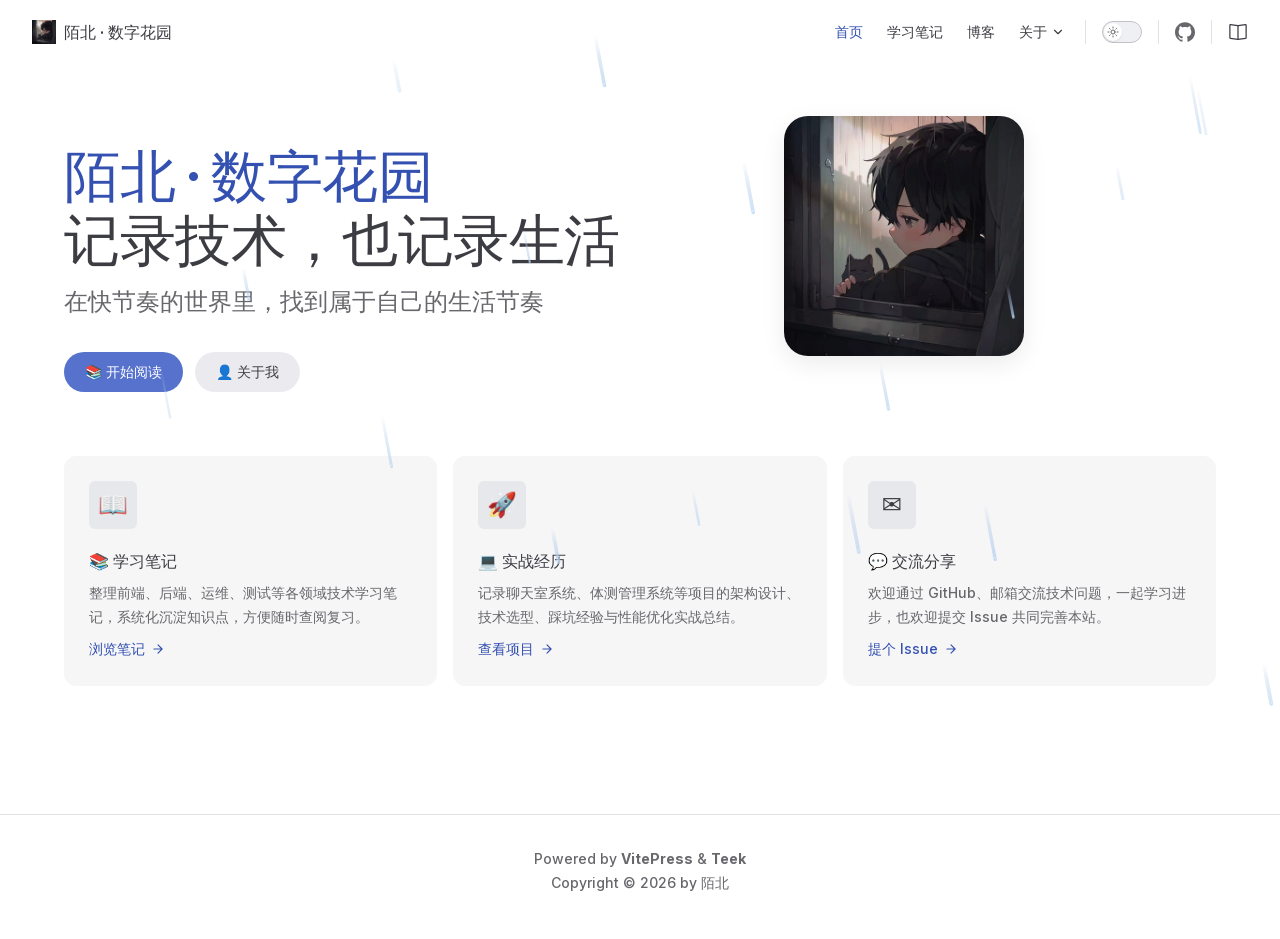
<file: index.html>
<!DOCTYPE html>
<html lang="en-US" dir="ltr">
  <head>
    <meta charset="utf-8">
    <meta name="viewport" content="width=device-width,initial-scale=1">
    <title>陌北 · 数字花园</title>
    <meta name="description" content="陌北·数字花园——记录技术，也记录生活。一名全栈开发者的个人知识沉淀平台，在快节奏的世界里，找到属于自己的生活节奏。">
    <meta name="generator" content="VitePress v1.6.4">
    <link rel="preload stylesheet" href="/assets/style.Cr7Y6RLB.css" as="style">
    <link rel="preload stylesheet" href="/vp-icons.css" as="style">
    <script type="module" src="/assets/chunks/metadata.84d7db94.js"></script>
    <script type="module" src="/assets/app.Bqwq5wIt.js"></script>
    <link rel="preload" href="/assets/inter-roman-latin.Di8DUHzh.woff2" as="font" type="font/woff2" crossorigin="">
    <link rel="modulepreload" href="/assets/chunks/theme.CwHg1GkV.js">
    <link rel="modulepreload" href="/assets/chunks/framework.Dr7VWMEP.js">
    <link rel="modulepreload" href="/assets/index.md.C4-Lpx5r.lean.js">
    <link rel="icon" type="image/png" href="image/logo.png">
    <link rel="apple-touch-icon" type="image/png" href="image/logo.png">
    <meta name="robots" content="index, follow">
    <script type="application/ld+json">{"@context":"https://schema.org","@type":"WebSite","name":"陌北 · 数字花园","description":"记录技术，也记录生活。一名全栈开发者的个人知识沉淀平台，在快节奏的世界里，找到属于自己的生活节奏。","url":"https://mobei-front.github.io/KnowledgeBase/","author":{"@type":"Person","name":"陌北","jobTitle":"全栈开发者","knowsAbout":["前端开发","Vue.js","Python","Web开发","全栈开发"],"sameAs":["https://github.com/mobei-front"]},"about":["前端开发","技术博客","学习笔记","编程教程","个人知识沉淀","后端开发","数据库","服务器"],"inLanguage":"zh-CN"}</script>
    <script id="check-dark-mode">(()=>{const e=localStorage.getItem("vitepress-theme-appearance")||"auto",a=window.matchMedia("(prefers-color-scheme: dark)").matches;(!e||e==="auto"?a:e==="dark")&&document.documentElement.classList.add("dark")})();</script>
    <script id="check-mac-os">document.documentElement.classList.toggle("mac",/Mac|iPhone|iPod|iPad/i.test(navigator.platform));</script>
  </head>
  <body><!--teleport start anchor--><div style="display:none;" class="tk-spotlight-hover tk-spotlight-hover__aside" aria-hidden="true" focusable="false"></div><!--teleport anchor-->
    <div id="app"><!--[--><!--v-if--><!--v-if--><!--v-if--><!--[--><!--v-if--><!----><!--v-if--><div class="tk-right-bottom-button tk-wallpaper-outside flx-column"><!--[--><!--]--><div title="返回顶部" class="tk-right-bottom-button__button back-top" style="--tk-progress:0;display:none;" role="button" aria-label="返回顶部" aria-valuenow="0" aria-valuemin="0" aria-valuemax="100"><i class="tk-icon" style="--icon-color-hover:var(--tk-theme-color);" aria-hidden="true"><svg
    t="1741888593841"
    class="icon"
    viewBox="0 0 1024 1024"
    version="1.1"
    xmlns="http://www.w3.org/2000/svg"
    p-id="9313"
    width="200"
    height="200"
  >
    <path
      fill="currentColor"
      d="M760.789 439.887C764.394 155.042 530.029 25.24 512 14.423c-14.423 7.21-252.394 137.014-248.789 425.464-46.873 32.451-97.352 86.536-90.14 180.282 7.21 93.746 100.957 158.648 137.014 155.042 36.056-3.605 25.239-28.845 25.239-28.845l10.817-50.479s54.084 79.324 68.507 79.324h194.704c18.028 0 68.507-79.324 68.507-79.324l10.817 50.48s-10.817 25.239 25.24 28.844c36.056 3.606 129.802-61.296 137.014-155.042 7.21-93.746-43.268-147.831-90.141-180.282zM512 436.282c-7.211 0-93.746-3.606-104.563-104.564C411.042 234.366 504.789 227.155 512 223.55c7.211 0 100.958 10.817 104.563 108.17C605.746 432.675 519.211 436.281 512 436.281z m-54.085 493.972c0 10.816-10.816 21.633-21.633 21.633-10.817 0-21.634-10.817-21.634-21.633V825.69c0-10.817 10.817-21.634 21.634-21.634s21.633 10.817 21.633 21.634v104.564z m79.325 54.084c0 10.817-10.817 21.634-21.634 21.634s-21.634-10.817-21.634-21.634V829.296c0-10.817 10.817-21.634 21.634-21.634s21.633 10.817 21.633 21.634v155.042z m72.112-79.324c0 10.817-10.817 21.634-21.634 21.634s-21.633-10.817-21.633-21.634v-75.718c0-10.817 10.816-21.634 21.633-21.634 10.817 0 21.634 10.817 21.634 21.634v75.718z m0 0"
      p-id="9314"
    ></path>
  </svg></i></div><div title="前往评论" class="tk-right-bottom-button__button" role="button" aria-label="前往评论" style="display:none;"><i class="tk-icon" style="--icon-color-hover:var(--tk-theme-color);" aria-hidden="true"><svg xmlns="http://www.w3.org/2000/svg" viewBox="0 0 1024 1024">
    <path
      fill="currentColor"
      d="M273.536 736H800a64 64 0 0 0 64-64V256a64 64 0 0 0-64-64H224a64 64 0 0 0-64 64v570.88zM296 800 147.968 918.4A32 32 0 0 1 96 893.44V256a128 128 0 0 1 128-128h576a128 128 0 0 1 128 128v416a128 128 0 0 1-128 128z"
    ></path>
    <path
      fill="currentColor"
      d="M512 499.2a51.2 51.2 0 1 1 0-102.4 51.2 51.2 0 0 1 0 102.4zm192 0a51.2 51.2 0 1 1 0-102.4 51.2 51.2 0 0 1 0 102.4zm-384 0a51.2 51.2 0 1 1 0-102.4 51.2 51.2 0 0 1 0 102.4z"
    ></path>
  </svg></i></div><!--v-if--><!--[--><!--]--></div><!--]--><div class="Layout tk-layout" data-v-262fdcd2><!--[--><!--]--><!--[--><span tabindex="-1" data-v-7284c795></span><a href="#VPContent" class="VPSkipLink visually-hidden" data-v-7284c795>Skip to content</a><!--]--><!----><header class="VPNav" data-v-262fdcd2 data-v-8ee1c63b><div class="VPNavBar" data-v-8ee1c63b data-v-74bcc737><div class="wrapper" data-v-74bcc737><div class="container" data-v-74bcc737><div class="title" data-v-74bcc737><div class="VPNavBarTitle" data-v-74bcc737 data-v-04a9aeeb><a class="title" href="/" data-v-04a9aeeb><!--[--><!--]--><!--[--><img class="VPImage logo" src="image/logo.png" alt="陌北 · 数字花园" data-v-858ed105><!--]--><span data-v-04a9aeeb>陌北 · 数字花园</span><!--[--><!--]--></a></div></div><div class="content" data-v-74bcc737><div class="content-body" data-v-74bcc737><!--[--><!--]--><div class="VPNavBarSearch search" data-v-74bcc737><!----></div><nav aria-labelledby="main-nav-aria-label" class="VPNavBarMenu menu" data-v-74bcc737 data-v-e77fc442><span id="main-nav-aria-label" class="visually-hidden" data-v-e77fc442> Main Navigation </span><!--[--><!--[--><a class="VPLink link VPNavBarMenuLink active" href="/" tabindex="0" data-v-e77fc442 data-v-e4b36659><!--[--><span data-v-e4b36659>首页</span><!--]--></a><!--]--><!--[--><a class="VPLink link VPNavBarMenuLink" href="/notes" tabindex="0" data-v-e77fc442 data-v-e4b36659><!--[--><span data-v-e4b36659>学习笔记</span><!--]--></a><!--]--><!--[--><a class="VPLink link VPNavBarMenuLink" href="/blog" tabindex="0" data-v-e77fc442 data-v-e4b36659><!--[--><span data-v-e4b36659>博客</span><!--]--></a><!--]--><!--[--><div class="VPFlyout VPNavBarMenuGroup" data-v-e77fc442 data-v-4f528093><button type="button" class="button" aria-haspopup="true" aria-expanded="false" data-v-4f528093><span class="text" data-v-4f528093><!----><span data-v-4f528093>关于</span><span class="vpi-chevron-down text-icon" data-v-4f528093></span></span></button><div class="menu" data-v-4f528093><div class="VPMenu" data-v-4f528093 data-v-26b6c809><div class="items" data-v-26b6c809><!--[--><!--[--><div class="VPMenuLink" data-v-26b6c809 data-v-6ee8758f><a class="VPLink link" href="/about-me" data-v-6ee8758f><!--[--><span data-v-6ee8758f>关于我</span><!--]--></a></div><!--]--><!--[--><div class="VPMenuLink" data-v-26b6c809 data-v-6ee8758f><a class="VPLink link" href="/about-site" data-v-6ee8758f><!--[--><span data-v-6ee8758f>关于本站</span><!--]--></a></div><!--]--><!--[--><div class="VPMenuLink" data-v-26b6c809 data-v-6ee8758f><a class="VPLink link" href="/resume" data-v-6ee8758f><!--[--><span data-v-6ee8758f>我的简历</span><!--]--></a></div><!--]--><!--]--></div><!--[--><!--]--></div></div></div><!--]--><!--]--></nav><!----><div class="VPNavBarAppearance appearance" data-v-74bcc737 data-v-6b392369><button class="VPSwitch VPSwitchAppearance" type="button" role="switch" title aria-checked="false" data-v-6b392369 data-v-38e21a6e data-v-54221425><span class="check" data-v-54221425><span class="icon" data-v-54221425><!--[--><span class="vpi-sun sun" data-v-38e21a6e></span><span class="vpi-moon moon" data-v-38e21a6e></span><!--]--></span></span></button></div><div class="VPSocialLinks VPNavBarSocialLinks social-links" data-v-74bcc737 data-v-58766a2a data-v-5c24b265><!--[--><a class="VPSocialLink no-icon" href="https://github.com/mobei-front" aria-label="github" target="_blank" rel="noopener" data-v-5c24b265 data-v-9c94ad24><span class="vpi-social-github"></span></a><!--]--></div><div class="VPFlyout VPNavBarExtra extra" data-v-74bcc737 data-v-54af8171 data-v-4f528093><button type="button" class="button" aria-haspopup="true" aria-expanded="false" aria-label="extra navigation" data-v-4f528093><span class="vpi-more-horizontal icon" data-v-4f528093></span></button><div class="menu" data-v-4f528093><div class="VPMenu" data-v-4f528093 data-v-26b6c809><!----><!--[--><!--[--><!----><div class="group" data-v-54af8171><div class="item appearance" data-v-54af8171><p class="label" data-v-54af8171>Appearance</p><div class="appearance-action" data-v-54af8171><button class="VPSwitch VPSwitchAppearance" type="button" role="switch" title aria-checked="false" data-v-54af8171 data-v-38e21a6e data-v-54221425><span class="check" data-v-54221425><span class="icon" data-v-54221425><!--[--><span class="vpi-sun sun" data-v-38e21a6e></span><span class="vpi-moon moon" data-v-38e21a6e></span><!--]--></span></span></button></div></div></div><div class="group" data-v-54af8171><div class="item social-links" data-v-54af8171><div class="VPSocialLinks social-links-list" data-v-54af8171 data-v-5c24b265><!--[--><a class="VPSocialLink no-icon" href="https://github.com/mobei-front" aria-label="github" target="_blank" rel="noopener" data-v-5c24b265 data-v-9c94ad24><span class="vpi-social-github"></span></a><!--]--></div></div></div><!--]--><!--]--></div></div></div><!--[--><!--[--><!--[--><!--[--><!--]--><!--[--><!--[--><div class="tk-theme-enhance flx-align-center"><!--[--><i class="tk-icon" style="--icon-size:20px;--icon-color-hover:var(--tk-theme-color);"><svg xmlns="http://www.w3.org/2000/svg" viewBox="0 0 1024 1024">
    <path
      fill="currentColor"
      d="m512 863.36 384-54.848v-638.72L525.568 222.72a96 96 0 0 1-27.136 0L128 169.792v638.72zM137.024 106.432l370.432 52.928a32 32 0 0 0 9.088 0l370.432-52.928A64 64 0 0 1 960 169.792v638.72a64 64 0 0 1-54.976 63.36l-388.48 55.488a32 32 0 0 1-9.088 0l-388.48-55.488A64 64 0 0 1 64 808.512v-638.72a64 64 0 0 1 73.024-63.36z"
    ></path>
    <path fill="currentColor" d="M480 192h64v704h-64z"></path>
  </svg></i><!--]--></div><!--teleport start--><!--teleport end--><!--]--><!--v-if--><!--]--><!--]--><!--]--><!--]--><button type="button" class="VPNavBarHamburger hamburger" aria-label="mobile navigation" aria-expanded="false" aria-controls="VPNavScreen" data-v-74bcc737 data-v-22ebbe49><span class="container" data-v-22ebbe49><span class="top" data-v-22ebbe49></span><span class="middle" data-v-22ebbe49></span><span class="bottom" data-v-22ebbe49></span></span></button></div></div></div></div><div class="divider" data-v-74bcc737><div class="divider-line" data-v-74bcc737></div></div></div><!----></header><!----><!----><div class="VPContent is-home" id="VPContent" data-v-262fdcd2 data-v-dbdf058b><div class="VPHome" data-v-dbdf058b data-v-914c1d9a><!--[--><!--]--><div class="VPHero has-image VPHomeHero" data-v-914c1d9a data-v-f156b944><div class="container" data-v-f156b944><div class="main" data-v-f156b944><!--[--><!--]--><!--[--><h1 class="heading" data-v-f156b944><span class="name clip" data-v-f156b944>陌北 · 数字花园</span><span class="text" data-v-f156b944>记录技术，也记录生活</span></h1><p class="tagline" data-v-f156b944>在快节奏的世界里，找到属于自己的生活节奏</p><!--]--><!--[--><!--]--><div class="actions" data-v-f156b944><!--[--><div class="action" data-v-f156b944><a class="VPButton medium brand" href="/notes" data-v-f156b944 data-v-9044137b>📚 开始阅读</a></div><div class="action" data-v-f156b944><a class="VPButton medium alt" href="/about-me" data-v-f156b944 data-v-9044137b>👤 关于我</a></div><!--]--></div><!--[--><!--]--></div><div class="image" data-v-f156b944><div class="image-container" data-v-f156b944><div class="image-bg" data-v-f156b944></div><!--[--><!--[--><img class="VPImage image-src" src="/image/logo.png" alt="陌北 · 数字花园" width="240" height="240" style="border-radius:24px;box-shadow:0 8px 24px rgba(0,0,0,0.08);" data-v-858ed105><!--]--><!--]--></div></div></div></div><!--[--><!--]--><!--[--><!--]--><div class="VPFeatures VPHomeFeatures" data-v-914c1d9a data-v-fa47c531><div class="container" data-v-fa47c531><div class="items" data-v-fa47c531><!--[--><div class="grid-3 item" data-v-fa47c531><a class="VPLink link no-icon VPFeature" href="/notes" data-v-fa47c531 data-v-53c245d6><!--[--><article class="box" data-v-53c245d6><div class="icon" data-v-53c245d6>📖</div><h2 class="title" data-v-53c245d6>📚 学习笔记</h2><p class="details" data-v-53c245d6>整理前端、后端、运维、测试等各领域技术学习笔记，系统化沉淀知识点，方便随时查阅复习。</p><div class="link-text" data-v-53c245d6><p class="link-text-value" data-v-53c245d6>浏览笔记 <span class="vpi-arrow-right link-text-icon" data-v-53c245d6></span></p></div></article><!--]--></a></div><div class="grid-3 item" data-v-fa47c531><a class="VPLink link no-icon VPFeature" href="/about-me#%E5%AE%9E%E6%88%98%E7%BB%8F%E5%8E%86" data-v-fa47c531 data-v-53c245d6><!--[--><article class="box" data-v-53c245d6><div class="icon" data-v-53c245d6>🚀</div><h2 class="title" data-v-53c245d6>💻 实战经历</h2><p class="details" data-v-53c245d6>记录聊天室系统、体测管理系统等项目的架构设计、技术选型、踩坑经验与性能优化实战总结。</p><div class="link-text" data-v-53c245d6><p class="link-text-value" data-v-53c245d6>查看项目 <span class="vpi-arrow-right link-text-icon" data-v-53c245d6></span></p></div></article><!--]--></a></div><div class="grid-3 item" data-v-fa47c531><a class="VPLink link vp-external-link-icon no-icon VPFeature" href="https://github.com/mobei-front/knowledge-base/issues" target="_blank" rel="noreferrer" data-v-fa47c531 data-v-53c245d6><!--[--><article class="box" data-v-53c245d6><div class="icon" data-v-53c245d6>✉️</div><h2 class="title" data-v-53c245d6>💬 交流分享</h2><p class="details" data-v-53c245d6>欢迎通过 GitHub、邮箱交流技术问题，一起学习进步，也欢迎提交 Issue 共同完善本站。</p><div class="link-text" data-v-53c245d6><p class="link-text-value" data-v-53c245d6>提个 Issue <span class="vpi-arrow-right link-text-icon" data-v-53c245d6></span></p></div></article><!--]--></a></div><!--]--></div></div></div><!--[--><!--[--><!--[--><!--[--><!--[--><!--]--><div class="tk-home-features vp-doc"><!--[--><!--[--><!--v-if--><!--]--><!--[--><!--v-if--><!--]--><!--[--><!--v-if--><!--]--><!--]--></div><!--[--><!--]--><!--]--><!--[--><!--]--><!--]--><!--]--><!--]--><div class="vp-doc container" style="" data-v-914c1d9a data-v-2dd93c59><!--[--><div style="position:relative;" data-v-914c1d9a><div></div></div><!--]--></div></div></div><footer class="VPFooter" data-v-262fdcd2 data-v-769afb35><div class="container" data-v-769afb35><p class="message" data-v-769afb35>
      Powered by 
      <a href="https://vitepress.dev/" target="_blank" style="font-weight: bold; text-decoration: none;">VitePress</a>
      &
      <a href="https://vp.teek.top/" target="_blank" style="font-weight: bold; text-decoration: none;">Teek</a>
    </p><p class="copyright" data-v-769afb35>Copyright © 2026 by 陌北</p></div></footer><!--[--><!--[--><!--[--><!--]--><!--v-if--><!--[--><!--]--><!--[--><!--]--><!--[--><div class="tk-footer-info tk-wallpaper-outside" role="contentinfo" aria-label="页脚信息"><!--v-if--><!--[--><!--[--><!--]--><div class="tk-footer-info__list flx-wrap-justify-center" role="list" aria-label="页脚内容"><!--[--><!--]--><!--v-if--></div><!--[--><!--]--><!--]--></div><!--]--><!--[--><!--]--><!--]--><!--[--><!--]--><!--]--></div><!--]--></div>
    
    
  </body>
</html>
</file>
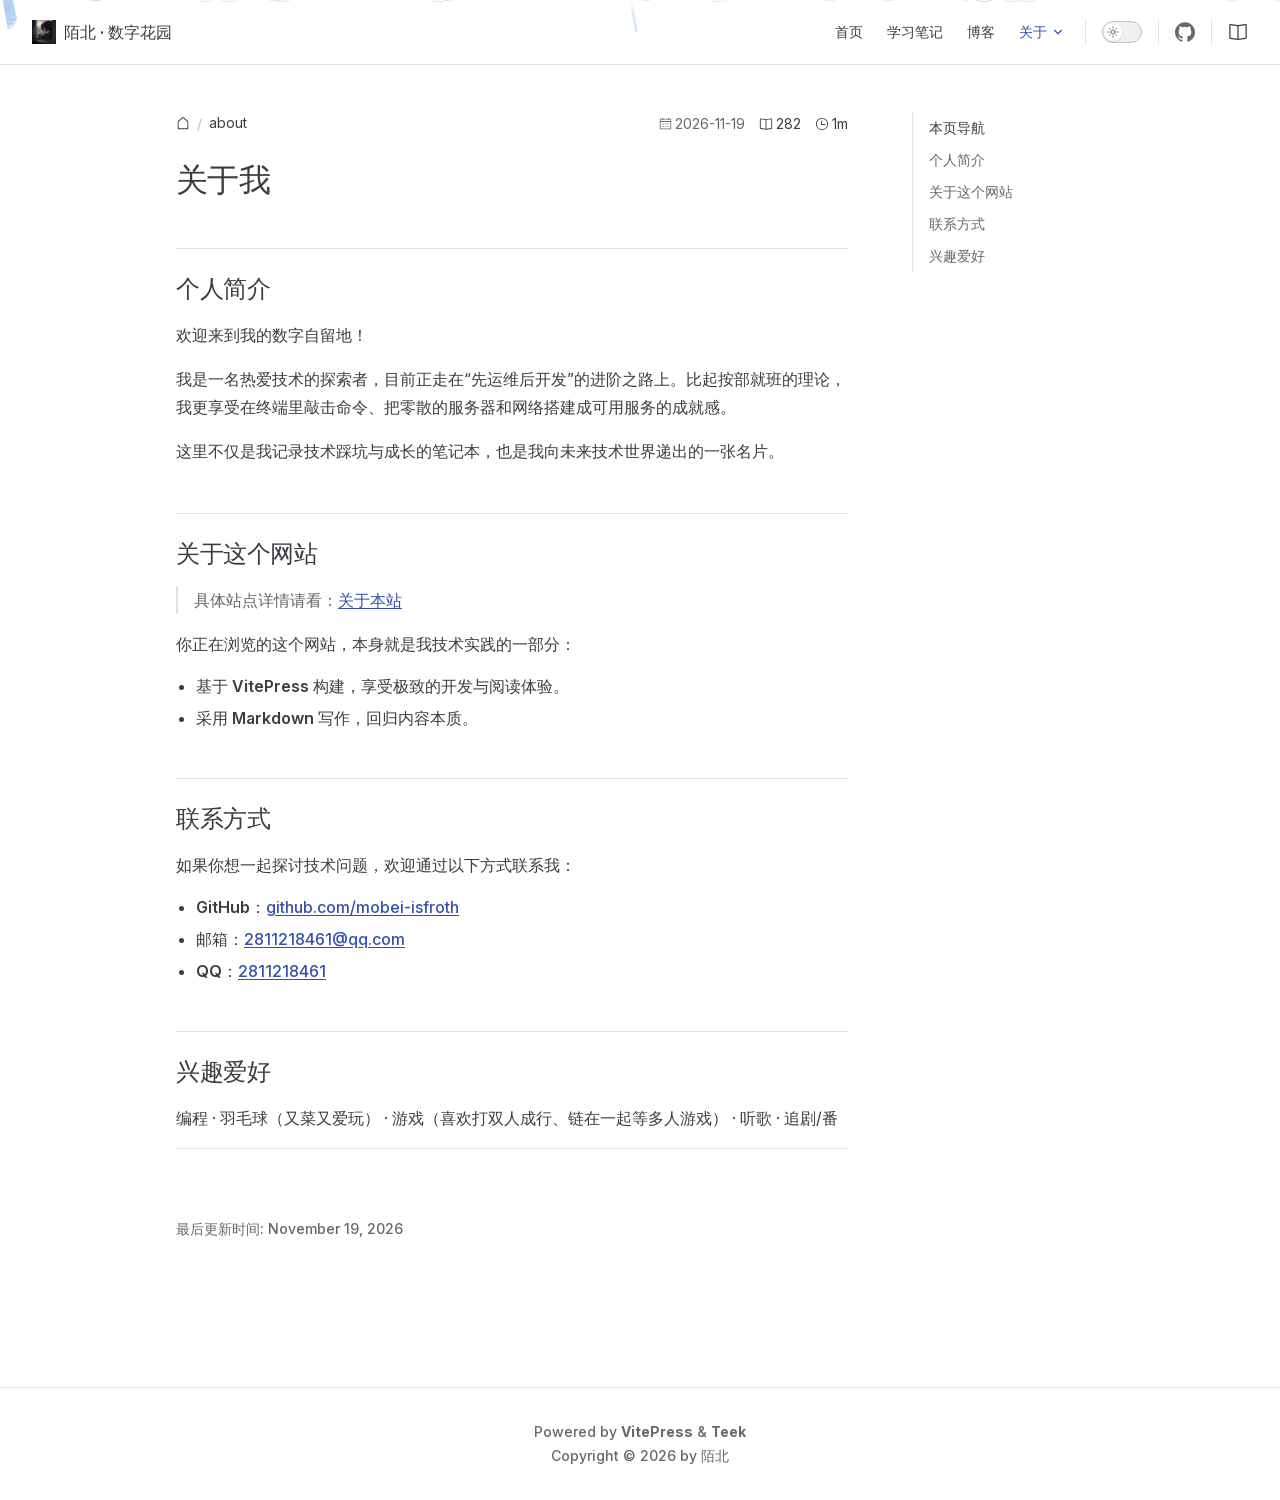
<file: about-me.html>
<!DOCTYPE html>
<html lang="en-US" dir="ltr">
  <head>
    <meta charset="utf-8">
    <meta name="viewport" content="width=device-width,initial-scale=1">
    <title>关于我 | 陌北 · 数字花园</title>
    <meta name="description" content="陌北·数字花园——记录技术，也记录生活。一名全栈开发者的个人知识沉淀平台，在快节奏的世界里，找到属于自己的生活节奏。">
    <meta name="generator" content="VitePress v1.6.4">
    <link rel="preload stylesheet" href="/assets/style.Cr7Y6RLB.css" as="style">
    <link rel="preload stylesheet" href="/vp-icons.css" as="style">
    <script type="module" src="/assets/chunks/metadata.84d7db94.js"></script>
    <script type="module" src="/assets/app.Bqwq5wIt.js"></script>
    <link rel="preload" href="/assets/inter-roman-latin.Di8DUHzh.woff2" as="font" type="font/woff2" crossorigin="">
    <link rel="modulepreload" href="/assets/chunks/theme.CwHg1GkV.js">
    <link rel="modulepreload" href="/assets/chunks/framework.Dr7VWMEP.js">
    <link rel="modulepreload" href="/assets/about-me.md.BvIaCLPA.lean.js">
    <link rel="icon" type="image/png" href="image/logo.png">
    <link rel="apple-touch-icon" type="image/png" href="image/logo.png">
    <meta name="robots" content="index, follow">
    <script type="application/ld+json">{"@context":"https://schema.org","@type":"WebSite","name":"陌北 · 数字花园","description":"记录技术，也记录生活。一名全栈开发者的个人知识沉淀平台，在快节奏的世界里，找到属于自己的生活节奏。","url":"https://mobei-front.github.io/KnowledgeBase/","author":{"@type":"Person","name":"陌北","jobTitle":"全栈开发者","knowsAbout":["前端开发","Vue.js","Python","Web开发","全栈开发"],"sameAs":["https://github.com/mobei-front"]},"about":["前端开发","技术博客","学习笔记","编程教程","个人知识沉淀","后端开发","数据库","服务器"],"inLanguage":"zh-CN"}</script>
    <script id="check-dark-mode">(()=>{const e=localStorage.getItem("vitepress-theme-appearance")||"auto",a=window.matchMedia("(prefers-color-scheme: dark)").matches;(!e||e==="auto"?a:e==="dark")&&document.documentElement.classList.add("dark")})();</script>
    <script id="check-mac-os">document.documentElement.classList.toggle("mac",/Mac|iPhone|iPod|iPad/i.test(navigator.platform));</script>
  </head>
  <body><!--teleport start anchor--><div style="display:none;" class="tk-spotlight-hover tk-spotlight-hover__aside" aria-hidden="true" focusable="false"></div><!--teleport anchor-->
    <div id="app"><!--[--><!--v-if--><!--v-if--><!--v-if--><!--[--><!--v-if--><!----><!--v-if--><div class="tk-right-bottom-button tk-wallpaper-outside flx-column"><!--[--><!--]--><div title="返回顶部" class="tk-right-bottom-button__button back-top" style="--tk-progress:0;display:none;" role="button" aria-label="返回顶部" aria-valuenow="0" aria-valuemin="0" aria-valuemax="100"><i class="tk-icon" style="--icon-color-hover:var(--tk-theme-color);" aria-hidden="true"><svg
    t="1741888593841"
    class="icon"
    viewBox="0 0 1024 1024"
    version="1.1"
    xmlns="http://www.w3.org/2000/svg"
    p-id="9313"
    width="200"
    height="200"
  >
    <path
      fill="currentColor"
      d="M760.789 439.887C764.394 155.042 530.029 25.24 512 14.423c-14.423 7.21-252.394 137.014-248.789 425.464-46.873 32.451-97.352 86.536-90.14 180.282 7.21 93.746 100.957 158.648 137.014 155.042 36.056-3.605 25.239-28.845 25.239-28.845l10.817-50.479s54.084 79.324 68.507 79.324h194.704c18.028 0 68.507-79.324 68.507-79.324l10.817 50.48s-10.817 25.239 25.24 28.844c36.056 3.606 129.802-61.296 137.014-155.042 7.21-93.746-43.268-147.831-90.141-180.282zM512 436.282c-7.211 0-93.746-3.606-104.563-104.564C411.042 234.366 504.789 227.155 512 223.55c7.211 0 100.958 10.817 104.563 108.17C605.746 432.675 519.211 436.281 512 436.281z m-54.085 493.972c0 10.816-10.816 21.633-21.633 21.633-10.817 0-21.634-10.817-21.634-21.633V825.69c0-10.817 10.817-21.634 21.634-21.634s21.633 10.817 21.633 21.634v104.564z m79.325 54.084c0 10.817-10.817 21.634-21.634 21.634s-21.634-10.817-21.634-21.634V829.296c0-10.817 10.817-21.634 21.634-21.634s21.633 10.817 21.633 21.634v155.042z m72.112-79.324c0 10.817-10.817 21.634-21.634 21.634s-21.633-10.817-21.633-21.634v-75.718c0-10.817 10.816-21.634 21.633-21.634 10.817 0 21.634 10.817 21.634 21.634v75.718z m0 0"
      p-id="9314"
    ></path>
  </svg></i></div><!--v-if--><!--v-if--><!--[--><!--]--></div><!--]--><div class="Layout tk-layout" data-v-262fdcd2><!--[--><!--]--><!--[--><span tabindex="-1" data-v-7284c795></span><a href="#VPContent" class="VPSkipLink visually-hidden" data-v-7284c795>Skip to content</a><!--]--><!----><header class="VPNav" data-v-262fdcd2 data-v-8ee1c63b><div class="VPNavBar" data-v-8ee1c63b data-v-74bcc737><div class="wrapper" data-v-74bcc737><div class="container" data-v-74bcc737><div class="title" data-v-74bcc737><div class="VPNavBarTitle" data-v-74bcc737 data-v-04a9aeeb><a class="title" href="/" data-v-04a9aeeb><!--[--><!--]--><!--[--><img class="VPImage logo" src="image/logo.png" alt="陌北 · 数字花园" data-v-858ed105><!--]--><span data-v-04a9aeeb>陌北 · 数字花园</span><!--[--><!--]--></a></div></div><div class="content" data-v-74bcc737><div class="content-body" data-v-74bcc737><!--[--><!--]--><div class="VPNavBarSearch search" data-v-74bcc737><!----></div><nav aria-labelledby="main-nav-aria-label" class="VPNavBarMenu menu" data-v-74bcc737 data-v-e77fc442><span id="main-nav-aria-label" class="visually-hidden" data-v-e77fc442> Main Navigation </span><!--[--><!--[--><a class="VPLink link VPNavBarMenuLink" href="/" tabindex="0" data-v-e77fc442 data-v-e4b36659><!--[--><span data-v-e4b36659>首页</span><!--]--></a><!--]--><!--[--><a class="VPLink link VPNavBarMenuLink" href="/notes" tabindex="0" data-v-e77fc442 data-v-e4b36659><!--[--><span data-v-e4b36659>学习笔记</span><!--]--></a><!--]--><!--[--><a class="VPLink link VPNavBarMenuLink" href="/blog" tabindex="0" data-v-e77fc442 data-v-e4b36659><!--[--><span data-v-e4b36659>博客</span><!--]--></a><!--]--><!--[--><div class="VPFlyout VPNavBarMenuGroup active" data-v-e77fc442 data-v-4f528093><button type="button" class="button" aria-haspopup="true" aria-expanded="false" data-v-4f528093><span class="text" data-v-4f528093><!----><span data-v-4f528093>关于</span><span class="vpi-chevron-down text-icon" data-v-4f528093></span></span></button><div class="menu" data-v-4f528093><div class="VPMenu" data-v-4f528093 data-v-26b6c809><div class="items" data-v-26b6c809><!--[--><!--[--><div class="VPMenuLink" data-v-26b6c809 data-v-6ee8758f><a class="VPLink link active" href="/about-me" data-v-6ee8758f><!--[--><span data-v-6ee8758f>关于我</span><!--]--></a></div><!--]--><!--[--><div class="VPMenuLink" data-v-26b6c809 data-v-6ee8758f><a class="VPLink link" href="/about-site" data-v-6ee8758f><!--[--><span data-v-6ee8758f>关于本站</span><!--]--></a></div><!--]--><!--[--><div class="VPMenuLink" data-v-26b6c809 data-v-6ee8758f><a class="VPLink link" href="/resume" data-v-6ee8758f><!--[--><span data-v-6ee8758f>我的简历</span><!--]--></a></div><!--]--><!--]--></div><!--[--><!--]--></div></div></div><!--]--><!--]--></nav><!----><div class="VPNavBarAppearance appearance" data-v-74bcc737 data-v-6b392369><button class="VPSwitch VPSwitchAppearance" type="button" role="switch" title aria-checked="false" data-v-6b392369 data-v-38e21a6e data-v-54221425><span class="check" data-v-54221425><span class="icon" data-v-54221425><!--[--><span class="vpi-sun sun" data-v-38e21a6e></span><span class="vpi-moon moon" data-v-38e21a6e></span><!--]--></span></span></button></div><div class="VPSocialLinks VPNavBarSocialLinks social-links" data-v-74bcc737 data-v-58766a2a data-v-5c24b265><!--[--><a class="VPSocialLink no-icon" href="https://github.com/mobei-front" aria-label="github" target="_blank" rel="noopener" data-v-5c24b265 data-v-9c94ad24><span class="vpi-social-github"></span></a><!--]--></div><div class="VPFlyout VPNavBarExtra extra" data-v-74bcc737 data-v-54af8171 data-v-4f528093><button type="button" class="button" aria-haspopup="true" aria-expanded="false" aria-label="extra navigation" data-v-4f528093><span class="vpi-more-horizontal icon" data-v-4f528093></span></button><div class="menu" data-v-4f528093><div class="VPMenu" data-v-4f528093 data-v-26b6c809><!----><!--[--><!--[--><!----><div class="group" data-v-54af8171><div class="item appearance" data-v-54af8171><p class="label" data-v-54af8171>Appearance</p><div class="appearance-action" data-v-54af8171><button class="VPSwitch VPSwitchAppearance" type="button" role="switch" title aria-checked="false" data-v-54af8171 data-v-38e21a6e data-v-54221425><span class="check" data-v-54221425><span class="icon" data-v-54221425><!--[--><span class="vpi-sun sun" data-v-38e21a6e></span><span class="vpi-moon moon" data-v-38e21a6e></span><!--]--></span></span></button></div></div></div><div class="group" data-v-54af8171><div class="item social-links" data-v-54af8171><div class="VPSocialLinks social-links-list" data-v-54af8171 data-v-5c24b265><!--[--><a class="VPSocialLink no-icon" href="https://github.com/mobei-front" aria-label="github" target="_blank" rel="noopener" data-v-5c24b265 data-v-9c94ad24><span class="vpi-social-github"></span></a><!--]--></div></div></div><!--]--><!--]--></div></div></div><!--[--><!--[--><!--[--><!--[--><!--]--><!--[--><!--[--><div class="tk-theme-enhance flx-align-center"><!--[--><i class="tk-icon" style="--icon-size:20px;--icon-color-hover:var(--tk-theme-color);"><svg xmlns="http://www.w3.org/2000/svg" viewBox="0 0 1024 1024">
    <path
      fill="currentColor"
      d="m512 863.36 384-54.848v-638.72L525.568 222.72a96 96 0 0 1-27.136 0L128 169.792v638.72zM137.024 106.432l370.432 52.928a32 32 0 0 0 9.088 0l370.432-52.928A64 64 0 0 1 960 169.792v638.72a64 64 0 0 1-54.976 63.36l-388.48 55.488a32 32 0 0 1-9.088 0l-388.48-55.488A64 64 0 0 1 64 808.512v-638.72a64 64 0 0 1 73.024-63.36z"
    ></path>
    <path fill="currentColor" d="M480 192h64v704h-64z"></path>
  </svg></i><!--]--></div><!--teleport start--><!--teleport end--><!--]--><!--v-if--><!--]--><!--]--><!--]--><!--]--><button type="button" class="VPNavBarHamburger hamburger" aria-label="mobile navigation" aria-expanded="false" aria-controls="VPNavScreen" data-v-74bcc737 data-v-22ebbe49><span class="container" data-v-22ebbe49><span class="top" data-v-22ebbe49></span><span class="middle" data-v-22ebbe49></span><span class="bottom" data-v-22ebbe49></span></span></button></div></div></div></div><div class="divider" data-v-74bcc737><div class="divider-line" data-v-74bcc737></div></div></div><!----></header><div class="VPLocalNav empty fixed" data-v-262fdcd2 data-v-c4c29097><div class="container" data-v-c4c29097><!----><div class="VPLocalNavOutlineDropdown" style="--vp-vh:0px;" data-v-c4c29097 data-v-fcc3a718><button data-v-fcc3a718>Return to top</button><!----></div></div></div><!----><div class="VPContent" id="VPContent" data-v-262fdcd2 data-v-dbdf058b><div class="VPDoc has-aside" data-v-dbdf058b data-v-911bce81><!--[--><!--]--><div class="container" data-v-911bce81><div class="aside" data-v-911bce81><div class="aside-curtain" data-v-911bce81></div><div class="aside-container" data-v-911bce81><div class="aside-content" data-v-911bce81><div class="VPDocAside" data-v-911bce81 data-v-ba57fc94><!--[--><!--]--><!--[--><!--]--><nav aria-labelledby="doc-outline-aria-label" class="VPDocAsideOutline" data-v-ba57fc94 data-v-2b7cd9e9><div class="content" data-v-2b7cd9e9><div class="outline-marker" data-v-2b7cd9e9></div><div aria-level="2" class="outline-title" id="doc-outline-aria-label" role="heading" data-v-2b7cd9e9>本页导航</div><ul class="VPDocOutlineItem root" data-v-2b7cd9e9 data-v-91bbf717><!--[--><!--]--></ul></div></nav><!--[--><!--]--><div class="spacer" data-v-ba57fc94></div><!--[--><!--]--><!----><!--[--><!--]--><!--[--><!--]--></div></div></div></div><div class="content" data-v-911bce81><div class="content-container" data-v-911bce81><!--[--><!--[--><!--[--><!--[--><!----><!--]--><!--[--><!--[--><!--]--><div class="tk-article-analyze flx-justify-between" aria-label="文章分析"><div class="tk-article-breadcrumb" role="navigation" aria-label="文章面包屑"><div class="tk-breadcrumb" role="navigation" aria-label="面包屑"><!--[--><span class="tk-breadcrumb__item"><span class="tk-breadcrumb__inner" role="link"><!--[--><a href="/" title="首页" class="home hover-color" aria-label="首页"><i class="tk-icon" style="--icon-color-hover:var(--tk-theme-color);" aria-hidden="true"><svg xmlns="http://www.w3.org/2000/svg" viewBox="0 0 1024 1024">
    <path
      fill="currentColor"
      d="M192 413.952V896h640V413.952L512 147.328zM139.52 374.4l352-293.312a32 32 0 0 1 40.96 0l352 293.312A32 32 0 0 1 896 398.976V928a32 32 0 0 1-32 32H160a32 32 0 0 1-32-32V398.976a32 32 0 0 1 11.52-24.576"
    ></path>
  </svg></i></a><!--]--></span><span class="tk-breadcrumb__separator" role="presentation">/</span></span><!--[--><span class="tk-breadcrumb__item"><span class="tk-breadcrumb__inner" role="link"><!--[--><span href title="about" class="" aria-label="about">about</span><!--]--></span><span class="tk-breadcrumb__separator" role="presentation">/</span></span><!--]--><!--]--></div></div><div class="tk-article-analyze__wrapper flx-align-center"><div class="tk-article-info article" role="group" aria-label="文章信息"><!--[--><!--[--><!--v-if--><!--]--><!--[--><span class="tk-article-info__item" role="group" aria-label="创建时间"><i class="tk-icon tk-article-info__icon" style="--icon-color-hover:var(--tk-theme-color);" aria-hidden="true"><svg xmlns="http://www.w3.org/2000/svg" viewBox="0 0 1024 1024">
  <path
    fill="currentColor"
    d="M128 384v512h768V192H768v32a32 32 0 1 1-64 0v-32H320v32a32 32 0 0 1-64 0v-32H128v128h768v64zm192-256h384V96a32 32 0 1 1 64 0v32h160a32 32 0 0 1 32 32v768a32 32 0 0 1-32 32H96a32 32 0 0 1-32-32V160a32 32 0 0 1 32-32h160V96a32 32 0 0 1 64 0zm-32 384h64a32 32 0 0 1 0 64h-64a32 32 0 0 1 0-64m0 192h64a32 32 0 1 1 0 64h-64a32 32 0 1 1 0-64m192-192h64a32 32 0 0 1 0 64h-64a32 32 0 0 1 0-64m0 192h64a32 32 0 1 1 0 64h-64a32 32 0 1 1 0-64m192-192h64a32 32 0 1 1 0 64h-64a32 32 0 1 1 0-64m0 192h64a32 32 0 1 1 0 64h-64a32 32 0 1 1 0-64"
  ></path>
</svg></i><a title="创建时间" class="hover-color" aria-label="2026-11-19">2026-11-19</a></span><!--]--><!--[--><!--v-if--><!--]--><!--[--><!--v-if--><!--]--><!--[--><!--v-if--><!--]--><!--]--><!--[--><!--]--></div><div class="flx-center"><i class="tk-icon" style="--icon-color-hover:var(--tk-theme-color);" aria-hidden="true"><svg xmlns="http://www.w3.org/2000/svg" viewBox="0 0 1024 1024">
    <path
      fill="currentColor"
      d="m512 863.36 384-54.848v-638.72L525.568 222.72a96 96 0 0 1-27.136 0L128 169.792v638.72zM137.024 106.432l370.432 52.928a32 32 0 0 0 9.088 0l370.432-52.928A64 64 0 0 1 960 169.792v638.72a64 64 0 0 1-54.976 63.36l-388.48 55.488a32 32 0 0 1-9.088 0l-388.48-55.488A64 64 0 0 1 64 808.512v-638.72a64 64 0 0 1 73.024-63.36z"
    ></path>
    <path fill="currentColor" d="M480 192h64v704h-64z"></path>
  </svg></i><a title="文章字数" class="hover-color" aria-label="文章字数">282</a></div><div class="flx-center"><i class="tk-icon" style="--icon-color-hover:var(--tk-theme-color);"><svg xmlns="http://www.w3.org/2000/svg" viewBox="0 0 1024 1024">
    <path
      fill="currentColor"
      d="M512 896a384 384 0 1 0 0-768 384 384 0 0 0 0 768m0 64a448 448 0 1 1 0-896 448 448 0 0 1 0 896"
    ></path>
    <path fill="currentColor" d="M480 256a32 32 0 0 1 32 32v256a32 32 0 0 1-64 0V288a32 32 0 0 1 32-32"></path>
    <path fill="currentColor" d="M480 512h256q32 0 32 32t-32 32H480q-32 0-32-32t32-32"></path>
  </svg></i><a title="预计阅读时长" class="hover-color" aria-label="预计阅读时长">1m</a></div><!--v-if--></div></div><!--[--><!--]--><!--]--><!----><!----><!----><!--v-if--><!--v-if--><!--]--><!--]--><!--]--><main class="main" data-v-911bce81><div style="position:relative;" class="vp-doc _about-me" data-v-911bce81><div><h1 id="关于我" tabindex="-1">关于我 <a class="header-anchor" href="#关于我" aria-label="Permalink to &quot;关于我&quot;">​</a></h1><h2 id="个人简介" tabindex="-1">个人简介 <a class="header-anchor" href="#个人简介" aria-label="Permalink to &quot;个人简介&quot;">​</a></h2><p>欢迎来到我的数字自留地！</p><p>我是一名热爱技术的探索者，目前正走在“先运维后开发”的进阶之路上。比起按部就班的理论，我更享受在终端里敲击命令、把零散的服务器和网络搭建成可用服务的成就感。</p><p>这里不仅是我记录技术踩坑与成长的笔记本，也是我向未来技术世界递出的一张名片。</p><h2 id="关于这个网站" tabindex="-1">关于这个网站 <a class="header-anchor" href="#关于这个网站" aria-label="Permalink to &quot;关于这个网站&quot;">​</a></h2><blockquote><p>具体站点详情请看：<a href="/about-site">关于本站</a></p></blockquote><p>你正在浏览的这个网站，本身就是我技术实践的一部分：</p><ul><li>基于 <strong>VitePress</strong> 构建，享受极致的开发与阅读体验。</li><li>采用 <strong>Markdown</strong> 写作，回归内容本质。</li></ul><h2 id="联系方式" tabindex="-1">联系方式 <a class="header-anchor" href="#联系方式" aria-label="Permalink to &quot;联系方式&quot;">​</a></h2><p>如果你想一起探讨技术问题，欢迎通过以下方式联系我：</p><ul><li><strong>GitHub</strong>：<a href="https://github.com/mobei-isfroth" target="_blank" rel="noreferrer">github.com/mobei-isfroth</a></li><li><strong>邮箱</strong>：<a href="mailto:2811218461@qq.com" target="_blank" rel="noreferrer">2811218461@qq.com</a></li><li><strong>QQ</strong>：<a href="https://im.qq.com" target="_blank" rel="noreferrer">2811218461</a></li></ul><h2 id="兴趣爱好" tabindex="-1">兴趣爱好 <a class="header-anchor" href="#兴趣爱好" aria-label="Permalink to &quot;兴趣爱好&quot;">​</a></h2><p>编程 · 羽毛球（又菜又爱玩） · 游戏（喜欢打双人成行、链在一起等多人游戏） · 听歌 · 追剧/番</p><hr></div></div></main><footer class="VPDocFooter" data-v-911bce81 data-v-dd04cb75><!--[--><!--]--><div class="edit-info" data-v-dd04cb75><!----><div class="last-updated" data-v-dd04cb75><p class="VPLastUpdated" data-v-dd04cb75 data-v-980187b0>最后更新时间: <time datetime="2026-11-19T13:28:29.000Z" data-v-980187b0></time></p></div></div><!----></footer><!--[--><!--]--></div></div></div><!--[--><!--]--></div></div><footer class="VPFooter" data-v-262fdcd2 data-v-769afb35><div class="container" data-v-769afb35><p class="message" data-v-769afb35>
      Powered by 
      <a href="https://vitepress.dev/" target="_blank" style="font-weight: bold; text-decoration: none;">VitePress</a>
      &
      <a href="https://vp.teek.top/" target="_blank" style="font-weight: bold; text-decoration: none;">Teek</a>
    </p><p class="copyright" data-v-769afb35>Copyright © 2026 by 陌北</p></div></footer><!--[--><!--]--></div><!--]--></div>
    
    
  </body>
</html>
</file>
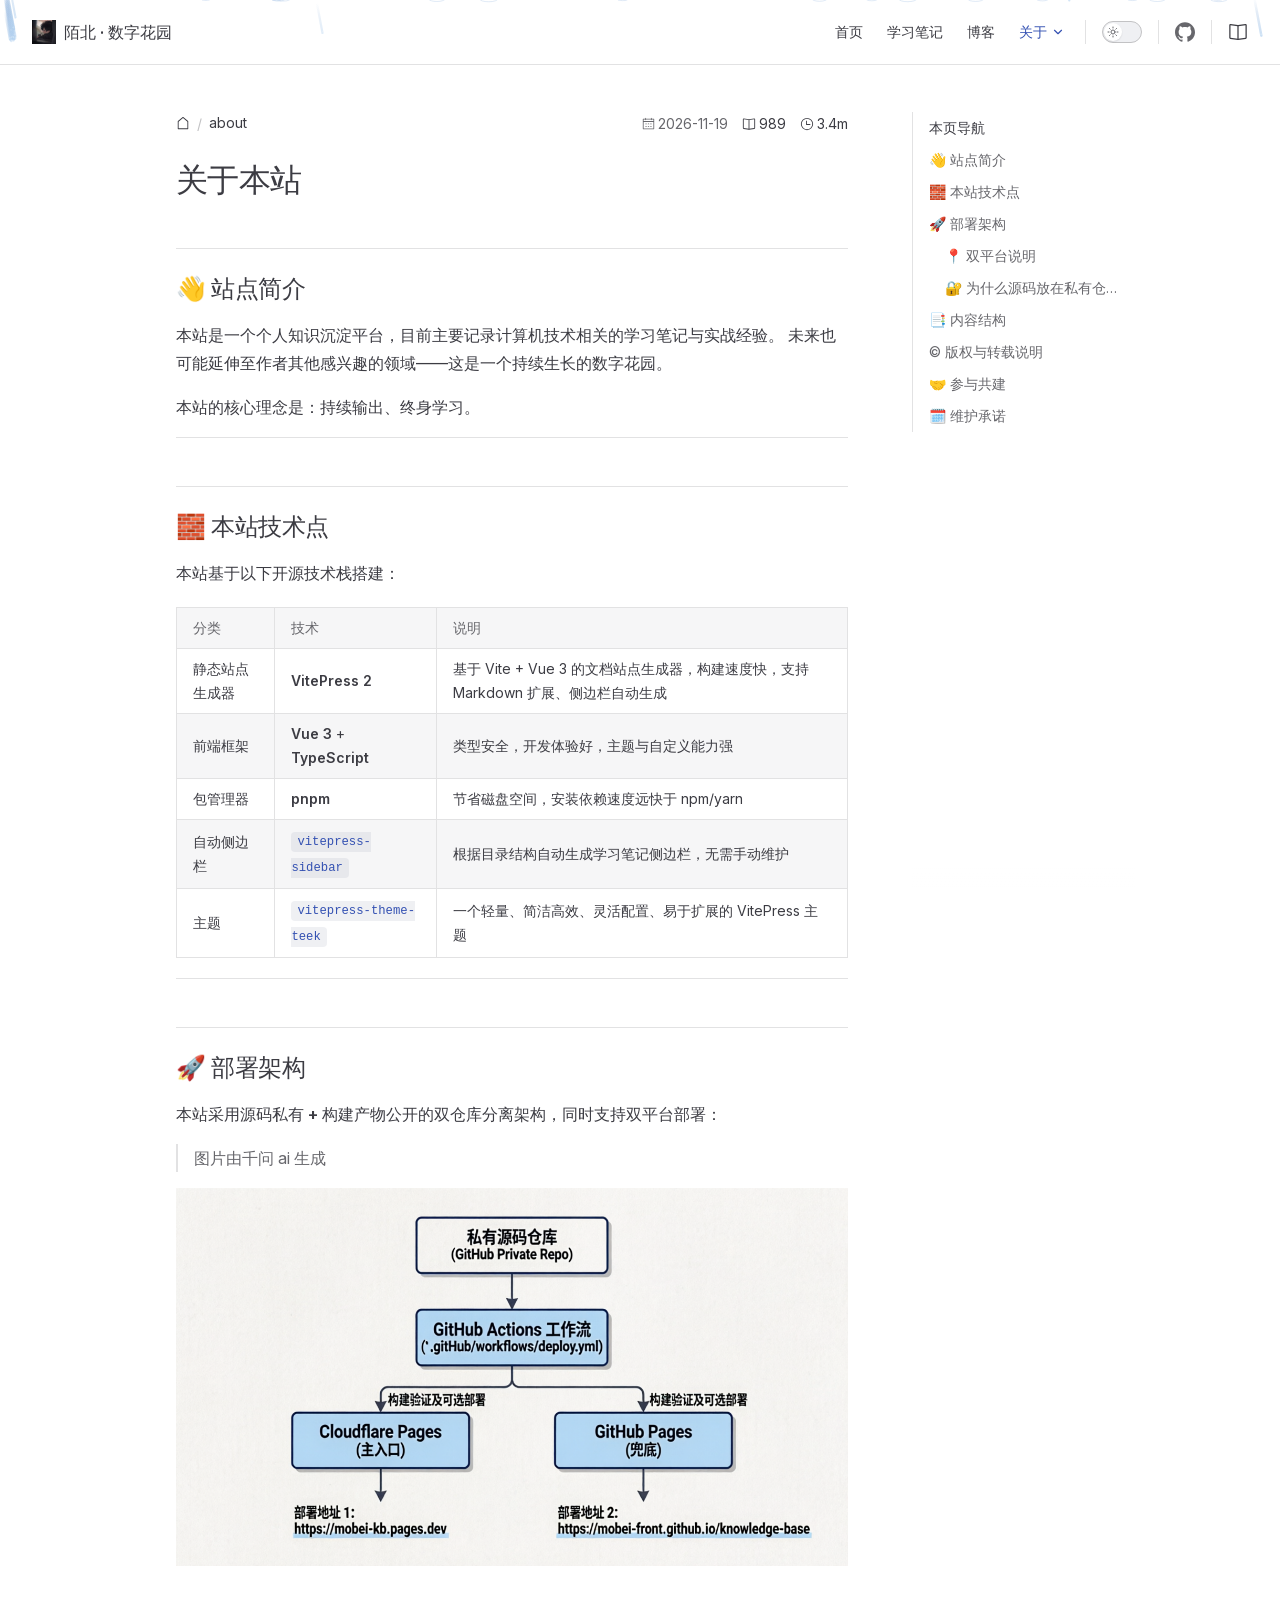
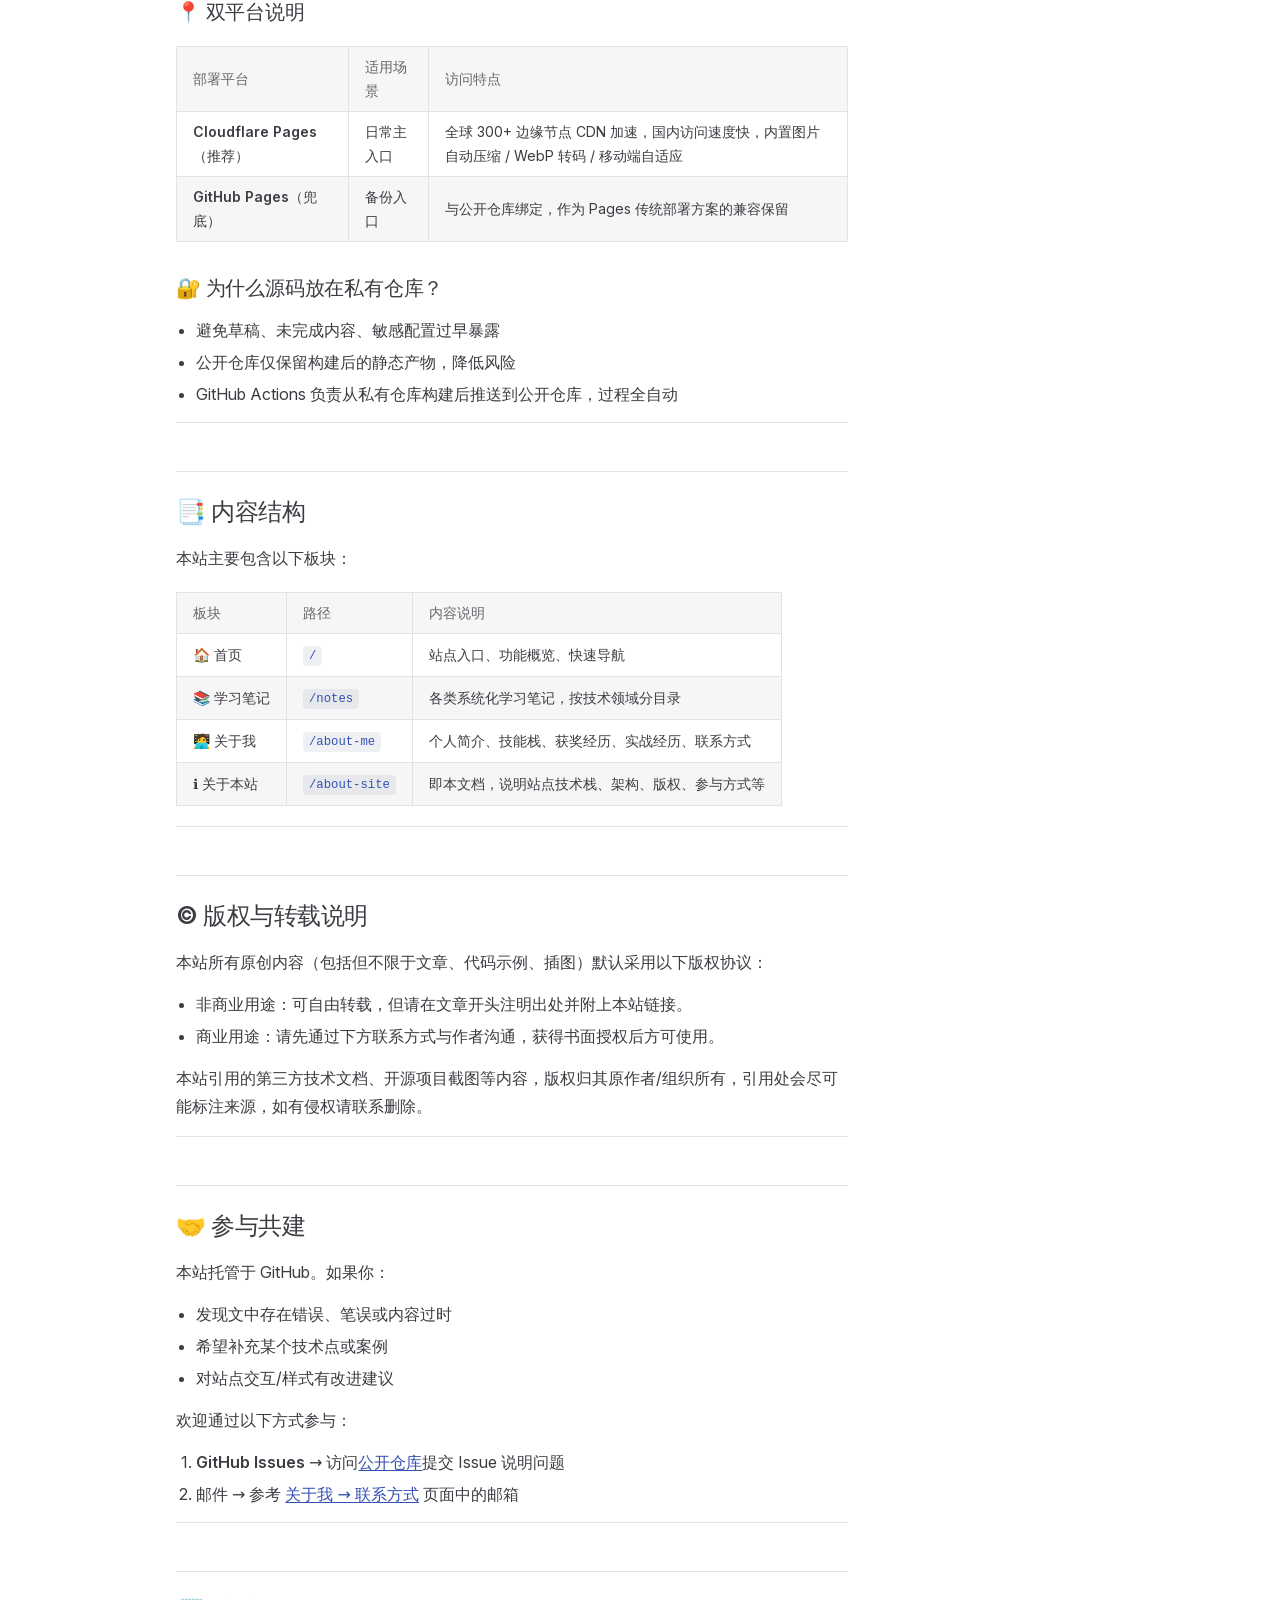
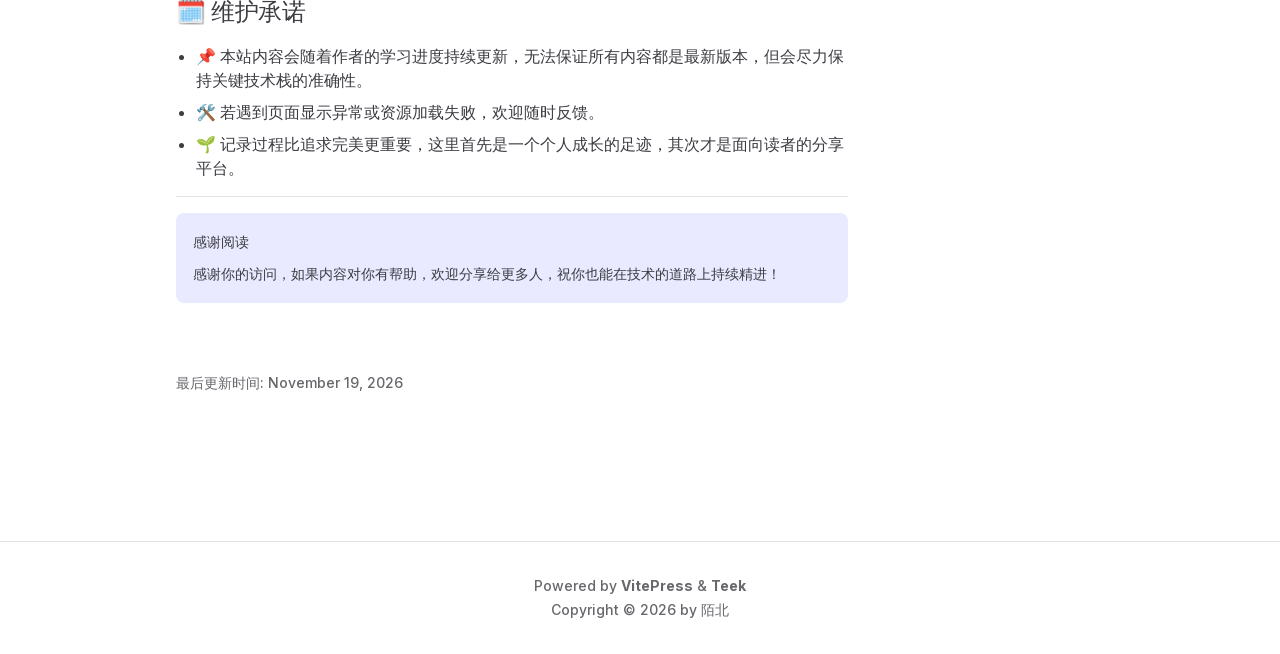
<file: about-site.html>
<!DOCTYPE html>
<html lang="en-US" dir="ltr">
  <head>
    <meta charset="utf-8">
    <meta name="viewport" content="width=device-width,initial-scale=1">
    <title>关于本站 | 陌北 · 数字花园</title>
    <meta name="description" content="陌北·数字花园——记录技术，也记录生活。一名全栈开发者的个人知识沉淀平台，在快节奏的世界里，找到属于自己的生活节奏。">
    <meta name="generator" content="VitePress v1.6.4">
    <link rel="preload stylesheet" href="/assets/style.Cr7Y6RLB.css" as="style">
    <link rel="preload stylesheet" href="/vp-icons.css" as="style">
    <script type="module" src="/assets/chunks/metadata.84d7db94.js"></script>
    <script type="module" src="/assets/app.Bqwq5wIt.js"></script>
    <link rel="preload" href="/assets/inter-roman-latin.Di8DUHzh.woff2" as="font" type="font/woff2" crossorigin="">
    <link rel="modulepreload" href="/assets/chunks/theme.CwHg1GkV.js">
    <link rel="modulepreload" href="/assets/chunks/framework.Dr7VWMEP.js">
    <link rel="modulepreload" href="/assets/about-site.md.CqM_KkZR.lean.js">
    <link rel="icon" type="image/png" href="image/logo.png">
    <link rel="apple-touch-icon" type="image/png" href="image/logo.png">
    <meta name="robots" content="index, follow">
    <script type="application/ld+json">{"@context":"https://schema.org","@type":"WebSite","name":"陌北 · 数字花园","description":"记录技术，也记录生活。一名全栈开发者的个人知识沉淀平台，在快节奏的世界里，找到属于自己的生活节奏。","url":"https://mobei-front.github.io/KnowledgeBase/","author":{"@type":"Person","name":"陌北","jobTitle":"全栈开发者","knowsAbout":["前端开发","Vue.js","Python","Web开发","全栈开发"],"sameAs":["https://github.com/mobei-front"]},"about":["前端开发","技术博客","学习笔记","编程教程","个人知识沉淀","后端开发","数据库","服务器"],"inLanguage":"zh-CN"}</script>
    <script id="check-dark-mode">(()=>{const e=localStorage.getItem("vitepress-theme-appearance")||"auto",a=window.matchMedia("(prefers-color-scheme: dark)").matches;(!e||e==="auto"?a:e==="dark")&&document.documentElement.classList.add("dark")})();</script>
    <script id="check-mac-os">document.documentElement.classList.toggle("mac",/Mac|iPhone|iPod|iPad/i.test(navigator.platform));</script>
  </head>
  <body><!--teleport start anchor--><div style="display:none;" class="tk-spotlight-hover tk-spotlight-hover__aside" aria-hidden="true" focusable="false"></div><!--teleport anchor-->
    <div id="app"><!--[--><!--v-if--><!--v-if--><!--v-if--><!--[--><!--v-if--><!----><!--v-if--><div class="tk-right-bottom-button tk-wallpaper-outside flx-column"><!--[--><!--]--><div title="返回顶部" class="tk-right-bottom-button__button back-top" style="--tk-progress:0;display:none;" role="button" aria-label="返回顶部" aria-valuenow="0" aria-valuemin="0" aria-valuemax="100"><i class="tk-icon" style="--icon-color-hover:var(--tk-theme-color);" aria-hidden="true"><svg
    t="1741888593841"
    class="icon"
    viewBox="0 0 1024 1024"
    version="1.1"
    xmlns="http://www.w3.org/2000/svg"
    p-id="9313"
    width="200"
    height="200"
  >
    <path
      fill="currentColor"
      d="M760.789 439.887C764.394 155.042 530.029 25.24 512 14.423c-14.423 7.21-252.394 137.014-248.789 425.464-46.873 32.451-97.352 86.536-90.14 180.282 7.21 93.746 100.957 158.648 137.014 155.042 36.056-3.605 25.239-28.845 25.239-28.845l10.817-50.479s54.084 79.324 68.507 79.324h194.704c18.028 0 68.507-79.324 68.507-79.324l10.817 50.48s-10.817 25.239 25.24 28.844c36.056 3.606 129.802-61.296 137.014-155.042 7.21-93.746-43.268-147.831-90.141-180.282zM512 436.282c-7.211 0-93.746-3.606-104.563-104.564C411.042 234.366 504.789 227.155 512 223.55c7.211 0 100.958 10.817 104.563 108.17C605.746 432.675 519.211 436.281 512 436.281z m-54.085 493.972c0 10.816-10.816 21.633-21.633 21.633-10.817 0-21.634-10.817-21.634-21.633V825.69c0-10.817 10.817-21.634 21.634-21.634s21.633 10.817 21.633 21.634v104.564z m79.325 54.084c0 10.817-10.817 21.634-21.634 21.634s-21.634-10.817-21.634-21.634V829.296c0-10.817 10.817-21.634 21.634-21.634s21.633 10.817 21.633 21.634v155.042z m72.112-79.324c0 10.817-10.817 21.634-21.634 21.634s-21.633-10.817-21.633-21.634v-75.718c0-10.817 10.816-21.634 21.633-21.634 10.817 0 21.634 10.817 21.634 21.634v75.718z m0 0"
      p-id="9314"
    ></path>
  </svg></i></div><!--v-if--><!--v-if--><!--[--><!--]--></div><!--]--><div class="Layout tk-layout" data-v-262fdcd2><!--[--><!--]--><!--[--><span tabindex="-1" data-v-7284c795></span><a href="#VPContent" class="VPSkipLink visually-hidden" data-v-7284c795>Skip to content</a><!--]--><!----><header class="VPNav" data-v-262fdcd2 data-v-8ee1c63b><div class="VPNavBar" data-v-8ee1c63b data-v-74bcc737><div class="wrapper" data-v-74bcc737><div class="container" data-v-74bcc737><div class="title" data-v-74bcc737><div class="VPNavBarTitle" data-v-74bcc737 data-v-04a9aeeb><a class="title" href="/" data-v-04a9aeeb><!--[--><!--]--><!--[--><img class="VPImage logo" src="image/logo.png" alt="陌北 · 数字花园" data-v-858ed105><!--]--><span data-v-04a9aeeb>陌北 · 数字花园</span><!--[--><!--]--></a></div></div><div class="content" data-v-74bcc737><div class="content-body" data-v-74bcc737><!--[--><!--]--><div class="VPNavBarSearch search" data-v-74bcc737><!----></div><nav aria-labelledby="main-nav-aria-label" class="VPNavBarMenu menu" data-v-74bcc737 data-v-e77fc442><span id="main-nav-aria-label" class="visually-hidden" data-v-e77fc442> Main Navigation </span><!--[--><!--[--><a class="VPLink link VPNavBarMenuLink" href="/" tabindex="0" data-v-e77fc442 data-v-e4b36659><!--[--><span data-v-e4b36659>首页</span><!--]--></a><!--]--><!--[--><a class="VPLink link VPNavBarMenuLink" href="/notes" tabindex="0" data-v-e77fc442 data-v-e4b36659><!--[--><span data-v-e4b36659>学习笔记</span><!--]--></a><!--]--><!--[--><a class="VPLink link VPNavBarMenuLink" href="/blog" tabindex="0" data-v-e77fc442 data-v-e4b36659><!--[--><span data-v-e4b36659>博客</span><!--]--></a><!--]--><!--[--><div class="VPFlyout VPNavBarMenuGroup active" data-v-e77fc442 data-v-4f528093><button type="button" class="button" aria-haspopup="true" aria-expanded="false" data-v-4f528093><span class="text" data-v-4f528093><!----><span data-v-4f528093>关于</span><span class="vpi-chevron-down text-icon" data-v-4f528093></span></span></button><div class="menu" data-v-4f528093><div class="VPMenu" data-v-4f528093 data-v-26b6c809><div class="items" data-v-26b6c809><!--[--><!--[--><div class="VPMenuLink" data-v-26b6c809 data-v-6ee8758f><a class="VPLink link" href="/about-me" data-v-6ee8758f><!--[--><span data-v-6ee8758f>关于我</span><!--]--></a></div><!--]--><!--[--><div class="VPMenuLink" data-v-26b6c809 data-v-6ee8758f><a class="VPLink link active" href="/about-site" data-v-6ee8758f><!--[--><span data-v-6ee8758f>关于本站</span><!--]--></a></div><!--]--><!--[--><div class="VPMenuLink" data-v-26b6c809 data-v-6ee8758f><a class="VPLink link" href="/resume" data-v-6ee8758f><!--[--><span data-v-6ee8758f>我的简历</span><!--]--></a></div><!--]--><!--]--></div><!--[--><!--]--></div></div></div><!--]--><!--]--></nav><!----><div class="VPNavBarAppearance appearance" data-v-74bcc737 data-v-6b392369><button class="VPSwitch VPSwitchAppearance" type="button" role="switch" title aria-checked="false" data-v-6b392369 data-v-38e21a6e data-v-54221425><span class="check" data-v-54221425><span class="icon" data-v-54221425><!--[--><span class="vpi-sun sun" data-v-38e21a6e></span><span class="vpi-moon moon" data-v-38e21a6e></span><!--]--></span></span></button></div><div class="VPSocialLinks VPNavBarSocialLinks social-links" data-v-74bcc737 data-v-58766a2a data-v-5c24b265><!--[--><a class="VPSocialLink no-icon" href="https://github.com/mobei-front" aria-label="github" target="_blank" rel="noopener" data-v-5c24b265 data-v-9c94ad24><span class="vpi-social-github"></span></a><!--]--></div><div class="VPFlyout VPNavBarExtra extra" data-v-74bcc737 data-v-54af8171 data-v-4f528093><button type="button" class="button" aria-haspopup="true" aria-expanded="false" aria-label="extra navigation" data-v-4f528093><span class="vpi-more-horizontal icon" data-v-4f528093></span></button><div class="menu" data-v-4f528093><div class="VPMenu" data-v-4f528093 data-v-26b6c809><!----><!--[--><!--[--><!----><div class="group" data-v-54af8171><div class="item appearance" data-v-54af8171><p class="label" data-v-54af8171>Appearance</p><div class="appearance-action" data-v-54af8171><button class="VPSwitch VPSwitchAppearance" type="button" role="switch" title aria-checked="false" data-v-54af8171 data-v-38e21a6e data-v-54221425><span class="check" data-v-54221425><span class="icon" data-v-54221425><!--[--><span class="vpi-sun sun" data-v-38e21a6e></span><span class="vpi-moon moon" data-v-38e21a6e></span><!--]--></span></span></button></div></div></div><div class="group" data-v-54af8171><div class="item social-links" data-v-54af8171><div class="VPSocialLinks social-links-list" data-v-54af8171 data-v-5c24b265><!--[--><a class="VPSocialLink no-icon" href="https://github.com/mobei-front" aria-label="github" target="_blank" rel="noopener" data-v-5c24b265 data-v-9c94ad24><span class="vpi-social-github"></span></a><!--]--></div></div></div><!--]--><!--]--></div></div></div><!--[--><!--[--><!--[--><!--[--><!--]--><!--[--><!--[--><div class="tk-theme-enhance flx-align-center"><!--[--><i class="tk-icon" style="--icon-size:20px;--icon-color-hover:var(--tk-theme-color);"><svg xmlns="http://www.w3.org/2000/svg" viewBox="0 0 1024 1024">
    <path
      fill="currentColor"
      d="m512 863.36 384-54.848v-638.72L525.568 222.72a96 96 0 0 1-27.136 0L128 169.792v638.72zM137.024 106.432l370.432 52.928a32 32 0 0 0 9.088 0l370.432-52.928A64 64 0 0 1 960 169.792v638.72a64 64 0 0 1-54.976 63.36l-388.48 55.488a32 32 0 0 1-9.088 0l-388.48-55.488A64 64 0 0 1 64 808.512v-638.72a64 64 0 0 1 73.024-63.36z"
    ></path>
    <path fill="currentColor" d="M480 192h64v704h-64z"></path>
  </svg></i><!--]--></div><!--teleport start--><!--teleport end--><!--]--><!--v-if--><!--]--><!--]--><!--]--><!--]--><button type="button" class="VPNavBarHamburger hamburger" aria-label="mobile navigation" aria-expanded="false" aria-controls="VPNavScreen" data-v-74bcc737 data-v-22ebbe49><span class="container" data-v-22ebbe49><span class="top" data-v-22ebbe49></span><span class="middle" data-v-22ebbe49></span><span class="bottom" data-v-22ebbe49></span></span></button></div></div></div></div><div class="divider" data-v-74bcc737><div class="divider-line" data-v-74bcc737></div></div></div><!----></header><div class="VPLocalNav empty fixed" data-v-262fdcd2 data-v-c4c29097><div class="container" data-v-c4c29097><!----><div class="VPLocalNavOutlineDropdown" style="--vp-vh:0px;" data-v-c4c29097 data-v-fcc3a718><button data-v-fcc3a718>Return to top</button><!----></div></div></div><!----><div class="VPContent" id="VPContent" data-v-262fdcd2 data-v-dbdf058b><div class="VPDoc has-aside" data-v-dbdf058b data-v-911bce81><!--[--><!--]--><div class="container" data-v-911bce81><div class="aside" data-v-911bce81><div class="aside-curtain" data-v-911bce81></div><div class="aside-container" data-v-911bce81><div class="aside-content" data-v-911bce81><div class="VPDocAside" data-v-911bce81 data-v-ba57fc94><!--[--><!--]--><!--[--><!--]--><nav aria-labelledby="doc-outline-aria-label" class="VPDocAsideOutline" data-v-ba57fc94 data-v-2b7cd9e9><div class="content" data-v-2b7cd9e9><div class="outline-marker" data-v-2b7cd9e9></div><div aria-level="2" class="outline-title" id="doc-outline-aria-label" role="heading" data-v-2b7cd9e9>本页导航</div><ul class="VPDocOutlineItem root" data-v-2b7cd9e9 data-v-91bbf717><!--[--><!--]--></ul></div></nav><!--[--><!--]--><div class="spacer" data-v-ba57fc94></div><!--[--><!--]--><!----><!--[--><!--]--><!--[--><!--]--></div></div></div></div><div class="content" data-v-911bce81><div class="content-container" data-v-911bce81><!--[--><!--[--><!--[--><!--[--><!----><!--]--><!--[--><!--[--><!--]--><div class="tk-article-analyze flx-justify-between" aria-label="文章分析"><div class="tk-article-breadcrumb" role="navigation" aria-label="文章面包屑"><div class="tk-breadcrumb" role="navigation" aria-label="面包屑"><!--[--><span class="tk-breadcrumb__item"><span class="tk-breadcrumb__inner" role="link"><!--[--><a href="/" title="首页" class="home hover-color" aria-label="首页"><i class="tk-icon" style="--icon-color-hover:var(--tk-theme-color);" aria-hidden="true"><svg xmlns="http://www.w3.org/2000/svg" viewBox="0 0 1024 1024">
    <path
      fill="currentColor"
      d="M192 413.952V896h640V413.952L512 147.328zM139.52 374.4l352-293.312a32 32 0 0 1 40.96 0l352 293.312A32 32 0 0 1 896 398.976V928a32 32 0 0 1-32 32H160a32 32 0 0 1-32-32V398.976a32 32 0 0 1 11.52-24.576"
    ></path>
  </svg></i></a><!--]--></span><span class="tk-breadcrumb__separator" role="presentation">/</span></span><!--[--><span class="tk-breadcrumb__item"><span class="tk-breadcrumb__inner" role="link"><!--[--><span href title="about" class="" aria-label="about">about</span><!--]--></span><span class="tk-breadcrumb__separator" role="presentation">/</span></span><!--]--><!--]--></div></div><div class="tk-article-analyze__wrapper flx-align-center"><div class="tk-article-info article" role="group" aria-label="文章信息"><!--[--><!--[--><!--v-if--><!--]--><!--[--><span class="tk-article-info__item" role="group" aria-label="创建时间"><i class="tk-icon tk-article-info__icon" style="--icon-color-hover:var(--tk-theme-color);" aria-hidden="true"><svg xmlns="http://www.w3.org/2000/svg" viewBox="0 0 1024 1024">
  <path
    fill="currentColor"
    d="M128 384v512h768V192H768v32a32 32 0 1 1-64 0v-32H320v32a32 32 0 0 1-64 0v-32H128v128h768v64zm192-256h384V96a32 32 0 1 1 64 0v32h160a32 32 0 0 1 32 32v768a32 32 0 0 1-32 32H96a32 32 0 0 1-32-32V160a32 32 0 0 1 32-32h160V96a32 32 0 0 1 64 0zm-32 384h64a32 32 0 0 1 0 64h-64a32 32 0 0 1 0-64m0 192h64a32 32 0 1 1 0 64h-64a32 32 0 1 1 0-64m192-192h64a32 32 0 0 1 0 64h-64a32 32 0 0 1 0-64m0 192h64a32 32 0 1 1 0 64h-64a32 32 0 1 1 0-64m192-192h64a32 32 0 1 1 0 64h-64a32 32 0 1 1 0-64m0 192h64a32 32 0 1 1 0 64h-64a32 32 0 1 1 0-64"
  ></path>
</svg></i><a title="创建时间" class="hover-color" aria-label="2026-11-19">2026-11-19</a></span><!--]--><!--[--><!--v-if--><!--]--><!--[--><!--v-if--><!--]--><!--[--><!--v-if--><!--]--><!--]--><!--[--><!--]--></div><div class="flx-center"><i class="tk-icon" style="--icon-color-hover:var(--tk-theme-color);" aria-hidden="true"><svg xmlns="http://www.w3.org/2000/svg" viewBox="0 0 1024 1024">
    <path
      fill="currentColor"
      d="m512 863.36 384-54.848v-638.72L525.568 222.72a96 96 0 0 1-27.136 0L128 169.792v638.72zM137.024 106.432l370.432 52.928a32 32 0 0 0 9.088 0l370.432-52.928A64 64 0 0 1 960 169.792v638.72a64 64 0 0 1-54.976 63.36l-388.48 55.488a32 32 0 0 1-9.088 0l-388.48-55.488A64 64 0 0 1 64 808.512v-638.72a64 64 0 0 1 73.024-63.36z"
    ></path>
    <path fill="currentColor" d="M480 192h64v704h-64z"></path>
  </svg></i><a title="文章字数" class="hover-color" aria-label="文章字数">989</a></div><div class="flx-center"><i class="tk-icon" style="--icon-color-hover:var(--tk-theme-color);"><svg xmlns="http://www.w3.org/2000/svg" viewBox="0 0 1024 1024">
    <path
      fill="currentColor"
      d="M512 896a384 384 0 1 0 0-768 384 384 0 0 0 0 768m0 64a448 448 0 1 1 0-896 448 448 0 0 1 0 896"
    ></path>
    <path fill="currentColor" d="M480 256a32 32 0 0 1 32 32v256a32 32 0 0 1-64 0V288a32 32 0 0 1 32-32"></path>
    <path fill="currentColor" d="M480 512h256q32 0 32 32t-32 32H480q-32 0-32-32t32-32"></path>
  </svg></i><a title="预计阅读时长" class="hover-color" aria-label="预计阅读时长">3.4m</a></div><!--v-if--></div></div><!--[--><!--]--><!--]--><!----><!----><!----><!--v-if--><!--v-if--><!--]--><!--]--><!--]--><main class="main" data-v-911bce81><div style="position:relative;" class="vp-doc _about-site" data-v-911bce81><div><h1 id="关于本站" tabindex="-1">关于本站 <a class="header-anchor" href="#关于本站" aria-label="Permalink to &quot;关于本站&quot;">​</a></h1><h2 id="👋-站点简介" tabindex="-1">👋 站点简介 <a class="header-anchor" href="#👋-站点简介" aria-label="Permalink to &quot;👋 站点简介&quot;">​</a></h2><p>本站是一个个人知识沉淀平台，目前主要记录计算机技术相关的学习笔记与实战经验。 未来也可能延伸至作者其他感兴趣的领域——这是一个持续生长的数字花园。</p><p>本站的核心理念是：<strong>持续输出、终身学习</strong>。</p><hr><h2 id="🧱-本站技术点" tabindex="-1">🧱 本站技术点 <a class="header-anchor" href="#🧱-本站技术点" aria-label="Permalink to &quot;🧱 本站技术点&quot;">​</a></h2><p>本站基于以下开源技术栈搭建：</p><table tabindex="0"><thead><tr><th>分类</th><th>技术</th><th>说明</th></tr></thead><tbody><tr><td>静态站点生成器</td><td><strong>VitePress 2</strong></td><td>基于 Vite + Vue 3 的文档站点生成器，构建速度快，支持 Markdown 扩展、侧边栏自动生成</td></tr><tr><td>前端框架</td><td><strong>Vue 3</strong> + <strong>TypeScript</strong></td><td>类型安全，开发体验好，主题与自定义能力强</td></tr><tr><td>包管理器</td><td><strong>pnpm</strong></td><td>节省磁盘空间，安装依赖速度远快于 npm/yarn</td></tr><tr><td>自动侧边栏</td><td><code>vitepress-sidebar</code></td><td>根据目录结构自动生成学习笔记侧边栏，无需手动维护</td></tr><tr><td>主题</td><td><code>vitepress-theme-teek</code></td><td>一个轻量、简洁高效、灵活配置、易于扩展的 VitePress 主题</td></tr></tbody></table><hr><h2 id="🚀-部署架构" tabindex="-1">🚀 部署架构 <a class="header-anchor" href="#🚀-部署架构" aria-label="Permalink to &quot;🚀 部署架构&quot;">​</a></h2><p>本站采用<strong>源码私有 + 构建产物公开</strong>的双仓库分离架构，同时支持双平台部署：</p><blockquote><p>图片由千问 ai 生成</p></blockquote><p><img src="/assets/deployment-architecture.Bo1d2jiv.png" alt="部署架构"></p><h3 id="📍-双平台说明" tabindex="-1">📍 双平台说明 <a class="header-anchor" href="#📍-双平台说明" aria-label="Permalink to &quot;📍 双平台说明&quot;">​</a></h3><table tabindex="0"><thead><tr><th>部署平台</th><th>适用场景</th><th>访问特点</th></tr></thead><tbody><tr><td><strong>Cloudflare Pages</strong>（推荐）</td><td>日常主入口</td><td>全球 300+ 边缘节点 CDN 加速，国内访问速度快，内置图片自动压缩 / WebP 转码 / 移动端自适应</td></tr><tr><td><strong>GitHub Pages</strong>（兜底）</td><td>备份入口</td><td>与公开仓库绑定，作为 Pages 传统部署方案的兼容保留</td></tr></tbody></table><h3 id="🔐-为什么源码放在私有仓库" tabindex="-1">🔐 为什么源码放在私有仓库？ <a class="header-anchor" href="#🔐-为什么源码放在私有仓库" aria-label="Permalink to &quot;🔐 为什么源码放在私有仓库？&quot;">​</a></h3><ul><li>避免草稿、未完成内容、敏感配置过早暴露</li><li>公开仓库仅保留构建后的静态产物，降低风险</li><li>GitHub Actions 负责从私有仓库构建后推送到公开仓库，过程全自动</li></ul><hr><h2 id="📑-内容结构" tabindex="-1">📑 内容结构 <a class="header-anchor" href="#📑-内容结构" aria-label="Permalink to &quot;📑 内容结构&quot;">​</a></h2><p>本站主要包含以下板块：</p><table tabindex="0"><thead><tr><th>板块</th><th>路径</th><th>内容说明</th></tr></thead><tbody><tr><td>🏠 首页</td><td><code>/</code></td><td>站点入口、功能概览、快速导航</td></tr><tr><td>📚 学习笔记</td><td><code>/notes</code></td><td>各类系统化学习笔记，按技术领域分目录</td></tr><tr><td>🧑‍💻 关于我</td><td><code>/about-me</code></td><td>个人简介、技能栈、获奖经历、实战经历、联系方式</td></tr><tr><td>ℹ️ 关于本站</td><td><code>/about-site</code></td><td>即本文档，说明站点技术栈、架构、版权、参与方式等</td></tr></tbody></table><hr><h2 id="©️-版权与转载说明" tabindex="-1">©️ 版权与转载说明 <a class="header-anchor" href="#©️-版权与转载说明" aria-label="Permalink to &quot;©️ 版权与转载说明&quot;">​</a></h2><p>本站所有<strong>原创</strong>内容（包括但不限于文章、代码示例、插图）默认采用以下版权协议：</p><ul><li>非商业用途：可自由转载，但请在文章开头<strong>注明出处</strong>并附上本站链接。</li><li>商业用途：请先通过下方联系方式与作者沟通，获得书面授权后方可使用。</li></ul><p>本站引用的第三方技术文档、开源项目截图等内容，版权归其原作者/组织所有，引用处会尽可能标注来源，如有侵权请联系删除。</p><hr><h2 id="🤝-参与共建" tabindex="-1">🤝 参与共建 <a class="header-anchor" href="#🤝-参与共建" aria-label="Permalink to &quot;🤝 参与共建&quot;">​</a></h2><p>本站托管于 GitHub。如果你：</p><ul><li>发现文中存在错误、笔误或内容过时</li><li>希望补充某个技术点或案例</li><li>对站点交互/样式有改进建议</li></ul><p>欢迎通过以下方式参与：</p><ol><li><strong>GitHub Issues</strong> → 访问<a href="https://github.com/mobei-front/knowledge-base" target="_blank" rel="noreferrer">公开仓库</a>提交 Issue 说明问题</li><li><strong>邮件</strong> → 参考 <a href="/about-me#联系方式">关于我 → 联系方式</a> 页面中的邮箱</li></ol><hr><h2 id="🗓️-维护承诺" tabindex="-1">🗓️ 维护承诺 <a class="header-anchor" href="#🗓️-维护承诺" aria-label="Permalink to &quot;🗓️ 维护承诺&quot;">​</a></h2><ul><li>📌 本站内容会随着作者的学习进度持续更新，无法保证所有内容都是最新版本，但会尽力保持关键技术栈的准确性。</li><li>🛠️ 若遇到页面显示异常或资源加载失败，欢迎随时反馈。</li><li>🌱 记录过程比追求完美更重要，这里首先是一个<strong>个人成长的足迹</strong>，其次才是面向读者的分享平台。</li></ul><hr><div class="tip custom-block"><p class="custom-block-title">感谢阅读</p><p>感谢你的访问，如果内容对你有帮助，欢迎分享给更多人，祝你也能在技术的道路上持续精进！</p></div></div></div></main><footer class="VPDocFooter" data-v-911bce81 data-v-dd04cb75><!--[--><!--]--><div class="edit-info" data-v-dd04cb75><!----><div class="last-updated" data-v-dd04cb75><p class="VPLastUpdated" data-v-dd04cb75 data-v-980187b0>最后更新时间: <time datetime="2026-11-19T13:28:29.000Z" data-v-980187b0></time></p></div></div><!----></footer><!--[--><!--]--></div></div></div><!--[--><!--]--></div></div><footer class="VPFooter" data-v-262fdcd2 data-v-769afb35><div class="container" data-v-769afb35><p class="message" data-v-769afb35>
      Powered by 
      <a href="https://vitepress.dev/" target="_blank" style="font-weight: bold; text-decoration: none;">VitePress</a>
      &
      <a href="https://vp.teek.top/" target="_blank" style="font-weight: bold; text-decoration: none;">Teek</a>
    </p><p class="copyright" data-v-769afb35>Copyright © 2026 by 陌北</p></div></footer><!--[--><!--]--></div><!--]--></div>
    
    
  </body>
</html>
</file>
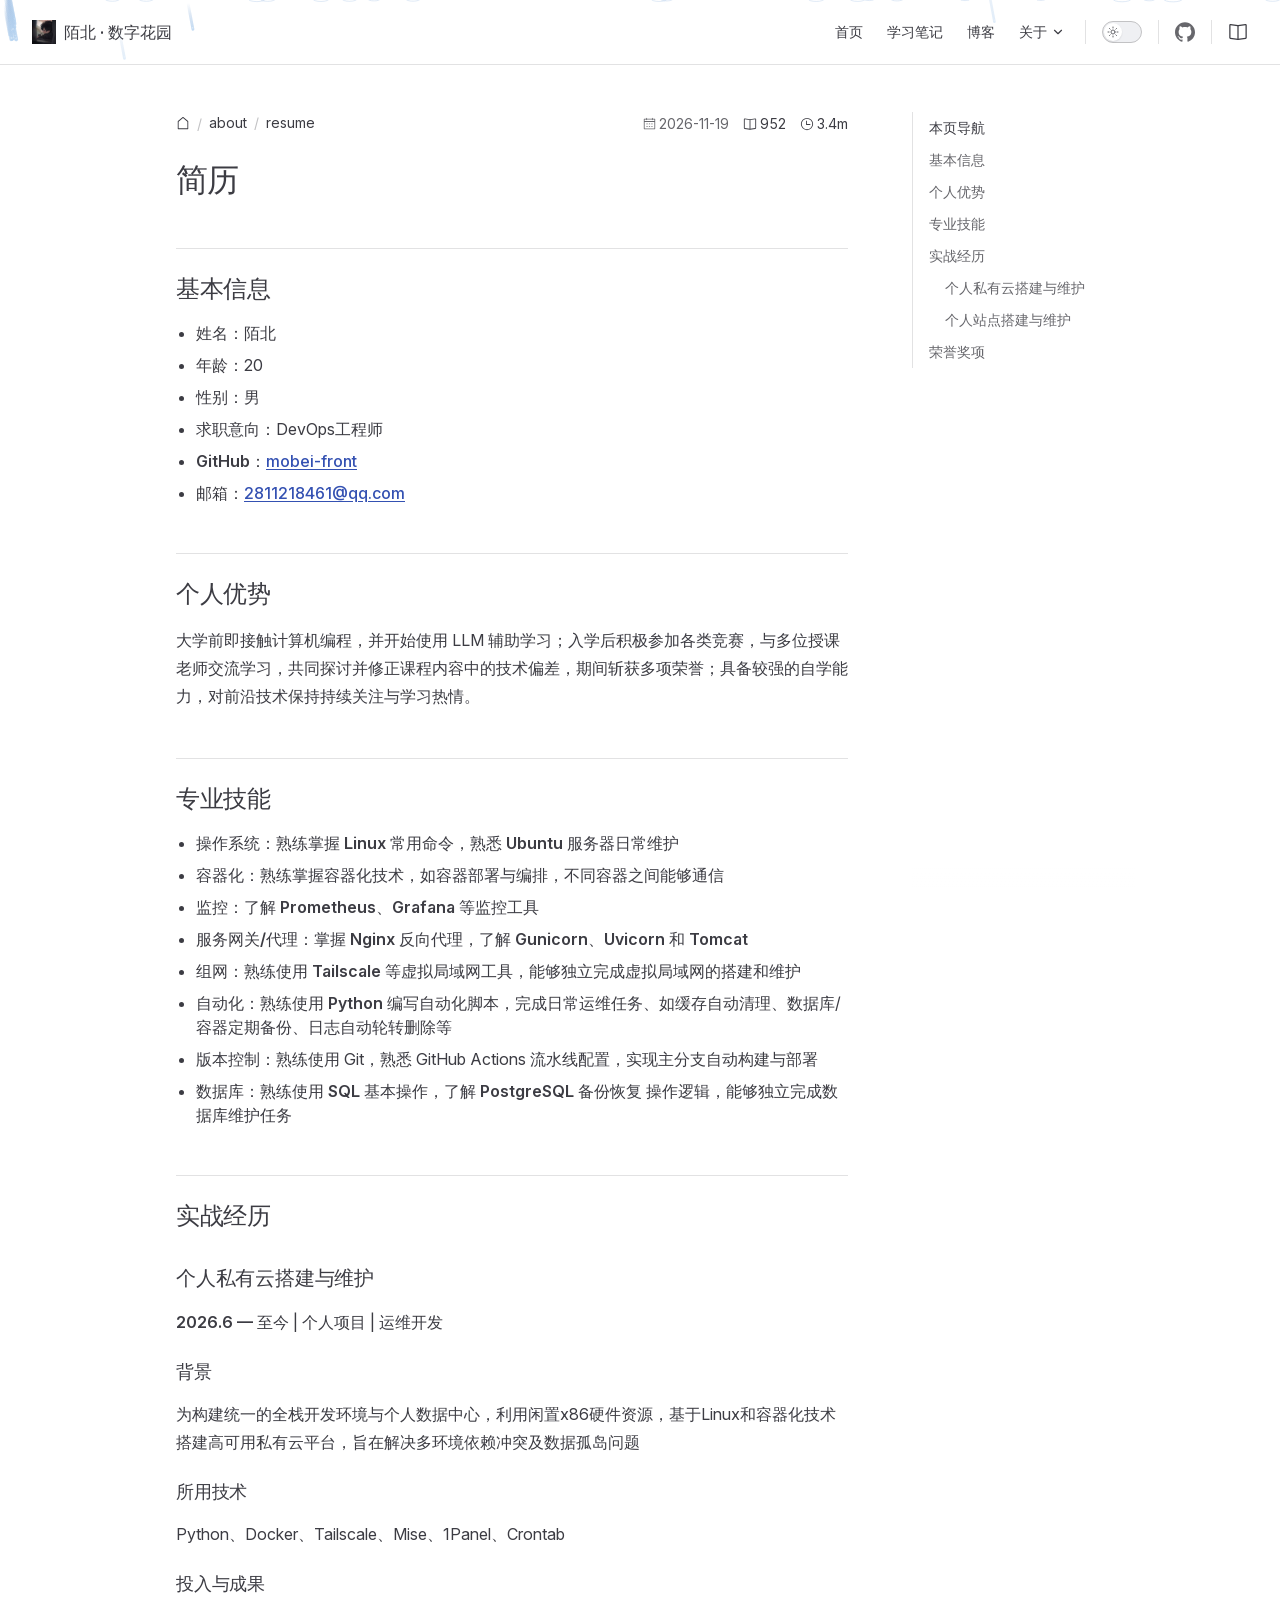
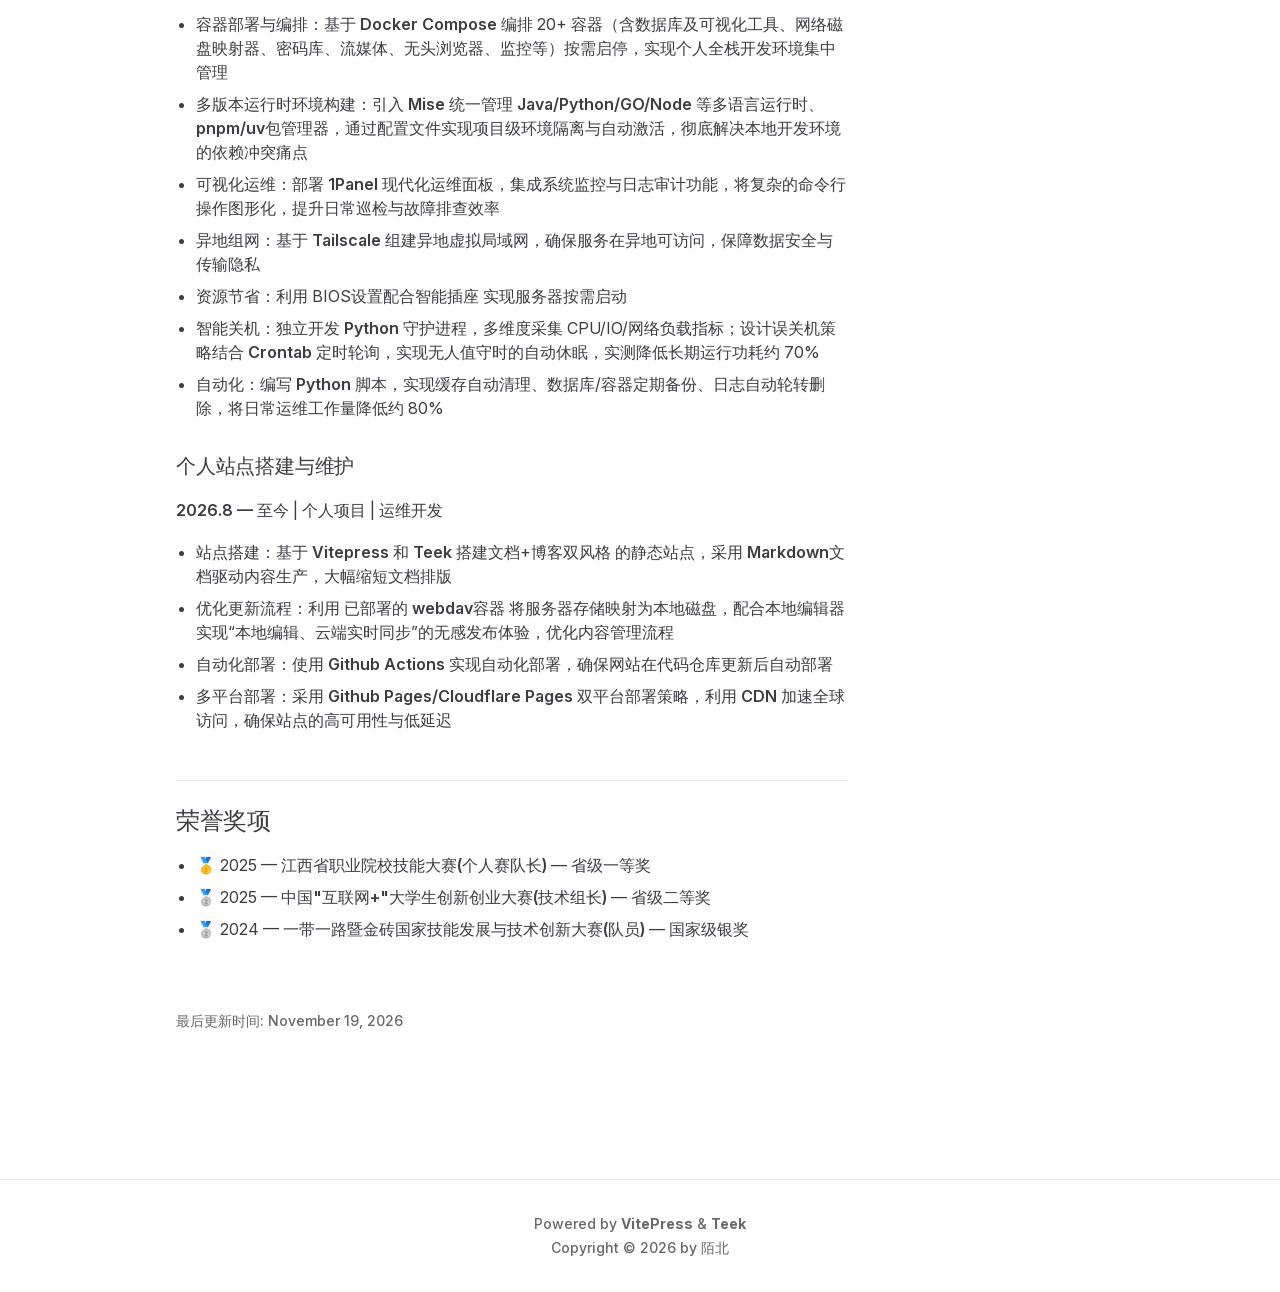
<file: devops-resume.html>
<!DOCTYPE html>
<html lang="en-US" dir="ltr">
  <head>
    <meta charset="utf-8">
    <meta name="viewport" content="width=device-width,initial-scale=1">
    <title>简历 | 陌北 · 数字花园</title>
    <meta name="description" content="陌北·数字花园——记录技术，也记录生活。一名全栈开发者的个人知识沉淀平台，在快节奏的世界里，找到属于自己的生活节奏。">
    <meta name="generator" content="VitePress v1.6.4">
    <link rel="preload stylesheet" href="/assets/style.Cr7Y6RLB.css" as="style">
    <link rel="preload stylesheet" href="/vp-icons.css" as="style">
    <script type="module" src="/assets/chunks/metadata.84d7db94.js"></script>
    <script type="module" src="/assets/app.Bqwq5wIt.js"></script>
    <link rel="preload" href="/assets/inter-roman-latin.Di8DUHzh.woff2" as="font" type="font/woff2" crossorigin="">
    <link rel="modulepreload" href="/assets/chunks/theme.CwHg1GkV.js">
    <link rel="modulepreload" href="/assets/chunks/framework.Dr7VWMEP.js">
    <link rel="modulepreload" href="/assets/devops-resume.md.CK7cUm3F.lean.js">
    <link rel="icon" type="image/png" href="image/logo.png">
    <link rel="apple-touch-icon" type="image/png" href="image/logo.png">
    <meta name="robots" content="index, follow">
    <script type="application/ld+json">{"@context":"https://schema.org","@type":"WebSite","name":"陌北 · 数字花园","description":"记录技术，也记录生活。一名全栈开发者的个人知识沉淀平台，在快节奏的世界里，找到属于自己的生活节奏。","url":"https://mobei-front.github.io/KnowledgeBase/","author":{"@type":"Person","name":"陌北","jobTitle":"全栈开发者","knowsAbout":["前端开发","Vue.js","Python","Web开发","全栈开发"],"sameAs":["https://github.com/mobei-front"]},"about":["前端开发","技术博客","学习笔记","编程教程","个人知识沉淀","后端开发","数据库","服务器"],"inLanguage":"zh-CN"}</script>
    <script id="check-dark-mode">(()=>{const e=localStorage.getItem("vitepress-theme-appearance")||"auto",a=window.matchMedia("(prefers-color-scheme: dark)").matches;(!e||e==="auto"?a:e==="dark")&&document.documentElement.classList.add("dark")})();</script>
    <script id="check-mac-os">document.documentElement.classList.toggle("mac",/Mac|iPhone|iPod|iPad/i.test(navigator.platform));</script>
  </head>
  <body><!--teleport start anchor--><div style="display:none;" class="tk-spotlight-hover tk-spotlight-hover__aside" aria-hidden="true" focusable="false"></div><!--teleport anchor-->
    <div id="app"><!--[--><!--v-if--><!--v-if--><!--v-if--><!--[--><!--v-if--><!----><!--v-if--><div class="tk-right-bottom-button tk-wallpaper-outside flx-column"><!--[--><!--]--><div title="返回顶部" class="tk-right-bottom-button__button back-top" style="--tk-progress:0;display:none;" role="button" aria-label="返回顶部" aria-valuenow="0" aria-valuemin="0" aria-valuemax="100"><i class="tk-icon" style="--icon-color-hover:var(--tk-theme-color);" aria-hidden="true"><svg
    t="1741888593841"
    class="icon"
    viewBox="0 0 1024 1024"
    version="1.1"
    xmlns="http://www.w3.org/2000/svg"
    p-id="9313"
    width="200"
    height="200"
  >
    <path
      fill="currentColor"
      d="M760.789 439.887C764.394 155.042 530.029 25.24 512 14.423c-14.423 7.21-252.394 137.014-248.789 425.464-46.873 32.451-97.352 86.536-90.14 180.282 7.21 93.746 100.957 158.648 137.014 155.042 36.056-3.605 25.239-28.845 25.239-28.845l10.817-50.479s54.084 79.324 68.507 79.324h194.704c18.028 0 68.507-79.324 68.507-79.324l10.817 50.48s-10.817 25.239 25.24 28.844c36.056 3.606 129.802-61.296 137.014-155.042 7.21-93.746-43.268-147.831-90.141-180.282zM512 436.282c-7.211 0-93.746-3.606-104.563-104.564C411.042 234.366 504.789 227.155 512 223.55c7.211 0 100.958 10.817 104.563 108.17C605.746 432.675 519.211 436.281 512 436.281z m-54.085 493.972c0 10.816-10.816 21.633-21.633 21.633-10.817 0-21.634-10.817-21.634-21.633V825.69c0-10.817 10.817-21.634 21.634-21.634s21.633 10.817 21.633 21.634v104.564z m79.325 54.084c0 10.817-10.817 21.634-21.634 21.634s-21.634-10.817-21.634-21.634V829.296c0-10.817 10.817-21.634 21.634-21.634s21.633 10.817 21.633 21.634v155.042z m72.112-79.324c0 10.817-10.817 21.634-21.634 21.634s-21.633-10.817-21.633-21.634v-75.718c0-10.817 10.816-21.634 21.633-21.634 10.817 0 21.634 10.817 21.634 21.634v75.718z m0 0"
      p-id="9314"
    ></path>
  </svg></i></div><!--v-if--><!--v-if--><!--[--><!--]--></div><!--]--><div class="Layout tk-layout" data-v-262fdcd2><!--[--><!--]--><!--[--><span tabindex="-1" data-v-7284c795></span><a href="#VPContent" class="VPSkipLink visually-hidden" data-v-7284c795>Skip to content</a><!--]--><!----><header class="VPNav" data-v-262fdcd2 data-v-8ee1c63b><div class="VPNavBar" data-v-8ee1c63b data-v-74bcc737><div class="wrapper" data-v-74bcc737><div class="container" data-v-74bcc737><div class="title" data-v-74bcc737><div class="VPNavBarTitle" data-v-74bcc737 data-v-04a9aeeb><a class="title" href="/" data-v-04a9aeeb><!--[--><!--]--><!--[--><img class="VPImage logo" src="image/logo.png" alt="陌北 · 数字花园" data-v-858ed105><!--]--><span data-v-04a9aeeb>陌北 · 数字花园</span><!--[--><!--]--></a></div></div><div class="content" data-v-74bcc737><div class="content-body" data-v-74bcc737><!--[--><!--]--><div class="VPNavBarSearch search" data-v-74bcc737><!----></div><nav aria-labelledby="main-nav-aria-label" class="VPNavBarMenu menu" data-v-74bcc737 data-v-e77fc442><span id="main-nav-aria-label" class="visually-hidden" data-v-e77fc442> Main Navigation </span><!--[--><!--[--><a class="VPLink link VPNavBarMenuLink" href="/" tabindex="0" data-v-e77fc442 data-v-e4b36659><!--[--><span data-v-e4b36659>首页</span><!--]--></a><!--]--><!--[--><a class="VPLink link VPNavBarMenuLink" href="/notes" tabindex="0" data-v-e77fc442 data-v-e4b36659><!--[--><span data-v-e4b36659>学习笔记</span><!--]--></a><!--]--><!--[--><a class="VPLink link VPNavBarMenuLink" href="/blog" tabindex="0" data-v-e77fc442 data-v-e4b36659><!--[--><span data-v-e4b36659>博客</span><!--]--></a><!--]--><!--[--><div class="VPFlyout VPNavBarMenuGroup" data-v-e77fc442 data-v-4f528093><button type="button" class="button" aria-haspopup="true" aria-expanded="false" data-v-4f528093><span class="text" data-v-4f528093><!----><span data-v-4f528093>关于</span><span class="vpi-chevron-down text-icon" data-v-4f528093></span></span></button><div class="menu" data-v-4f528093><div class="VPMenu" data-v-4f528093 data-v-26b6c809><div class="items" data-v-26b6c809><!--[--><!--[--><div class="VPMenuLink" data-v-26b6c809 data-v-6ee8758f><a class="VPLink link" href="/about-me" data-v-6ee8758f><!--[--><span data-v-6ee8758f>关于我</span><!--]--></a></div><!--]--><!--[--><div class="VPMenuLink" data-v-26b6c809 data-v-6ee8758f><a class="VPLink link" href="/about-site" data-v-6ee8758f><!--[--><span data-v-6ee8758f>关于本站</span><!--]--></a></div><!--]--><!--[--><div class="VPMenuLink" data-v-26b6c809 data-v-6ee8758f><a class="VPLink link" href="/resume" data-v-6ee8758f><!--[--><span data-v-6ee8758f>我的简历</span><!--]--></a></div><!--]--><!--]--></div><!--[--><!--]--></div></div></div><!--]--><!--]--></nav><!----><div class="VPNavBarAppearance appearance" data-v-74bcc737 data-v-6b392369><button class="VPSwitch VPSwitchAppearance" type="button" role="switch" title aria-checked="false" data-v-6b392369 data-v-38e21a6e data-v-54221425><span class="check" data-v-54221425><span class="icon" data-v-54221425><!--[--><span class="vpi-sun sun" data-v-38e21a6e></span><span class="vpi-moon moon" data-v-38e21a6e></span><!--]--></span></span></button></div><div class="VPSocialLinks VPNavBarSocialLinks social-links" data-v-74bcc737 data-v-58766a2a data-v-5c24b265><!--[--><a class="VPSocialLink no-icon" href="https://github.com/mobei-front" aria-label="github" target="_blank" rel="noopener" data-v-5c24b265 data-v-9c94ad24><span class="vpi-social-github"></span></a><!--]--></div><div class="VPFlyout VPNavBarExtra extra" data-v-74bcc737 data-v-54af8171 data-v-4f528093><button type="button" class="button" aria-haspopup="true" aria-expanded="false" aria-label="extra navigation" data-v-4f528093><span class="vpi-more-horizontal icon" data-v-4f528093></span></button><div class="menu" data-v-4f528093><div class="VPMenu" data-v-4f528093 data-v-26b6c809><!----><!--[--><!--[--><!----><div class="group" data-v-54af8171><div class="item appearance" data-v-54af8171><p class="label" data-v-54af8171>Appearance</p><div class="appearance-action" data-v-54af8171><button class="VPSwitch VPSwitchAppearance" type="button" role="switch" title aria-checked="false" data-v-54af8171 data-v-38e21a6e data-v-54221425><span class="check" data-v-54221425><span class="icon" data-v-54221425><!--[--><span class="vpi-sun sun" data-v-38e21a6e></span><span class="vpi-moon moon" data-v-38e21a6e></span><!--]--></span></span></button></div></div></div><div class="group" data-v-54af8171><div class="item social-links" data-v-54af8171><div class="VPSocialLinks social-links-list" data-v-54af8171 data-v-5c24b265><!--[--><a class="VPSocialLink no-icon" href="https://github.com/mobei-front" aria-label="github" target="_blank" rel="noopener" data-v-5c24b265 data-v-9c94ad24><span class="vpi-social-github"></span></a><!--]--></div></div></div><!--]--><!--]--></div></div></div><!--[--><!--[--><!--[--><!--[--><!--]--><!--[--><!--[--><div class="tk-theme-enhance flx-align-center"><!--[--><i class="tk-icon" style="--icon-size:20px;--icon-color-hover:var(--tk-theme-color);"><svg xmlns="http://www.w3.org/2000/svg" viewBox="0 0 1024 1024">
    <path
      fill="currentColor"
      d="m512 863.36 384-54.848v-638.72L525.568 222.72a96 96 0 0 1-27.136 0L128 169.792v638.72zM137.024 106.432l370.432 52.928a32 32 0 0 0 9.088 0l370.432-52.928A64 64 0 0 1 960 169.792v638.72a64 64 0 0 1-54.976 63.36l-388.48 55.488a32 32 0 0 1-9.088 0l-388.48-55.488A64 64 0 0 1 64 808.512v-638.72a64 64 0 0 1 73.024-63.36z"
    ></path>
    <path fill="currentColor" d="M480 192h64v704h-64z"></path>
  </svg></i><!--]--></div><!--teleport start--><!--teleport end--><!--]--><!--v-if--><!--]--><!--]--><!--]--><!--]--><button type="button" class="VPNavBarHamburger hamburger" aria-label="mobile navigation" aria-expanded="false" aria-controls="VPNavScreen" data-v-74bcc737 data-v-22ebbe49><span class="container" data-v-22ebbe49><span class="top" data-v-22ebbe49></span><span class="middle" data-v-22ebbe49></span><span class="bottom" data-v-22ebbe49></span></span></button></div></div></div></div><div class="divider" data-v-74bcc737><div class="divider-line" data-v-74bcc737></div></div></div><!----></header><div class="VPLocalNav empty fixed" data-v-262fdcd2 data-v-c4c29097><div class="container" data-v-c4c29097><!----><div class="VPLocalNavOutlineDropdown" style="--vp-vh:0px;" data-v-c4c29097 data-v-fcc3a718><button data-v-fcc3a718>Return to top</button><!----></div></div></div><!----><div class="VPContent" id="VPContent" data-v-262fdcd2 data-v-dbdf058b><div class="VPDoc has-aside" data-v-dbdf058b data-v-911bce81><!--[--><!--]--><div class="container" data-v-911bce81><div class="aside" data-v-911bce81><div class="aside-curtain" data-v-911bce81></div><div class="aside-container" data-v-911bce81><div class="aside-content" data-v-911bce81><div class="VPDocAside" data-v-911bce81 data-v-ba57fc94><!--[--><!--]--><!--[--><!--]--><nav aria-labelledby="doc-outline-aria-label" class="VPDocAsideOutline" data-v-ba57fc94 data-v-2b7cd9e9><div class="content" data-v-2b7cd9e9><div class="outline-marker" data-v-2b7cd9e9></div><div aria-level="2" class="outline-title" id="doc-outline-aria-label" role="heading" data-v-2b7cd9e9>本页导航</div><ul class="VPDocOutlineItem root" data-v-2b7cd9e9 data-v-91bbf717><!--[--><!--]--></ul></div></nav><!--[--><!--]--><div class="spacer" data-v-ba57fc94></div><!--[--><!--]--><!----><!--[--><!--]--><!--[--><!--]--></div></div></div></div><div class="content" data-v-911bce81><div class="content-container" data-v-911bce81><!--[--><!--[--><!--[--><!--[--><!----><!--]--><!--[--><!--[--><!--]--><div class="tk-article-analyze flx-justify-between" aria-label="文章分析"><div class="tk-article-breadcrumb" role="navigation" aria-label="文章面包屑"><div class="tk-breadcrumb" role="navigation" aria-label="面包屑"><!--[--><span class="tk-breadcrumb__item"><span class="tk-breadcrumb__inner" role="link"><!--[--><a href="/" title="首页" class="home hover-color" aria-label="首页"><i class="tk-icon" style="--icon-color-hover:var(--tk-theme-color);" aria-hidden="true"><svg xmlns="http://www.w3.org/2000/svg" viewBox="0 0 1024 1024">
    <path
      fill="currentColor"
      d="M192 413.952V896h640V413.952L512 147.328zM139.52 374.4l352-293.312a32 32 0 0 1 40.96 0l352 293.312A32 32 0 0 1 896 398.976V928a32 32 0 0 1-32 32H160a32 32 0 0 1-32-32V398.976a32 32 0 0 1 11.52-24.576"
    ></path>
  </svg></i></a><!--]--></span><span class="tk-breadcrumb__separator" role="presentation">/</span></span><!--[--><span class="tk-breadcrumb__item"><span class="tk-breadcrumb__inner" role="link"><!--[--><span href title="about" class="" aria-label="about">about</span><!--]--></span><span class="tk-breadcrumb__separator" role="presentation">/</span></span><span class="tk-breadcrumb__item"><span class="tk-breadcrumb__inner" role="link"><!--[--><span href title="resume" class="" aria-label="resume">resume</span><!--]--></span><span class="tk-breadcrumb__separator" role="presentation">/</span></span><!--]--><!--]--></div></div><div class="tk-article-analyze__wrapper flx-align-center"><div class="tk-article-info article" role="group" aria-label="文章信息"><!--[--><!--[--><!--v-if--><!--]--><!--[--><span class="tk-article-info__item" role="group" aria-label="创建时间"><i class="tk-icon tk-article-info__icon" style="--icon-color-hover:var(--tk-theme-color);" aria-hidden="true"><svg xmlns="http://www.w3.org/2000/svg" viewBox="0 0 1024 1024">
  <path
    fill="currentColor"
    d="M128 384v512h768V192H768v32a32 32 0 1 1-64 0v-32H320v32a32 32 0 0 1-64 0v-32H128v128h768v64zm192-256h384V96a32 32 0 1 1 64 0v32h160a32 32 0 0 1 32 32v768a32 32 0 0 1-32 32H96a32 32 0 0 1-32-32V160a32 32 0 0 1 32-32h160V96a32 32 0 0 1 64 0zm-32 384h64a32 32 0 0 1 0 64h-64a32 32 0 0 1 0-64m0 192h64a32 32 0 1 1 0 64h-64a32 32 0 1 1 0-64m192-192h64a32 32 0 0 1 0 64h-64a32 32 0 0 1 0-64m0 192h64a32 32 0 1 1 0 64h-64a32 32 0 1 1 0-64m192-192h64a32 32 0 1 1 0 64h-64a32 32 0 1 1 0-64m0 192h64a32 32 0 1 1 0 64h-64a32 32 0 1 1 0-64"
  ></path>
</svg></i><a title="创建时间" class="hover-color" aria-label="2026-11-19">2026-11-19</a></span><!--]--><!--[--><!--v-if--><!--]--><!--[--><!--v-if--><!--]--><!--[--><!--v-if--><!--]--><!--]--><!--[--><!--]--></div><div class="flx-center"><i class="tk-icon" style="--icon-color-hover:var(--tk-theme-color);" aria-hidden="true"><svg xmlns="http://www.w3.org/2000/svg" viewBox="0 0 1024 1024">
    <path
      fill="currentColor"
      d="m512 863.36 384-54.848v-638.72L525.568 222.72a96 96 0 0 1-27.136 0L128 169.792v638.72zM137.024 106.432l370.432 52.928a32 32 0 0 0 9.088 0l370.432-52.928A64 64 0 0 1 960 169.792v638.72a64 64 0 0 1-54.976 63.36l-388.48 55.488a32 32 0 0 1-9.088 0l-388.48-55.488A64 64 0 0 1 64 808.512v-638.72a64 64 0 0 1 73.024-63.36z"
    ></path>
    <path fill="currentColor" d="M480 192h64v704h-64z"></path>
  </svg></i><a title="文章字数" class="hover-color" aria-label="文章字数">952</a></div><div class="flx-center"><i class="tk-icon" style="--icon-color-hover:var(--tk-theme-color);"><svg xmlns="http://www.w3.org/2000/svg" viewBox="0 0 1024 1024">
    <path
      fill="currentColor"
      d="M512 896a384 384 0 1 0 0-768 384 384 0 0 0 0 768m0 64a448 448 0 1 1 0-896 448 448 0 0 1 0 896"
    ></path>
    <path fill="currentColor" d="M480 256a32 32 0 0 1 32 32v256a32 32 0 0 1-64 0V288a32 32 0 0 1 32-32"></path>
    <path fill="currentColor" d="M480 512h256q32 0 32 32t-32 32H480q-32 0-32-32t32-32"></path>
  </svg></i><a title="预计阅读时长" class="hover-color" aria-label="预计阅读时长">3.4m</a></div><!--v-if--></div></div><!--[--><!--]--><!--]--><!----><!----><!----><!--v-if--><!--v-if--><!--]--><!--]--><!--]--><main class="main" data-v-911bce81><div style="position:relative;" class="vp-doc _devops-resume" data-v-911bce81><div><h1 id="简历" tabindex="-1">简历 <a class="header-anchor" href="#简历" aria-label="Permalink to &quot;简历&quot;">​</a></h1><h2 id="基本信息" tabindex="-1">基本信息 <a class="header-anchor" href="#基本信息" aria-label="Permalink to &quot;基本信息&quot;">​</a></h2><ul><li><strong>姓名</strong>：陌北</li><li><strong>年龄</strong>：<span data-age="2006">20</span></li><li><strong>性别</strong>：男</li><li><strong>求职意向</strong>：DevOps工程师</li><li><strong>GitHub</strong>：<a href="https://github.com/mobei-front" target="_blank" rel="noreferrer">mobei-front</a></li><li><strong>邮箱</strong>：<a href="mailto:2811218461@qq.com" target="_blank" rel="noreferrer">2811218461@qq.com</a></li></ul><h2 id="个人优势" tabindex="-1">个人优势 <a class="header-anchor" href="#个人优势" aria-label="Permalink to &quot;个人优势&quot;">​</a></h2><p>大学前即接触计算机编程，并开始使用 LLM 辅助学习；入学后积极参加各类竞赛，与多位授课老师交流学习，共同探讨并修正课程内容中的技术偏差，期间斩获多项荣誉；具备较强的自学能力，对前沿技术保持持续关注与学习热情。</p><h2 id="专业技能" tabindex="-1">专业技能 <a class="header-anchor" href="#专业技能" aria-label="Permalink to &quot;专业技能&quot;">​</a></h2><ul><li><strong>操作系统</strong>：熟练掌握 <strong>Linux</strong> 常用命令，熟悉 <strong>Ubuntu</strong> 服务器日常维护</li><li><strong>容器化</strong>：熟练掌握容器化技术，如容器部署与编排，不同容器之间能够通信</li><li><strong>监控</strong>：了解 <strong>Prometheus</strong>、<strong>Grafana</strong> 等监控工具</li><li><strong>服务网关/代理</strong>：掌握 <strong>Nginx</strong> 反向代理，了解 <strong>Gunicorn</strong>、<strong>Uvicorn</strong> 和 <strong>Tomcat</strong></li><li><strong>组网</strong>：熟练使用 <strong>Tailscale</strong> 等虚拟局域网工具，能够独立完成虚拟局域网的搭建和维护</li><li><strong>自动化</strong>：熟练使用 <strong>Python</strong> 编写自动化脚本，完成日常运维任务、如缓存自动清理、数据库/容器定期备份、日志自动轮转删除等</li><li><strong>版本控制</strong>：熟练使用 Git，熟悉 GitHub Actions 流水线配置，实现主分支自动构建与部署</li><li><strong>数据库</strong>：熟练使用 <strong>SQL</strong> 基本操作，了解 <strong>PostgreSQL</strong> 备份恢复 操作逻辑，能够独立完成数据库维护任务</li></ul><h2 id="实战经历" tabindex="-1">实战经历 <a class="header-anchor" href="#实战经历" aria-label="Permalink to &quot;实战经历&quot;">​</a></h2><h3 id="个人私有云搭建与维护" tabindex="-1">个人私有云搭建与维护 <a class="header-anchor" href="#个人私有云搭建与维护" aria-label="Permalink to &quot;个人私有云搭建与维护&quot;">​</a></h3><p><strong>2026.6 — 至今</strong> | 个人项目 | 运维开发</p><h4 id="背景" tabindex="-1">背景 <a class="header-anchor" href="#背景" aria-label="Permalink to &quot;背景&quot;">​</a></h4><p>为构建统一的全栈开发环境与个人数据中心，利用闲置x86硬件资源，基于Linux和容器化技术搭建高可用私有云平台，旨在解决多环境依赖冲突及数据孤岛问题</p><h4 id="所用技术" tabindex="-1">所用技术 <a class="header-anchor" href="#所用技术" aria-label="Permalink to &quot;所用技术&quot;">​</a></h4><p>Python、Docker、Tailscale、Mise、1Panel、Crontab</p><h4 id="投入与成果" tabindex="-1">投入与成果 <a class="header-anchor" href="#投入与成果" aria-label="Permalink to &quot;投入与成果&quot;">​</a></h4><ul><li><strong>容器部署与编排</strong>：基于 <strong>Docker Compose</strong> 编排 20+ 容器（含数据库及可视化工具、网络磁盘映射器、密码库、流媒体、无头浏览器、监控等）按需启停，实现个人全栈开发环境集中管理</li><li><strong>多版本运行时环境构建</strong>：引入 <strong>Mise</strong> 统一管理 <strong>Java/Python/GO/Node</strong> 等多语言运行时、<strong>pnpm/uv</strong>包管理器，通过配置文件实现项目级环境隔离与自动激活，彻底解决本地开发环境的依赖冲突痛点</li><li><strong>可视化运维</strong>：部署 <strong>1Panel</strong> 现代化运维面板，集成系统监控与日志审计功能，将复杂的命令行操作图形化，提升日常巡检与故障排查效率</li><li><strong>异地组网</strong>：基于 <strong>Tailscale</strong> 组建异地虚拟局域网，确保服务在异地可访问，保障数据安全与传输隐私</li><li><strong>资源节省</strong>：利用 BIOS设置配合智能插座 实现服务器按需启动</li><li><strong>智能关机</strong>：独立开发 <strong>Python 守护进程</strong>，多维度采集 CPU/IO/网络负载指标；设计误关机策略结合 <strong>Crontab</strong> 定时轮询，实现无人值守时的自动休眠，实测降低长期运行功耗约 70%</li><li><strong>自动化</strong>：编写 <strong>Python 脚本</strong>，实现缓存自动清理、数据库/容器定期备份、日志自动轮转删除，将日常运维工作量降低约 80%</li></ul><h3 id="个人站点搭建与维护" tabindex="-1">个人站点搭建与维护 <a class="header-anchor" href="#个人站点搭建与维护" aria-label="Permalink to &quot;个人站点搭建与维护&quot;">​</a></h3><p><strong>2026.8 — 至今</strong> | 个人项目 | 运维开发</p><ul><li><strong>站点搭建</strong>：基于 <strong>Vitepress</strong> 和 <strong>Teek</strong> 搭建文档+博客双风格 的静态站点，采用 <strong>Markdown文档</strong>驱动内容生产，大幅缩短文档排版</li><li><strong>优化更新流程</strong>：利用 已部署的 <strong>webdav容器</strong> 将服务器存储映射为本地磁盘，配合本地编辑器实现“本地编辑、云端实时同步”的无感发布体验，优化内容管理流程</li><li><strong>自动化部署</strong>：使用 <strong>Github Actions</strong> 实现自动化部署，确保网站在代码仓库更新后自动部署</li><li><strong>多平台部署</strong>：采用 <strong>Github Pages/Cloudflare Pages</strong> 双平台部署策略，利用 <strong>CDN</strong> 加速全球访问，确保站点的高可用性与低延迟</li></ul><h2 id="荣誉奖项" tabindex="-1">荣誉奖项 <a class="header-anchor" href="#荣誉奖项" aria-label="Permalink to &quot;荣誉奖项&quot;">​</a></h2><ul><li>🥇 2025 — <strong>江西省职业院校技能大赛(个人赛队长)</strong> — 省级一等奖</li><li>🥈 2025 — <strong>中国&quot;互联网+&quot;大学生创新创业大赛(技术组长)</strong> — 省级二等奖</li><li>🥈 2024 — <strong>一带一路暨金砖国家技能发展与技术创新大赛(队员)</strong> — 国家级银奖</li></ul></div></div></main><footer class="VPDocFooter" data-v-911bce81 data-v-dd04cb75><!--[--><!--]--><div class="edit-info" data-v-dd04cb75><!----><div class="last-updated" data-v-dd04cb75><p class="VPLastUpdated" data-v-dd04cb75 data-v-980187b0>最后更新时间: <time datetime="2026-11-19T13:28:29.000Z" data-v-980187b0></time></p></div></div><!----></footer><!--[--><!--]--></div></div></div><!--[--><!--]--></div></div><footer class="VPFooter" data-v-262fdcd2 data-v-769afb35><div class="container" data-v-769afb35><p class="message" data-v-769afb35>
      Powered by 
      <a href="https://vitepress.dev/" target="_blank" style="font-weight: bold; text-decoration: none;">VitePress</a>
      &
      <a href="https://vp.teek.top/" target="_blank" style="font-weight: bold; text-decoration: none;">Teek</a>
    </p><p class="copyright" data-v-769afb35>Copyright © 2026 by 陌北</p></div></footer><!--[--><!--]--></div><!--]--></div>
    
    
  </body>
</html>
</file>
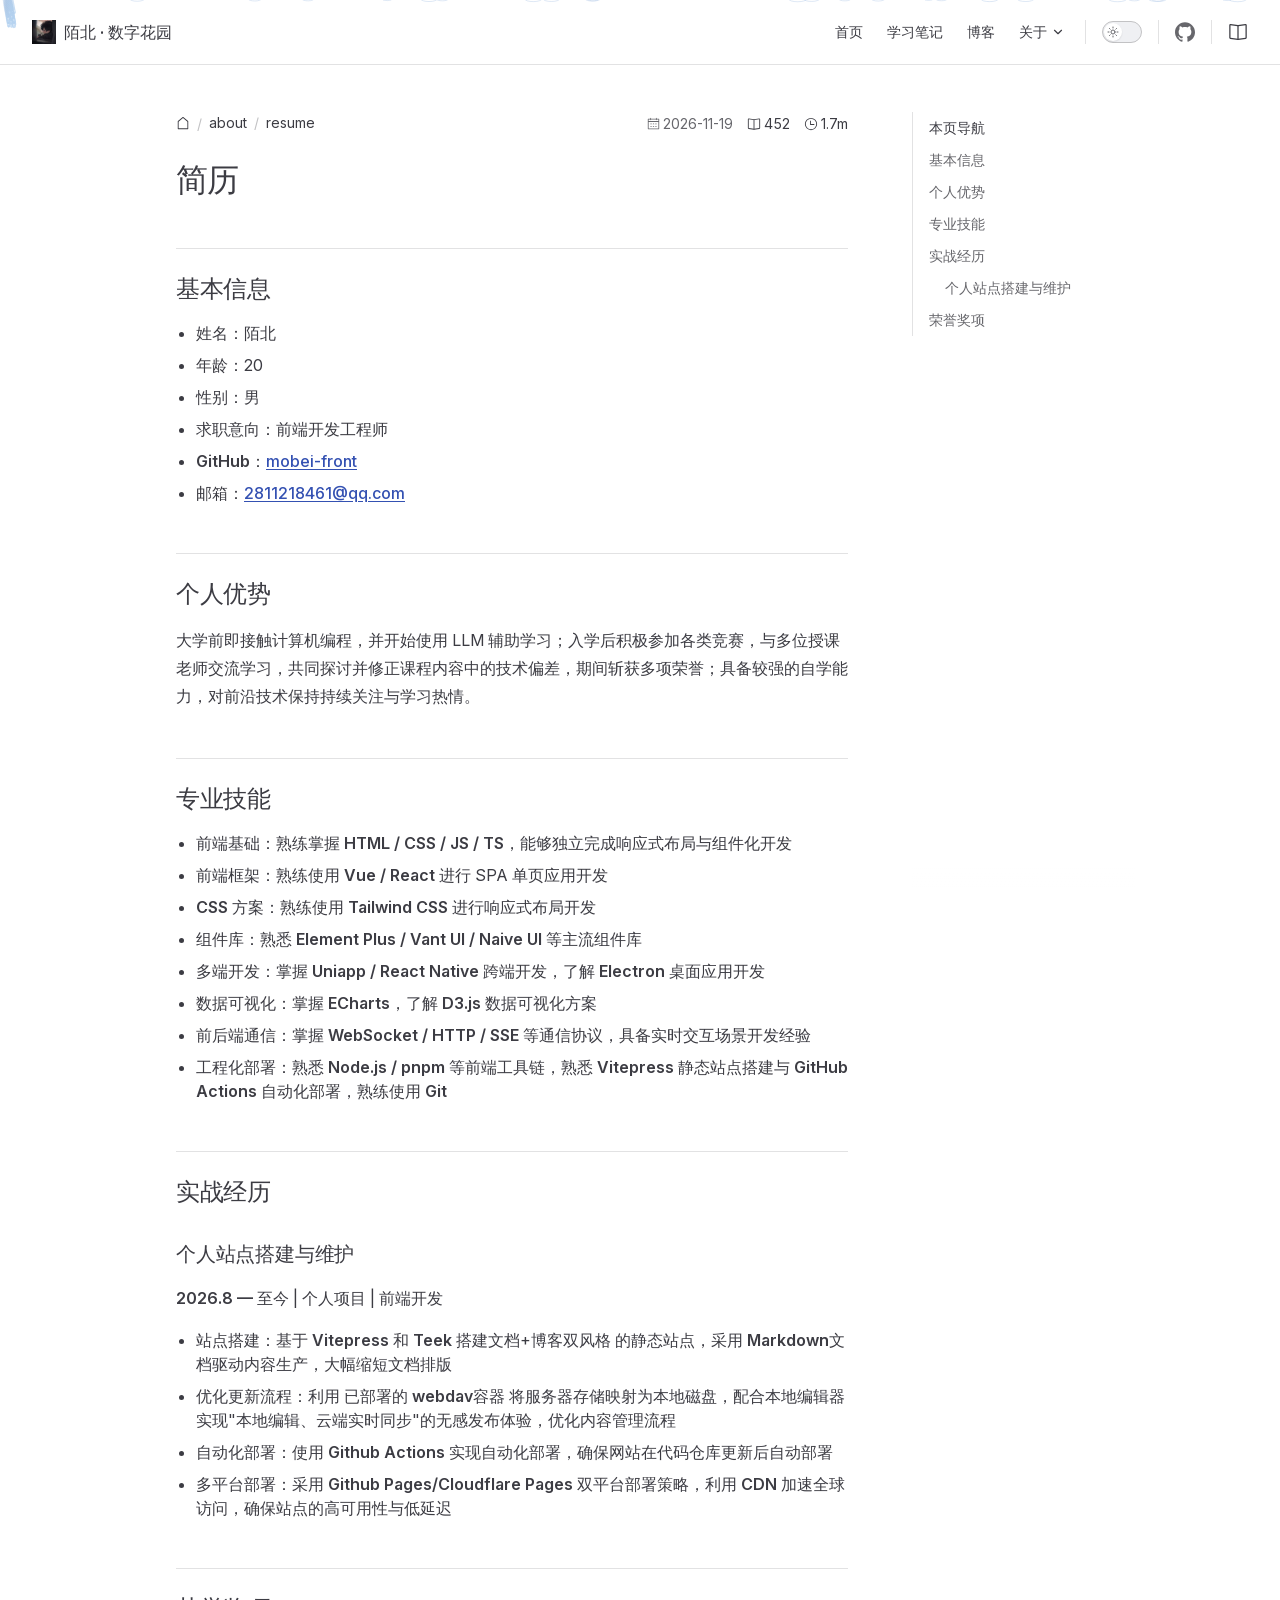
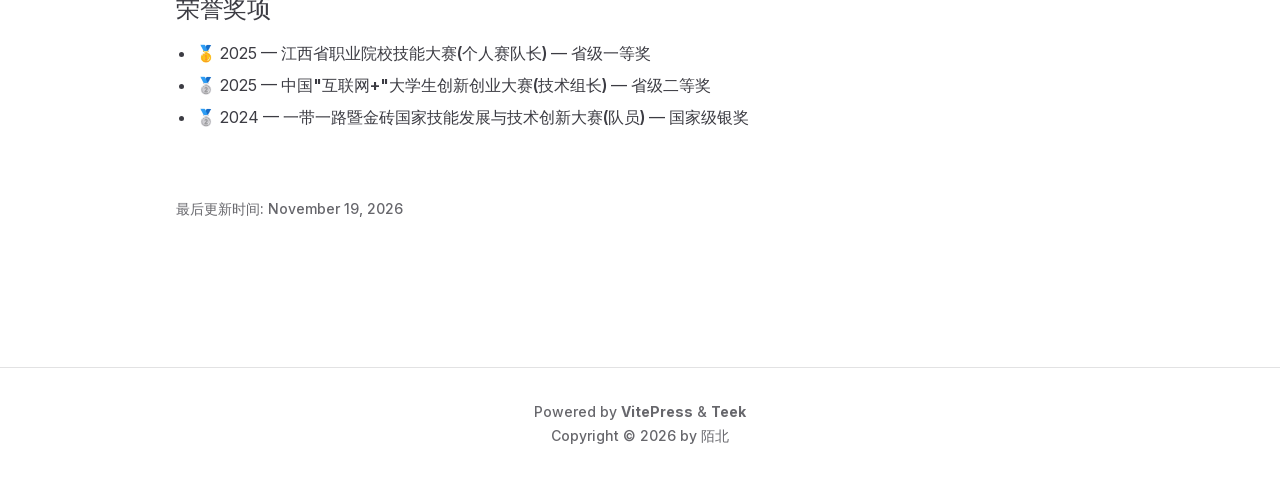
<file: frontend-resume.html>
<!DOCTYPE html>
<html lang="en-US" dir="ltr">
  <head>
    <meta charset="utf-8">
    <meta name="viewport" content="width=device-width,initial-scale=1">
    <title>简历 | 陌北 · 数字花园</title>
    <meta name="description" content="陌北·数字花园——记录技术，也记录生活。一名全栈开发者的个人知识沉淀平台，在快节奏的世界里，找到属于自己的生活节奏。">
    <meta name="generator" content="VitePress v1.6.4">
    <link rel="preload stylesheet" href="/assets/style.Cr7Y6RLB.css" as="style">
    <link rel="preload stylesheet" href="/vp-icons.css" as="style">
    <script type="module" src="/assets/chunks/metadata.84d7db94.js"></script>
    <script type="module" src="/assets/app.Bqwq5wIt.js"></script>
    <link rel="preload" href="/assets/inter-roman-latin.Di8DUHzh.woff2" as="font" type="font/woff2" crossorigin="">
    <link rel="modulepreload" href="/assets/chunks/theme.CwHg1GkV.js">
    <link rel="modulepreload" href="/assets/chunks/framework.Dr7VWMEP.js">
    <link rel="modulepreload" href="/assets/frontend-resume.md.Bmqt785_.lean.js">
    <link rel="icon" type="image/png" href="image/logo.png">
    <link rel="apple-touch-icon" type="image/png" href="image/logo.png">
    <meta name="robots" content="index, follow">
    <script type="application/ld+json">{"@context":"https://schema.org","@type":"WebSite","name":"陌北 · 数字花园","description":"记录技术，也记录生活。一名全栈开发者的个人知识沉淀平台，在快节奏的世界里，找到属于自己的生活节奏。","url":"https://mobei-front.github.io/KnowledgeBase/","author":{"@type":"Person","name":"陌北","jobTitle":"全栈开发者","knowsAbout":["前端开发","Vue.js","Python","Web开发","全栈开发"],"sameAs":["https://github.com/mobei-front"]},"about":["前端开发","技术博客","学习笔记","编程教程","个人知识沉淀","后端开发","数据库","服务器"],"inLanguage":"zh-CN"}</script>
    <script id="check-dark-mode">(()=>{const e=localStorage.getItem("vitepress-theme-appearance")||"auto",a=window.matchMedia("(prefers-color-scheme: dark)").matches;(!e||e==="auto"?a:e==="dark")&&document.documentElement.classList.add("dark")})();</script>
    <script id="check-mac-os">document.documentElement.classList.toggle("mac",/Mac|iPhone|iPod|iPad/i.test(navigator.platform));</script>
  </head>
  <body><!--teleport start anchor--><div style="display:none;" class="tk-spotlight-hover tk-spotlight-hover__aside" aria-hidden="true" focusable="false"></div><!--teleport anchor-->
    <div id="app"><!--[--><!--v-if--><!--v-if--><!--v-if--><!--[--><!--v-if--><!----><!--v-if--><div class="tk-right-bottom-button tk-wallpaper-outside flx-column"><!--[--><!--]--><div title="返回顶部" class="tk-right-bottom-button__button back-top" style="--tk-progress:0;display:none;" role="button" aria-label="返回顶部" aria-valuenow="0" aria-valuemin="0" aria-valuemax="100"><i class="tk-icon" style="--icon-color-hover:var(--tk-theme-color);" aria-hidden="true"><svg
    t="1741888593841"
    class="icon"
    viewBox="0 0 1024 1024"
    version="1.1"
    xmlns="http://www.w3.org/2000/svg"
    p-id="9313"
    width="200"
    height="200"
  >
    <path
      fill="currentColor"
      d="M760.789 439.887C764.394 155.042 530.029 25.24 512 14.423c-14.423 7.21-252.394 137.014-248.789 425.464-46.873 32.451-97.352 86.536-90.14 180.282 7.21 93.746 100.957 158.648 137.014 155.042 36.056-3.605 25.239-28.845 25.239-28.845l10.817-50.479s54.084 79.324 68.507 79.324h194.704c18.028 0 68.507-79.324 68.507-79.324l10.817 50.48s-10.817 25.239 25.24 28.844c36.056 3.606 129.802-61.296 137.014-155.042 7.21-93.746-43.268-147.831-90.141-180.282zM512 436.282c-7.211 0-93.746-3.606-104.563-104.564C411.042 234.366 504.789 227.155 512 223.55c7.211 0 100.958 10.817 104.563 108.17C605.746 432.675 519.211 436.281 512 436.281z m-54.085 493.972c0 10.816-10.816 21.633-21.633 21.633-10.817 0-21.634-10.817-21.634-21.633V825.69c0-10.817 10.817-21.634 21.634-21.634s21.633 10.817 21.633 21.634v104.564z m79.325 54.084c0 10.817-10.817 21.634-21.634 21.634s-21.634-10.817-21.634-21.634V829.296c0-10.817 10.817-21.634 21.634-21.634s21.633 10.817 21.633 21.634v155.042z m72.112-79.324c0 10.817-10.817 21.634-21.634 21.634s-21.633-10.817-21.633-21.634v-75.718c0-10.817 10.816-21.634 21.633-21.634 10.817 0 21.634 10.817 21.634 21.634v75.718z m0 0"
      p-id="9314"
    ></path>
  </svg></i></div><!--v-if--><!--v-if--><!--[--><!--]--></div><!--]--><div class="Layout tk-layout" data-v-262fdcd2><!--[--><!--]--><!--[--><span tabindex="-1" data-v-7284c795></span><a href="#VPContent" class="VPSkipLink visually-hidden" data-v-7284c795>Skip to content</a><!--]--><!----><header class="VPNav" data-v-262fdcd2 data-v-8ee1c63b><div class="VPNavBar" data-v-8ee1c63b data-v-74bcc737><div class="wrapper" data-v-74bcc737><div class="container" data-v-74bcc737><div class="title" data-v-74bcc737><div class="VPNavBarTitle" data-v-74bcc737 data-v-04a9aeeb><a class="title" href="/" data-v-04a9aeeb><!--[--><!--]--><!--[--><img class="VPImage logo" src="image/logo.png" alt="陌北 · 数字花园" data-v-858ed105><!--]--><span data-v-04a9aeeb>陌北 · 数字花园</span><!--[--><!--]--></a></div></div><div class="content" data-v-74bcc737><div class="content-body" data-v-74bcc737><!--[--><!--]--><div class="VPNavBarSearch search" data-v-74bcc737><!----></div><nav aria-labelledby="main-nav-aria-label" class="VPNavBarMenu menu" data-v-74bcc737 data-v-e77fc442><span id="main-nav-aria-label" class="visually-hidden" data-v-e77fc442> Main Navigation </span><!--[--><!--[--><a class="VPLink link VPNavBarMenuLink" href="/" tabindex="0" data-v-e77fc442 data-v-e4b36659><!--[--><span data-v-e4b36659>首页</span><!--]--></a><!--]--><!--[--><a class="VPLink link VPNavBarMenuLink" href="/notes" tabindex="0" data-v-e77fc442 data-v-e4b36659><!--[--><span data-v-e4b36659>学习笔记</span><!--]--></a><!--]--><!--[--><a class="VPLink link VPNavBarMenuLink" href="/blog" tabindex="0" data-v-e77fc442 data-v-e4b36659><!--[--><span data-v-e4b36659>博客</span><!--]--></a><!--]--><!--[--><div class="VPFlyout VPNavBarMenuGroup" data-v-e77fc442 data-v-4f528093><button type="button" class="button" aria-haspopup="true" aria-expanded="false" data-v-4f528093><span class="text" data-v-4f528093><!----><span data-v-4f528093>关于</span><span class="vpi-chevron-down text-icon" data-v-4f528093></span></span></button><div class="menu" data-v-4f528093><div class="VPMenu" data-v-4f528093 data-v-26b6c809><div class="items" data-v-26b6c809><!--[--><!--[--><div class="VPMenuLink" data-v-26b6c809 data-v-6ee8758f><a class="VPLink link" href="/about-me" data-v-6ee8758f><!--[--><span data-v-6ee8758f>关于我</span><!--]--></a></div><!--]--><!--[--><div class="VPMenuLink" data-v-26b6c809 data-v-6ee8758f><a class="VPLink link" href="/about-site" data-v-6ee8758f><!--[--><span data-v-6ee8758f>关于本站</span><!--]--></a></div><!--]--><!--[--><div class="VPMenuLink" data-v-26b6c809 data-v-6ee8758f><a class="VPLink link" href="/resume" data-v-6ee8758f><!--[--><span data-v-6ee8758f>我的简历</span><!--]--></a></div><!--]--><!--]--></div><!--[--><!--]--></div></div></div><!--]--><!--]--></nav><!----><div class="VPNavBarAppearance appearance" data-v-74bcc737 data-v-6b392369><button class="VPSwitch VPSwitchAppearance" type="button" role="switch" title aria-checked="false" data-v-6b392369 data-v-38e21a6e data-v-54221425><span class="check" data-v-54221425><span class="icon" data-v-54221425><!--[--><span class="vpi-sun sun" data-v-38e21a6e></span><span class="vpi-moon moon" data-v-38e21a6e></span><!--]--></span></span></button></div><div class="VPSocialLinks VPNavBarSocialLinks social-links" data-v-74bcc737 data-v-58766a2a data-v-5c24b265><!--[--><a class="VPSocialLink no-icon" href="https://github.com/mobei-front" aria-label="github" target="_blank" rel="noopener" data-v-5c24b265 data-v-9c94ad24><span class="vpi-social-github"></span></a><!--]--></div><div class="VPFlyout VPNavBarExtra extra" data-v-74bcc737 data-v-54af8171 data-v-4f528093><button type="button" class="button" aria-haspopup="true" aria-expanded="false" aria-label="extra navigation" data-v-4f528093><span class="vpi-more-horizontal icon" data-v-4f528093></span></button><div class="menu" data-v-4f528093><div class="VPMenu" data-v-4f528093 data-v-26b6c809><!----><!--[--><!--[--><!----><div class="group" data-v-54af8171><div class="item appearance" data-v-54af8171><p class="label" data-v-54af8171>Appearance</p><div class="appearance-action" data-v-54af8171><button class="VPSwitch VPSwitchAppearance" type="button" role="switch" title aria-checked="false" data-v-54af8171 data-v-38e21a6e data-v-54221425><span class="check" data-v-54221425><span class="icon" data-v-54221425><!--[--><span class="vpi-sun sun" data-v-38e21a6e></span><span class="vpi-moon moon" data-v-38e21a6e></span><!--]--></span></span></button></div></div></div><div class="group" data-v-54af8171><div class="item social-links" data-v-54af8171><div class="VPSocialLinks social-links-list" data-v-54af8171 data-v-5c24b265><!--[--><a class="VPSocialLink no-icon" href="https://github.com/mobei-front" aria-label="github" target="_blank" rel="noopener" data-v-5c24b265 data-v-9c94ad24><span class="vpi-social-github"></span></a><!--]--></div></div></div><!--]--><!--]--></div></div></div><!--[--><!--[--><!--[--><!--[--><!--]--><!--[--><!--[--><div class="tk-theme-enhance flx-align-center"><!--[--><i class="tk-icon" style="--icon-size:20px;--icon-color-hover:var(--tk-theme-color);"><svg xmlns="http://www.w3.org/2000/svg" viewBox="0 0 1024 1024">
    <path
      fill="currentColor"
      d="m512 863.36 384-54.848v-638.72L525.568 222.72a96 96 0 0 1-27.136 0L128 169.792v638.72zM137.024 106.432l370.432 52.928a32 32 0 0 0 9.088 0l370.432-52.928A64 64 0 0 1 960 169.792v638.72a64 64 0 0 1-54.976 63.36l-388.48 55.488a32 32 0 0 1-9.088 0l-388.48-55.488A64 64 0 0 1 64 808.512v-638.72a64 64 0 0 1 73.024-63.36z"
    ></path>
    <path fill="currentColor" d="M480 192h64v704h-64z"></path>
  </svg></i><!--]--></div><!--teleport start--><!--teleport end--><!--]--><!--v-if--><!--]--><!--]--><!--]--><!--]--><button type="button" class="VPNavBarHamburger hamburger" aria-label="mobile navigation" aria-expanded="false" aria-controls="VPNavScreen" data-v-74bcc737 data-v-22ebbe49><span class="container" data-v-22ebbe49><span class="top" data-v-22ebbe49></span><span class="middle" data-v-22ebbe49></span><span class="bottom" data-v-22ebbe49></span></span></button></div></div></div></div><div class="divider" data-v-74bcc737><div class="divider-line" data-v-74bcc737></div></div></div><!----></header><div class="VPLocalNav empty fixed" data-v-262fdcd2 data-v-c4c29097><div class="container" data-v-c4c29097><!----><div class="VPLocalNavOutlineDropdown" style="--vp-vh:0px;" data-v-c4c29097 data-v-fcc3a718><button data-v-fcc3a718>Return to top</button><!----></div></div></div><!----><div class="VPContent" id="VPContent" data-v-262fdcd2 data-v-dbdf058b><div class="VPDoc has-aside" data-v-dbdf058b data-v-911bce81><!--[--><!--]--><div class="container" data-v-911bce81><div class="aside" data-v-911bce81><div class="aside-curtain" data-v-911bce81></div><div class="aside-container" data-v-911bce81><div class="aside-content" data-v-911bce81><div class="VPDocAside" data-v-911bce81 data-v-ba57fc94><!--[--><!--]--><!--[--><!--]--><nav aria-labelledby="doc-outline-aria-label" class="VPDocAsideOutline" data-v-ba57fc94 data-v-2b7cd9e9><div class="content" data-v-2b7cd9e9><div class="outline-marker" data-v-2b7cd9e9></div><div aria-level="2" class="outline-title" id="doc-outline-aria-label" role="heading" data-v-2b7cd9e9>本页导航</div><ul class="VPDocOutlineItem root" data-v-2b7cd9e9 data-v-91bbf717><!--[--><!--]--></ul></div></nav><!--[--><!--]--><div class="spacer" data-v-ba57fc94></div><!--[--><!--]--><!----><!--[--><!--]--><!--[--><!--]--></div></div></div></div><div class="content" data-v-911bce81><div class="content-container" data-v-911bce81><!--[--><!--[--><!--[--><!--[--><!----><!--]--><!--[--><!--[--><!--]--><div class="tk-article-analyze flx-justify-between" aria-label="文章分析"><div class="tk-article-breadcrumb" role="navigation" aria-label="文章面包屑"><div class="tk-breadcrumb" role="navigation" aria-label="面包屑"><!--[--><span class="tk-breadcrumb__item"><span class="tk-breadcrumb__inner" role="link"><!--[--><a href="/" title="首页" class="home hover-color" aria-label="首页"><i class="tk-icon" style="--icon-color-hover:var(--tk-theme-color);" aria-hidden="true"><svg xmlns="http://www.w3.org/2000/svg" viewBox="0 0 1024 1024">
    <path
      fill="currentColor"
      d="M192 413.952V896h640V413.952L512 147.328zM139.52 374.4l352-293.312a32 32 0 0 1 40.96 0l352 293.312A32 32 0 0 1 896 398.976V928a32 32 0 0 1-32 32H160a32 32 0 0 1-32-32V398.976a32 32 0 0 1 11.52-24.576"
    ></path>
  </svg></i></a><!--]--></span><span class="tk-breadcrumb__separator" role="presentation">/</span></span><!--[--><span class="tk-breadcrumb__item"><span class="tk-breadcrumb__inner" role="link"><!--[--><span href title="about" class="" aria-label="about">about</span><!--]--></span><span class="tk-breadcrumb__separator" role="presentation">/</span></span><span class="tk-breadcrumb__item"><span class="tk-breadcrumb__inner" role="link"><!--[--><span href title="resume" class="" aria-label="resume">resume</span><!--]--></span><span class="tk-breadcrumb__separator" role="presentation">/</span></span><!--]--><!--]--></div></div><div class="tk-article-analyze__wrapper flx-align-center"><div class="tk-article-info article" role="group" aria-label="文章信息"><!--[--><!--[--><!--v-if--><!--]--><!--[--><span class="tk-article-info__item" role="group" aria-label="创建时间"><i class="tk-icon tk-article-info__icon" style="--icon-color-hover:var(--tk-theme-color);" aria-hidden="true"><svg xmlns="http://www.w3.org/2000/svg" viewBox="0 0 1024 1024">
  <path
    fill="currentColor"
    d="M128 384v512h768V192H768v32a32 32 0 1 1-64 0v-32H320v32a32 32 0 0 1-64 0v-32H128v128h768v64zm192-256h384V96a32 32 0 1 1 64 0v32h160a32 32 0 0 1 32 32v768a32 32 0 0 1-32 32H96a32 32 0 0 1-32-32V160a32 32 0 0 1 32-32h160V96a32 32 0 0 1 64 0zm-32 384h64a32 32 0 0 1 0 64h-64a32 32 0 0 1 0-64m0 192h64a32 32 0 1 1 0 64h-64a32 32 0 1 1 0-64m192-192h64a32 32 0 0 1 0 64h-64a32 32 0 0 1 0-64m0 192h64a32 32 0 1 1 0 64h-64a32 32 0 1 1 0-64m192-192h64a32 32 0 1 1 0 64h-64a32 32 0 1 1 0-64m0 192h64a32 32 0 1 1 0 64h-64a32 32 0 1 1 0-64"
  ></path>
</svg></i><a title="创建时间" class="hover-color" aria-label="2026-11-19">2026-11-19</a></span><!--]--><!--[--><!--v-if--><!--]--><!--[--><!--v-if--><!--]--><!--[--><!--v-if--><!--]--><!--]--><!--[--><!--]--></div><div class="flx-center"><i class="tk-icon" style="--icon-color-hover:var(--tk-theme-color);" aria-hidden="true"><svg xmlns="http://www.w3.org/2000/svg" viewBox="0 0 1024 1024">
    <path
      fill="currentColor"
      d="m512 863.36 384-54.848v-638.72L525.568 222.72a96 96 0 0 1-27.136 0L128 169.792v638.72zM137.024 106.432l370.432 52.928a32 32 0 0 0 9.088 0l370.432-52.928A64 64 0 0 1 960 169.792v638.72a64 64 0 0 1-54.976 63.36l-388.48 55.488a32 32 0 0 1-9.088 0l-388.48-55.488A64 64 0 0 1 64 808.512v-638.72a64 64 0 0 1 73.024-63.36z"
    ></path>
    <path fill="currentColor" d="M480 192h64v704h-64z"></path>
  </svg></i><a title="文章字数" class="hover-color" aria-label="文章字数">452</a></div><div class="flx-center"><i class="tk-icon" style="--icon-color-hover:var(--tk-theme-color);"><svg xmlns="http://www.w3.org/2000/svg" viewBox="0 0 1024 1024">
    <path
      fill="currentColor"
      d="M512 896a384 384 0 1 0 0-768 384 384 0 0 0 0 768m0 64a448 448 0 1 1 0-896 448 448 0 0 1 0 896"
    ></path>
    <path fill="currentColor" d="M480 256a32 32 0 0 1 32 32v256a32 32 0 0 1-64 0V288a32 32 0 0 1 32-32"></path>
    <path fill="currentColor" d="M480 512h256q32 0 32 32t-32 32H480q-32 0-32-32t32-32"></path>
  </svg></i><a title="预计阅读时长" class="hover-color" aria-label="预计阅读时长">1.7m</a></div><!--v-if--></div></div><!--[--><!--]--><!--]--><!----><!----><!----><!--v-if--><!--v-if--><!--]--><!--]--><!--]--><main class="main" data-v-911bce81><div style="position:relative;" class="vp-doc _frontend-resume" data-v-911bce81><div><h1 id="简历" tabindex="-1">简历 <a class="header-anchor" href="#简历" aria-label="Permalink to &quot;简历&quot;">​</a></h1><h2 id="基本信息" tabindex="-1">基本信息 <a class="header-anchor" href="#基本信息" aria-label="Permalink to &quot;基本信息&quot;">​</a></h2><ul><li><strong>姓名</strong>：陌北</li><li><strong>年龄</strong>：<span data-age="2006">20</span></li><li><strong>性别</strong>：男</li><li><strong>求职意向</strong>：前端开发工程师</li><li><strong>GitHub</strong>：<a href="https://github.com/mobei-front" target="_blank" rel="noreferrer">mobei-front</a></li><li><strong>邮箱</strong>：<a href="mailto:2811218461@qq.com" target="_blank" rel="noreferrer">2811218461@qq.com</a></li></ul><h2 id="个人优势" tabindex="-1">个人优势 <a class="header-anchor" href="#个人优势" aria-label="Permalink to &quot;个人优势&quot;">​</a></h2><p>大学前即接触计算机编程，并开始使用 LLM 辅助学习；入学后积极参加各类竞赛，与多位授课老师交流学习，共同探讨并修正课程内容中的技术偏差，期间斩获多项荣誉；具备较强的自学能力，对前沿技术保持持续关注与学习热情。</p><h2 id="专业技能" tabindex="-1">专业技能 <a class="header-anchor" href="#专业技能" aria-label="Permalink to &quot;专业技能&quot;">​</a></h2><ul><li><strong>前端基础</strong>：熟练掌握 <strong>HTML / CSS / JS / TS</strong>，能够独立完成响应式布局与组件化开发</li><li><strong>前端框架</strong>：熟练使用 <strong>Vue / React</strong> 进行 SPA 单页应用开发</li><li><strong>CSS 方案</strong>：熟练使用 <strong>Tailwind CSS</strong> 进行响应式布局开发</li><li><strong>组件库</strong>：熟悉 <strong>Element Plus / Vant UI / Naive UI</strong> 等主流组件库</li><li><strong>多端开发</strong>：掌握 <strong>Uniapp / React Native</strong> 跨端开发，了解 <strong>Electron</strong> 桌面应用开发</li><li><strong>数据可视化</strong>：掌握 <strong>ECharts</strong>，了解 <strong>D3.js</strong> 数据可视化方案</li><li><strong>前后端通信</strong>：掌握 <strong>WebSocket / HTTP / SSE</strong> 等通信协议，具备实时交互场景开发经验</li><li><strong>工程化部署</strong>：熟悉 <strong>Node.js / pnpm</strong> 等前端工具链，熟悉 <strong>Vitepress</strong> 静态站点搭建与 <strong>GitHub Actions</strong> 自动化部署，熟练使用 <strong>Git</strong></li></ul><h2 id="实战经历" tabindex="-1">实战经历 <a class="header-anchor" href="#实战经历" aria-label="Permalink to &quot;实战经历&quot;">​</a></h2><h3 id="个人站点搭建与维护" tabindex="-1">个人站点搭建与维护 <a class="header-anchor" href="#个人站点搭建与维护" aria-label="Permalink to &quot;个人站点搭建与维护&quot;">​</a></h3><p><strong>2026.8 — 至今</strong> | 个人项目 | 前端开发</p><ul><li><strong>站点搭建</strong>：基于 <strong>Vitepress</strong> 和 <strong>Teek</strong> 搭建文档+博客双风格 的静态站点，采用 <strong>Markdown文档</strong>驱动内容生产，大幅缩短文档排版</li><li><strong>优化更新流程</strong>：利用 已部署的 <strong>webdav容器</strong> 将服务器存储映射为本地磁盘，配合本地编辑器实现&quot;本地编辑、云端实时同步&quot;的无感发布体验，优化内容管理流程</li><li><strong>自动化部署</strong>：使用 <strong>Github Actions</strong> 实现自动化部署，确保网站在代码仓库更新后自动部署</li><li><strong>多平台部署</strong>：采用 <strong>Github Pages/Cloudflare Pages</strong> 双平台部署策略，利用 <strong>CDN</strong> 加速全球访问，确保站点的高可用性与低延迟</li></ul><h2 id="荣誉奖项" tabindex="-1">荣誉奖项 <a class="header-anchor" href="#荣誉奖项" aria-label="Permalink to &quot;荣誉奖项&quot;">​</a></h2><ul><li>🥇 2025 — <strong>江西省职业院校技能大赛(个人赛队长)</strong> — 省级一等奖</li><li>🥈 2025 — <strong>中国&quot;互联网+&quot;大学生创新创业大赛(技术组长)</strong> — 省级二等奖</li><li>🥈 2024 — <strong>一带一路暨金砖国家技能发展与技术创新大赛(队员)</strong> — 国家级银奖</li></ul></div></div></main><footer class="VPDocFooter" data-v-911bce81 data-v-dd04cb75><!--[--><!--]--><div class="edit-info" data-v-dd04cb75><!----><div class="last-updated" data-v-dd04cb75><p class="VPLastUpdated" data-v-dd04cb75 data-v-980187b0>最后更新时间: <time datetime="2026-11-19T13:28:29.000Z" data-v-980187b0></time></p></div></div><!----></footer><!--[--><!--]--></div></div></div><!--[--><!--]--></div></div><footer class="VPFooter" data-v-262fdcd2 data-v-769afb35><div class="container" data-v-769afb35><p class="message" data-v-769afb35>
      Powered by 
      <a href="https://vitepress.dev/" target="_blank" style="font-weight: bold; text-decoration: none;">VitePress</a>
      &
      <a href="https://vp.teek.top/" target="_blank" style="font-weight: bold; text-decoration: none;">Teek</a>
    </p><p class="copyright" data-v-769afb35>Copyright © 2026 by 陌北</p></div></footer><!--[--><!--]--></div><!--]--></div>
    
    
  </body>
</html>
</file>
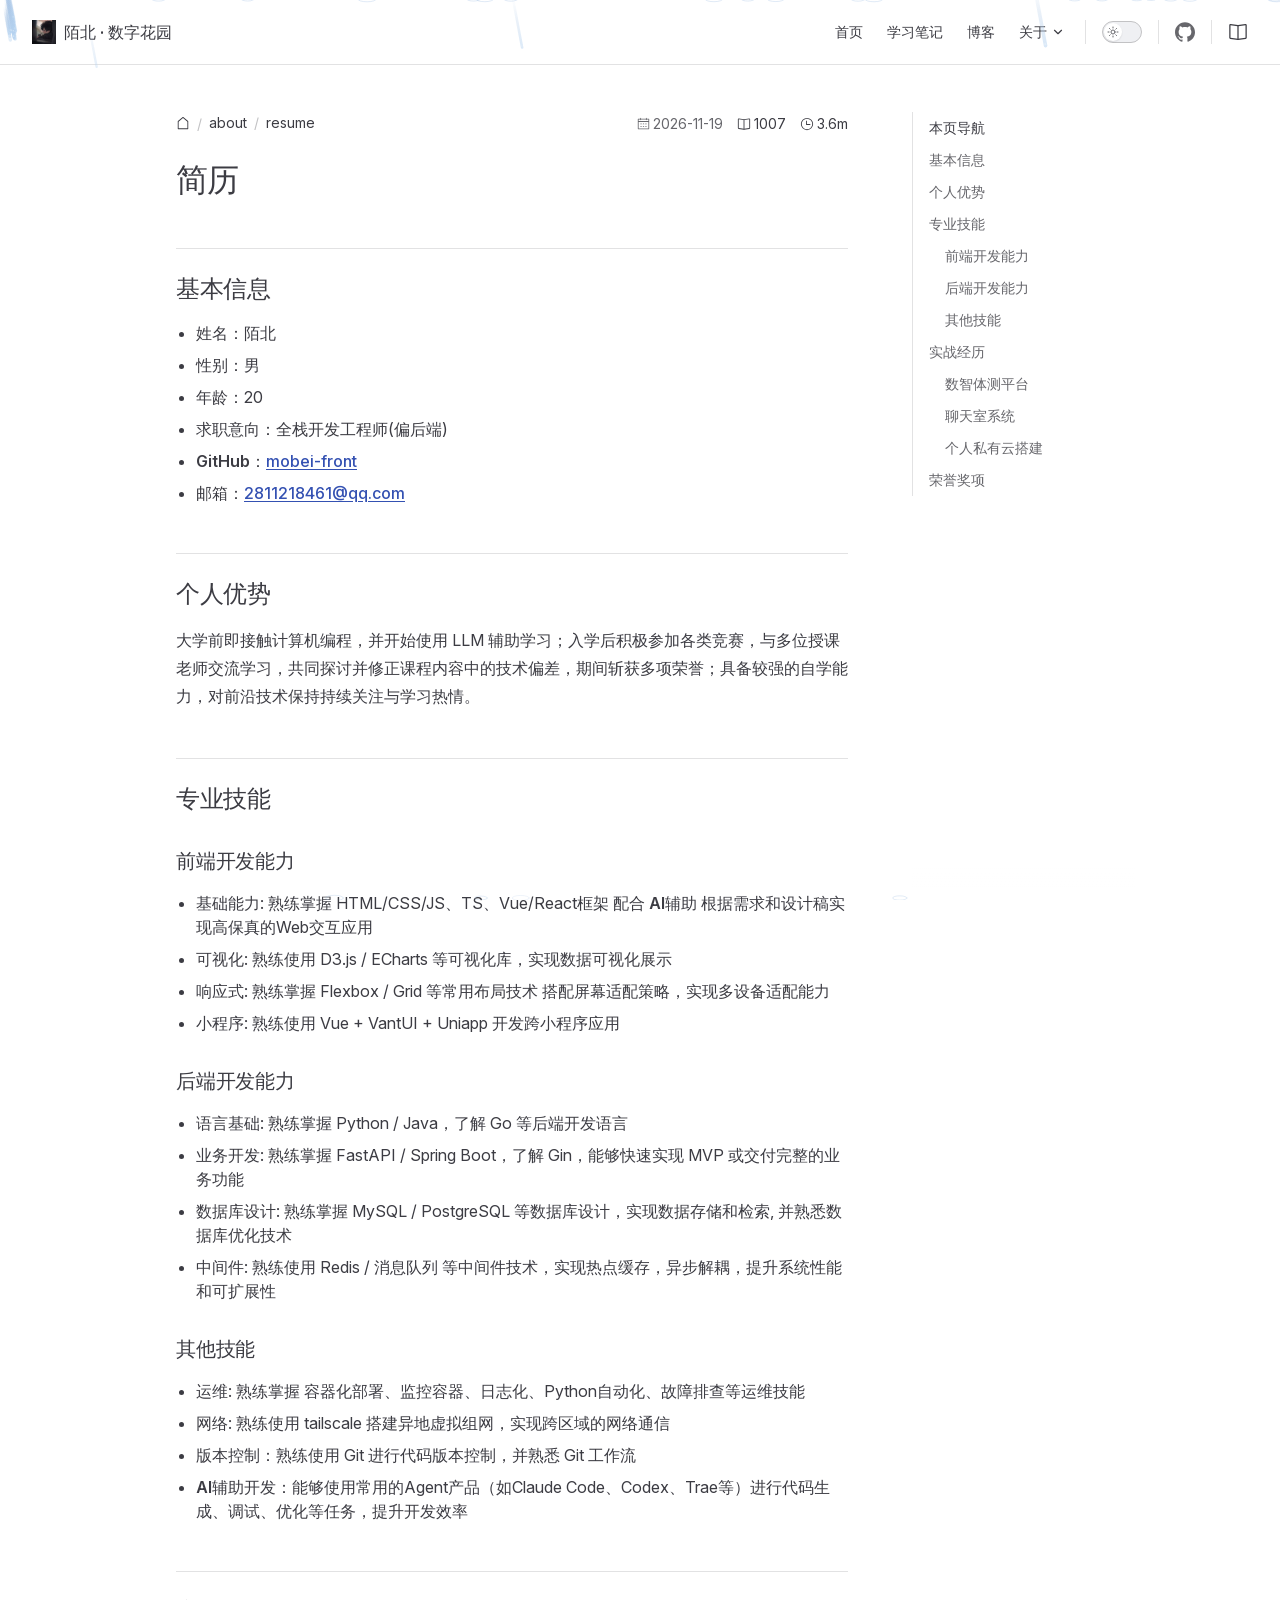
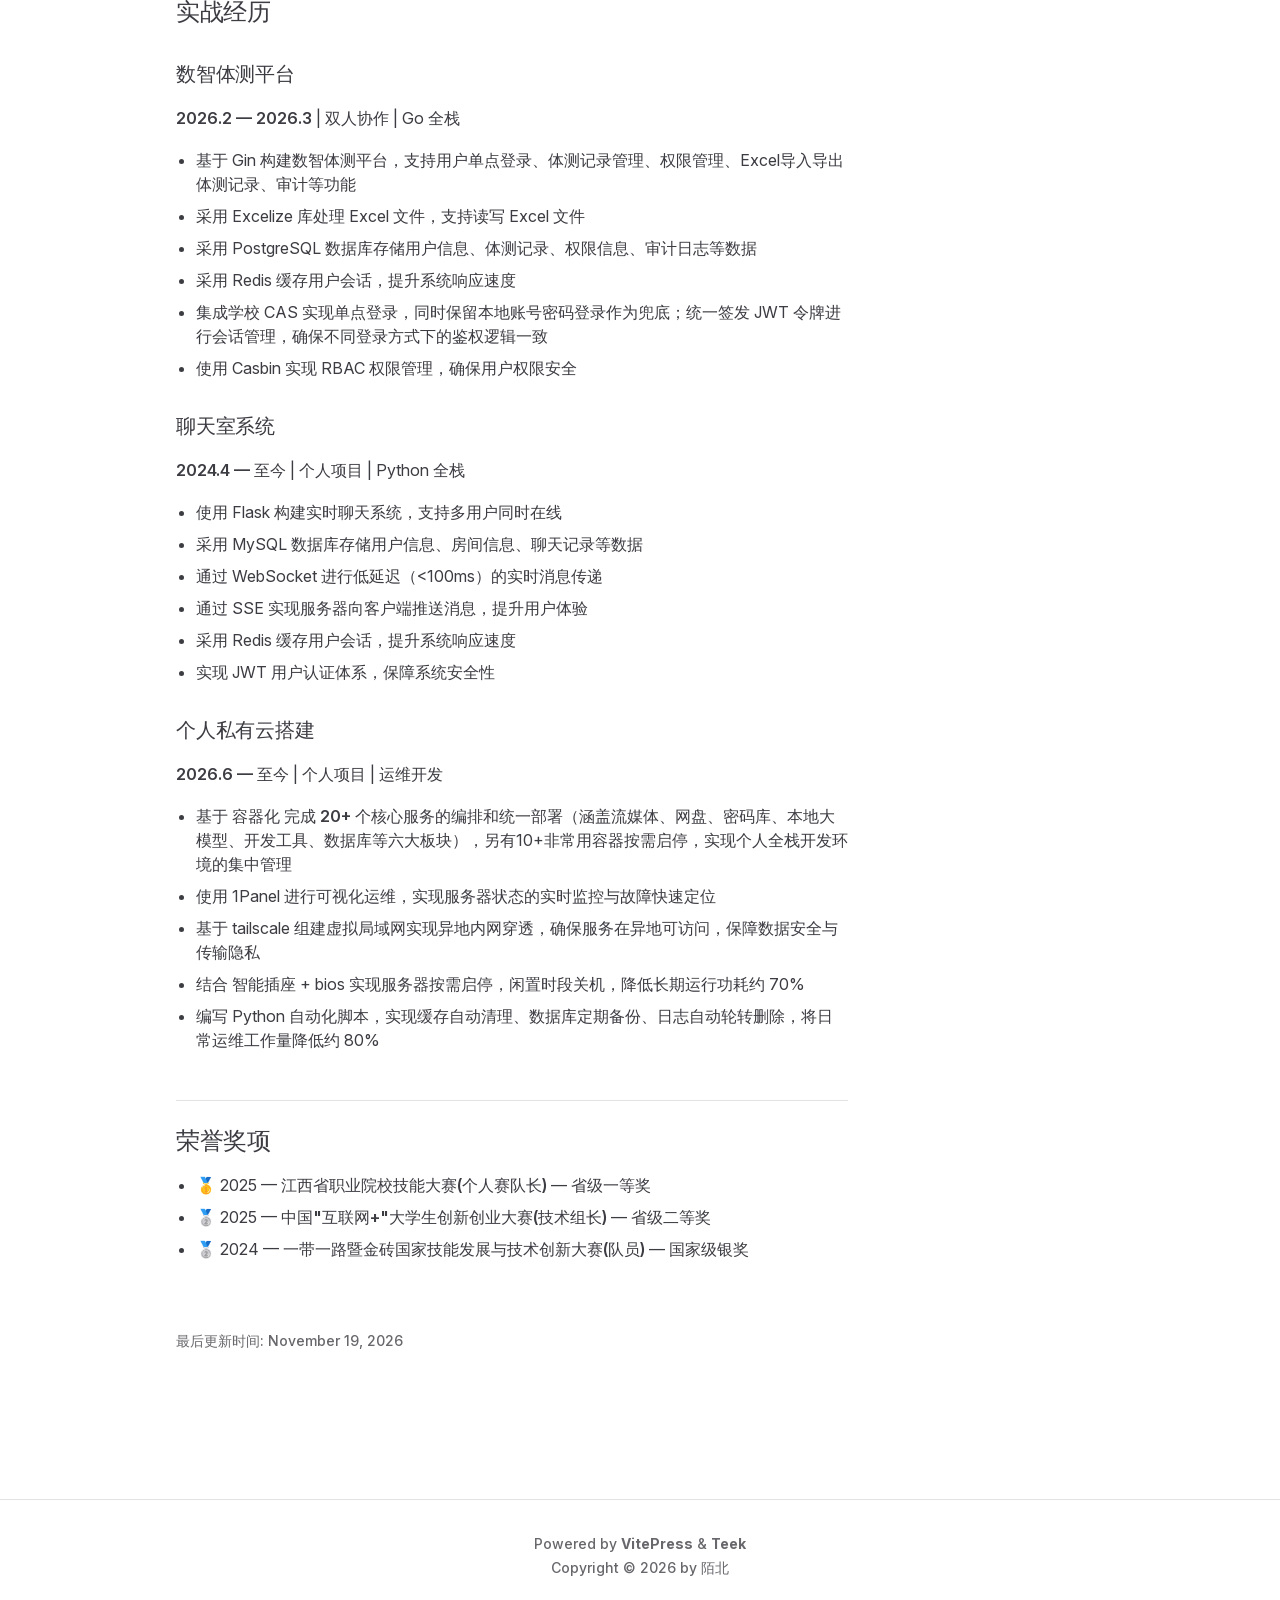
<file: fullstack-resume.html>
<!DOCTYPE html>
<html lang="en-US" dir="ltr">
  <head>
    <meta charset="utf-8">
    <meta name="viewport" content="width=device-width,initial-scale=1">
    <title>简历 | 陌北 · 数字花园</title>
    <meta name="description" content="陌北·数字花园——记录技术，也记录生活。一名全栈开发者的个人知识沉淀平台，在快节奏的世界里，找到属于自己的生活节奏。">
    <meta name="generator" content="VitePress v1.6.4">
    <link rel="preload stylesheet" href="/assets/style.Cr7Y6RLB.css" as="style">
    <link rel="preload stylesheet" href="/vp-icons.css" as="style">
    <script type="module" src="/assets/chunks/metadata.84d7db94.js"></script>
    <script type="module" src="/assets/app.Bqwq5wIt.js"></script>
    <link rel="preload" href="/assets/inter-roman-latin.Di8DUHzh.woff2" as="font" type="font/woff2" crossorigin="">
    <link rel="modulepreload" href="/assets/chunks/theme.CwHg1GkV.js">
    <link rel="modulepreload" href="/assets/chunks/framework.Dr7VWMEP.js">
    <link rel="modulepreload" href="/assets/fullstack-resume.md.GtG3zdnQ.lean.js">
    <link rel="icon" type="image/png" href="image/logo.png">
    <link rel="apple-touch-icon" type="image/png" href="image/logo.png">
    <meta name="robots" content="index, follow">
    <script type="application/ld+json">{"@context":"https://schema.org","@type":"WebSite","name":"陌北 · 数字花园","description":"记录技术，也记录生活。一名全栈开发者的个人知识沉淀平台，在快节奏的世界里，找到属于自己的生活节奏。","url":"https://mobei-front.github.io/KnowledgeBase/","author":{"@type":"Person","name":"陌北","jobTitle":"全栈开发者","knowsAbout":["前端开发","Vue.js","Python","Web开发","全栈开发"],"sameAs":["https://github.com/mobei-front"]},"about":["前端开发","技术博客","学习笔记","编程教程","个人知识沉淀","后端开发","数据库","服务器"],"inLanguage":"zh-CN"}</script>
    <script id="check-dark-mode">(()=>{const e=localStorage.getItem("vitepress-theme-appearance")||"auto",a=window.matchMedia("(prefers-color-scheme: dark)").matches;(!e||e==="auto"?a:e==="dark")&&document.documentElement.classList.add("dark")})();</script>
    <script id="check-mac-os">document.documentElement.classList.toggle("mac",/Mac|iPhone|iPod|iPad/i.test(navigator.platform));</script>
  </head>
  <body><!--teleport start anchor--><div style="display:none;" class="tk-spotlight-hover tk-spotlight-hover__aside" aria-hidden="true" focusable="false"></div><!--teleport anchor-->
    <div id="app"><!--[--><!--v-if--><!--v-if--><!--v-if--><!--[--><!--v-if--><!----><!--v-if--><div class="tk-right-bottom-button tk-wallpaper-outside flx-column"><!--[--><!--]--><div title="返回顶部" class="tk-right-bottom-button__button back-top" style="--tk-progress:0;display:none;" role="button" aria-label="返回顶部" aria-valuenow="0" aria-valuemin="0" aria-valuemax="100"><i class="tk-icon" style="--icon-color-hover:var(--tk-theme-color);" aria-hidden="true"><svg
    t="1741888593841"
    class="icon"
    viewBox="0 0 1024 1024"
    version="1.1"
    xmlns="http://www.w3.org/2000/svg"
    p-id="9313"
    width="200"
    height="200"
  >
    <path
      fill="currentColor"
      d="M760.789 439.887C764.394 155.042 530.029 25.24 512 14.423c-14.423 7.21-252.394 137.014-248.789 425.464-46.873 32.451-97.352 86.536-90.14 180.282 7.21 93.746 100.957 158.648 137.014 155.042 36.056-3.605 25.239-28.845 25.239-28.845l10.817-50.479s54.084 79.324 68.507 79.324h194.704c18.028 0 68.507-79.324 68.507-79.324l10.817 50.48s-10.817 25.239 25.24 28.844c36.056 3.606 129.802-61.296 137.014-155.042 7.21-93.746-43.268-147.831-90.141-180.282zM512 436.282c-7.211 0-93.746-3.606-104.563-104.564C411.042 234.366 504.789 227.155 512 223.55c7.211 0 100.958 10.817 104.563 108.17C605.746 432.675 519.211 436.281 512 436.281z m-54.085 493.972c0 10.816-10.816 21.633-21.633 21.633-10.817 0-21.634-10.817-21.634-21.633V825.69c0-10.817 10.817-21.634 21.634-21.634s21.633 10.817 21.633 21.634v104.564z m79.325 54.084c0 10.817-10.817 21.634-21.634 21.634s-21.634-10.817-21.634-21.634V829.296c0-10.817 10.817-21.634 21.634-21.634s21.633 10.817 21.633 21.634v155.042z m72.112-79.324c0 10.817-10.817 21.634-21.634 21.634s-21.633-10.817-21.633-21.634v-75.718c0-10.817 10.816-21.634 21.633-21.634 10.817 0 21.634 10.817 21.634 21.634v75.718z m0 0"
      p-id="9314"
    ></path>
  </svg></i></div><!--v-if--><!--v-if--><!--[--><!--]--></div><!--]--><div class="Layout tk-layout" data-v-262fdcd2><!--[--><!--]--><!--[--><span tabindex="-1" data-v-7284c795></span><a href="#VPContent" class="VPSkipLink visually-hidden" data-v-7284c795>Skip to content</a><!--]--><!----><header class="VPNav" data-v-262fdcd2 data-v-8ee1c63b><div class="VPNavBar" data-v-8ee1c63b data-v-74bcc737><div class="wrapper" data-v-74bcc737><div class="container" data-v-74bcc737><div class="title" data-v-74bcc737><div class="VPNavBarTitle" data-v-74bcc737 data-v-04a9aeeb><a class="title" href="/" data-v-04a9aeeb><!--[--><!--]--><!--[--><img class="VPImage logo" src="image/logo.png" alt="陌北 · 数字花园" data-v-858ed105><!--]--><span data-v-04a9aeeb>陌北 · 数字花园</span><!--[--><!--]--></a></div></div><div class="content" data-v-74bcc737><div class="content-body" data-v-74bcc737><!--[--><!--]--><div class="VPNavBarSearch search" data-v-74bcc737><!----></div><nav aria-labelledby="main-nav-aria-label" class="VPNavBarMenu menu" data-v-74bcc737 data-v-e77fc442><span id="main-nav-aria-label" class="visually-hidden" data-v-e77fc442> Main Navigation </span><!--[--><!--[--><a class="VPLink link VPNavBarMenuLink" href="/" tabindex="0" data-v-e77fc442 data-v-e4b36659><!--[--><span data-v-e4b36659>首页</span><!--]--></a><!--]--><!--[--><a class="VPLink link VPNavBarMenuLink" href="/notes" tabindex="0" data-v-e77fc442 data-v-e4b36659><!--[--><span data-v-e4b36659>学习笔记</span><!--]--></a><!--]--><!--[--><a class="VPLink link VPNavBarMenuLink" href="/blog" tabindex="0" data-v-e77fc442 data-v-e4b36659><!--[--><span data-v-e4b36659>博客</span><!--]--></a><!--]--><!--[--><div class="VPFlyout VPNavBarMenuGroup" data-v-e77fc442 data-v-4f528093><button type="button" class="button" aria-haspopup="true" aria-expanded="false" data-v-4f528093><span class="text" data-v-4f528093><!----><span data-v-4f528093>关于</span><span class="vpi-chevron-down text-icon" data-v-4f528093></span></span></button><div class="menu" data-v-4f528093><div class="VPMenu" data-v-4f528093 data-v-26b6c809><div class="items" data-v-26b6c809><!--[--><!--[--><div class="VPMenuLink" data-v-26b6c809 data-v-6ee8758f><a class="VPLink link" href="/about-me" data-v-6ee8758f><!--[--><span data-v-6ee8758f>关于我</span><!--]--></a></div><!--]--><!--[--><div class="VPMenuLink" data-v-26b6c809 data-v-6ee8758f><a class="VPLink link" href="/about-site" data-v-6ee8758f><!--[--><span data-v-6ee8758f>关于本站</span><!--]--></a></div><!--]--><!--[--><div class="VPMenuLink" data-v-26b6c809 data-v-6ee8758f><a class="VPLink link" href="/resume" data-v-6ee8758f><!--[--><span data-v-6ee8758f>我的简历</span><!--]--></a></div><!--]--><!--]--></div><!--[--><!--]--></div></div></div><!--]--><!--]--></nav><!----><div class="VPNavBarAppearance appearance" data-v-74bcc737 data-v-6b392369><button class="VPSwitch VPSwitchAppearance" type="button" role="switch" title aria-checked="false" data-v-6b392369 data-v-38e21a6e data-v-54221425><span class="check" data-v-54221425><span class="icon" data-v-54221425><!--[--><span class="vpi-sun sun" data-v-38e21a6e></span><span class="vpi-moon moon" data-v-38e21a6e></span><!--]--></span></span></button></div><div class="VPSocialLinks VPNavBarSocialLinks social-links" data-v-74bcc737 data-v-58766a2a data-v-5c24b265><!--[--><a class="VPSocialLink no-icon" href="https://github.com/mobei-front" aria-label="github" target="_blank" rel="noopener" data-v-5c24b265 data-v-9c94ad24><span class="vpi-social-github"></span></a><!--]--></div><div class="VPFlyout VPNavBarExtra extra" data-v-74bcc737 data-v-54af8171 data-v-4f528093><button type="button" class="button" aria-haspopup="true" aria-expanded="false" aria-label="extra navigation" data-v-4f528093><span class="vpi-more-horizontal icon" data-v-4f528093></span></button><div class="menu" data-v-4f528093><div class="VPMenu" data-v-4f528093 data-v-26b6c809><!----><!--[--><!--[--><!----><div class="group" data-v-54af8171><div class="item appearance" data-v-54af8171><p class="label" data-v-54af8171>Appearance</p><div class="appearance-action" data-v-54af8171><button class="VPSwitch VPSwitchAppearance" type="button" role="switch" title aria-checked="false" data-v-54af8171 data-v-38e21a6e data-v-54221425><span class="check" data-v-54221425><span class="icon" data-v-54221425><!--[--><span class="vpi-sun sun" data-v-38e21a6e></span><span class="vpi-moon moon" data-v-38e21a6e></span><!--]--></span></span></button></div></div></div><div class="group" data-v-54af8171><div class="item social-links" data-v-54af8171><div class="VPSocialLinks social-links-list" data-v-54af8171 data-v-5c24b265><!--[--><a class="VPSocialLink no-icon" href="https://github.com/mobei-front" aria-label="github" target="_blank" rel="noopener" data-v-5c24b265 data-v-9c94ad24><span class="vpi-social-github"></span></a><!--]--></div></div></div><!--]--><!--]--></div></div></div><!--[--><!--[--><!--[--><!--[--><!--]--><!--[--><!--[--><div class="tk-theme-enhance flx-align-center"><!--[--><i class="tk-icon" style="--icon-size:20px;--icon-color-hover:var(--tk-theme-color);"><svg xmlns="http://www.w3.org/2000/svg" viewBox="0 0 1024 1024">
    <path
      fill="currentColor"
      d="m512 863.36 384-54.848v-638.72L525.568 222.72a96 96 0 0 1-27.136 0L128 169.792v638.72zM137.024 106.432l370.432 52.928a32 32 0 0 0 9.088 0l370.432-52.928A64 64 0 0 1 960 169.792v638.72a64 64 0 0 1-54.976 63.36l-388.48 55.488a32 32 0 0 1-9.088 0l-388.48-55.488A64 64 0 0 1 64 808.512v-638.72a64 64 0 0 1 73.024-63.36z"
    ></path>
    <path fill="currentColor" d="M480 192h64v704h-64z"></path>
  </svg></i><!--]--></div><!--teleport start--><!--teleport end--><!--]--><!--v-if--><!--]--><!--]--><!--]--><!--]--><button type="button" class="VPNavBarHamburger hamburger" aria-label="mobile navigation" aria-expanded="false" aria-controls="VPNavScreen" data-v-74bcc737 data-v-22ebbe49><span class="container" data-v-22ebbe49><span class="top" data-v-22ebbe49></span><span class="middle" data-v-22ebbe49></span><span class="bottom" data-v-22ebbe49></span></span></button></div></div></div></div><div class="divider" data-v-74bcc737><div class="divider-line" data-v-74bcc737></div></div></div><!----></header><div class="VPLocalNav empty fixed" data-v-262fdcd2 data-v-c4c29097><div class="container" data-v-c4c29097><!----><div class="VPLocalNavOutlineDropdown" style="--vp-vh:0px;" data-v-c4c29097 data-v-fcc3a718><button data-v-fcc3a718>Return to top</button><!----></div></div></div><!----><div class="VPContent" id="VPContent" data-v-262fdcd2 data-v-dbdf058b><div class="VPDoc has-aside" data-v-dbdf058b data-v-911bce81><!--[--><!--]--><div class="container" data-v-911bce81><div class="aside" data-v-911bce81><div class="aside-curtain" data-v-911bce81></div><div class="aside-container" data-v-911bce81><div class="aside-content" data-v-911bce81><div class="VPDocAside" data-v-911bce81 data-v-ba57fc94><!--[--><!--]--><!--[--><!--]--><nav aria-labelledby="doc-outline-aria-label" class="VPDocAsideOutline" data-v-ba57fc94 data-v-2b7cd9e9><div class="content" data-v-2b7cd9e9><div class="outline-marker" data-v-2b7cd9e9></div><div aria-level="2" class="outline-title" id="doc-outline-aria-label" role="heading" data-v-2b7cd9e9>本页导航</div><ul class="VPDocOutlineItem root" data-v-2b7cd9e9 data-v-91bbf717><!--[--><!--]--></ul></div></nav><!--[--><!--]--><div class="spacer" data-v-ba57fc94></div><!--[--><!--]--><!----><!--[--><!--]--><!--[--><!--]--></div></div></div></div><div class="content" data-v-911bce81><div class="content-container" data-v-911bce81><!--[--><!--[--><!--[--><!--[--><!----><!--]--><!--[--><!--[--><!--]--><div class="tk-article-analyze flx-justify-between" aria-label="文章分析"><div class="tk-article-breadcrumb" role="navigation" aria-label="文章面包屑"><div class="tk-breadcrumb" role="navigation" aria-label="面包屑"><!--[--><span class="tk-breadcrumb__item"><span class="tk-breadcrumb__inner" role="link"><!--[--><a href="/" title="首页" class="home hover-color" aria-label="首页"><i class="tk-icon" style="--icon-color-hover:var(--tk-theme-color);" aria-hidden="true"><svg xmlns="http://www.w3.org/2000/svg" viewBox="0 0 1024 1024">
    <path
      fill="currentColor"
      d="M192 413.952V896h640V413.952L512 147.328zM139.52 374.4l352-293.312a32 32 0 0 1 40.96 0l352 293.312A32 32 0 0 1 896 398.976V928a32 32 0 0 1-32 32H160a32 32 0 0 1-32-32V398.976a32 32 0 0 1 11.52-24.576"
    ></path>
  </svg></i></a><!--]--></span><span class="tk-breadcrumb__separator" role="presentation">/</span></span><!--[--><span class="tk-breadcrumb__item"><span class="tk-breadcrumb__inner" role="link"><!--[--><span href title="about" class="" aria-label="about">about</span><!--]--></span><span class="tk-breadcrumb__separator" role="presentation">/</span></span><span class="tk-breadcrumb__item"><span class="tk-breadcrumb__inner" role="link"><!--[--><span href title="resume" class="" aria-label="resume">resume</span><!--]--></span><span class="tk-breadcrumb__separator" role="presentation">/</span></span><!--]--><!--]--></div></div><div class="tk-article-analyze__wrapper flx-align-center"><div class="tk-article-info article" role="group" aria-label="文章信息"><!--[--><!--[--><!--v-if--><!--]--><!--[--><span class="tk-article-info__item" role="group" aria-label="创建时间"><i class="tk-icon tk-article-info__icon" style="--icon-color-hover:var(--tk-theme-color);" aria-hidden="true"><svg xmlns="http://www.w3.org/2000/svg" viewBox="0 0 1024 1024">
  <path
    fill="currentColor"
    d="M128 384v512h768V192H768v32a32 32 0 1 1-64 0v-32H320v32a32 32 0 0 1-64 0v-32H128v128h768v64zm192-256h384V96a32 32 0 1 1 64 0v32h160a32 32 0 0 1 32 32v768a32 32 0 0 1-32 32H96a32 32 0 0 1-32-32V160a32 32 0 0 1 32-32h160V96a32 32 0 0 1 64 0zm-32 384h64a32 32 0 0 1 0 64h-64a32 32 0 0 1 0-64m0 192h64a32 32 0 1 1 0 64h-64a32 32 0 1 1 0-64m192-192h64a32 32 0 0 1 0 64h-64a32 32 0 0 1 0-64m0 192h64a32 32 0 1 1 0 64h-64a32 32 0 1 1 0-64m192-192h64a32 32 0 1 1 0 64h-64a32 32 0 1 1 0-64m0 192h64a32 32 0 1 1 0 64h-64a32 32 0 1 1 0-64"
  ></path>
</svg></i><a title="创建时间" class="hover-color" aria-label="2026-11-19">2026-11-19</a></span><!--]--><!--[--><!--v-if--><!--]--><!--[--><!--v-if--><!--]--><!--[--><!--v-if--><!--]--><!--]--><!--[--><!--]--></div><div class="flx-center"><i class="tk-icon" style="--icon-color-hover:var(--tk-theme-color);" aria-hidden="true"><svg xmlns="http://www.w3.org/2000/svg" viewBox="0 0 1024 1024">
    <path
      fill="currentColor"
      d="m512 863.36 384-54.848v-638.72L525.568 222.72a96 96 0 0 1-27.136 0L128 169.792v638.72zM137.024 106.432l370.432 52.928a32 32 0 0 0 9.088 0l370.432-52.928A64 64 0 0 1 960 169.792v638.72a64 64 0 0 1-54.976 63.36l-388.48 55.488a32 32 0 0 1-9.088 0l-388.48-55.488A64 64 0 0 1 64 808.512v-638.72a64 64 0 0 1 73.024-63.36z"
    ></path>
    <path fill="currentColor" d="M480 192h64v704h-64z"></path>
  </svg></i><a title="文章字数" class="hover-color" aria-label="文章字数">1007</a></div><div class="flx-center"><i class="tk-icon" style="--icon-color-hover:var(--tk-theme-color);"><svg xmlns="http://www.w3.org/2000/svg" viewBox="0 0 1024 1024">
    <path
      fill="currentColor"
      d="M512 896a384 384 0 1 0 0-768 384 384 0 0 0 0 768m0 64a448 448 0 1 1 0-896 448 448 0 0 1 0 896"
    ></path>
    <path fill="currentColor" d="M480 256a32 32 0 0 1 32 32v256a32 32 0 0 1-64 0V288a32 32 0 0 1 32-32"></path>
    <path fill="currentColor" d="M480 512h256q32 0 32 32t-32 32H480q-32 0-32-32t32-32"></path>
  </svg></i><a title="预计阅读时长" class="hover-color" aria-label="预计阅读时长">3.6m</a></div><!--v-if--></div></div><!--[--><!--]--><!--]--><!----><!----><!----><!--v-if--><!--v-if--><!--]--><!--]--><!--]--><main class="main" data-v-911bce81><div style="position:relative;" class="vp-doc _fullstack-resume" data-v-911bce81><div><h1 id="简历" tabindex="-1">简历 <a class="header-anchor" href="#简历" aria-label="Permalink to &quot;简历&quot;">​</a></h1><h2 id="基本信息" tabindex="-1">基本信息 <a class="header-anchor" href="#基本信息" aria-label="Permalink to &quot;基本信息&quot;">​</a></h2><ul><li><strong>姓名</strong>：陌北</li><li><strong>性别</strong>：男</li><li><strong>年龄</strong>：<span data-age="2006">20</span></li><li><strong>求职意向</strong>：全栈开发工程师(偏后端)</li><li><strong>GitHub</strong>：<a href="https://github.com/mobei-front" target="_blank" rel="noreferrer">mobei-front</a></li><li><strong>邮箱</strong>：<a href="mailto:2811218461@qq.com" target="_blank" rel="noreferrer">2811218461@qq.com</a></li></ul><h2 id="个人优势" tabindex="-1">个人优势 <a class="header-anchor" href="#个人优势" aria-label="Permalink to &quot;个人优势&quot;">​</a></h2><p>大学前即接触计算机编程，并开始使用 LLM 辅助学习；入学后积极参加各类竞赛，与多位授课老师交流学习，共同探讨并修正课程内容中的技术偏差，期间斩获多项荣誉；具备较强的自学能力，对前沿技术保持持续关注与学习热情。</p><h2 id="专业技能" tabindex="-1">专业技能 <a class="header-anchor" href="#专业技能" aria-label="Permalink to &quot;专业技能&quot;">​</a></h2><h3 id="前端开发能力" tabindex="-1">前端开发能力 <a class="header-anchor" href="#前端开发能力" aria-label="Permalink to &quot;前端开发能力&quot;">​</a></h3><ul><li><strong>基础能力</strong>: 熟练掌握 HTML/CSS/JS、TS、Vue/React框架 配合 <strong>AI辅助</strong> 根据需求和设计稿实现高保真的Web交互应用</li><li><strong>可视化</strong>: 熟练使用 D3.js / ECharts 等可视化库，实现数据可视化展示</li><li><strong>响应式</strong>: 熟练掌握 Flexbox / Grid 等常用布局技术 搭配屏幕适配策略，实现多设备适配能力</li><li><strong>小程序</strong>: 熟练使用 Vue + VantUI + Uniapp 开发跨小程序应用</li></ul><h3 id="后端开发能力" tabindex="-1">后端开发能力 <a class="header-anchor" href="#后端开发能力" aria-label="Permalink to &quot;后端开发能力&quot;">​</a></h3><ul><li><strong>语言基础</strong>: 熟练掌握 Python / Java，了解 Go 等后端开发语言</li><li><strong>业务开发</strong>: 熟练掌握 FastAPI / Spring Boot，了解 Gin，能够快速实现 MVP 或交付完整的业务功能</li><li><strong>数据库设计</strong>: 熟练掌握 MySQL / PostgreSQL 等数据库设计，实现数据存储和检索, 并熟悉数据库优化技术</li><li><strong>中间件</strong>: 熟练使用 Redis / 消息队列 等中间件技术，实现热点缓存，异步解耦，提升系统性能和可扩展性</li></ul><h3 id="其他技能" tabindex="-1">其他技能 <a class="header-anchor" href="#其他技能" aria-label="Permalink to &quot;其他技能&quot;">​</a></h3><ul><li><strong>运维</strong>: 熟练掌握 容器化部署、监控容器、日志化、Python自动化、故障排查等运维技能</li><li><strong>网络</strong>: 熟练使用 tailscale 搭建异地虚拟组网，实现跨区域的网络通信</li><li><strong>版本控制</strong>：熟练使用 Git 进行代码版本控制，并熟悉 Git 工作流</li><li><strong>AI辅助开发</strong>：能够使用常用的Agent产品（如Claude Code、Codex、Trae等）进行代码生成、调试、优化等任务，提升开发效率</li></ul><h2 id="实战经历" tabindex="-1">实战经历 <a class="header-anchor" href="#实战经历" aria-label="Permalink to &quot;实战经历&quot;">​</a></h2><h3 id="数智体测平台" tabindex="-1">数智体测平台 <a class="header-anchor" href="#数智体测平台" aria-label="Permalink to &quot;数智体测平台&quot;">​</a></h3><p><strong>2026.2 — 2026.3</strong> | 双人协作 | Go 全栈</p><ul><li>基于 Gin 构建数智体测平台，支持用户单点登录、体测记录管理、权限管理、Excel导入导出体测记录、审计等功能</li><li>采用 Excelize 库处理 Excel 文件，支持读写 Excel 文件</li><li>采用 PostgreSQL 数据库存储用户信息、体测记录、权限信息、审计日志等数据</li><li>采用 Redis 缓存用户会话，提升系统响应速度</li><li>集成学校 CAS 实现单点登录，同时保留本地账号密码登录作为兜底；统一签发 JWT 令牌进行会话管理，确保不同登录方式下的鉴权逻辑一致</li><li>使用 Casbin 实现 RBAC 权限管理，确保用户权限安全</li></ul><h3 id="聊天室系统" tabindex="-1">聊天室系统 <a class="header-anchor" href="#聊天室系统" aria-label="Permalink to &quot;聊天室系统&quot;">​</a></h3><p><strong>2024.4 — 至今</strong> | 个人项目 | Python 全栈</p><ul><li>使用 Flask 构建实时聊天系统，支持多用户同时在线</li><li>采用 MySQL 数据库存储用户信息、房间信息、聊天记录等数据</li><li>通过 WebSocket 进行低延迟（&lt;100ms）的实时消息传递</li><li>通过 SSE 实现服务器向客户端推送消息，提升用户体验</li><li>采用 Redis 缓存用户会话，提升系统响应速度</li><li>实现 JWT 用户认证体系，保障系统安全性</li></ul><h3 id="个人私有云搭建" tabindex="-1">个人私有云搭建 <a class="header-anchor" href="#个人私有云搭建" aria-label="Permalink to &quot;个人私有云搭建&quot;">​</a></h3><p><strong>2026.6 — 至今</strong> | 个人项目 | 运维开发</p><ul><li>基于 容器化 完成 <strong>20+</strong> 个核心服务的编排和统一部署（涵盖流媒体、网盘、密码库、本地大模型、开发工具、数据库等六大板块），另有10+非常用容器按需启停，实现个人全栈开发环境的集中管理</li><li>使用 1Panel 进行可视化运维，实现服务器状态的实时监控与故障快速定位</li><li>基于 tailscale 组建虚拟局域网实现异地内网穿透，确保服务在异地可访问，保障数据安全与传输隐私</li><li>结合 智能插座 + bios 实现服务器按需启停，闲置时段关机，降低长期运行功耗约 70%</li><li>编写 Python 自动化脚本，实现缓存自动清理、数据库定期备份、日志自动轮转删除，将日常运维工作量降低约 80%</li></ul><h2 id="荣誉奖项" tabindex="-1">荣誉奖项 <a class="header-anchor" href="#荣誉奖项" aria-label="Permalink to &quot;荣誉奖项&quot;">​</a></h2><ul><li>🥇 2025 — <strong>江西省职业院校技能大赛(个人赛队长)</strong> — 省级一等奖</li><li>🥈 2025 — <strong>中国&quot;互联网+&quot;大学生创新创业大赛(技术组长)</strong> — 省级二等奖</li><li>🥈 2024 — <strong>一带一路暨金砖国家技能发展与技术创新大赛(队员)</strong> — 国家级银奖</li></ul></div></div></main><footer class="VPDocFooter" data-v-911bce81 data-v-dd04cb75><!--[--><!--]--><div class="edit-info" data-v-dd04cb75><!----><div class="last-updated" data-v-dd04cb75><p class="VPLastUpdated" data-v-dd04cb75 data-v-980187b0>最后更新时间: <time datetime="2026-11-19T13:28:29.000Z" data-v-980187b0></time></p></div></div><!----></footer><!--[--><!--]--></div></div></div><!--[--><!--]--></div></div><footer class="VPFooter" data-v-262fdcd2 data-v-769afb35><div class="container" data-v-769afb35><p class="message" data-v-769afb35>
      Powered by 
      <a href="https://vitepress.dev/" target="_blank" style="font-weight: bold; text-decoration: none;">VitePress</a>
      &
      <a href="https://vp.teek.top/" target="_blank" style="font-weight: bold; text-decoration: none;">Teek</a>
    </p><p class="copyright" data-v-769afb35>Copyright © 2026 by 陌北</p></div></footer><!--[--><!--]--></div><!--]--></div>
    
    
  </body>
</html>
</file>
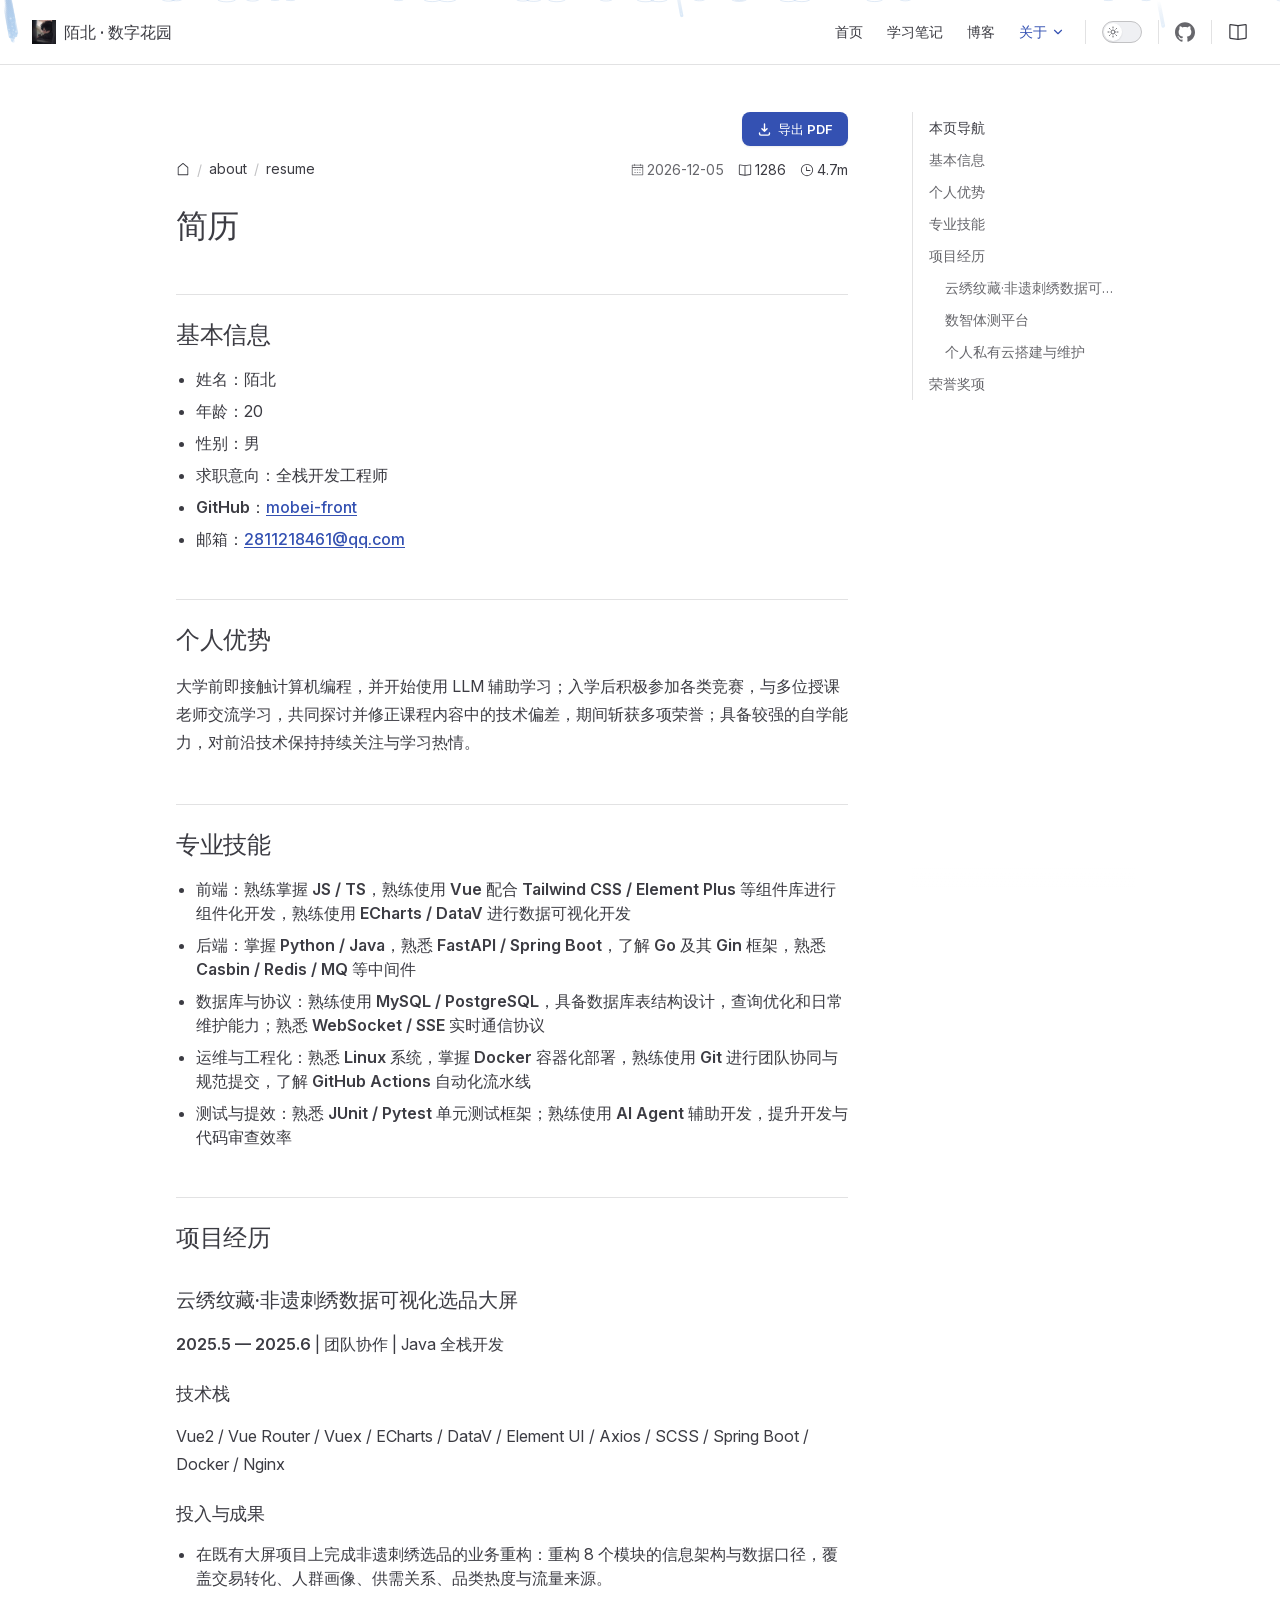
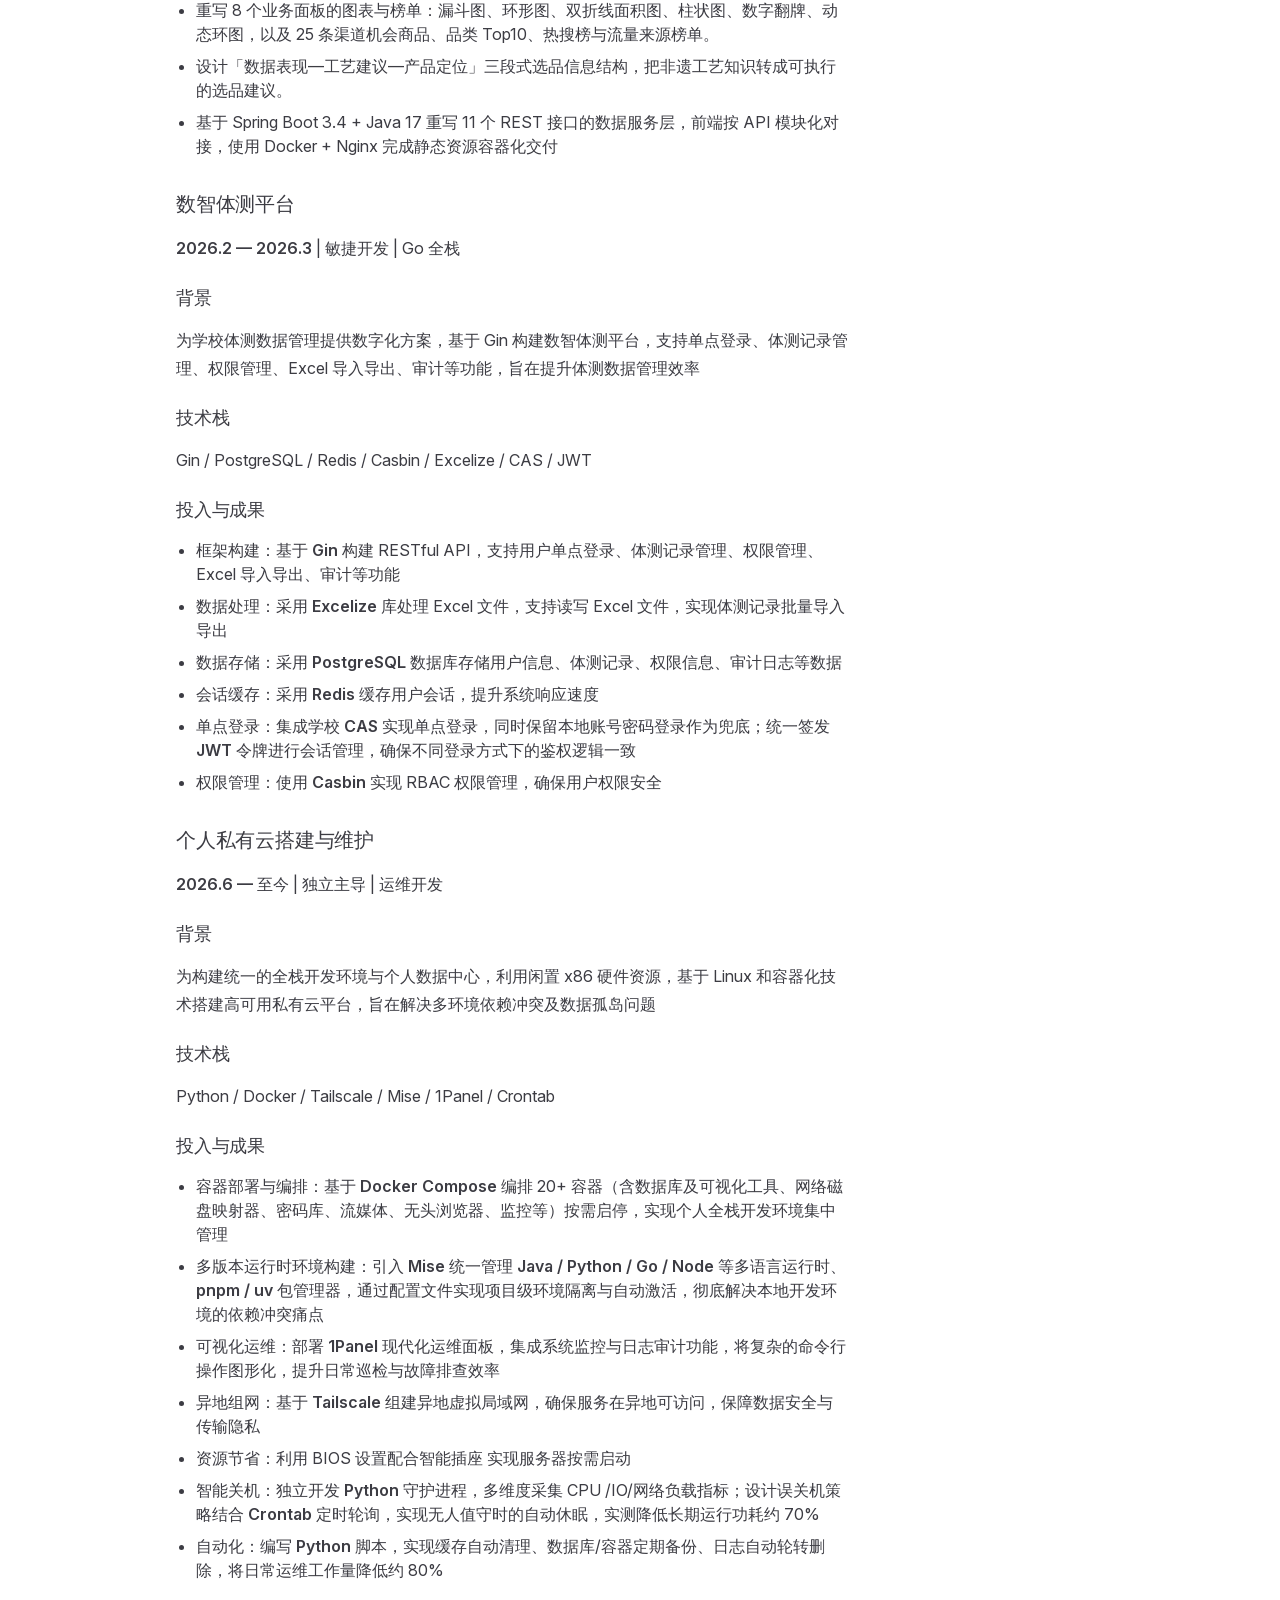
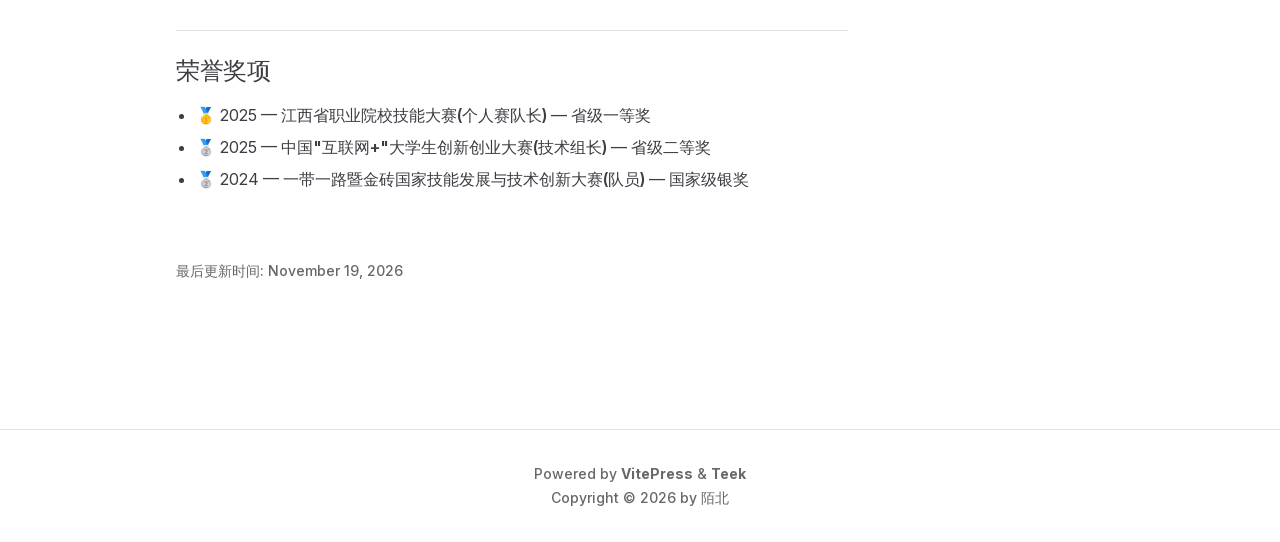
<file: resume.html>
<!DOCTYPE html>
<html lang="en-US" dir="ltr">
  <head>
    <meta charset="utf-8">
    <meta name="viewport" content="width=device-width,initial-scale=1">
    <title>简历 | 陌北 · 数字花园</title>
    <meta name="description" content="陌北·数字花园——记录技术，也记录生活。一名全栈开发者的个人知识沉淀平台，在快节奏的世界里，找到属于自己的生活节奏。">
    <meta name="generator" content="VitePress v1.6.4">
    <link rel="preload stylesheet" href="/assets/style.Cr7Y6RLB.css" as="style">
    <link rel="preload stylesheet" href="/vp-icons.css" as="style">
    <script type="module" src="/assets/chunks/metadata.84d7db94.js"></script>
    <script type="module" src="/assets/app.Bqwq5wIt.js"></script>
    <link rel="preload" href="/assets/inter-roman-latin.Di8DUHzh.woff2" as="font" type="font/woff2" crossorigin="">
    <link rel="modulepreload" href="/assets/chunks/theme.CwHg1GkV.js">
    <link rel="modulepreload" href="/assets/chunks/framework.Dr7VWMEP.js">
    <link rel="modulepreload" href="/assets/resume.md.DHTXJqCI.lean.js">
    <link rel="icon" type="image/png" href="image/logo.png">
    <link rel="apple-touch-icon" type="image/png" href="image/logo.png">
    <meta name="robots" content="index, follow">
    <script type="application/ld+json">{"@context":"https://schema.org","@type":"WebSite","name":"陌北 · 数字花园","description":"记录技术，也记录生活。一名全栈开发者的个人知识沉淀平台，在快节奏的世界里，找到属于自己的生活节奏。","url":"https://mobei-front.github.io/KnowledgeBase/","author":{"@type":"Person","name":"陌北","jobTitle":"全栈开发者","knowsAbout":["前端开发","Vue.js","Python","Web开发","全栈开发"],"sameAs":["https://github.com/mobei-front"]},"about":["前端开发","技术博客","学习笔记","编程教程","个人知识沉淀","后端开发","数据库","服务器"],"inLanguage":"zh-CN"}</script>
    <script id="check-dark-mode">(()=>{const e=localStorage.getItem("vitepress-theme-appearance")||"auto",a=window.matchMedia("(prefers-color-scheme: dark)").matches;(!e||e==="auto"?a:e==="dark")&&document.documentElement.classList.add("dark")})();</script>
    <script id="check-mac-os">document.documentElement.classList.toggle("mac",/Mac|iPhone|iPod|iPad/i.test(navigator.platform));</script>
  </head>
  <body><!--teleport start anchor--><div style="display:none;" class="tk-spotlight-hover tk-spotlight-hover__aside" aria-hidden="true" focusable="false"></div><!--teleport anchor--><!--teleport start anchor--><!----><!--teleport anchor-->
    <div id="app"><!--[--><!--v-if--><!--v-if--><!--v-if--><!--[--><!--v-if--><!----><!--v-if--><div class="tk-right-bottom-button tk-wallpaper-outside flx-column"><!--[--><!--]--><div title="返回顶部" class="tk-right-bottom-button__button back-top" style="--tk-progress:0;display:none;" role="button" aria-label="返回顶部" aria-valuenow="0" aria-valuemin="0" aria-valuemax="100"><i class="tk-icon" style="--icon-color-hover:var(--tk-theme-color);" aria-hidden="true"><svg
    t="1741888593841"
    class="icon"
    viewBox="0 0 1024 1024"
    version="1.1"
    xmlns="http://www.w3.org/2000/svg"
    p-id="9313"
    width="200"
    height="200"
  >
    <path
      fill="currentColor"
      d="M760.789 439.887C764.394 155.042 530.029 25.24 512 14.423c-14.423 7.21-252.394 137.014-248.789 425.464-46.873 32.451-97.352 86.536-90.14 180.282 7.21 93.746 100.957 158.648 137.014 155.042 36.056-3.605 25.239-28.845 25.239-28.845l10.817-50.479s54.084 79.324 68.507 79.324h194.704c18.028 0 68.507-79.324 68.507-79.324l10.817 50.48s-10.817 25.239 25.24 28.844c36.056 3.606 129.802-61.296 137.014-155.042 7.21-93.746-43.268-147.831-90.141-180.282zM512 436.282c-7.211 0-93.746-3.606-104.563-104.564C411.042 234.366 504.789 227.155 512 223.55c7.211 0 100.958 10.817 104.563 108.17C605.746 432.675 519.211 436.281 512 436.281z m-54.085 493.972c0 10.816-10.816 21.633-21.633 21.633-10.817 0-21.634-10.817-21.634-21.633V825.69c0-10.817 10.817-21.634 21.634-21.634s21.633 10.817 21.633 21.634v104.564z m79.325 54.084c0 10.817-10.817 21.634-21.634 21.634s-21.634-10.817-21.634-21.634V829.296c0-10.817 10.817-21.634 21.634-21.634s21.633 10.817 21.633 21.634v155.042z m72.112-79.324c0 10.817-10.817 21.634-21.634 21.634s-21.633-10.817-21.633-21.634v-75.718c0-10.817 10.816-21.634 21.633-21.634 10.817 0 21.634 10.817 21.634 21.634v75.718z m0 0"
      p-id="9314"
    ></path>
  </svg></i></div><!--v-if--><!--v-if--><!--[--><!--]--></div><!--]--><div class="Layout tk-layout" data-v-262fdcd2><!--[--><!--]--><!--[--><span tabindex="-1" data-v-7284c795></span><a href="#VPContent" class="VPSkipLink visually-hidden" data-v-7284c795>Skip to content</a><!--]--><!----><header class="VPNav" data-v-262fdcd2 data-v-8ee1c63b><div class="VPNavBar" data-v-8ee1c63b data-v-74bcc737><div class="wrapper" data-v-74bcc737><div class="container" data-v-74bcc737><div class="title" data-v-74bcc737><div class="VPNavBarTitle" data-v-74bcc737 data-v-04a9aeeb><a class="title" href="/" data-v-04a9aeeb><!--[--><!--]--><!--[--><img class="VPImage logo" src="image/logo.png" alt="陌北 · 数字花园" data-v-858ed105><!--]--><span data-v-04a9aeeb>陌北 · 数字花园</span><!--[--><!--]--></a></div></div><div class="content" data-v-74bcc737><div class="content-body" data-v-74bcc737><!--[--><!--]--><div class="VPNavBarSearch search" data-v-74bcc737><!----></div><nav aria-labelledby="main-nav-aria-label" class="VPNavBarMenu menu" data-v-74bcc737 data-v-e77fc442><span id="main-nav-aria-label" class="visually-hidden" data-v-e77fc442> Main Navigation </span><!--[--><!--[--><a class="VPLink link VPNavBarMenuLink" href="/" tabindex="0" data-v-e77fc442 data-v-e4b36659><!--[--><span data-v-e4b36659>首页</span><!--]--></a><!--]--><!--[--><a class="VPLink link VPNavBarMenuLink" href="/notes" tabindex="0" data-v-e77fc442 data-v-e4b36659><!--[--><span data-v-e4b36659>学习笔记</span><!--]--></a><!--]--><!--[--><a class="VPLink link VPNavBarMenuLink" href="/blog" tabindex="0" data-v-e77fc442 data-v-e4b36659><!--[--><span data-v-e4b36659>博客</span><!--]--></a><!--]--><!--[--><div class="VPFlyout VPNavBarMenuGroup active" data-v-e77fc442 data-v-4f528093><button type="button" class="button" aria-haspopup="true" aria-expanded="false" data-v-4f528093><span class="text" data-v-4f528093><!----><span data-v-4f528093>关于</span><span class="vpi-chevron-down text-icon" data-v-4f528093></span></span></button><div class="menu" data-v-4f528093><div class="VPMenu" data-v-4f528093 data-v-26b6c809><div class="items" data-v-26b6c809><!--[--><!--[--><div class="VPMenuLink" data-v-26b6c809 data-v-6ee8758f><a class="VPLink link" href="/about-me" data-v-6ee8758f><!--[--><span data-v-6ee8758f>关于我</span><!--]--></a></div><!--]--><!--[--><div class="VPMenuLink" data-v-26b6c809 data-v-6ee8758f><a class="VPLink link" href="/about-site" data-v-6ee8758f><!--[--><span data-v-6ee8758f>关于本站</span><!--]--></a></div><!--]--><!--[--><div class="VPMenuLink" data-v-26b6c809 data-v-6ee8758f><a class="VPLink link active" href="/resume" data-v-6ee8758f><!--[--><span data-v-6ee8758f>我的简历</span><!--]--></a></div><!--]--><!--]--></div><!--[--><!--]--></div></div></div><!--]--><!--]--></nav><!----><div class="VPNavBarAppearance appearance" data-v-74bcc737 data-v-6b392369><button class="VPSwitch VPSwitchAppearance" type="button" role="switch" title aria-checked="false" data-v-6b392369 data-v-38e21a6e data-v-54221425><span class="check" data-v-54221425><span class="icon" data-v-54221425><!--[--><span class="vpi-sun sun" data-v-38e21a6e></span><span class="vpi-moon moon" data-v-38e21a6e></span><!--]--></span></span></button></div><div class="VPSocialLinks VPNavBarSocialLinks social-links" data-v-74bcc737 data-v-58766a2a data-v-5c24b265><!--[--><a class="VPSocialLink no-icon" href="https://github.com/mobei-front" aria-label="github" target="_blank" rel="noopener" data-v-5c24b265 data-v-9c94ad24><span class="vpi-social-github"></span></a><!--]--></div><div class="VPFlyout VPNavBarExtra extra" data-v-74bcc737 data-v-54af8171 data-v-4f528093><button type="button" class="button" aria-haspopup="true" aria-expanded="false" aria-label="extra navigation" data-v-4f528093><span class="vpi-more-horizontal icon" data-v-4f528093></span></button><div class="menu" data-v-4f528093><div class="VPMenu" data-v-4f528093 data-v-26b6c809><!----><!--[--><!--[--><!----><div class="group" data-v-54af8171><div class="item appearance" data-v-54af8171><p class="label" data-v-54af8171>Appearance</p><div class="appearance-action" data-v-54af8171><button class="VPSwitch VPSwitchAppearance" type="button" role="switch" title aria-checked="false" data-v-54af8171 data-v-38e21a6e data-v-54221425><span class="check" data-v-54221425><span class="icon" data-v-54221425><!--[--><span class="vpi-sun sun" data-v-38e21a6e></span><span class="vpi-moon moon" data-v-38e21a6e></span><!--]--></span></span></button></div></div></div><div class="group" data-v-54af8171><div class="item social-links" data-v-54af8171><div class="VPSocialLinks social-links-list" data-v-54af8171 data-v-5c24b265><!--[--><a class="VPSocialLink no-icon" href="https://github.com/mobei-front" aria-label="github" target="_blank" rel="noopener" data-v-5c24b265 data-v-9c94ad24><span class="vpi-social-github"></span></a><!--]--></div></div></div><!--]--><!--]--></div></div></div><!--[--><!--[--><!--[--><!--[--><!--]--><!--[--><!--[--><div class="tk-theme-enhance flx-align-center"><!--[--><i class="tk-icon" style="--icon-size:20px;--icon-color-hover:var(--tk-theme-color);"><svg xmlns="http://www.w3.org/2000/svg" viewBox="0 0 1024 1024">
    <path
      fill="currentColor"
      d="m512 863.36 384-54.848v-638.72L525.568 222.72a96 96 0 0 1-27.136 0L128 169.792v638.72zM137.024 106.432l370.432 52.928a32 32 0 0 0 9.088 0l370.432-52.928A64 64 0 0 1 960 169.792v638.72a64 64 0 0 1-54.976 63.36l-388.48 55.488a32 32 0 0 1-9.088 0l-388.48-55.488A64 64 0 0 1 64 808.512v-638.72a64 64 0 0 1 73.024-63.36z"
    ></path>
    <path fill="currentColor" d="M480 192h64v704h-64z"></path>
  </svg></i><!--]--></div><!--teleport start--><!--teleport end--><!--]--><!--v-if--><!--]--><!--]--><!--]--><!--]--><button type="button" class="VPNavBarHamburger hamburger" aria-label="mobile navigation" aria-expanded="false" aria-controls="VPNavScreen" data-v-74bcc737 data-v-22ebbe49><span class="container" data-v-22ebbe49><span class="top" data-v-22ebbe49></span><span class="middle" data-v-22ebbe49></span><span class="bottom" data-v-22ebbe49></span></span></button></div></div></div></div><div class="divider" data-v-74bcc737><div class="divider-line" data-v-74bcc737></div></div></div><!----></header><div class="VPLocalNav empty fixed" data-v-262fdcd2 data-v-c4c29097><div class="container" data-v-c4c29097><!----><div class="VPLocalNavOutlineDropdown" style="--vp-vh:0px;" data-v-c4c29097 data-v-fcc3a718><button data-v-fcc3a718>Return to top</button><!----></div></div></div><!----><div class="VPContent" id="VPContent" data-v-262fdcd2 data-v-dbdf058b><div class="VPDoc has-aside" data-v-dbdf058b data-v-911bce81><!--[--><!--]--><div class="container" data-v-911bce81><div class="aside" data-v-911bce81><div class="aside-curtain" data-v-911bce81></div><div class="aside-container" data-v-911bce81><div class="aside-content" data-v-911bce81><div class="VPDocAside" data-v-911bce81 data-v-ba57fc94><!--[--><!--]--><!--[--><!--]--><nav aria-labelledby="doc-outline-aria-label" class="VPDocAsideOutline" data-v-ba57fc94 data-v-2b7cd9e9><div class="content" data-v-2b7cd9e9><div class="outline-marker" data-v-2b7cd9e9></div><div aria-level="2" class="outline-title" id="doc-outline-aria-label" role="heading" data-v-2b7cd9e9>本页导航</div><ul class="VPDocOutlineItem root" data-v-2b7cd9e9 data-v-91bbf717><!--[--><!--]--></ul></div></nav><!--[--><!--]--><div class="spacer" data-v-ba57fc94></div><!--[--><!--]--><!----><!--[--><!--]--><!--[--><!--]--></div></div></div></div><div class="content" data-v-911bce81><div class="content-container" data-v-911bce81><!--[--><!--[--><!--[--><!--[--><!--[--><div class="rs-toolbar"><button class="rs-export-btn" type="button" title="生成 A4 简历并打印为 PDF"><svg viewBox="0 0 16 16" fill="none" aria-hidden="true"><path d="M8 2.2v7.6m0 0L5.3 7.1M8 9.8l2.7-2.7M2.7 11.6v.9c0 .8.7 1.5 1.5 1.5h7.6c.8 0 1.5-.7 1.5-1.5v-.9" stroke="currentColor" stroke-width="1.5" stroke-linecap="round" stroke-linejoin="round"></path></svg><span>导出 PDF</span></button></div><!--teleport start--><!--teleport end--><!----><!--]--><!--]--><!--[--><!--[--><!--]--><div class="tk-article-analyze flx-justify-between" aria-label="文章分析"><div class="tk-article-breadcrumb" role="navigation" aria-label="文章面包屑"><div class="tk-breadcrumb" role="navigation" aria-label="面包屑"><!--[--><span class="tk-breadcrumb__item"><span class="tk-breadcrumb__inner" role="link"><!--[--><a href="/" title="首页" class="home hover-color" aria-label="首页"><i class="tk-icon" style="--icon-color-hover:var(--tk-theme-color);" aria-hidden="true"><svg xmlns="http://www.w3.org/2000/svg" viewBox="0 0 1024 1024">
    <path
      fill="currentColor"
      d="M192 413.952V896h640V413.952L512 147.328zM139.52 374.4l352-293.312a32 32 0 0 1 40.96 0l352 293.312A32 32 0 0 1 896 398.976V928a32 32 0 0 1-32 32H160a32 32 0 0 1-32-32V398.976a32 32 0 0 1 11.52-24.576"
    ></path>
  </svg></i></a><!--]--></span><span class="tk-breadcrumb__separator" role="presentation">/</span></span><!--[--><span class="tk-breadcrumb__item"><span class="tk-breadcrumb__inner" role="link"><!--[--><span href title="about" class="" aria-label="about">about</span><!--]--></span><span class="tk-breadcrumb__separator" role="presentation">/</span></span><span class="tk-breadcrumb__item"><span class="tk-breadcrumb__inner" role="link"><!--[--><span href title="resume" class="" aria-label="resume">resume</span><!--]--></span><span class="tk-breadcrumb__separator" role="presentation">/</span></span><!--]--><!--]--></div></div><div class="tk-article-analyze__wrapper flx-align-center"><div class="tk-article-info article" role="group" aria-label="文章信息"><!--[--><!--[--><!--v-if--><!--]--><!--[--><span class="tk-article-info__item" role="group" aria-label="创建时间"><i class="tk-icon tk-article-info__icon" style="--icon-color-hover:var(--tk-theme-color);" aria-hidden="true"><svg xmlns="http://www.w3.org/2000/svg" viewBox="0 0 1024 1024">
  <path
    fill="currentColor"
    d="M128 384v512h768V192H768v32a32 32 0 1 1-64 0v-32H320v32a32 32 0 0 1-64 0v-32H128v128h768v64zm192-256h384V96a32 32 0 1 1 64 0v32h160a32 32 0 0 1 32 32v768a32 32 0 0 1-32 32H96a32 32 0 0 1-32-32V160a32 32 0 0 1 32-32h160V96a32 32 0 0 1 64 0zm-32 384h64a32 32 0 0 1 0 64h-64a32 32 0 0 1 0-64m0 192h64a32 32 0 1 1 0 64h-64a32 32 0 1 1 0-64m192-192h64a32 32 0 0 1 0 64h-64a32 32 0 0 1 0-64m0 192h64a32 32 0 1 1 0 64h-64a32 32 0 1 1 0-64m192-192h64a32 32 0 1 1 0 64h-64a32 32 0 1 1 0-64m0 192h64a32 32 0 1 1 0 64h-64a32 32 0 1 1 0-64"
  ></path>
</svg></i><a title="创建时间" class="hover-color" aria-label="2026-11-19">2026-11-19</a></span><!--]--><!--[--><!--v-if--><!--]--><!--[--><!--v-if--><!--]--><!--[--><!--v-if--><!--]--><!--]--><!--[--><!--]--></div><div class="flx-center"><i class="tk-icon" style="--icon-color-hover:var(--tk-theme-color);" aria-hidden="true"><svg xmlns="http://www.w3.org/2000/svg" viewBox="0 0 1024 1024">
    <path
      fill="currentColor"
      d="m512 863.36 384-54.848v-638.72L525.568 222.72a96 96 0 0 1-27.136 0L128 169.792v638.72zM137.024 106.432l370.432 52.928a32 32 0 0 0 9.088 0l370.432-52.928A64 64 0 0 1 960 169.792v638.72a64 64 0 0 1-54.976 63.36l-388.48 55.488a32 32 0 0 1-9.088 0l-388.48-55.488A64 64 0 0 1 64 808.512v-638.72a64 64 0 0 1 73.024-63.36z"
    ></path>
    <path fill="currentColor" d="M480 192h64v704h-64z"></path>
  </svg></i><a title="文章字数" class="hover-color" aria-label="文章字数">1286</a></div><div class="flx-center"><i class="tk-icon" style="--icon-color-hover:var(--tk-theme-color);"><svg xmlns="http://www.w3.org/2000/svg" viewBox="0 0 1024 1024">
    <path
      fill="currentColor"
      d="M512 896a384 384 0 1 0 0-768 384 384 0 0 0 0 768m0 64a448 448 0 1 1 0-896 448 448 0 0 1 0 896"
    ></path>
    <path fill="currentColor" d="M480 256a32 32 0 0 1 32 32v256a32 32 0 0 1-64 0V288a32 32 0 0 1 32-32"></path>
    <path fill="currentColor" d="M480 512h256q32 0 32 32t-32 32H480q-32 0-32-32t32-32"></path>
  </svg></i><a title="预计阅读时长" class="hover-color" aria-label="预计阅读时长">4.7m</a></div><!--v-if--></div></div><!--[--><!--]--><!--]--><!----><!----><!----><!--v-if--><!--v-if--><!--]--><!--]--><!--]--><main class="main" data-v-911bce81><div style="position:relative;" class="vp-doc _resume" data-v-911bce81><div><h1 id="简历" tabindex="-1">简历 <a class="header-anchor" href="#简历" aria-label="Permalink to &quot;简历&quot;">​</a></h1><h2 id="基本信息" tabindex="-1">基本信息 <a class="header-anchor" href="#基本信息" aria-label="Permalink to &quot;基本信息&quot;">​</a></h2><ul><li><strong>姓名</strong>：陌北</li><li><strong>年龄</strong>：<span data-age="2006">20</span></li><li><strong>性别</strong>：男</li><li><strong>求职意向</strong>：全栈开发工程师</li><li><strong>GitHub</strong>：<a href="https://github.com/mobei-front" target="_blank" rel="noreferrer">mobei-front</a></li><li><strong>邮箱</strong>：<a href="mailto:2811218461@qq.com" target="_blank" rel="noreferrer">2811218461@qq.com</a></li></ul><h2 id="个人优势" tabindex="-1">个人优势 <a class="header-anchor" href="#个人优势" aria-label="Permalink to &quot;个人优势&quot;">​</a></h2><p>大学前即接触计算机编程，并开始使用 LLM 辅助学习；入学后积极参加各类竞赛，与多位授课老师交流学习，共同探讨并修正课程内容中的技术偏差，期间斩获多项荣誉；具备较强的自学能力，对前沿技术保持持续关注与学习热情。</p><h2 id="专业技能" tabindex="-1">专业技能 <a class="header-anchor" href="#专业技能" aria-label="Permalink to &quot;专业技能&quot;">​</a></h2><ul><li><strong>前端</strong>：熟练掌握 <strong>JS / TS</strong>，熟练使用 <strong>Vue</strong> 配合 <strong>Tailwind CSS / Element Plus</strong> 等组件库进行组件化开发，熟练使用 <strong>ECharts / DataV</strong> 进行数据可视化开发</li><li><strong>后端</strong>：掌握 <strong>Python / Java</strong>，熟悉 <strong>FastAPI / Spring Boot</strong>，了解 <strong>Go</strong> 及其 <strong>Gin</strong> 框架，熟悉 <strong>Casbin / Redis / MQ</strong> 等中间件</li><li><strong>数据库与协议</strong>：熟练使用 <strong>MySQL / PostgreSQL</strong>，具备数据库表结构设计，查询优化和日常维护能力；熟悉 <strong>WebSocket / SSE</strong> 实时通信协议</li><li><strong>运维与工程化</strong>：熟悉 <strong>Linux</strong> 系统，掌握 <strong>Docker</strong> 容器化部署，熟练使用 <strong>Git</strong> 进行团队协同与规范提交，了解 <strong>GitHub Actions</strong> 自动化流水线</li><li><strong>测试与提效</strong>：熟悉 <strong>JUnit / Pytest</strong> 单元测试框架；熟练使用 <strong>AI Agent</strong> 辅助开发，提升开发与代码审查效率</li></ul><h2 id="项目经历" tabindex="-1">项目经历 <a class="header-anchor" href="#项目经历" aria-label="Permalink to &quot;项目经历&quot;">​</a></h2><h3 id="云绣纹藏·非遗刺绣数据可视化选品大屏" tabindex="-1">云绣纹藏·非遗刺绣数据可视化选品大屏 <a class="header-anchor" href="#云绣纹藏·非遗刺绣数据可视化选品大屏" aria-label="Permalink to &quot;云绣纹藏·非遗刺绣数据可视化选品大屏&quot;">​</a></h3><p><strong>2025.5 — 2025.6</strong> | 团队协作 | Java 全栈开发</p><h4 id="技术栈" tabindex="-1"><strong>技术栈</strong> <a class="header-anchor" href="#技术栈" aria-label="Permalink to &quot;**技术栈**&quot;">​</a></h4><p>Vue2 / Vue Router / Vuex / ECharts / DataV / Element UI / Axios / SCSS / Spring Boot / Docker / Nginx</p><h4 id="投入与成果" tabindex="-1">投入与成果 <a class="header-anchor" href="#投入与成果" aria-label="Permalink to &quot;投入与成果&quot;">​</a></h4><ul><li>在既有大屏项目上完成非遗刺绣选品的业务重构：重构 8 个模块的信息架构与数据口径，覆盖交易转化、人群画像、供需关系、品类热度与流量来源。</li><li>重写 8 个业务面板的图表与榜单：漏斗图、环形图、双折线面积图、柱状图、数字翻牌、动态环图，以及 25 条渠道机会商品、品类 Top10、热搜榜与流量来源榜单。</li><li>设计「数据表现—工艺建议—产品定位」三段式选品信息结构，把非遗工艺知识转成可执行的选品建议。</li><li>基于 Spring Boot 3.4 + Java 17 重写 11 个 REST 接口的数据服务层，前端按 API 模块化对接，使用 Docker + Nginx 完成静态资源容器化交付</li></ul><h3 id="数智体测平台" tabindex="-1">数智体测平台 <a class="header-anchor" href="#数智体测平台" aria-label="Permalink to &quot;数智体测平台&quot;">​</a></h3><p><strong>2026.2 — 2026.3</strong> | 敏捷开发 | Go 全栈</p><h4 id="背景" tabindex="-1">背景 <a class="header-anchor" href="#背景" aria-label="Permalink to &quot;背景&quot;">​</a></h4><p>为学校体测数据管理提供数字化方案，基于 Gin 构建数智体测平台，支持单点登录、体测记录管理、权限管理、Excel 导入导出、审计等功能，旨在提升体测数据管理效率</p><h4 id="技术栈-1" tabindex="-1">技术栈 <a class="header-anchor" href="#技术栈-1" aria-label="Permalink to &quot;技术栈&quot;">​</a></h4><p>Gin / PostgreSQL / Redis / Casbin / Excelize / CAS / JWT</p><h4 id="投入与成果-1" tabindex="-1">投入与成果 <a class="header-anchor" href="#投入与成果-1" aria-label="Permalink to &quot;投入与成果&quot;">​</a></h4><ul><li><strong>框架构建</strong>：基于 <strong>Gin</strong> 构建 RESTful API，支持用户单点登录、体测记录管理、权限管理、Excel 导入导出、审计等功能</li><li><strong>数据处理</strong>：采用 <strong>Excelize</strong> 库处理 Excel 文件，支持读写 Excel 文件，实现体测记录批量导入导出</li><li><strong>数据存储</strong>：采用 <strong>PostgreSQL</strong> 数据库存储用户信息、体测记录、权限信息、审计日志等数据</li><li><strong>会话缓存</strong>：采用 <strong>Redis</strong> 缓存用户会话，提升系统响应速度</li><li><strong>单点登录</strong>：集成学校 <strong>CAS</strong> 实现单点登录，同时保留本地账号密码登录作为兜底；统一签发 <strong>JWT</strong> 令牌进行会话管理，确保不同登录方式下的鉴权逻辑一致</li><li><strong>权限管理</strong>：使用 <strong>Casbin</strong> 实现 RBAC 权限管理，确保用户权限安全</li></ul><h3 id="个人私有云搭建与维护" tabindex="-1">个人私有云搭建与维护 <a class="header-anchor" href="#个人私有云搭建与维护" aria-label="Permalink to &quot;个人私有云搭建与维护&quot;">​</a></h3><p><strong>2026.6 — 至今</strong> | 独立主导 | 运维开发</p><h4 id="背景-1" tabindex="-1">背景 <a class="header-anchor" href="#背景-1" aria-label="Permalink to &quot;背景&quot;">​</a></h4><p>为构建统一的全栈开发环境与个人数据中心，利用闲置 x86 硬件资源，基于 Linux 和容器化技术搭建高可用私有云平台，旨在解决多环境依赖冲突及数据孤岛问题</p><h4 id="技术栈-2" tabindex="-1">技术栈 <a class="header-anchor" href="#技术栈-2" aria-label="Permalink to &quot;技术栈&quot;">​</a></h4><p>Python / Docker / Tailscale / Mise / 1Panel / Crontab</p><h4 id="投入与成果-2" tabindex="-1">投入与成果 <a class="header-anchor" href="#投入与成果-2" aria-label="Permalink to &quot;投入与成果&quot;">​</a></h4><ul><li><strong>容器部署与编排</strong>：基于 <strong>Docker Compose</strong> 编排 20+ 容器（含数据库及可视化工具、网络磁盘映射器、密码库、流媒体、无头浏览器、监控等）按需启停，实现个人全栈开发环境集中管理</li><li><strong>多版本运行时环境构建</strong>：引入 <strong>Mise</strong> 统一管理 <strong>Java / Python / Go / Node</strong> 等多语言运行时、<strong>pnpm / uv</strong> 包管理器，通过配置文件实现项目级环境隔离与自动激活，彻底解决本地开发环境的依赖冲突痛点</li><li><strong>可视化运维</strong>：部署 <strong>1Panel</strong> 现代化运维面板，集成系统监控与日志审计功能，将复杂的命令行操作图形化，提升日常巡检与故障排查效率</li><li><strong>异地组网</strong>：基于 <strong>Tailscale</strong> 组建异地虚拟局域网，确保服务在异地可访问，保障数据安全与传输隐私</li><li><strong>资源节省</strong>：利用 BIOS 设置配合智能插座 实现服务器按需启动</li><li><strong>智能关机</strong>：独立开发 <strong>Python 守护进程</strong>，多维度采集 CPU /IO/网络负载指标；设计误关机策略结合 <strong>Crontab</strong> 定时轮询，实现无人值守时的自动休眠，实测降低长期运行功耗约 70%</li><li><strong>自动化</strong>：编写 <strong>Python 脚本</strong>，实现缓存自动清理、数据库/容器定期备份、日志自动轮转删除，将日常运维工作量降低约 80%</li></ul><h2 id="荣誉奖项" tabindex="-1">荣誉奖项 <a class="header-anchor" href="#荣誉奖项" aria-label="Permalink to &quot;荣誉奖项&quot;">​</a></h2><ul><li>🥇 2025 — <strong>江西省职业院校技能大赛(个人赛队长)</strong> — 省级一等奖</li><li>🥈 2025 — <strong>中国&quot;互联网+&quot;大学生创新创业大赛(技术组长)</strong> — 省级二等奖</li><li>🥈 2024 — <strong>一带一路暨金砖国家技能发展与技术创新大赛(队员)</strong> — 国家级银奖</li></ul></div></div></main><footer class="VPDocFooter" data-v-911bce81 data-v-dd04cb75><!--[--><!--]--><div class="edit-info" data-v-dd04cb75><!----><div class="last-updated" data-v-dd04cb75><p class="VPLastUpdated" data-v-dd04cb75 data-v-980187b0>最后更新时间: <time datetime="2026-11-19T13:28:29.000Z" data-v-980187b0></time></p></div></div><!----></footer><!--[--><!--]--></div></div></div><!--[--><!--]--></div></div><footer class="VPFooter" data-v-262fdcd2 data-v-769afb35><div class="container" data-v-769afb35><p class="message" data-v-769afb35>
      Powered by 
      <a href="https://vitepress.dev/" target="_blank" style="font-weight: bold; text-decoration: none;">VitePress</a>
      &
      <a href="https://vp.teek.top/" target="_blank" style="font-weight: bold; text-decoration: none;">Teek</a>
    </p><p class="copyright" data-v-769afb35>Copyright © 2026 by 陌北</p></div></footer><!--[--><!--]--></div><!--]--></div>
    
    
  </body>
</html>
</file>
<file: assets/style.Cr7Y6RLB.css>
@charset "UTF-8";@font-face{font-family:Inter;font-style:normal;font-weight:100 900;font-display:swap;src:url(/assets/inter-roman-cyrillic-ext.BBPuwvHQ.woff2) format("woff2");unicode-range:U+0460-052F,U+1C80-1C88,U+20B4,U+2DE0-2DFF,U+A640-A69F,U+FE2E-FE2F}@font-face{font-family:Inter;font-style:normal;font-weight:100 900;font-display:swap;src:url(/assets/inter-roman-cyrillic.C5lxZ8CY.woff2) format("woff2");unicode-range:U+0301,U+0400-045F,U+0490-0491,U+04B0-04B1,U+2116}@font-face{font-family:Inter;font-style:normal;font-weight:100 900;font-display:swap;src:url(/assets/inter-roman-greek-ext.CqjqNYQ-.woff2) format("woff2");unicode-range:U+1F00-1FFF}@font-face{font-family:Inter;font-style:normal;font-weight:100 900;font-display:swap;src:url(/assets/inter-roman-greek.BBVDIX6e.woff2) format("woff2");unicode-range:U+0370-0377,U+037A-037F,U+0384-038A,U+038C,U+038E-03A1,U+03A3-03FF}@font-face{font-family:Inter;font-style:normal;font-weight:100 900;font-display:swap;src:url(/assets/inter-roman-vietnamese.BjW4sHH5.woff2) format("woff2");unicode-range:U+0102-0103,U+0110-0111,U+0128-0129,U+0168-0169,U+01A0-01A1,U+01AF-01B0,U+0300-0301,U+0303-0304,U+0308-0309,U+0323,U+0329,U+1EA0-1EF9,U+20AB}@font-face{font-family:Inter;font-style:normal;font-weight:100 900;font-display:swap;src:url(/assets/inter-roman-latin-ext.4ZJIpNVo.woff2) format("woff2");unicode-range:U+0100-02AF,U+0304,U+0308,U+0329,U+1E00-1E9F,U+1EF2-1EFF,U+2020,U+20A0-20AB,U+20AD-20C0,U+2113,U+2C60-2C7F,U+A720-A7FF}@font-face{font-family:Inter;font-style:normal;font-weight:100 900;font-display:swap;src:url(/assets/inter-roman-latin.Di8DUHzh.woff2) format("woff2");unicode-range:U+0000-00FF,U+0131,U+0152-0153,U+02BB-02BC,U+02C6,U+02DA,U+02DC,U+0304,U+0308,U+0329,U+2000-206F,U+2074,U+20AC,U+2122,U+2191,U+2193,U+2212,U+2215,U+FEFF,U+FFFD}@font-face{font-family:Inter;font-style:italic;font-weight:100 900;font-display:swap;src:url(/assets/inter-italic-cyrillic-ext.r48I6akx.woff2) format("woff2");unicode-range:U+0460-052F,U+1C80-1C88,U+20B4,U+2DE0-2DFF,U+A640-A69F,U+FE2E-FE2F}@font-face{font-family:Inter;font-style:italic;font-weight:100 900;font-display:swap;src:url(/assets/inter-italic-cyrillic.By2_1cv3.woff2) format("woff2");unicode-range:U+0301,U+0400-045F,U+0490-0491,U+04B0-04B1,U+2116}@font-face{font-family:Inter;font-style:italic;font-weight:100 900;font-display:swap;src:url(/assets/inter-italic-greek-ext.1u6EdAuj.woff2) format("woff2");unicode-range:U+1F00-1FFF}@font-face{font-family:Inter;font-style:italic;font-weight:100 900;font-display:swap;src:url(/assets/inter-italic-greek.DJ8dCoTZ.woff2) format("woff2");unicode-range:U+0370-0377,U+037A-037F,U+0384-038A,U+038C,U+038E-03A1,U+03A3-03FF}@font-face{font-family:Inter;font-style:italic;font-weight:100 900;font-display:swap;src:url(/assets/inter-italic-vietnamese.BSbpV94h.woff2) format("woff2");unicode-range:U+0102-0103,U+0110-0111,U+0128-0129,U+0168-0169,U+01A0-01A1,U+01AF-01B0,U+0300-0301,U+0303-0304,U+0308-0309,U+0323,U+0329,U+1EA0-1EF9,U+20AB}@font-face{font-family:Inter;font-style:italic;font-weight:100 900;font-display:swap;src:url(/assets/inter-italic-latin-ext.CN1xVJS-.woff2) format("woff2");unicode-range:U+0100-02AF,U+0304,U+0308,U+0329,U+1E00-1E9F,U+1EF2-1EFF,U+2020,U+20A0-20AB,U+20AD-20C0,U+2113,U+2C60-2C7F,U+A720-A7FF}@font-face{font-family:Inter;font-style:italic;font-weight:100 900;font-display:swap;src:url(/assets/inter-italic-latin.C2AdPX0b.woff2) format("woff2");unicode-range:U+0000-00FF,U+0131,U+0152-0153,U+02BB-02BC,U+02C6,U+02DA,U+02DC,U+0304,U+0308,U+0329,U+2000-206F,U+2074,U+20AC,U+2122,U+2191,U+2193,U+2212,U+2215,U+FEFF,U+FFFD}@font-face{font-family:Punctuation SC;font-weight:400;src:local("PingFang SC Regular"),local("Noto Sans CJK SC"),local("Microsoft YaHei");unicode-range:U+201C,U+201D,U+2018,U+2019,U+2E3A,U+2014,U+2013,U+2026,U+00B7,U+007E,U+002F}@font-face{font-family:Punctuation SC;font-weight:500;src:local("PingFang SC Medium"),local("Noto Sans CJK SC"),local("Microsoft YaHei");unicode-range:U+201C,U+201D,U+2018,U+2019,U+2E3A,U+2014,U+2013,U+2026,U+00B7,U+007E,U+002F}@font-face{font-family:Punctuation SC;font-weight:600;src:local("PingFang SC Semibold"),local("Noto Sans CJK SC Bold"),local("Microsoft YaHei Bold");unicode-range:U+201C,U+201D,U+2018,U+2019,U+2E3A,U+2014,U+2013,U+2026,U+00B7,U+007E,U+002F}@font-face{font-family:Punctuation SC;font-weight:700;src:local("PingFang SC Semibold"),local("Noto Sans CJK SC Bold"),local("Microsoft YaHei Bold");unicode-range:U+201C,U+201D,U+2018,U+2019,U+2E3A,U+2014,U+2013,U+2026,U+00B7,U+007E,U+002F}:root{--vp-c-white: #ffffff;--vp-c-black: #000000;--vp-c-neutral: var(--vp-c-black);--vp-c-neutral-inverse: var(--vp-c-white)}.dark{--vp-c-neutral: var(--vp-c-white);--vp-c-neutral-inverse: var(--vp-c-black)}:root{--vp-c-gray-1: #dddde3;--vp-c-gray-2: #e4e4e9;--vp-c-gray-3: #ebebef;--vp-c-gray-soft: rgba(142, 150, 170, .14);--vp-c-indigo-1: #3451b2;--vp-c-indigo-2: #3a5ccc;--vp-c-indigo-3: #5672cd;--vp-c-indigo-soft: rgba(100, 108, 255, .14);--vp-c-purple-1: #6f42c1;--vp-c-purple-2: #7e4cc9;--vp-c-purple-3: #8e5cd9;--vp-c-purple-soft: rgba(159, 122, 234, .14);--vp-c-green-1: #18794e;--vp-c-green-2: #299764;--vp-c-green-3: #30a46c;--vp-c-green-soft: rgba(16, 185, 129, .14);--vp-c-yellow-1: #915930;--vp-c-yellow-2: #946300;--vp-c-yellow-3: #9f6a00;--vp-c-yellow-soft: rgba(234, 179, 8, .14);--vp-c-red-1: #b8272c;--vp-c-red-2: #d5393e;--vp-c-red-3: #e0575b;--vp-c-red-soft: rgba(244, 63, 94, .14);--vp-c-sponsor: #db2777}.dark{--vp-c-gray-1: #515c67;--vp-c-gray-2: #414853;--vp-c-gray-3: #32363f;--vp-c-gray-soft: rgba(101, 117, 133, .16);--vp-c-indigo-1: #a8b1ff;--vp-c-indigo-2: #5c73e7;--vp-c-indigo-3: #3e63dd;--vp-c-indigo-soft: rgba(100, 108, 255, .16);--vp-c-purple-1: #c8abfa;--vp-c-purple-2: #a879e6;--vp-c-purple-3: #8e5cd9;--vp-c-purple-soft: rgba(159, 122, 234, .16);--vp-c-green-1: #3dd68c;--vp-c-green-2: #30a46c;--vp-c-green-3: #298459;--vp-c-green-soft: rgba(16, 185, 129, .16);--vp-c-yellow-1: #f9b44e;--vp-c-yellow-2: #da8b17;--vp-c-yellow-3: #a46a0a;--vp-c-yellow-soft: rgba(234, 179, 8, .16);--vp-c-red-1: #f66f81;--vp-c-red-2: #f14158;--vp-c-red-3: #b62a3c;--vp-c-red-soft: rgba(244, 63, 94, .16)}:root{--vp-c-bg: #ffffff;--vp-c-bg-alt: #f6f6f7;--vp-c-bg-elv: #ffffff;--vp-c-bg-soft: #f6f6f7}.dark{--vp-c-bg: #1b1b1f;--vp-c-bg-alt: #161618;--vp-c-bg-elv: #202127;--vp-c-bg-soft: #202127}:root{--vp-c-border: #c2c2c4;--vp-c-divider: #e2e2e3;--vp-c-gutter: #e2e2e3}.dark{--vp-c-border: #3c3f44;--vp-c-divider: #2e2e32;--vp-c-gutter: #000000}:root{--vp-c-text-1: #3c3c43;--vp-c-text-2: #67676c;--vp-c-text-3: #929295}.dark{--vp-c-text-1: #dfdfd6;--vp-c-text-2: #98989f;--vp-c-text-3: #6a6a71}:root{--vp-c-default-1: var(--vp-c-gray-1);--vp-c-default-2: var(--vp-c-gray-2);--vp-c-default-3: var(--vp-c-gray-3);--vp-c-default-soft: var(--vp-c-gray-soft);--vp-c-brand-1: var(--vp-c-indigo-1);--vp-c-brand-2: var(--vp-c-indigo-2);--vp-c-brand-3: var(--vp-c-indigo-3);--vp-c-brand-soft: var(--vp-c-indigo-soft);--vp-c-brand: var(--vp-c-brand-1);--vp-c-tip-1: var(--vp-c-brand-1);--vp-c-tip-2: var(--vp-c-brand-2);--vp-c-tip-3: var(--vp-c-brand-3);--vp-c-tip-soft: var(--vp-c-brand-soft);--vp-c-note-1: var(--vp-c-brand-1);--vp-c-note-2: var(--vp-c-brand-2);--vp-c-note-3: var(--vp-c-brand-3);--vp-c-note-soft: var(--vp-c-brand-soft);--vp-c-success-1: var(--vp-c-green-1);--vp-c-success-2: var(--vp-c-green-2);--vp-c-success-3: var(--vp-c-green-3);--vp-c-success-soft: var(--vp-c-green-soft);--vp-c-important-1: var(--vp-c-purple-1);--vp-c-important-2: var(--vp-c-purple-2);--vp-c-important-3: var(--vp-c-purple-3);--vp-c-important-soft: var(--vp-c-purple-soft);--vp-c-warning-1: var(--vp-c-yellow-1);--vp-c-warning-2: var(--vp-c-yellow-2);--vp-c-warning-3: var(--vp-c-yellow-3);--vp-c-warning-soft: var(--vp-c-yellow-soft);--vp-c-danger-1: var(--vp-c-red-1);--vp-c-danger-2: var(--vp-c-red-2);--vp-c-danger-3: var(--vp-c-red-3);--vp-c-danger-soft: var(--vp-c-red-soft);--vp-c-caution-1: var(--vp-c-red-1);--vp-c-caution-2: var(--vp-c-red-2);--vp-c-caution-3: var(--vp-c-red-3);--vp-c-caution-soft: var(--vp-c-red-soft)}:root{--vp-font-family-base: "Inter", ui-sans-serif, system-ui, sans-serif, "Apple Color Emoji", "Segoe UI Emoji", "Segoe UI Symbol", "Noto Color Emoji";--vp-font-family-mono: ui-monospace, "Menlo", "Monaco", "Consolas", "Liberation Mono", "Courier New", monospace;font-optical-sizing:auto}:root:where(:lang(zh)){--vp-font-family-base: "Punctuation SC", "Inter", ui-sans-serif, system-ui, sans-serif, "Apple Color Emoji", "Segoe UI Emoji", "Segoe UI Symbol", "Noto Color Emoji"}:root{--vp-shadow-1: 0 1px 2px rgba(0, 0, 0, .04), 0 1px 2px rgba(0, 0, 0, .06);--vp-shadow-2: 0 3px 12px rgba(0, 0, 0, .07), 0 1px 4px rgba(0, 0, 0, .07);--vp-shadow-3: 0 12px 32px rgba(0, 0, 0, .1), 0 2px 6px rgba(0, 0, 0, .08);--vp-shadow-4: 0 14px 44px rgba(0, 0, 0, .12), 0 3px 9px rgba(0, 0, 0, .12);--vp-shadow-5: 0 18px 56px rgba(0, 0, 0, .16), 0 4px 12px rgba(0, 0, 0, .16)}:root{--vp-z-index-footer: 10;--vp-z-index-local-nav: 20;--vp-z-index-nav: 30;--vp-z-index-layout-top: 40;--vp-z-index-backdrop: 50;--vp-z-index-sidebar: 60}@media (min-width: 960px){:root{--vp-z-index-sidebar: 25}}:root{--vp-layout-max-width: 1440px}:root{--vp-header-anchor-symbol: "#"}:root{--vp-code-line-height: 1.7;--vp-code-font-size: .875em;--vp-code-color: var(--vp-c-brand-1);--vp-code-link-color: var(--vp-c-brand-1);--vp-code-link-hover-color: var(--vp-c-brand-2);--vp-code-bg: var(--vp-c-default-soft);--vp-code-block-color: var(--vp-c-text-2);--vp-code-block-bg: var(--vp-c-bg-alt);--vp-code-block-divider-color: var(--vp-c-gutter);--vp-code-lang-color: var(--vp-c-text-3);--vp-code-line-highlight-color: var(--vp-c-default-soft);--vp-code-line-number-color: var(--vp-c-text-3);--vp-code-line-diff-add-color: var(--vp-c-success-soft);--vp-code-line-diff-add-symbol-color: var(--vp-c-success-1);--vp-code-line-diff-remove-color: var(--vp-c-danger-soft);--vp-code-line-diff-remove-symbol-color: var(--vp-c-danger-1);--vp-code-line-warning-color: var(--vp-c-warning-soft);--vp-code-line-error-color: var(--vp-c-danger-soft);--vp-code-copy-code-border-color: var(--vp-c-divider);--vp-code-copy-code-bg: var(--vp-c-bg-soft);--vp-code-copy-code-hover-border-color: var(--vp-c-divider);--vp-code-copy-code-hover-bg: var(--vp-c-bg);--vp-code-copy-code-active-text: var(--vp-c-text-2);--vp-code-copy-copied-text-content: "Copied";--vp-code-tab-divider: var(--vp-code-block-divider-color);--vp-code-tab-text-color: var(--vp-c-text-2);--vp-code-tab-bg: var(--vp-code-block-bg);--vp-code-tab-hover-text-color: var(--vp-c-text-1);--vp-code-tab-active-text-color: var(--vp-c-text-1);--vp-code-tab-active-bar-color: var(--vp-c-brand-1)}:lang(es),:lang(pt){--vp-code-copy-copied-text-content: "Copiado"}:lang(fa){--vp-code-copy-copied-text-content: "کپی شد"}:lang(ko){--vp-code-copy-copied-text-content: "복사됨"}:lang(ru){--vp-code-copy-copied-text-content: "Скопировано"}:lang(zh){--vp-code-copy-copied-text-content: "已复制"}:root{--vp-button-brand-border: transparent;--vp-button-brand-text: var(--vp-c-white);--vp-button-brand-bg: var(--vp-c-brand-3);--vp-button-brand-hover-border: transparent;--vp-button-brand-hover-text: var(--vp-c-white);--vp-button-brand-hover-bg: var(--vp-c-brand-2);--vp-button-brand-active-border: transparent;--vp-button-brand-active-text: var(--vp-c-white);--vp-button-brand-active-bg: var(--vp-c-brand-1);--vp-button-alt-border: transparent;--vp-button-alt-text: var(--vp-c-text-1);--vp-button-alt-bg: var(--vp-c-default-3);--vp-button-alt-hover-border: transparent;--vp-button-alt-hover-text: var(--vp-c-text-1);--vp-button-alt-hover-bg: var(--vp-c-default-2);--vp-button-alt-active-border: transparent;--vp-button-alt-active-text: var(--vp-c-text-1);--vp-button-alt-active-bg: var(--vp-c-default-1);--vp-button-sponsor-border: var(--vp-c-text-2);--vp-button-sponsor-text: var(--vp-c-text-2);--vp-button-sponsor-bg: transparent;--vp-button-sponsor-hover-border: var(--vp-c-sponsor);--vp-button-sponsor-hover-text: var(--vp-c-sponsor);--vp-button-sponsor-hover-bg: transparent;--vp-button-sponsor-active-border: var(--vp-c-sponsor);--vp-button-sponsor-active-text: var(--vp-c-sponsor);--vp-button-sponsor-active-bg: transparent}:root{--vp-custom-block-font-size: 14px;--vp-custom-block-code-font-size: 13px;--vp-custom-block-info-border: transparent;--vp-custom-block-info-text: var(--vp-c-text-1);--vp-custom-block-info-bg: var(--vp-c-default-soft);--vp-custom-block-info-code-bg: var(--vp-c-default-soft);--vp-custom-block-note-border: transparent;--vp-custom-block-note-text: var(--vp-c-text-1);--vp-custom-block-note-bg: var(--vp-c-default-soft);--vp-custom-block-note-code-bg: var(--vp-c-default-soft);--vp-custom-block-tip-border: transparent;--vp-custom-block-tip-text: var(--vp-c-text-1);--vp-custom-block-tip-bg: var(--vp-c-tip-soft);--vp-custom-block-tip-code-bg: var(--vp-c-tip-soft);--vp-custom-block-important-border: transparent;--vp-custom-block-important-text: var(--vp-c-text-1);--vp-custom-block-important-bg: var(--vp-c-important-soft);--vp-custom-block-important-code-bg: var(--vp-c-important-soft);--vp-custom-block-warning-border: transparent;--vp-custom-block-warning-text: var(--vp-c-text-1);--vp-custom-block-warning-bg: var(--vp-c-warning-soft);--vp-custom-block-warning-code-bg: var(--vp-c-warning-soft);--vp-custom-block-danger-border: transparent;--vp-custom-block-danger-text: var(--vp-c-text-1);--vp-custom-block-danger-bg: var(--vp-c-danger-soft);--vp-custom-block-danger-code-bg: var(--vp-c-danger-soft);--vp-custom-block-caution-border: transparent;--vp-custom-block-caution-text: var(--vp-c-text-1);--vp-custom-block-caution-bg: var(--vp-c-caution-soft);--vp-custom-block-caution-code-bg: var(--vp-c-caution-soft);--vp-custom-block-details-border: var(--vp-custom-block-info-border);--vp-custom-block-details-text: var(--vp-custom-block-info-text);--vp-custom-block-details-bg: var(--vp-custom-block-info-bg);--vp-custom-block-details-code-bg: var(--vp-custom-block-info-code-bg)}:root{--vp-input-border-color: var(--vp-c-border);--vp-input-bg-color: var(--vp-c-bg-alt);--vp-input-switch-bg-color: var(--vp-c-default-soft)}:root{--vp-nav-height: 64px;--vp-nav-bg-color: var(--vp-c-bg);--vp-nav-screen-bg-color: var(--vp-c-bg);--vp-nav-logo-height: 24px}.hide-nav{--vp-nav-height: 0px}.hide-nav .VPSidebar{--vp-nav-height: 22px}:root{--vp-local-nav-bg-color: var(--vp-c-bg)}:root{--vp-sidebar-width: 272px;--vp-sidebar-bg-color: var(--vp-c-bg-alt)}:root{--vp-backdrop-bg-color: rgba(0, 0, 0, .6)}:root{--vp-home-hero-name-color: var(--vp-c-brand-1);--vp-home-hero-name-background: transparent;--vp-home-hero-image-background-image: none;--vp-home-hero-image-filter: none}:root{--vp-badge-info-border: transparent;--vp-badge-info-text: var(--vp-c-text-2);--vp-badge-info-bg: var(--vp-c-default-soft);--vp-badge-tip-border: transparent;--vp-badge-tip-text: var(--vp-c-tip-1);--vp-badge-tip-bg: var(--vp-c-tip-soft);--vp-badge-warning-border: transparent;--vp-badge-warning-text: var(--vp-c-warning-1);--vp-badge-warning-bg: var(--vp-c-warning-soft);--vp-badge-danger-border: transparent;--vp-badge-danger-text: var(--vp-c-danger-1);--vp-badge-danger-bg: var(--vp-c-danger-soft)}:root{--vp-carbon-ads-text-color: var(--vp-c-text-1);--vp-carbon-ads-poweredby-color: var(--vp-c-text-2);--vp-carbon-ads-bg-color: var(--vp-c-bg-soft);--vp-carbon-ads-hover-text-color: var(--vp-c-brand-1);--vp-carbon-ads-hover-poweredby-color: var(--vp-c-text-1)}:root{--vp-local-search-bg: var(--vp-c-bg);--vp-local-search-result-bg: var(--vp-c-bg);--vp-local-search-result-border: var(--vp-c-divider);--vp-local-search-result-selected-bg: var(--vp-c-bg);--vp-local-search-result-selected-border: var(--vp-c-brand-1);--vp-local-search-highlight-bg: var(--vp-c-brand-1);--vp-local-search-highlight-text: var(--vp-c-neutral-inverse)}@media (prefers-reduced-motion: reduce){*,:before,:after{animation-delay:-1ms!important;animation-duration:1ms!important;animation-iteration-count:1!important;background-attachment:initial!important;scroll-behavior:auto!important;transition-duration:0s!important;transition-delay:0s!important}}*,:before,:after{box-sizing:border-box}html{line-height:1.4;font-size:16px;-webkit-text-size-adjust:100%}html.dark{color-scheme:dark}body{margin:0;width:100%;min-width:320px;min-height:100vh;line-height:24px;font-family:var(--vp-font-family-base);font-size:16px;font-weight:400;color:var(--vp-c-text-1);background-color:var(--vp-c-bg);font-synthesis:style;text-rendering:optimizeLegibility;-webkit-font-smoothing:antialiased;-moz-osx-font-smoothing:grayscale}main{display:block}h1,h2,h3,h4,h5,h6{margin:0;line-height:24px;font-size:16px;font-weight:400}p{margin:0}strong,b{font-weight:600}a,area,button,[role=button],input,label,select,summary,textarea{touch-action:manipulation}a{color:inherit;text-decoration:inherit}ol,ul{list-style:none;margin:0;padding:0}blockquote{margin:0}pre,code,kbd,samp{font-family:var(--vp-font-family-mono)}img,svg,video,canvas,audio,iframe,embed,object{display:block}figure{margin:0}img,video{max-width:100%;height:auto}button,input,optgroup,select,textarea{border:0;padding:0;line-height:inherit;color:inherit}button{padding:0;font-family:inherit;background-color:transparent;background-image:none}button:enabled,[role=button]:enabled{cursor:pointer}button:focus,button:focus-visible{outline:1px dotted;outline:4px auto -webkit-focus-ring-color}button:focus:not(:focus-visible){outline:none!important}input:focus,textarea:focus,select:focus{outline:none}table{border-collapse:collapse}input{background-color:transparent}input:-ms-input-placeholder,textarea:-ms-input-placeholder{color:var(--vp-c-text-3)}input::-ms-input-placeholder,textarea::-ms-input-placeholder{color:var(--vp-c-text-3)}input::placeholder,textarea::placeholder{color:var(--vp-c-text-3)}input::-webkit-outer-spin-button,input::-webkit-inner-spin-button{-webkit-appearance:none;margin:0}input[type=number]{-moz-appearance:textfield}textarea{resize:vertical}select{-webkit-appearance:none}fieldset{margin:0;padding:0}h1,h2,h3,h4,h5,h6,li,p{overflow-wrap:break-word}vite-error-overlay{z-index:9999}mjx-container{overflow-x:auto}mjx-container>svg{display:inline-block;margin:auto}[class^=vpi-],[class*=" vpi-"],.vp-icon{width:1em;height:1em}[class^=vpi-].bg,[class*=" vpi-"].bg,.vp-icon.bg{background-size:100% 100%;background-color:transparent}[class^=vpi-]:not(.bg),[class*=" vpi-"]:not(.bg),.vp-icon:not(.bg){-webkit-mask:var(--icon) no-repeat;mask:var(--icon) no-repeat;-webkit-mask-size:100% 100%;mask-size:100% 100%;background-color:currentColor;color:inherit}.vpi-align-left{--icon: url("data:image/svg+xml,%3Csvg xmlns='http://www.w3.org/2000/svg' fill='none' stroke='currentColor' stroke-linecap='round' stroke-linejoin='round' stroke-width='2' viewBox='0 0 24 24'%3E%3Cpath d='M21 6H3M15 12H3M17 18H3'/%3E%3C/svg%3E")}.vpi-arrow-right,.vpi-arrow-down,.vpi-arrow-left,.vpi-arrow-up{--icon: url("data:image/svg+xml,%3Csvg xmlns='http://www.w3.org/2000/svg' fill='none' stroke='currentColor' stroke-linecap='round' stroke-linejoin='round' stroke-width='2' viewBox='0 0 24 24'%3E%3Cpath d='M5 12h14M12 5l7 7-7 7'/%3E%3C/svg%3E")}.vpi-chevron-right,.vpi-chevron-down,.vpi-chevron-left,.vpi-chevron-up{--icon: url("data:image/svg+xml,%3Csvg xmlns='http://www.w3.org/2000/svg' fill='none' stroke='currentColor' stroke-linecap='round' stroke-linejoin='round' stroke-width='2' viewBox='0 0 24 24'%3E%3Cpath d='m9 18 6-6-6-6'/%3E%3C/svg%3E")}.vpi-chevron-down,.vpi-arrow-down{transform:rotate(90deg)}.vpi-chevron-left,.vpi-arrow-left{transform:rotate(180deg)}.vpi-chevron-up,.vpi-arrow-up{transform:rotate(-90deg)}.vpi-square-pen{--icon: url("data:image/svg+xml,%3Csvg xmlns='http://www.w3.org/2000/svg' fill='none' stroke='currentColor' stroke-linecap='round' stroke-linejoin='round' stroke-width='2' viewBox='0 0 24 24'%3E%3Cpath d='M12 3H5a2 2 0 0 0-2 2v14a2 2 0 0 0 2 2h14a2 2 0 0 0 2-2v-7'/%3E%3Cpath d='M18.375 2.625a2.121 2.121 0 1 1 3 3L12 15l-4 1 1-4Z'/%3E%3C/svg%3E")}.vpi-plus{--icon: url("data:image/svg+xml,%3Csvg xmlns='http://www.w3.org/2000/svg' fill='none' stroke='currentColor' stroke-linecap='round' stroke-linejoin='round' stroke-width='2' viewBox='0 0 24 24'%3E%3Cpath d='M5 12h14M12 5v14'/%3E%3C/svg%3E")}.vpi-sun{--icon: url("data:image/svg+xml,%3Csvg xmlns='http://www.w3.org/2000/svg' fill='none' stroke='currentColor' stroke-linecap='round' stroke-linejoin='round' stroke-width='2' viewBox='0 0 24 24'%3E%3Ccircle cx='12' cy='12' r='4'/%3E%3Cpath d='M12 2v2M12 20v2M4.93 4.93l1.41 1.41M17.66 17.66l1.41 1.41M2 12h2M20 12h2M6.34 17.66l-1.41 1.41M19.07 4.93l-1.41 1.41'/%3E%3C/svg%3E")}.vpi-moon{--icon: url("data:image/svg+xml,%3Csvg xmlns='http://www.w3.org/2000/svg' fill='none' stroke='currentColor' stroke-linecap='round' stroke-linejoin='round' stroke-width='2' viewBox='0 0 24 24'%3E%3Cpath d='M12 3a6 6 0 0 0 9 9 9 9 0 1 1-9-9Z'/%3E%3C/svg%3E")}.vpi-more-horizontal{--icon: url("data:image/svg+xml,%3Csvg xmlns='http://www.w3.org/2000/svg' fill='none' stroke='currentColor' stroke-linecap='round' stroke-linejoin='round' stroke-width='2' viewBox='0 0 24 24'%3E%3Ccircle cx='12' cy='12' r='1'/%3E%3Ccircle cx='19' cy='12' r='1'/%3E%3Ccircle cx='5' cy='12' r='1'/%3E%3C/svg%3E")}.vpi-languages{--icon: url("data:image/svg+xml,%3Csvg xmlns='http://www.w3.org/2000/svg' fill='none' stroke='currentColor' stroke-linecap='round' stroke-linejoin='round' stroke-width='2' viewBox='0 0 24 24'%3E%3Cpath d='m5 8 6 6M4 14l6-6 2-3M2 5h12M7 2h1M22 22l-5-10-5 10M14 18h6'/%3E%3C/svg%3E")}.vpi-heart{--icon: url("data:image/svg+xml,%3Csvg xmlns='http://www.w3.org/2000/svg' fill='none' stroke='currentColor' stroke-linecap='round' stroke-linejoin='round' stroke-width='2' viewBox='0 0 24 24'%3E%3Cpath d='M19 14c1.49-1.46 3-3.21 3-5.5A5.5 5.5 0 0 0 16.5 3c-1.76 0-3 .5-4.5 2-1.5-1.5-2.74-2-4.5-2A5.5 5.5 0 0 0 2 8.5c0 2.3 1.5 4.05 3 5.5l7 7Z'/%3E%3C/svg%3E")}.vpi-search{--icon: url("data:image/svg+xml,%3Csvg xmlns='http://www.w3.org/2000/svg' fill='none' stroke='currentColor' stroke-linecap='round' stroke-linejoin='round' stroke-width='2' viewBox='0 0 24 24'%3E%3Ccircle cx='11' cy='11' r='8'/%3E%3Cpath d='m21 21-4.3-4.3'/%3E%3C/svg%3E")}.vpi-layout-list{--icon: url("data:image/svg+xml,%3Csvg xmlns='http://www.w3.org/2000/svg' fill='none' stroke='currentColor' stroke-linecap='round' stroke-linejoin='round' stroke-width='2' viewBox='0 0 24 24'%3E%3Crect width='7' height='7' x='3' y='3' rx='1'/%3E%3Crect width='7' height='7' x='3' y='14' rx='1'/%3E%3Cpath d='M14 4h7M14 9h7M14 15h7M14 20h7'/%3E%3C/svg%3E")}.vpi-delete{--icon: url("data:image/svg+xml,%3Csvg xmlns='http://www.w3.org/2000/svg' fill='none' stroke='currentColor' stroke-linecap='round' stroke-linejoin='round' stroke-width='2' viewBox='0 0 24 24'%3E%3Cpath d='M20 5H9l-7 7 7 7h11a2 2 0 0 0 2-2V7a2 2 0 0 0-2-2ZM18 9l-6 6M12 9l6 6'/%3E%3C/svg%3E")}.vpi-corner-down-left{--icon: url("data:image/svg+xml,%3Csvg xmlns='http://www.w3.org/2000/svg' fill='none' stroke='currentColor' stroke-linecap='round' stroke-linejoin='round' stroke-width='2' viewBox='0 0 24 24'%3E%3Cpath d='m9 10-5 5 5 5'/%3E%3Cpath d='M20 4v7a4 4 0 0 1-4 4H4'/%3E%3C/svg%3E")}:root{--vp-icon-copy: url("data:image/svg+xml,%3Csvg xmlns='http://www.w3.org/2000/svg' fill='none' stroke='rgba(128,128,128,1)' stroke-linecap='round' stroke-linejoin='round' stroke-width='2' viewBox='0 0 24 24'%3E%3Crect width='8' height='4' x='8' y='2' rx='1' ry='1'/%3E%3Cpath d='M16 4h2a2 2 0 0 1 2 2v14a2 2 0 0 1-2 2H6a2 2 0 0 1-2-2V6a2 2 0 0 1 2-2h2'/%3E%3C/svg%3E");--vp-icon-copied: url("data:image/svg+xml,%3Csvg xmlns='http://www.w3.org/2000/svg' fill='none' stroke='rgba(128,128,128,1)' stroke-linecap='round' stroke-linejoin='round' stroke-width='2' viewBox='0 0 24 24'%3E%3Crect width='8' height='4' x='8' y='2' rx='1' ry='1'/%3E%3Cpath d='M16 4h2a2 2 0 0 1 2 2v14a2 2 0 0 1-2 2H6a2 2 0 0 1-2-2V6a2 2 0 0 1 2-2h2'/%3E%3Cpath d='m9 14 2 2 4-4'/%3E%3C/svg%3E")}.visually-hidden{position:absolute;width:1px;height:1px;white-space:nowrap;clip:rect(0 0 0 0);clip-path:inset(50%);overflow:hidden}.custom-block{border:1px solid transparent;border-radius:8px;padding:16px 16px 8px;line-height:24px;font-size:var(--vp-custom-block-font-size);color:var(--vp-c-text-2)}.custom-block.info{border-color:var(--vp-custom-block-info-border);color:var(--vp-custom-block-info-text);background-color:var(--vp-custom-block-info-bg)}.custom-block.info a,.custom-block.info code{color:var(--vp-c-brand-1)}.custom-block.info a:hover,.custom-block.info a:hover>code{color:var(--vp-c-brand-2)}.custom-block.info code{background-color:var(--vp-custom-block-info-code-bg)}.custom-block.note{border-color:var(--vp-custom-block-note-border);color:var(--vp-custom-block-note-text);background-color:var(--vp-custom-block-note-bg)}.custom-block.note a,.custom-block.note code{color:var(--vp-c-brand-1)}.custom-block.note a:hover,.custom-block.note a:hover>code{color:var(--vp-c-brand-2)}.custom-block.note code{background-color:var(--vp-custom-block-note-code-bg)}.custom-block.tip{border-color:var(--vp-custom-block-tip-border);color:var(--vp-custom-block-tip-text);background-color:var(--vp-custom-block-tip-bg)}.custom-block.tip a,.custom-block.tip code{color:var(--vp-c-tip-1)}.custom-block.tip a:hover,.custom-block.tip a:hover>code{color:var(--vp-c-tip-2)}.custom-block.tip code{background-color:var(--vp-custom-block-tip-code-bg)}.custom-block.important{border-color:var(--vp-custom-block-important-border);color:var(--vp-custom-block-important-text);background-color:var(--vp-custom-block-important-bg)}.custom-block.important a,.custom-block.important code{color:var(--vp-c-important-1)}.custom-block.important a:hover,.custom-block.important a:hover>code{color:var(--vp-c-important-2)}.custom-block.important code{background-color:var(--vp-custom-block-important-code-bg)}.custom-block.warning{border-color:var(--vp-custom-block-warning-border);color:var(--vp-custom-block-warning-text);background-color:var(--vp-custom-block-warning-bg)}.custom-block.warning a,.custom-block.warning code{color:var(--vp-c-warning-1)}.custom-block.warning a:hover,.custom-block.warning a:hover>code{color:var(--vp-c-warning-2)}.custom-block.warning code{background-color:var(--vp-custom-block-warning-code-bg)}.custom-block.danger{border-color:var(--vp-custom-block-danger-border);color:var(--vp-custom-block-danger-text);background-color:var(--vp-custom-block-danger-bg)}.custom-block.danger a,.custom-block.danger code{color:var(--vp-c-danger-1)}.custom-block.danger a:hover,.custom-block.danger a:hover>code{color:var(--vp-c-danger-2)}.custom-block.danger code{background-color:var(--vp-custom-block-danger-code-bg)}.custom-block.caution{border-color:var(--vp-custom-block-caution-border);color:var(--vp-custom-block-caution-text);background-color:var(--vp-custom-block-caution-bg)}.custom-block.caution a,.custom-block.caution code{color:var(--vp-c-caution-1)}.custom-block.caution a:hover,.custom-block.caution a:hover>code{color:var(--vp-c-caution-2)}.custom-block.caution code{background-color:var(--vp-custom-block-caution-code-bg)}.custom-block.details{border-color:var(--vp-custom-block-details-border);color:var(--vp-custom-block-details-text);background-color:var(--vp-custom-block-details-bg)}.custom-block.details a{color:var(--vp-c-brand-1)}.custom-block.details a:hover,.custom-block.details a:hover>code{color:var(--vp-c-brand-2)}.custom-block.details code{background-color:var(--vp-custom-block-details-code-bg)}.custom-block-title{font-weight:600}.custom-block p+p{margin:8px 0}.custom-block.details summary{margin:0 0 8px;font-weight:700;cursor:pointer;-webkit-user-select:none;user-select:none}.custom-block.details summary+p{margin:8px 0}.custom-block a{color:inherit;font-weight:600;text-decoration:underline;text-underline-offset:2px;transition:opacity .25s}.custom-block a:hover{opacity:.75}.custom-block code{font-size:var(--vp-custom-block-code-font-size)}.custom-block.custom-block th,.custom-block.custom-block blockquote>p{font-size:var(--vp-custom-block-font-size);color:inherit}.dark .vp-code span{color:var(--shiki-dark, inherit)}html:not(.dark) .vp-code span{color:var(--shiki-light, inherit)}.vp-code-group{margin-top:16px}.vp-code-group .tabs{position:relative;display:flex;margin-right:-24px;margin-left:-24px;padding:0 12px;background-color:var(--vp-code-tab-bg);overflow-x:auto;overflow-y:hidden;box-shadow:inset 0 -1px var(--vp-code-tab-divider)}@media (min-width: 640px){.vp-code-group .tabs{margin-right:0;margin-left:0;border-radius:8px 8px 0 0}}.vp-code-group .tabs input{position:fixed;opacity:0;pointer-events:none}.vp-code-group .tabs label{position:relative;display:inline-block;border-bottom:1px solid transparent;padding:0 12px;line-height:48px;font-size:14px;font-weight:500;color:var(--vp-code-tab-text-color);white-space:nowrap;cursor:pointer;transition:color .25s}.vp-code-group .tabs label:after{position:absolute;right:8px;bottom:-1px;left:8px;z-index:1;height:2px;border-radius:2px;content:"";background-color:transparent;transition:background-color .25s}.vp-code-group label:hover{color:var(--vp-code-tab-hover-text-color)}.vp-code-group input:checked+label{color:var(--vp-code-tab-active-text-color)}.vp-code-group input:checked+label:after{background-color:var(--vp-code-tab-active-bar-color)}.vp-code-group div[class*=language-],.vp-block{display:none;margin-top:0!important;border-top-left-radius:0!important;border-top-right-radius:0!important}.vp-code-group div[class*=language-].active,.vp-block.active{display:block}.vp-block{padding:20px 24px}.vp-doc h1,.vp-doc h2,.vp-doc h3,.vp-doc h4,.vp-doc h5,.vp-doc h6{position:relative;font-weight:600;outline:none}.vp-doc h1{letter-spacing:-.02em;line-height:40px;font-size:28px}.vp-doc h2{margin:48px 0 16px;border-top:1px solid var(--vp-c-divider);padding-top:24px;letter-spacing:-.02em;line-height:32px;font-size:24px}.vp-doc h3{margin:32px 0 0;letter-spacing:-.01em;line-height:28px;font-size:20px}.vp-doc h4{margin:24px 0 0;letter-spacing:-.01em;line-height:24px;font-size:18px}.vp-doc .header-anchor{position:absolute;top:0;left:0;margin-left:-.87em;font-weight:500;-webkit-user-select:none;user-select:none;opacity:0;text-decoration:none;transition:color .25s,opacity .25s}.vp-doc .header-anchor:before{content:var(--vp-header-anchor-symbol)}.vp-doc h1:hover .header-anchor,.vp-doc h1 .header-anchor:focus,.vp-doc h2:hover .header-anchor,.vp-doc h2 .header-anchor:focus,.vp-doc h3:hover .header-anchor,.vp-doc h3 .header-anchor:focus,.vp-doc h4:hover .header-anchor,.vp-doc h4 .header-anchor:focus,.vp-doc h5:hover .header-anchor,.vp-doc h5 .header-anchor:focus,.vp-doc h6:hover .header-anchor,.vp-doc h6 .header-anchor:focus{opacity:1}@media (min-width: 768px){.vp-doc h1{letter-spacing:-.02em;line-height:40px;font-size:32px}}.vp-doc h2 .header-anchor{top:24px}.vp-doc p,.vp-doc summary{margin:16px 0}.vp-doc p{line-height:28px}.vp-doc blockquote{margin:16px 0;border-left:2px solid var(--vp-c-divider);padding-left:16px;transition:border-color .5s;color:var(--vp-c-text-2)}.vp-doc blockquote>p{margin:0;font-size:16px;transition:color .5s}.vp-doc a{font-weight:500;color:var(--vp-c-brand-1);text-decoration:underline;text-underline-offset:2px;transition:color .25s,opacity .25s}.vp-doc a:hover{color:var(--vp-c-brand-2)}.vp-doc strong{font-weight:600}.vp-doc ul,.vp-doc ol{padding-left:1.25rem;margin:16px 0}.vp-doc ul{list-style:disc}.vp-doc ol{list-style:decimal}.vp-doc li+li{margin-top:8px}.vp-doc li>ol,.vp-doc li>ul{margin:8px 0 0}.vp-doc table{display:block;border-collapse:collapse;margin:20px 0;overflow-x:auto}.vp-doc tr{background-color:var(--vp-c-bg);border-top:1px solid var(--vp-c-divider);transition:background-color .5s}.vp-doc tr:nth-child(2n){background-color:var(--vp-c-bg-soft)}.vp-doc th,.vp-doc td{border:1px solid var(--vp-c-divider);padding:8px 16px}.vp-doc th{text-align:left;font-size:14px;font-weight:600;color:var(--vp-c-text-2);background-color:var(--vp-c-bg-soft)}.vp-doc td{font-size:14px}.vp-doc hr{margin:16px 0;border:none;border-top:1px solid var(--vp-c-divider)}.vp-doc .custom-block{margin:16px 0}.vp-doc .custom-block p{margin:8px 0;line-height:24px}.vp-doc .custom-block p:first-child{margin:0}.vp-doc .custom-block div[class*=language-]{margin:8px 0;border-radius:8px}.vp-doc .custom-block div[class*=language-] code{font-weight:400;background-color:transparent}.vp-doc .custom-block .vp-code-group .tabs{margin:0;border-radius:8px 8px 0 0}.vp-doc :not(pre,h1,h2,h3,h4,h5,h6)>code{font-size:var(--vp-code-font-size);color:var(--vp-code-color)}.vp-doc :not(pre)>code{border-radius:4px;padding:3px 6px;background-color:var(--vp-code-bg);transition:color .25s,background-color .5s}.vp-doc a>code{color:var(--vp-code-link-color)}.vp-doc a:hover>code{color:var(--vp-code-link-hover-color)}.vp-doc h1>code,.vp-doc h2>code,.vp-doc h3>code,.vp-doc h4>code{font-size:.9em}.vp-doc div[class*=language-],.vp-block{position:relative;margin:16px -24px;background-color:var(--vp-code-block-bg);overflow-x:auto;transition:background-color .5s}@media (min-width: 640px){.vp-doc div[class*=language-],.vp-block{border-radius:8px;margin:16px 0}}@media (max-width: 639px){.vp-doc li div[class*=language-]{border-radius:8px 0 0 8px}}.vp-doc div[class*=language-]+div[class*=language-],.vp-doc div[class$=-api]+div[class*=language-],.vp-doc div[class*=language-]+div[class$=-api]>div[class*=language-]{margin-top:-8px}.vp-doc [class*=language-] pre,.vp-doc [class*=language-] code{direction:ltr;text-align:left;white-space:pre;word-spacing:normal;word-break:normal;word-wrap:normal;-moz-tab-size:4;-o-tab-size:4;tab-size:4;-webkit-hyphens:none;-moz-hyphens:none;-ms-hyphens:none;hyphens:none}.vp-doc [class*=language-] pre{position:relative;z-index:1;margin:0;padding:20px 0;background:transparent;overflow-x:auto}.vp-doc [class*=language-] code{display:block;padding:0 24px;width:fit-content;min-width:100%;line-height:var(--vp-code-line-height);font-size:var(--vp-code-font-size);color:var(--vp-code-block-color);transition:color .5s}.vp-doc [class*=language-] code .highlighted{background-color:var(--vp-code-line-highlight-color);transition:background-color .5s;margin:0 -24px;padding:0 24px;width:calc(100% + 48px);display:inline-block}.vp-doc [class*=language-] code .highlighted.error{background-color:var(--vp-code-line-error-color)}.vp-doc [class*=language-] code .highlighted.warning{background-color:var(--vp-code-line-warning-color)}.vp-doc [class*=language-] code .diff{transition:background-color .5s;margin:0 -24px;padding:0 24px;width:calc(100% + 48px);display:inline-block}.vp-doc [class*=language-] code .diff:before{position:absolute;left:10px}.vp-doc [class*=language-] .has-focused-lines .line:not(.has-focus){filter:blur(.095rem);opacity:.4;transition:filter .35s,opacity .35s}.vp-doc [class*=language-] .has-focused-lines .line:not(.has-focus){opacity:.7;transition:filter .35s,opacity .35s}.vp-doc [class*=language-]:hover .has-focused-lines .line:not(.has-focus){filter:blur(0);opacity:1}.vp-doc [class*=language-] code .diff.remove{background-color:var(--vp-code-line-diff-remove-color);opacity:.7}.vp-doc [class*=language-] code .diff.remove:before{content:"-";color:var(--vp-code-line-diff-remove-symbol-color)}.vp-doc [class*=language-] code .diff.add{background-color:var(--vp-code-line-diff-add-color)}.vp-doc [class*=language-] code .diff.add:before{content:"+";color:var(--vp-code-line-diff-add-symbol-color)}.vp-doc div[class*=language-].line-numbers-mode{padding-left:32px}.vp-doc .line-numbers-wrapper{position:absolute;top:0;bottom:0;left:0;z-index:3;border-right:1px solid var(--vp-code-block-divider-color);padding-top:20px;width:32px;text-align:center;font-family:var(--vp-font-family-mono);line-height:var(--vp-code-line-height);font-size:var(--vp-code-font-size);color:var(--vp-code-line-number-color);transition:border-color .5s,color .5s}.vp-doc [class*=language-]>button.copy{direction:ltr;position:absolute;top:12px;right:12px;z-index:3;border:1px solid var(--vp-code-copy-code-border-color);border-radius:4px;width:40px;height:40px;background-color:var(--vp-code-copy-code-bg);opacity:0;cursor:pointer;background-image:var(--vp-icon-copy);background-position:50%;background-size:20px;background-repeat:no-repeat;transition:border-color .25s,background-color .25s,opacity .25s}.vp-doc [class*=language-]:hover>button.copy,.vp-doc [class*=language-]>button.copy:focus{opacity:1}.vp-doc [class*=language-]>button.copy:hover,.vp-doc [class*=language-]>button.copy.copied{border-color:var(--vp-code-copy-code-hover-border-color);background-color:var(--vp-code-copy-code-hover-bg)}.vp-doc [class*=language-]>button.copy.copied,.vp-doc [class*=language-]>button.copy:hover.copied{border-radius:0 4px 4px 0;background-color:var(--vp-code-copy-code-hover-bg);background-image:var(--vp-icon-copied)}.vp-doc [class*=language-]>button.copy.copied:before,.vp-doc [class*=language-]>button.copy:hover.copied:before{position:relative;top:-1px;transform:translate(calc(-100% - 1px));display:flex;justify-content:center;align-items:center;border:1px solid var(--vp-code-copy-code-hover-border-color);border-right:0;border-radius:4px 0 0 4px;padding:0 10px;width:fit-content;height:40px;text-align:center;font-size:12px;font-weight:500;color:var(--vp-code-copy-code-active-text);background-color:var(--vp-code-copy-code-hover-bg);white-space:nowrap;content:var(--vp-code-copy-copied-text-content)}.vp-doc [class*=language-]>span.lang{position:absolute;top:2px;right:8px;z-index:2;font-size:12px;font-weight:500;-webkit-user-select:none;user-select:none;color:var(--vp-code-lang-color);transition:color .4s,opacity .4s}.vp-doc [class*=language-]:hover>button.copy+span.lang,.vp-doc [class*=language-]>button.copy:focus+span.lang{opacity:0}.vp-doc .VPTeamMembers{margin-top:24px}.vp-doc .VPTeamMembers.small.count-1 .container{margin:0!important;max-width:calc((100% - 24px)/2)!important}.vp-doc .VPTeamMembers.small.count-2 .container,.vp-doc .VPTeamMembers.small.count-3 .container{max-width:100%!important}.vp-doc .VPTeamMembers.medium.count-1 .container{margin:0!important;max-width:calc((100% - 24px)/2)!important}:is(.vp-external-link-icon,.vp-doc a[href*="://"],.vp-doc a[target=_blank]):not(:is(.no-icon,svg a,:has(img,svg))):after{display:inline-block;margin-top:-1px;margin-left:4px;width:11px;height:11px;background:currentColor;color:var(--vp-c-text-3);flex-shrink:0;--icon: url("data:image/svg+xml, %3Csvg xmlns='http://www.w3.org/2000/svg' viewBox='0 0 24 24' %3E%3Cpath d='M0 0h24v24H0V0z' fill='none' /%3E%3Cpath d='M9 5v2h6.59L4 18.59 5.41 20 17 8.41V15h2V5H9z' /%3E%3C/svg%3E");-webkit-mask-image:var(--icon);mask-image:var(--icon)}.vp-external-link-icon:after{content:""}.external-link-icon-enabled :is(.vp-doc a[href*="://"],.vp-doc a[target=_blank]):not(:is(.no-icon,svg a,:has(img,svg))):after{content:"";color:currentColor}.vp-sponsor{border-radius:16px;overflow:hidden}.vp-sponsor.aside{border-radius:12px}.vp-sponsor-section+.vp-sponsor-section{margin-top:4px}.vp-sponsor-tier{margin:0 0 4px!important;text-align:center;letter-spacing:1px!important;line-height:24px;width:100%;font-weight:600;color:var(--vp-c-text-2);background-color:var(--vp-c-bg-soft)}.vp-sponsor.normal .vp-sponsor-tier{padding:13px 0 11px;font-size:14px}.vp-sponsor.aside .vp-sponsor-tier{padding:9px 0 7px;font-size:12px}.vp-sponsor-grid+.vp-sponsor-tier{margin-top:4px}.vp-sponsor-grid{display:flex;flex-wrap:wrap;gap:4px}.vp-sponsor-grid.xmini .vp-sponsor-grid-link{height:64px}.vp-sponsor-grid.xmini .vp-sponsor-grid-image{max-width:64px;max-height:22px}.vp-sponsor-grid.mini .vp-sponsor-grid-link{height:72px}.vp-sponsor-grid.mini .vp-sponsor-grid-image{max-width:96px;max-height:24px}.vp-sponsor-grid.small .vp-sponsor-grid-link{height:96px}.vp-sponsor-grid.small .vp-sponsor-grid-image{max-width:96px;max-height:24px}.vp-sponsor-grid.medium .vp-sponsor-grid-link{height:112px}.vp-sponsor-grid.medium .vp-sponsor-grid-image{max-width:120px;max-height:36px}.vp-sponsor-grid.big .vp-sponsor-grid-link{height:184px}.vp-sponsor-grid.big .vp-sponsor-grid-image{max-width:192px;max-height:56px}.vp-sponsor-grid[data-vp-grid="2"] .vp-sponsor-grid-item{width:calc((100% - 4px)/2)}.vp-sponsor-grid[data-vp-grid="3"] .vp-sponsor-grid-item{width:calc((100% - 4px * 2) / 3)}.vp-sponsor-grid[data-vp-grid="4"] .vp-sponsor-grid-item{width:calc((100% - 12px)/4)}.vp-sponsor-grid[data-vp-grid="5"] .vp-sponsor-grid-item{width:calc((100% - 16px)/5)}.vp-sponsor-grid[data-vp-grid="6"] .vp-sponsor-grid-item{width:calc((100% - 4px * 5) / 6)}.vp-sponsor-grid-item{flex-shrink:0;width:100%;background-color:var(--vp-c-bg-soft);transition:background-color .25s}.vp-sponsor-grid-item:hover{background-color:var(--vp-c-default-soft)}.vp-sponsor-grid-item:hover .vp-sponsor-grid-image{filter:grayscale(0) invert(0)}.vp-sponsor-grid-item.empty:hover{background-color:var(--vp-c-bg-soft)}.dark .vp-sponsor-grid-item:hover{background-color:var(--vp-c-white)}.dark .vp-sponsor-grid-item.empty:hover{background-color:var(--vp-c-bg-soft)}.vp-sponsor-grid-link{display:flex}.vp-sponsor-grid-box{display:flex;justify-content:center;align-items:center;width:100%}.vp-sponsor-grid-image{max-width:100%;filter:grayscale(1);transition:filter .25s}.dark .vp-sponsor-grid-image{filter:grayscale(1) invert(1)}.VPBadge{display:inline-block;margin-left:2px;border:1px solid transparent;border-radius:12px;padding:0 10px;line-height:22px;font-size:12px;font-weight:500;transform:translateY(-2px)}.VPBadge.small{padding:0 6px;line-height:18px;font-size:10px;transform:translateY(-8px)}.VPDocFooter .VPBadge{display:none}.vp-doc h1>.VPBadge{margin-top:4px;vertical-align:top}.vp-doc h2>.VPBadge{margin-top:3px;padding:0 8px;vertical-align:top}.vp-doc h3>.VPBadge{vertical-align:middle}.vp-doc h4>.VPBadge,.vp-doc h5>.VPBadge,.vp-doc h6>.VPBadge{vertical-align:middle;line-height:18px}.VPBadge.info{border-color:var(--vp-badge-info-border);color:var(--vp-badge-info-text);background-color:var(--vp-badge-info-bg)}.VPBadge.tip{border-color:var(--vp-badge-tip-border);color:var(--vp-badge-tip-text);background-color:var(--vp-badge-tip-bg)}.VPBadge.warning{border-color:var(--vp-badge-warning-border);color:var(--vp-badge-warning-text);background-color:var(--vp-badge-warning-bg)}.VPBadge.danger{border-color:var(--vp-badge-danger-border);color:var(--vp-badge-danger-text);background-color:var(--vp-badge-danger-bg)}.NotFound[data-v-70cb0829]{padding:64px 24px 96px;text-align:center}@media (min-width: 768px){.NotFound[data-v-70cb0829]{padding:96px 32px 168px}}.code[data-v-70cb0829]{line-height:64px;font-size:64px;font-weight:600}.title[data-v-70cb0829]{padding-top:12px;letter-spacing:2px;line-height:20px;font-size:20px;font-weight:700}.divider[data-v-70cb0829]{margin:24px auto 18px;width:64px;height:1px;background-color:var(--vp-c-divider)}.quote[data-v-70cb0829]{margin:0 auto;max-width:256px;font-size:14px;font-weight:500;color:var(--vp-c-text-2)}.action[data-v-70cb0829]{padding-top:20px}.link[data-v-70cb0829]{display:inline-block;border:1px solid var(--vp-c-brand-1);border-radius:16px;padding:3px 16px;font-size:14px;font-weight:500;color:var(--vp-c-brand-1);transition:border-color .25s,color .25s}.link[data-v-70cb0829]:hover{border-color:var(--vp-c-brand-2);color:var(--vp-c-brand-2)}.VPBackdrop[data-v-4ed6a052]{position:fixed;top:0;right:0;bottom:0;left:0;z-index:var(--vp-z-index-backdrop);background:var(--vp-backdrop-bg-color);transition:opacity .5s}.VPBackdrop.fade-enter-from[data-v-4ed6a052],.VPBackdrop.fade-leave-to[data-v-4ed6a052]{opacity:0}.VPBackdrop.fade-leave-active[data-v-4ed6a052]{transition-duration:.25s}@media (min-width: 1280px){.VPBackdrop[data-v-4ed6a052]{display:none}}.root[data-v-91bbf717]{position:relative;z-index:1}.nested[data-v-91bbf717]{padding-right:16px;padding-left:16px}.outline-link[data-v-91bbf717]{display:block;line-height:32px;font-size:14px;font-weight:400;color:var(--vp-c-text-2);white-space:nowrap;overflow:hidden;text-overflow:ellipsis;transition:color .5s}.outline-link[data-v-91bbf717]:hover,.outline-link.active[data-v-91bbf717]{color:var(--vp-c-text-1);transition:color .25s}.outline-link.nested[data-v-91bbf717]{padding-left:13px}.VPDocAsideOutline[data-v-2b7cd9e9]{display:none}.VPDocAsideOutline.has-outline[data-v-2b7cd9e9]{display:block}.content[data-v-2b7cd9e9]{position:relative;border-left:1px solid var(--vp-c-divider);padding-left:16px;font-size:13px;font-weight:500}.outline-marker[data-v-2b7cd9e9]{position:absolute;top:32px;left:-1px;z-index:0;opacity:0;width:2px;border-radius:2px;height:18px;background-color:var(--vp-c-brand-1);transition:top .25s cubic-bezier(0,1,.5,1),background-color .5s,opacity .25s}.outline-title[data-v-2b7cd9e9]{line-height:32px;font-size:14px;font-weight:600}.VPDocAside[data-v-ba57fc94]{display:flex;flex-direction:column;flex-grow:1}.spacer[data-v-ba57fc94]{flex-grow:1}.VPDocAside[data-v-ba57fc94] .spacer+.VPDocAsideSponsors,.VPDocAside[data-v-ba57fc94] .spacer+.VPDocAsideCarbonAds{margin-top:24px}.VPDocAside[data-v-ba57fc94] .VPDocAsideSponsors+.VPDocAsideCarbonAds{margin-top:16px}.VPLastUpdated[data-v-980187b0]{line-height:24px;font-size:14px;font-weight:500;color:var(--vp-c-text-2)}@media (min-width: 640px){.VPLastUpdated[data-v-980187b0]{line-height:32px;font-size:14px;font-weight:500}}.VPDocFooter[data-v-dd04cb75]{margin-top:64px}.edit-info[data-v-dd04cb75]{padding-bottom:18px}@media (min-width: 640px){.edit-info[data-v-dd04cb75]{display:flex;justify-content:space-between;align-items:center;padding-bottom:14px}}.edit-link-button[data-v-dd04cb75]{display:flex;align-items:center;border:0;line-height:32px;font-size:14px;font-weight:500;color:var(--vp-c-brand-1);transition:color .25s}.edit-link-button[data-v-dd04cb75]:hover{color:var(--vp-c-brand-2)}.edit-link-icon[data-v-dd04cb75]{margin-right:8px}.prev-next[data-v-dd04cb75]{border-top:1px solid var(--vp-c-divider);padding-top:24px;display:grid;grid-row-gap:8px}@media (min-width: 640px){.prev-next[data-v-dd04cb75]{grid-template-columns:repeat(2,1fr);grid-column-gap:16px}}.pager-link[data-v-dd04cb75]{display:block;border:1px solid var(--vp-c-divider);border-radius:8px;padding:11px 16px 13px;width:100%;height:100%;transition:border-color .25s}.pager-link[data-v-dd04cb75]:hover{border-color:var(--vp-c-brand-1)}.pager-link.next[data-v-dd04cb75]{margin-left:auto;text-align:right}.desc[data-v-dd04cb75]{display:block;line-height:20px;font-size:12px;font-weight:500;color:var(--vp-c-text-2)}.title[data-v-dd04cb75]{display:block;line-height:20px;font-size:14px;font-weight:500;color:var(--vp-c-brand-1);transition:color .25s}.VPDoc[data-v-911bce81]{padding:32px 24px 96px;width:100%}@media (min-width: 768px){.VPDoc[data-v-911bce81]{padding:48px 32px 128px}}@media (min-width: 960px){.VPDoc[data-v-911bce81]{padding:48px 32px 0}.VPDoc:not(.has-sidebar) .container[data-v-911bce81]{display:flex;justify-content:center;max-width:992px}.VPDoc:not(.has-sidebar) .content[data-v-911bce81]{max-width:752px}}@media (min-width: 1280px){.VPDoc .container[data-v-911bce81]{display:flex;justify-content:center}.VPDoc .aside[data-v-911bce81]{display:block}}@media (min-width: 1440px){.VPDoc:not(.has-sidebar) .content[data-v-911bce81]{max-width:784px}.VPDoc:not(.has-sidebar) .container[data-v-911bce81]{max-width:1104px}}.container[data-v-911bce81]{margin:0 auto;width:100%}.aside[data-v-911bce81]{position:relative;display:none;order:2;flex-grow:1;padding-left:32px;width:100%;max-width:256px}.left-aside[data-v-911bce81]{order:1;padding-left:unset;padding-right:32px}.aside-container[data-v-911bce81]{position:fixed;top:0;padding-top:calc(var(--vp-nav-height) + var(--vp-layout-top-height, 0px) + var(--vp-doc-top-height, 0px) + 48px);width:224px;height:100vh;overflow-x:hidden;overflow-y:auto;scrollbar-width:none}.aside-container[data-v-911bce81]::-webkit-scrollbar{display:none}.aside-curtain[data-v-911bce81]{position:fixed;bottom:0;z-index:10;width:224px;height:32px;background:linear-gradient(transparent,var(--vp-c-bg) 70%)}.aside-content[data-v-911bce81]{display:flex;flex-direction:column;min-height:calc(100vh - (var(--vp-nav-height) + var(--vp-layout-top-height, 0px) + 48px));padding-bottom:32px}.content[data-v-911bce81]{position:relative;margin:0 auto;width:100%}@media (min-width: 960px){.content[data-v-911bce81]{padding:0 32px 128px}}@media (min-width: 1280px){.content[data-v-911bce81]{order:1;margin:0;min-width:640px}}.content-container[data-v-911bce81]{margin:0 auto}.VPDoc.has-aside .content-container[data-v-911bce81]{max-width:688px}.VPButton[data-v-9044137b]{display:inline-block;border:1px solid transparent;text-align:center;font-weight:600;white-space:nowrap;transition:color .25s,border-color .25s,background-color .25s}.VPButton[data-v-9044137b]:active{transition:color .1s,border-color .1s,background-color .1s}.VPButton.medium[data-v-9044137b]{border-radius:20px;padding:0 20px;line-height:38px;font-size:14px}.VPButton.big[data-v-9044137b]{border-radius:24px;padding:0 24px;line-height:46px;font-size:16px}.VPButton.brand[data-v-9044137b]{border-color:var(--vp-button-brand-border);color:var(--vp-button-brand-text);background-color:var(--vp-button-brand-bg)}.VPButton.brand[data-v-9044137b]:hover{border-color:var(--vp-button-brand-hover-border);color:var(--vp-button-brand-hover-text);background-color:var(--vp-button-brand-hover-bg)}.VPButton.brand[data-v-9044137b]:active{border-color:var(--vp-button-brand-active-border);color:var(--vp-button-brand-active-text);background-color:var(--vp-button-brand-active-bg)}.VPButton.alt[data-v-9044137b]{border-color:var(--vp-button-alt-border);color:var(--vp-button-alt-text);background-color:var(--vp-button-alt-bg)}.VPButton.alt[data-v-9044137b]:hover{border-color:var(--vp-button-alt-hover-border);color:var(--vp-button-alt-hover-text);background-color:var(--vp-button-alt-hover-bg)}.VPButton.alt[data-v-9044137b]:active{border-color:var(--vp-button-alt-active-border);color:var(--vp-button-alt-active-text);background-color:var(--vp-button-alt-active-bg)}.VPButton.sponsor[data-v-9044137b]{border-color:var(--vp-button-sponsor-border);color:var(--vp-button-sponsor-text);background-color:var(--vp-button-sponsor-bg)}.VPButton.sponsor[data-v-9044137b]:hover{border-color:var(--vp-button-sponsor-hover-border);color:var(--vp-button-sponsor-hover-text);background-color:var(--vp-button-sponsor-hover-bg)}.VPButton.sponsor[data-v-9044137b]:active{border-color:var(--vp-button-sponsor-active-border);color:var(--vp-button-sponsor-active-text);background-color:var(--vp-button-sponsor-active-bg)}html:not(.dark) .VPImage.dark[data-v-858ed105]{display:none}.dark .VPImage.light[data-v-858ed105]{display:none}.VPHero[data-v-f156b944]{margin-top:calc((var(--vp-nav-height) + var(--vp-layout-top-height, 0px)) * -1);padding:calc(var(--vp-nav-height) + var(--vp-layout-top-height, 0px) + 48px) 24px 48px}@media (min-width: 640px){.VPHero[data-v-f156b944]{padding:calc(var(--vp-nav-height) + var(--vp-layout-top-height, 0px) + 80px) 48px 64px}}@media (min-width: 960px){.VPHero[data-v-f156b944]{padding:calc(var(--vp-nav-height) + var(--vp-layout-top-height, 0px) + 80px) 64px 64px}}.container[data-v-f156b944]{display:flex;flex-direction:column;margin:0 auto;max-width:1152px}@media (min-width: 960px){.container[data-v-f156b944]{flex-direction:row}}.main[data-v-f156b944]{position:relative;z-index:10;order:2;flex-grow:1;flex-shrink:0}.VPHero.has-image .container[data-v-f156b944]{text-align:center}@media (min-width: 960px){.VPHero.has-image .container[data-v-f156b944]{text-align:left}}@media (min-width: 960px){.main[data-v-f156b944]{order:1;width:calc((100% / 3) * 2)}.VPHero.has-image .main[data-v-f156b944]{max-width:592px}}.heading[data-v-f156b944]{display:flex;flex-direction:column}.name[data-v-f156b944],.text[data-v-f156b944]{width:fit-content;max-width:392px;letter-spacing:-.4px;line-height:40px;font-size:32px;font-weight:700;white-space:pre-wrap}.VPHero.has-image .name[data-v-f156b944],.VPHero.has-image .text[data-v-f156b944]{margin:0 auto}.name[data-v-f156b944]{color:var(--vp-home-hero-name-color)}.clip[data-v-f156b944]{background:var(--vp-home-hero-name-background);-webkit-background-clip:text;background-clip:text;-webkit-text-fill-color:var(--vp-home-hero-name-color)}@media (min-width: 640px){.name[data-v-f156b944],.text[data-v-f156b944]{max-width:576px;line-height:56px;font-size:48px}}@media (min-width: 960px){.name[data-v-f156b944],.text[data-v-f156b944]{line-height:64px;font-size:56px}.VPHero.has-image .name[data-v-f156b944],.VPHero.has-image .text[data-v-f156b944]{margin:0}}.tagline[data-v-f156b944]{padding-top:8px;max-width:392px;line-height:28px;font-size:18px;font-weight:500;white-space:pre-wrap;color:var(--vp-c-text-2)}.VPHero.has-image .tagline[data-v-f156b944]{margin:0 auto}@media (min-width: 640px){.tagline[data-v-f156b944]{padding-top:12px;max-width:576px;line-height:32px;font-size:20px}}@media (min-width: 960px){.tagline[data-v-f156b944]{line-height:36px;font-size:24px}.VPHero.has-image .tagline[data-v-f156b944]{margin:0}}.actions[data-v-f156b944]{display:flex;flex-wrap:wrap;margin:-6px;padding-top:24px}.VPHero.has-image .actions[data-v-f156b944]{justify-content:center}@media (min-width: 640px){.actions[data-v-f156b944]{padding-top:32px}}@media (min-width: 960px){.VPHero.has-image .actions[data-v-f156b944]{justify-content:flex-start}}.action[data-v-f156b944]{flex-shrink:0;padding:6px}.image[data-v-f156b944]{order:1;margin:-76px -24px -48px}@media (min-width: 640px){.image[data-v-f156b944]{margin:-108px -24px -48px}}@media (min-width: 960px){.image[data-v-f156b944]{flex-grow:1;order:2;margin:0;min-height:100%}}.image-container[data-v-f156b944]{position:relative;margin:0 auto;width:320px;height:320px}@media (min-width: 640px){.image-container[data-v-f156b944]{width:392px;height:392px}}@media (min-width: 960px){.image-container[data-v-f156b944]{display:flex;justify-content:center;align-items:center;width:100%;height:100%;transform:translate(-32px,-32px)}}.image-bg[data-v-f156b944]{position:absolute;top:50%;left:50%;border-radius:50%;width:192px;height:192px;background-image:var(--vp-home-hero-image-background-image);filter:var(--vp-home-hero-image-filter);transform:translate(-50%,-50%)}@media (min-width: 640px){.image-bg[data-v-f156b944]{width:256px;height:256px}}@media (min-width: 960px){.image-bg[data-v-f156b944]{width:320px;height:320px}}[data-v-f156b944] .image-src{position:absolute;top:50%;left:50%;max-width:192px;max-height:192px;transform:translate(-50%,-50%)}@media (min-width: 640px){[data-v-f156b944] .image-src{max-width:256px;max-height:256px}}@media (min-width: 960px){[data-v-f156b944] .image-src{max-width:320px;max-height:320px}}.VPFeature[data-v-53c245d6]{display:block;border:1px solid var(--vp-c-bg-soft);border-radius:12px;height:100%;background-color:var(--vp-c-bg-soft);transition:border-color .25s,background-color .25s}.VPFeature.link[data-v-53c245d6]:hover{border-color:var(--vp-c-brand-1)}.box[data-v-53c245d6]{display:flex;flex-direction:column;padding:24px;height:100%}.box[data-v-53c245d6]>.VPImage{margin-bottom:20px}.icon[data-v-53c245d6]{display:flex;justify-content:center;align-items:center;margin-bottom:20px;border-radius:6px;background-color:var(--vp-c-default-soft);width:48px;height:48px;font-size:24px;transition:background-color .25s}.title[data-v-53c245d6]{line-height:24px;font-size:16px;font-weight:600}.details[data-v-53c245d6]{flex-grow:1;padding-top:8px;line-height:24px;font-size:14px;font-weight:500;color:var(--vp-c-text-2)}.link-text[data-v-53c245d6]{padding-top:8px}.link-text-value[data-v-53c245d6]{display:flex;align-items:center;font-size:14px;font-weight:500;color:var(--vp-c-brand-1)}.link-text-icon[data-v-53c245d6]{margin-left:6px}.VPFeatures[data-v-fa47c531]{position:relative;padding:0 24px}@media (min-width: 640px){.VPFeatures[data-v-fa47c531]{padding:0 48px}}@media (min-width: 960px){.VPFeatures[data-v-fa47c531]{padding:0 64px}}.container[data-v-fa47c531]{margin:0 auto;max-width:1152px}.items[data-v-fa47c531]{display:flex;flex-wrap:wrap;margin:-8px}.item[data-v-fa47c531]{padding:8px;width:100%}@media (min-width: 640px){.item.grid-2[data-v-fa47c531],.item.grid-4[data-v-fa47c531],.item.grid-6[data-v-fa47c531]{width:50%}}@media (min-width: 768px){.item.grid-2[data-v-fa47c531],.item.grid-4[data-v-fa47c531]{width:50%}.item.grid-3[data-v-fa47c531],.item.grid-6[data-v-fa47c531]{width:calc(100% / 3)}}@media (min-width: 960px){.item.grid-4[data-v-fa47c531]{width:25%}}.container[data-v-2dd93c59]{margin:auto;width:100%;max-width:1280px;padding:0 24px}@media (min-width: 640px){.container[data-v-2dd93c59]{padding:0 48px}}@media (min-width: 960px){.container[data-v-2dd93c59]{width:100%;padding:0 64px}}.vp-doc[data-v-2dd93c59] .VPHomeSponsors,.vp-doc[data-v-2dd93c59] .VPTeamPage{margin-left:var(--vp-offset, calc(50% - 50vw) );margin-right:var(--vp-offset, calc(50% - 50vw) )}.vp-doc[data-v-2dd93c59] .VPHomeSponsors h2{border-top:none;letter-spacing:normal}.vp-doc[data-v-2dd93c59] .VPHomeSponsors a,.vp-doc[data-v-2dd93c59] .VPTeamPage a{text-decoration:none}.VPHome[data-v-914c1d9a]{margin-bottom:96px}@media (min-width: 768px){.VPHome[data-v-914c1d9a]{margin-bottom:128px}}.VPContent[data-v-dbdf058b]{flex-grow:1;flex-shrink:0;margin:var(--vp-layout-top-height, 0px) auto 0;width:100%}.VPContent.is-home[data-v-dbdf058b]{width:100%;max-width:100%}.VPContent.has-sidebar[data-v-dbdf058b]{margin:0}@media (min-width: 960px){.VPContent[data-v-dbdf058b]{padding-top:var(--vp-nav-height)}.VPContent.has-sidebar[data-v-dbdf058b]{margin:var(--vp-layout-top-height, 0px) 0 0;padding-left:var(--vp-sidebar-width)}}@media (min-width: 1440px){.VPContent.has-sidebar[data-v-dbdf058b]{padding-right:calc((100vw - var(--vp-layout-max-width)) / 2);padding-left:calc((100vw - var(--vp-layout-max-width)) / 2 + var(--vp-sidebar-width))}}.VPFooter[data-v-769afb35]{position:relative;z-index:var(--vp-z-index-footer);border-top:1px solid var(--vp-c-gutter);padding:32px 24px;background-color:var(--vp-c-bg)}.VPFooter.has-sidebar[data-v-769afb35]{display:none}.VPFooter[data-v-769afb35] a{text-decoration-line:underline;text-underline-offset:2px;transition:color .25s}.VPFooter[data-v-769afb35] a:hover{color:var(--vp-c-text-1)}@media (min-width: 768px){.VPFooter[data-v-769afb35]{padding:32px}}.container[data-v-769afb35]{margin:0 auto;max-width:var(--vp-layout-max-width);text-align:center}.message[data-v-769afb35],.copyright[data-v-769afb35]{line-height:24px;font-size:14px;font-weight:500;color:var(--vp-c-text-2)}.VPLocalNavOutlineDropdown[data-v-fcc3a718]{padding:12px 20px 11px}@media (min-width: 960px){.VPLocalNavOutlineDropdown[data-v-fcc3a718]{padding:12px 36px 11px}}.VPLocalNavOutlineDropdown button[data-v-fcc3a718]{display:block;font-size:12px;font-weight:500;line-height:24px;color:var(--vp-c-text-2);transition:color .5s;position:relative}.VPLocalNavOutlineDropdown button[data-v-fcc3a718]:hover{color:var(--vp-c-text-1);transition:color .25s}.VPLocalNavOutlineDropdown button.open[data-v-fcc3a718]{color:var(--vp-c-text-1)}.icon[data-v-fcc3a718]{display:inline-block;vertical-align:middle;margin-left:2px;font-size:14px;transform:rotate(0);transition:transform .25s}@media (min-width: 960px){.VPLocalNavOutlineDropdown button[data-v-fcc3a718]{font-size:14px}.icon[data-v-fcc3a718]{font-size:16px}}.open>.icon[data-v-fcc3a718]{transform:rotate(90deg)}.items[data-v-fcc3a718]{position:absolute;top:40px;right:16px;left:16px;display:grid;gap:1px;border:1px solid var(--vp-c-border);border-radius:8px;background-color:var(--vp-c-gutter);max-height:calc(var(--vp-vh, 100vh) - 86px);overflow:hidden auto;box-shadow:var(--vp-shadow-3)}@media (min-width: 960px){.items[data-v-fcc3a718]{right:auto;left:calc(var(--vp-sidebar-width) + 32px);width:320px}}.header[data-v-fcc3a718]{background-color:var(--vp-c-bg-soft)}.top-link[data-v-fcc3a718]{display:block;padding:0 16px;line-height:48px;font-size:14px;font-weight:500;color:var(--vp-c-brand-1)}.outline[data-v-fcc3a718]{padding:8px 0;background-color:var(--vp-c-bg-soft)}.flyout-enter-active[data-v-fcc3a718]{transition:all .2s ease-out}.flyout-leave-active[data-v-fcc3a718]{transition:all .15s ease-in}.flyout-enter-from[data-v-fcc3a718],.flyout-leave-to[data-v-fcc3a718]{opacity:0;transform:translateY(-16px)}.VPLocalNav[data-v-c4c29097]{position:sticky;top:0;left:0;z-index:var(--vp-z-index-local-nav);border-bottom:1px solid var(--vp-c-gutter);padding-top:var(--vp-layout-top-height, 0px);width:100%;background-color:var(--vp-local-nav-bg-color)}.VPLocalNav.fixed[data-v-c4c29097]{position:fixed}@media (min-width: 960px){.VPLocalNav[data-v-c4c29097]{top:var(--vp-nav-height)}.VPLocalNav.has-sidebar[data-v-c4c29097]{padding-left:var(--vp-sidebar-width)}.VPLocalNav.empty[data-v-c4c29097]{display:none}}@media (min-width: 1280px){.VPLocalNav[data-v-c4c29097]{display:none}}@media (min-width: 1440px){.VPLocalNav.has-sidebar[data-v-c4c29097]{padding-left:calc((100vw - var(--vp-layout-max-width)) / 2 + var(--vp-sidebar-width))}}.container[data-v-c4c29097]{display:flex;justify-content:space-between;align-items:center}.menu[data-v-c4c29097]{display:flex;align-items:center;padding:12px 24px 11px;line-height:24px;font-size:12px;font-weight:500;color:var(--vp-c-text-2);transition:color .5s}.menu[data-v-c4c29097]:hover{color:var(--vp-c-text-1);transition:color .25s}@media (min-width: 768px){.menu[data-v-c4c29097]{padding:0 32px}}@media (min-width: 960px){.menu[data-v-c4c29097]{display:none}}.menu-icon[data-v-c4c29097]{margin-right:8px;font-size:14px}.VPOutlineDropdown[data-v-c4c29097]{padding:12px 24px 11px}@media (min-width: 768px){.VPOutlineDropdown[data-v-c4c29097]{padding:12px 32px 11px}}.VPSwitch[data-v-54221425]{position:relative;border-radius:11px;display:block;width:40px;height:22px;flex-shrink:0;border:1px solid var(--vp-input-border-color);background-color:var(--vp-input-switch-bg-color);transition:border-color .25s!important}.VPSwitch[data-v-54221425]:hover{border-color:var(--vp-c-brand-1)}.check[data-v-54221425]{position:absolute;top:1px;left:1px;width:18px;height:18px;border-radius:50%;background-color:var(--vp-c-neutral-inverse);box-shadow:var(--vp-shadow-1);transition:transform .25s!important}.icon[data-v-54221425]{position:relative;display:block;width:18px;height:18px;border-radius:50%;overflow:hidden}.icon[data-v-54221425] [class^=vpi-]{position:absolute;top:3px;left:3px;width:12px;height:12px;color:var(--vp-c-text-2)}.dark .icon[data-v-54221425] [class^=vpi-]{color:var(--vp-c-text-1);transition:opacity .25s!important}.sun[data-v-38e21a6e]{opacity:1}.moon[data-v-38e21a6e],.dark .sun[data-v-38e21a6e]{opacity:0}.dark .moon[data-v-38e21a6e]{opacity:1}.dark .VPSwitchAppearance[data-v-38e21a6e] .check{transform:translate(18px)}.VPNavBarAppearance[data-v-6b392369]{display:none}@media (min-width: 1280px){.VPNavBarAppearance[data-v-6b392369]{display:flex;align-items:center}}.VPMenuGroup+.VPMenuLink[data-v-6ee8758f]{margin:12px -12px 0;border-top:1px solid var(--vp-c-divider);padding:12px 12px 0}.link[data-v-6ee8758f]{display:block;border-radius:6px;padding:0 12px;line-height:32px;font-size:14px;font-weight:500;color:var(--vp-c-text-1);white-space:nowrap;transition:background-color .25s,color .25s}.link[data-v-6ee8758f]:hover{color:var(--vp-c-brand-1);background-color:var(--vp-c-default-soft)}.link.active[data-v-6ee8758f]{color:var(--vp-c-brand-1)}.VPMenuGroup[data-v-2707fa49]{margin:12px -12px 0;border-top:1px solid var(--vp-c-divider);padding:12px 12px 0}.VPMenuGroup[data-v-2707fa49]:first-child{margin-top:0;border-top:0;padding-top:0}.VPMenuGroup+.VPMenuGroup[data-v-2707fa49]{margin-top:12px;border-top:1px solid var(--vp-c-divider)}.title[data-v-2707fa49]{padding:0 12px;line-height:32px;font-size:14px;font-weight:600;color:var(--vp-c-text-2);white-space:nowrap;transition:color .25s}.VPMenu[data-v-26b6c809]{border-radius:12px;padding:12px;min-width:128px;border:1px solid var(--vp-c-divider);background-color:var(--vp-c-bg-elv);box-shadow:var(--vp-shadow-3);transition:background-color .5s;max-height:calc(100vh - var(--vp-nav-height));overflow-y:auto}.VPMenu[data-v-26b6c809] .group{margin:0 -12px;padding:0 12px 12px}.VPMenu[data-v-26b6c809] .group+.group{border-top:1px solid var(--vp-c-divider);padding:11px 12px 12px}.VPMenu[data-v-26b6c809] .group:last-child{padding-bottom:0}.VPMenu[data-v-26b6c809] .group+.item{border-top:1px solid var(--vp-c-divider);padding:11px 16px 0}.VPMenu[data-v-26b6c809] .item{padding:0 16px;white-space:nowrap}.VPMenu[data-v-26b6c809] .label{flex-grow:1;line-height:28px;font-size:12px;font-weight:500;color:var(--vp-c-text-2);transition:color .5s}.VPMenu[data-v-26b6c809] .action{padding-left:24px}.VPFlyout[data-v-4f528093]{position:relative}.VPFlyout[data-v-4f528093]:hover{color:var(--vp-c-brand-1);transition:color .25s}.VPFlyout:hover .text[data-v-4f528093]{color:var(--vp-c-text-2)}.VPFlyout:hover .icon[data-v-4f528093]{fill:var(--vp-c-text-2)}.VPFlyout.active .text[data-v-4f528093]{color:var(--vp-c-brand-1)}.VPFlyout.active:hover .text[data-v-4f528093]{color:var(--vp-c-brand-2)}.button[aria-expanded=false]+.menu[data-v-4f528093]{opacity:0;visibility:hidden;transform:translateY(0)}.VPFlyout:hover .menu[data-v-4f528093],.button[aria-expanded=true]+.menu[data-v-4f528093]{opacity:1;visibility:visible;transform:translateY(0)}.button[data-v-4f528093]{display:flex;align-items:center;padding:0 12px;height:var(--vp-nav-height);color:var(--vp-c-text-1);transition:color .5s}.text[data-v-4f528093]{display:flex;align-items:center;line-height:var(--vp-nav-height);font-size:14px;font-weight:500;color:var(--vp-c-text-1);transition:color .25s}.option-icon[data-v-4f528093]{margin-right:0;font-size:16px}.text-icon[data-v-4f528093]{margin-left:4px;font-size:14px}.icon[data-v-4f528093]{font-size:20px;transition:fill .25s}.menu[data-v-4f528093]{position:absolute;top:calc(var(--vp-nav-height) / 2 + 20px);right:0;opacity:0;visibility:hidden;transition:opacity .25s,visibility .25s,transform .25s}.VPSocialLink[data-v-9c94ad24]{display:flex;justify-content:center;align-items:center;width:36px;height:36px;color:var(--vp-c-text-2);transition:color .5s}.VPSocialLink[data-v-9c94ad24]:hover{color:var(--vp-c-text-1);transition:color .25s}.VPSocialLink[data-v-9c94ad24]>svg,.VPSocialLink[data-v-9c94ad24]>[class^=vpi-social-]{width:20px;height:20px;fill:currentColor}.VPSocialLinks[data-v-5c24b265]{display:flex;justify-content:center}.VPNavBarExtra[data-v-54af8171]{display:none;margin-right:-12px}@media (min-width: 768px){.VPNavBarExtra[data-v-54af8171]{display:block}}@media (min-width: 1280px){.VPNavBarExtra[data-v-54af8171]{display:none}}.trans-title[data-v-54af8171]{padding:0 24px 0 12px;line-height:32px;font-size:14px;font-weight:700;color:var(--vp-c-text-1)}.item.appearance[data-v-54af8171],.item.social-links[data-v-54af8171]{display:flex;align-items:center;padding:0 12px}.item.appearance[data-v-54af8171]{min-width:176px}.appearance-action[data-v-54af8171]{margin-right:-2px}.social-links-list[data-v-54af8171]{margin:-4px -8px}.VPNavBarHamburger[data-v-22ebbe49]{display:flex;justify-content:center;align-items:center;width:48px;height:var(--vp-nav-height)}@media (min-width: 768px){.VPNavBarHamburger[data-v-22ebbe49]{display:none}}.container[data-v-22ebbe49]{position:relative;width:16px;height:14px;overflow:hidden}.VPNavBarHamburger:hover .top[data-v-22ebbe49]{top:0;left:0;transform:translate(4px)}.VPNavBarHamburger:hover .middle[data-v-22ebbe49]{top:6px;left:0;transform:translate(0)}.VPNavBarHamburger:hover .bottom[data-v-22ebbe49]{top:12px;left:0;transform:translate(8px)}.VPNavBarHamburger.active .top[data-v-22ebbe49]{top:6px;transform:translate(0) rotate(225deg)}.VPNavBarHamburger.active .middle[data-v-22ebbe49]{top:6px;transform:translate(16px)}.VPNavBarHamburger.active .bottom[data-v-22ebbe49]{top:6px;transform:translate(0) rotate(135deg)}.VPNavBarHamburger.active:hover .top[data-v-22ebbe49],.VPNavBarHamburger.active:hover .middle[data-v-22ebbe49],.VPNavBarHamburger.active:hover .bottom[data-v-22ebbe49]{background-color:var(--vp-c-text-2);transition:top .25s,background-color .25s,transform .25s}.top[data-v-22ebbe49],.middle[data-v-22ebbe49],.bottom[data-v-22ebbe49]{position:absolute;width:16px;height:2px;background-color:var(--vp-c-text-1);transition:top .25s,background-color .5s,transform .25s}.top[data-v-22ebbe49]{top:0;left:0;transform:translate(0)}.middle[data-v-22ebbe49]{top:6px;left:0;transform:translate(8px)}.bottom[data-v-22ebbe49]{top:12px;left:0;transform:translate(4px)}.VPNavBarMenuLink[data-v-e4b36659]{display:flex;align-items:center;padding:0 12px;line-height:var(--vp-nav-height);font-size:14px;font-weight:500;color:var(--vp-c-text-1);transition:color .25s}.VPNavBarMenuLink.active[data-v-e4b36659],.VPNavBarMenuLink[data-v-e4b36659]:hover{color:var(--vp-c-brand-1)}.VPNavBarMenu[data-v-e77fc442]{display:none}@media (min-width: 768px){.VPNavBarMenu[data-v-e77fc442]{display:flex}}/*! @docsearch/css 3.8.2 | MIT License | © Algolia, Inc. and contributors | https://docsearch.algolia.com */:root{--docsearch-primary-color:#5468ff;--docsearch-text-color:#1c1e21;--docsearch-spacing:12px;--docsearch-icon-stroke-width:1.4;--docsearch-highlight-color:var(--docsearch-primary-color);--docsearch-muted-color:#969faf;--docsearch-container-background:rgba(101,108,133,.8);--docsearch-logo-color:#5468ff;--docsearch-modal-width:560px;--docsearch-modal-height:600px;--docsearch-modal-background:#f5f6f7;--docsearch-modal-shadow:inset 1px 1px 0 0 hsla(0,0%,100%,.5),0 3px 8px 0 #555a64;--docsearch-searchbox-height:56px;--docsearch-searchbox-background:#ebedf0;--docsearch-searchbox-focus-background:#fff;--docsearch-searchbox-shadow:inset 0 0 0 2px var(--docsearch-primary-color);--docsearch-hit-height:56px;--docsearch-hit-color:#444950;--docsearch-hit-active-color:#fff;--docsearch-hit-background:#fff;--docsearch-hit-shadow:0 1px 3px 0 #d4d9e1;--docsearch-key-gradient:linear-gradient(-225deg,#d5dbe4,#f8f8f8);--docsearch-key-shadow:inset 0 -2px 0 0 #cdcde6,inset 0 0 1px 1px #fff,0 1px 2px 1px rgba(30,35,90,.4);--docsearch-key-pressed-shadow:inset 0 -2px 0 0 #cdcde6,inset 0 0 1px 1px #fff,0 1px 1px 0 rgba(30,35,90,.4);--docsearch-footer-height:44px;--docsearch-footer-background:#fff;--docsearch-footer-shadow:0 -1px 0 0 #e0e3e8,0 -3px 6px 0 rgba(69,98,155,.12)}html[data-theme=dark]{--docsearch-text-color:#f5f6f7;--docsearch-container-background:rgba(9,10,17,.8);--docsearch-modal-background:#15172a;--docsearch-modal-shadow:inset 1px 1px 0 0 #2c2e40,0 3px 8px 0 #000309;--docsearch-searchbox-background:#090a11;--docsearch-searchbox-focus-background:#000;--docsearch-hit-color:#bec3c9;--docsearch-hit-shadow:none;--docsearch-hit-background:#090a11;--docsearch-key-gradient:linear-gradient(-26.5deg,#565872,#31355b);--docsearch-key-shadow:inset 0 -2px 0 0 #282d55,inset 0 0 1px 1px #51577d,0 2px 2px 0 rgba(3,4,9,.3);--docsearch-key-pressed-shadow:inset 0 -2px 0 0 #282d55,inset 0 0 1px 1px #51577d,0 1px 1px 0 #0304094d;--docsearch-footer-background:#1e2136;--docsearch-footer-shadow:inset 0 1px 0 0 rgba(73,76,106,.5),0 -4px 8px 0 rgba(0,0,0,.2);--docsearch-logo-color:#fff;--docsearch-muted-color:#7f8497}.DocSearch-Button{align-items:center;background:var(--docsearch-searchbox-background);border:0;border-radius:40px;color:var(--docsearch-muted-color);cursor:pointer;display:flex;font-weight:500;height:36px;justify-content:space-between;margin:0 0 0 16px;padding:0 8px;-webkit-user-select:none;user-select:none}.DocSearch-Button:active,.DocSearch-Button:focus,.DocSearch-Button:hover{background:var(--docsearch-searchbox-focus-background);box-shadow:var(--docsearch-searchbox-shadow);color:var(--docsearch-text-color);outline:none}.DocSearch-Button-Container{align-items:center;display:flex}.DocSearch-Search-Icon{stroke-width:1.6}.DocSearch-Button .DocSearch-Search-Icon{color:var(--docsearch-text-color)}.DocSearch-Button-Placeholder{font-size:1rem;padding:0 12px 0 6px}.DocSearch-Button-Keys{display:flex;min-width:calc(40px + .8em)}.DocSearch-Button-Key{align-items:center;background:var(--docsearch-key-gradient);border:0;border-radius:3px;box-shadow:var(--docsearch-key-shadow);color:var(--docsearch-muted-color);display:flex;height:18px;justify-content:center;margin-right:.4em;padding:0 0 2px;position:relative;top:-1px;width:20px}.DocSearch-Button-Key--pressed{box-shadow:var(--docsearch-key-pressed-shadow);transform:translate3d(0,1px,0)}@media (max-width:768px){.DocSearch-Button-Keys,.DocSearch-Button-Placeholder{display:none}}.DocSearch--active{overflow:hidden!important}.DocSearch-Container,.DocSearch-Container *{box-sizing:border-box}.DocSearch-Container{background-color:var(--docsearch-container-background);height:100vh;left:0;position:fixed;top:0;width:100vw;z-index:200}.DocSearch-Container a{text-decoration:none}.DocSearch-Link{-webkit-appearance:none;-moz-appearance:none;appearance:none;background:none;border:0;color:var(--docsearch-highlight-color);cursor:pointer;font:inherit;margin:0;padding:0}.DocSearch-Modal{background:var(--docsearch-modal-background);border-radius:6px;box-shadow:var(--docsearch-modal-shadow);flex-direction:column;margin:60px auto auto;max-width:var(--docsearch-modal-width);position:relative}.DocSearch-SearchBar{display:flex;padding:var(--docsearch-spacing) var(--docsearch-spacing) 0}.DocSearch-Form{align-items:center;background:var(--docsearch-searchbox-focus-background);border-radius:4px;box-shadow:var(--docsearch-searchbox-shadow);display:flex;height:var(--docsearch-searchbox-height);margin:0;padding:0 var(--docsearch-spacing);position:relative;width:100%}.DocSearch-Input{-webkit-appearance:none;-moz-appearance:none;appearance:none;background:transparent;border:0;color:var(--docsearch-text-color);flex:1;font:inherit;font-size:1.2em;height:100%;outline:none;padding:0 0 0 8px;width:80%}.DocSearch-Input::placeholder{color:var(--docsearch-muted-color);opacity:1}.DocSearch-Input::-webkit-search-cancel-button,.DocSearch-Input::-webkit-search-decoration,.DocSearch-Input::-webkit-search-results-button,.DocSearch-Input::-webkit-search-results-decoration{display:none}.DocSearch-LoadingIndicator,.DocSearch-MagnifierLabel,.DocSearch-Reset{margin:0;padding:0}.DocSearch-MagnifierLabel,.DocSearch-Reset{align-items:center;color:var(--docsearch-highlight-color);display:flex;justify-content:center}.DocSearch-Container--Stalled .DocSearch-MagnifierLabel,.DocSearch-LoadingIndicator{display:none}.DocSearch-Container--Stalled .DocSearch-LoadingIndicator{align-items:center;color:var(--docsearch-highlight-color);display:flex;justify-content:center}@media screen and (prefers-reduced-motion:reduce){.DocSearch-Reset{animation:none;-webkit-appearance:none;-moz-appearance:none;appearance:none;background:none;border:0;border-radius:50%;color:var(--docsearch-icon-color);cursor:pointer;right:0;stroke-width:var(--docsearch-icon-stroke-width)}}.DocSearch-Reset{animation:fade-in .1s ease-in forwards;-webkit-appearance:none;-moz-appearance:none;appearance:none;background:none;border:0;border-radius:50%;color:var(--docsearch-icon-color);cursor:pointer;padding:2px;right:0;stroke-width:var(--docsearch-icon-stroke-width)}.DocSearch-Reset[hidden]{display:none}.DocSearch-Reset:hover{color:var(--docsearch-highlight-color)}.DocSearch-LoadingIndicator svg,.DocSearch-MagnifierLabel svg{height:24px;width:24px}.DocSearch-Cancel{display:none}.DocSearch-Dropdown{max-height:calc(var(--docsearch-modal-height) - var(--docsearch-searchbox-height) - var(--docsearch-spacing) - var(--docsearch-footer-height));min-height:var(--docsearch-spacing);overflow-y:auto;overflow-y:overlay;padding:0 var(--docsearch-spacing);scrollbar-color:var(--docsearch-muted-color) var(--docsearch-modal-background);scrollbar-width:thin}.DocSearch-Dropdown::-webkit-scrollbar{width:12px}.DocSearch-Dropdown::-webkit-scrollbar-track{background:transparent}.DocSearch-Dropdown::-webkit-scrollbar-thumb{background-color:var(--docsearch-muted-color);border:3px solid var(--docsearch-modal-background);border-radius:20px}.DocSearch-Dropdown ul{list-style:none;margin:0;padding:0}.DocSearch-Label{font-size:.75em;line-height:1.6em}.DocSearch-Help,.DocSearch-Label{color:var(--docsearch-muted-color)}.DocSearch-Help{font-size:.9em;margin:0;-webkit-user-select:none;user-select:none}.DocSearch-Title{font-size:1.2em}.DocSearch-Logo a{display:flex}.DocSearch-Logo svg{color:var(--docsearch-logo-color);margin-left:8px}.DocSearch-Hits:last-of-type{margin-bottom:24px}.DocSearch-Hits mark{background:none;color:var(--docsearch-highlight-color)}.DocSearch-HitsFooter{color:var(--docsearch-muted-color);display:flex;font-size:.85em;justify-content:center;margin-bottom:var(--docsearch-spacing);padding:var(--docsearch-spacing)}.DocSearch-HitsFooter a{border-bottom:1px solid;color:inherit}.DocSearch-Hit{border-radius:4px;display:flex;padding-bottom:4px;position:relative}@media screen and (prefers-reduced-motion:reduce){.DocSearch-Hit--deleting{transition:none}}.DocSearch-Hit--deleting{opacity:0;transition:all .25s linear}@media screen and (prefers-reduced-motion:reduce){.DocSearch-Hit--favoriting{transition:none}}.DocSearch-Hit--favoriting{transform:scale(0);transform-origin:top center;transition:all .25s linear;transition-delay:.25s}.DocSearch-Hit a{background:var(--docsearch-hit-background);border-radius:4px;box-shadow:var(--docsearch-hit-shadow);display:block;padding-left:var(--docsearch-spacing);width:100%}.DocSearch-Hit-source{background:var(--docsearch-modal-background);color:var(--docsearch-highlight-color);font-size:.85em;font-weight:600;line-height:32px;margin:0 -4px;padding:8px 4px 0;position:sticky;top:0;z-index:10}.DocSearch-Hit-Tree{color:var(--docsearch-muted-color);height:var(--docsearch-hit-height);opacity:.5;stroke-width:var(--docsearch-icon-stroke-width);width:24px}.DocSearch-Hit[aria-selected=true] a{background-color:var(--docsearch-highlight-color)}.DocSearch-Hit[aria-selected=true] mark{text-decoration:underline}.DocSearch-Hit-Container{align-items:center;color:var(--docsearch-hit-color);display:flex;flex-direction:row;height:var(--docsearch-hit-height);padding:0 var(--docsearch-spacing) 0 0}.DocSearch-Hit-icon{height:20px;width:20px}.DocSearch-Hit-action,.DocSearch-Hit-icon{color:var(--docsearch-muted-color);stroke-width:var(--docsearch-icon-stroke-width)}.DocSearch-Hit-action{align-items:center;display:flex;height:22px;width:22px}.DocSearch-Hit-action svg{display:block;height:18px;width:18px}.DocSearch-Hit-action+.DocSearch-Hit-action{margin-left:6px}.DocSearch-Hit-action-button{-webkit-appearance:none;-moz-appearance:none;appearance:none;background:none;border:0;border-radius:50%;color:inherit;cursor:pointer;padding:2px}svg.DocSearch-Hit-Select-Icon{display:none}.DocSearch-Hit[aria-selected=true] .DocSearch-Hit-Select-Icon{display:block}.DocSearch-Hit-action-button:focus,.DocSearch-Hit-action-button:hover{background:#0003;transition:background-color .1s ease-in}@media screen and (prefers-reduced-motion:reduce){.DocSearch-Hit-action-button:focus,.DocSearch-Hit-action-button:hover{transition:none}}.DocSearch-Hit-action-button:focus path,.DocSearch-Hit-action-button:hover path{fill:#fff}.DocSearch-Hit-content-wrapper{display:flex;flex:1 1 auto;flex-direction:column;font-weight:500;justify-content:center;line-height:1.2em;margin:0 8px;overflow-x:hidden;position:relative;text-overflow:ellipsis;white-space:nowrap;width:80%}.DocSearch-Hit-title{font-size:.9em}.DocSearch-Hit-path{color:var(--docsearch-muted-color);font-size:.75em}.DocSearch-Hit[aria-selected=true] .DocSearch-Hit-Tree,.DocSearch-Hit[aria-selected=true] .DocSearch-Hit-action,.DocSearch-Hit[aria-selected=true] .DocSearch-Hit-icon,.DocSearch-Hit[aria-selected=true] .DocSearch-Hit-path,.DocSearch-Hit[aria-selected=true] .DocSearch-Hit-text,.DocSearch-Hit[aria-selected=true] .DocSearch-Hit-title,.DocSearch-Hit[aria-selected=true] mark{color:var(--docsearch-hit-active-color)!important}@media screen and (prefers-reduced-motion:reduce){.DocSearch-Hit-action-button:focus,.DocSearch-Hit-action-button:hover{background:#0003;transition:none}}.DocSearch-ErrorScreen,.DocSearch-NoResults,.DocSearch-StartScreen{font-size:.9em;margin:0 auto;padding:36px 0;text-align:center;width:80%}.DocSearch-Screen-Icon{color:var(--docsearch-muted-color);padding-bottom:12px}.DocSearch-NoResults-Prefill-List{display:inline-block;padding-bottom:24px;text-align:left}.DocSearch-NoResults-Prefill-List ul{display:inline-block;padding:8px 0 0}.DocSearch-NoResults-Prefill-List li{list-style-position:inside;list-style-type:"» "}.DocSearch-Prefill{-webkit-appearance:none;-moz-appearance:none;appearance:none;background:none;border:0;border-radius:1em;color:var(--docsearch-highlight-color);cursor:pointer;display:inline-block;font-size:1em;font-weight:700;padding:0}.DocSearch-Prefill:focus,.DocSearch-Prefill:hover{outline:none;text-decoration:underline}.DocSearch-Footer{align-items:center;background:var(--docsearch-footer-background);border-radius:0 0 8px 8px;box-shadow:var(--docsearch-footer-shadow);display:flex;flex-direction:row-reverse;flex-shrink:0;height:var(--docsearch-footer-height);justify-content:space-between;padding:0 var(--docsearch-spacing);position:relative;-webkit-user-select:none;user-select:none;width:100%;z-index:300}.DocSearch-Commands{color:var(--docsearch-muted-color);display:flex;list-style:none;margin:0;padding:0}.DocSearch-Commands li{align-items:center;display:flex}.DocSearch-Commands li:not(:last-of-type){margin-right:.8em}.DocSearch-Commands-Key{align-items:center;background:var(--docsearch-key-gradient);border:0;border-radius:2px;box-shadow:var(--docsearch-key-shadow);color:var(--docsearch-muted-color);display:flex;height:18px;justify-content:center;margin-right:.4em;padding:0 0 1px;width:20px}.DocSearch-VisuallyHiddenForAccessibility{clip:rect(0 0 0 0);clip-path:inset(50%);height:1px;overflow:hidden;position:absolute;white-space:nowrap;width:1px}@media (max-width:768px){:root{--docsearch-spacing:10px;--docsearch-footer-height:40px}.DocSearch-Dropdown{height:100%}.DocSearch-Container{height:100vh;height:-webkit-fill-available;height:calc(var(--docsearch-vh, 1vh)*100);position:absolute}.DocSearch-Footer{border-radius:0;bottom:0;position:absolute}.DocSearch-Hit-content-wrapper{display:flex;position:relative;width:80%}.DocSearch-Modal{border-radius:0;box-shadow:none;height:100vh;height:-webkit-fill-available;height:calc(var(--docsearch-vh, 1vh)*100);margin:0;max-width:100%;width:100%}.DocSearch-Dropdown{max-height:calc(var(--docsearch-vh, 1vh)*100 - var(--docsearch-searchbox-height) - var(--docsearch-spacing) - var(--docsearch-footer-height))}.DocSearch-Cancel{-webkit-appearance:none;-moz-appearance:none;appearance:none;background:none;border:0;color:var(--docsearch-highlight-color);cursor:pointer;display:inline-block;flex:none;font:inherit;font-size:1em;font-weight:500;margin-left:var(--docsearch-spacing);outline:none;overflow:hidden;padding:0;-webkit-user-select:none;user-select:none;white-space:nowrap}.DocSearch-Commands,.DocSearch-Hit-Tree{display:none}}@keyframes fade-in{0%{opacity:0}to{opacity:1}}[class*=DocSearch]{--docsearch-primary-color: var(--vp-c-brand-1);--docsearch-highlight-color: var(--docsearch-primary-color);--docsearch-text-color: var(--vp-c-text-1);--docsearch-muted-color: var(--vp-c-text-2);--docsearch-searchbox-shadow: none;--docsearch-searchbox-background: transparent;--docsearch-searchbox-focus-background: transparent;--docsearch-key-gradient: transparent;--docsearch-key-shadow: none;--docsearch-modal-background: var(--vp-c-bg-soft);--docsearch-footer-background: var(--vp-c-bg)}.dark [class*=DocSearch]{--docsearch-modal-shadow: none;--docsearch-footer-shadow: none;--docsearch-logo-color: var(--vp-c-text-2);--docsearch-hit-background: var(--vp-c-default-soft);--docsearch-hit-color: var(--vp-c-text-2);--docsearch-hit-shadow: none}.DocSearch-Button{display:flex;justify-content:center;align-items:center;margin:0;padding:0;width:48px;height:55px;background:transparent;transition:border-color .25s}.DocSearch-Button:hover{background:transparent}.DocSearch-Button:focus{outline:1px dotted;outline:5px auto -webkit-focus-ring-color}.DocSearch-Button-Key--pressed{transform:none;box-shadow:none}.DocSearch-Button:focus:not(:focus-visible){outline:none!important}@media (min-width: 768px){.DocSearch-Button{justify-content:flex-start;border:1px solid transparent;border-radius:8px;padding:0 10px 0 12px;width:100%;height:40px;background-color:var(--vp-c-bg-alt)}.DocSearch-Button:hover{border-color:var(--vp-c-brand-1);background:var(--vp-c-bg-alt)}}.DocSearch-Button .DocSearch-Button-Container{display:flex;align-items:center}.DocSearch-Button .DocSearch-Search-Icon{position:relative;width:16px;height:16px;color:var(--vp-c-text-1);fill:currentColor;transition:color .5s}.DocSearch-Button:hover .DocSearch-Search-Icon{color:var(--vp-c-text-1)}@media (min-width: 768px){.DocSearch-Button .DocSearch-Search-Icon{top:1px;margin-right:8px;width:14px;height:14px;color:var(--vp-c-text-2)}}.DocSearch-Button .DocSearch-Button-Placeholder{display:none;margin-top:2px;padding:0 16px 0 0;font-size:13px;font-weight:500;color:var(--vp-c-text-2);transition:color .5s}.DocSearch-Button:hover .DocSearch-Button-Placeholder{color:var(--vp-c-text-1)}@media (min-width: 768px){.DocSearch-Button .DocSearch-Button-Placeholder{display:inline-block}}.DocSearch-Button .DocSearch-Button-Keys{direction:ltr;display:none;min-width:auto}@media (min-width: 768px){.DocSearch-Button .DocSearch-Button-Keys{display:flex;align-items:center}}.DocSearch-Button .DocSearch-Button-Key{display:block;margin:2px 0 0;border:1px solid var(--vp-c-divider);border-right:none;border-radius:4px 0 0 4px;padding-left:6px;min-width:0;width:auto;height:22px;line-height:22px;font-family:var(--vp-font-family-base);font-size:12px;font-weight:500;transition:color .5s,border-color .5s}.DocSearch-Button .DocSearch-Button-Key+.DocSearch-Button-Key{border-right:1px solid var(--vp-c-divider);border-left:none;border-radius:0 4px 4px 0;padding-left:2px;padding-right:6px}.DocSearch-Button .DocSearch-Button-Key:first-child{font-size:0!important}.DocSearch-Button .DocSearch-Button-Key:first-child:after{content:"Ctrl";font-size:12px;letter-spacing:normal;color:var(--docsearch-muted-color)}.mac .DocSearch-Button .DocSearch-Button-Key:first-child:after{content:"⌘"}.DocSearch-Button .DocSearch-Button-Key:first-child>*{display:none}.DocSearch-Search-Icon{--icon: url("data:image/svg+xml,%3Csvg xmlns='http://www.w3.org/2000/svg' stroke-width='1.6' viewBox='0 0 20 20'%3E%3Cpath fill='none' stroke='currentColor' stroke-linecap='round' stroke-linejoin='round' d='m14.386 14.386 4.088 4.088-4.088-4.088A7.533 7.533 0 1 1 3.733 3.733a7.533 7.533 0 0 1 10.653 10.653z'/%3E%3C/svg%3E")}.VPNavBarSearch{display:flex;align-items:center}@media (min-width: 768px){.VPNavBarSearch{flex-grow:1;padding-left:24px}}@media (min-width: 960px){.VPNavBarSearch{padding-left:32px}}.dark .DocSearch-Footer{border-top:1px solid var(--vp-c-divider)}.DocSearch-Form{border:1px solid var(--vp-c-brand-1);background-color:var(--vp-c-white)}.dark .DocSearch-Form{background-color:var(--vp-c-default-soft)}.DocSearch-Screen-Icon>svg{margin:auto}.VPNavBarSocialLinks[data-v-58766a2a]{display:none}@media (min-width: 1280px){.VPNavBarSocialLinks[data-v-58766a2a]{display:flex;align-items:center}}.title[data-v-04a9aeeb]{display:flex;align-items:center;border-bottom:1px solid transparent;width:100%;height:var(--vp-nav-height);font-size:16px;font-weight:600;color:var(--vp-c-text-1);transition:opacity .25s}@media (min-width: 960px){.title[data-v-04a9aeeb]{flex-shrink:0}.VPNavBarTitle.has-sidebar .title[data-v-04a9aeeb]{border-bottom-color:var(--vp-c-divider)}}[data-v-04a9aeeb] .logo{margin-right:8px;height:var(--vp-nav-logo-height)}.VPNavBarTranslations[data-v-3b34c56f]{display:none}@media (min-width: 1280px){.VPNavBarTranslations[data-v-3b34c56f]{display:flex;align-items:center}}.title[data-v-3b34c56f]{padding:0 24px 0 12px;line-height:32px;font-size:14px;font-weight:700;color:var(--vp-c-text-1)}.VPNavBar[data-v-74bcc737]{position:relative;height:var(--vp-nav-height);pointer-events:none;white-space:nowrap;transition:background-color .25s}.VPNavBar.screen-open[data-v-74bcc737]{transition:none;background-color:var(--vp-nav-bg-color);border-bottom:1px solid var(--vp-c-divider)}.VPNavBar[data-v-74bcc737]:not(.home){background-color:var(--vp-nav-bg-color)}@media (min-width: 960px){.VPNavBar[data-v-74bcc737]:not(.home){background-color:transparent}.VPNavBar[data-v-74bcc737]:not(.has-sidebar):not(.home.top){background-color:var(--vp-nav-bg-color)}}.wrapper[data-v-74bcc737]{padding:0 8px 0 24px}@media (min-width: 768px){.wrapper[data-v-74bcc737]{padding:0 32px}}@media (min-width: 960px){.VPNavBar.has-sidebar .wrapper[data-v-74bcc737]{padding:0}}.container[data-v-74bcc737]{display:flex;justify-content:space-between;margin:0 auto;max-width:calc(var(--vp-layout-max-width) - 64px);height:var(--vp-nav-height);pointer-events:none}.container>.title[data-v-74bcc737],.container>.content[data-v-74bcc737]{pointer-events:none}.container[data-v-74bcc737] *{pointer-events:auto}@media (min-width: 960px){.VPNavBar.has-sidebar .container[data-v-74bcc737]{max-width:100%}}.title[data-v-74bcc737]{flex-shrink:0;height:calc(var(--vp-nav-height) - 1px);transition:background-color .5s}@media (min-width: 960px){.VPNavBar.has-sidebar .title[data-v-74bcc737]{position:absolute;top:0;left:0;z-index:2;padding:0 32px;width:var(--vp-sidebar-width);height:var(--vp-nav-height);background-color:transparent}}@media (min-width: 1440px){.VPNavBar.has-sidebar .title[data-v-74bcc737]{padding-left:max(32px,calc((100% - (var(--vp-layout-max-width) - 64px)) / 2));width:calc((100% - (var(--vp-layout-max-width) - 64px)) / 2 + var(--vp-sidebar-width) - 32px)}}.content[data-v-74bcc737]{flex-grow:1}@media (min-width: 960px){.VPNavBar.has-sidebar .content[data-v-74bcc737]{position:relative;z-index:1;padding-right:32px;padding-left:var(--vp-sidebar-width)}}@media (min-width: 1440px){.VPNavBar.has-sidebar .content[data-v-74bcc737]{padding-right:calc((100vw - var(--vp-layout-max-width)) / 2 + 32px);padding-left:calc((100vw - var(--vp-layout-max-width)) / 2 + var(--vp-sidebar-width))}}.content-body[data-v-74bcc737]{display:flex;justify-content:flex-end;align-items:center;height:var(--vp-nav-height);transition:background-color .5s}@media (min-width: 960px){.VPNavBar:not(.home.top) .content-body[data-v-74bcc737]{position:relative;background-color:var(--vp-nav-bg-color)}.VPNavBar:not(.has-sidebar):not(.home.top) .content-body[data-v-74bcc737]{background-color:transparent}}@media (max-width: 767px){.content-body[data-v-74bcc737]{column-gap:.5rem}}.menu+.translations[data-v-74bcc737]:before,.menu+.appearance[data-v-74bcc737]:before,.menu+.social-links[data-v-74bcc737]:before,.translations+.appearance[data-v-74bcc737]:before,.appearance+.social-links[data-v-74bcc737]:before{margin-right:8px;margin-left:8px;width:1px;height:24px;background-color:var(--vp-c-divider);content:""}.menu+.appearance[data-v-74bcc737]:before,.translations+.appearance[data-v-74bcc737]:before{margin-right:16px}.appearance+.social-links[data-v-74bcc737]:before{margin-left:16px}.social-links[data-v-74bcc737]{margin-right:-8px}.divider[data-v-74bcc737]{width:100%;height:1px}@media (min-width: 960px){.VPNavBar.has-sidebar .divider[data-v-74bcc737]{padding-left:var(--vp-sidebar-width)}}@media (min-width: 1440px){.VPNavBar.has-sidebar .divider[data-v-74bcc737]{padding-left:calc((100vw - var(--vp-layout-max-width)) / 2 + var(--vp-sidebar-width))}}.divider-line[data-v-74bcc737]{width:100%;height:1px;transition:background-color .5s}.VPNavBar:not(.home) .divider-line[data-v-74bcc737]{background-color:var(--vp-c-gutter)}@media (min-width: 960px){.VPNavBar:not(.home.top) .divider-line[data-v-74bcc737]{background-color:var(--vp-c-gutter)}.VPNavBar:not(.has-sidebar):not(.home.top) .divider[data-v-74bcc737]{background-color:var(--vp-c-gutter)}}.VPNavScreenAppearance[data-v-52f32bb0]{display:flex;justify-content:space-between;align-items:center;border-radius:8px;padding:12px 14px 12px 16px;background-color:var(--vp-c-bg-soft)}.text[data-v-52f32bb0]{line-height:24px;font-size:12px;font-weight:500;color:var(--vp-c-text-2)}.VPNavScreenMenuLink[data-v-599929f4]{display:block;border-bottom:1px solid var(--vp-c-divider);padding:12px 0 11px;line-height:24px;font-size:14px;font-weight:500;color:var(--vp-c-text-1);transition:border-color .25s,color .25s}.VPNavScreenMenuLink[data-v-599929f4]:hover{color:var(--vp-c-brand-1)}.VPNavScreenMenuGroupLink[data-v-d7ed03bc]{display:block;margin-left:12px;line-height:32px;font-size:14px;font-weight:400;color:var(--vp-c-text-1);transition:color .25s}.VPNavScreenMenuGroupLink[data-v-d7ed03bc]:hover{color:var(--vp-c-brand-1)}.VPNavScreenMenuGroupSection[data-v-1155da59]{display:block}.title[data-v-1155da59]{line-height:32px;font-size:13px;font-weight:700;color:var(--vp-c-text-2);transition:color .25s}.VPNavScreenMenuGroup[data-v-0dbc781d]{border-bottom:1px solid var(--vp-c-divider);height:48px;overflow:hidden;transition:border-color .5s}.VPNavScreenMenuGroup .items[data-v-0dbc781d]{visibility:hidden}.VPNavScreenMenuGroup.open .items[data-v-0dbc781d]{visibility:visible}.VPNavScreenMenuGroup.open[data-v-0dbc781d]{padding-bottom:10px;height:auto}.VPNavScreenMenuGroup.open .button[data-v-0dbc781d]{padding-bottom:6px;color:var(--vp-c-brand-1)}.VPNavScreenMenuGroup.open .button-icon[data-v-0dbc781d]{transform:rotate(45deg)}.button[data-v-0dbc781d]{display:flex;justify-content:space-between;align-items:center;padding:12px 4px 11px 0;width:100%;line-height:24px;font-size:14px;font-weight:500;color:var(--vp-c-text-1);transition:color .25s}.button[data-v-0dbc781d]:hover{color:var(--vp-c-brand-1)}.button-icon[data-v-0dbc781d]{transition:transform .25s}.group[data-v-0dbc781d]:first-child{padding-top:0}.group+.group[data-v-0dbc781d],.group+.item[data-v-0dbc781d]{padding-top:4px}.VPNavScreenTranslations[data-v-2e8f565b]{height:24px;overflow:hidden}.VPNavScreenTranslations.open[data-v-2e8f565b]{height:auto}.title[data-v-2e8f565b]{display:flex;align-items:center;font-size:14px;font-weight:500;color:var(--vp-c-text-1)}.icon[data-v-2e8f565b]{font-size:16px}.icon.lang[data-v-2e8f565b]{margin-right:8px}.icon.chevron[data-v-2e8f565b]{margin-left:4px}.list[data-v-2e8f565b]{padding:4px 0 0 24px}.link[data-v-2e8f565b]{line-height:32px;font-size:13px;color:var(--vp-c-text-1)}.VPNavScreen[data-v-450e4e8c]{position:fixed;top:calc(var(--vp-nav-height) + var(--vp-layout-top-height, 0px));right:0;bottom:0;left:0;padding:0 32px;width:100%;background-color:var(--vp-nav-screen-bg-color);overflow-y:auto;transition:background-color .25s;pointer-events:auto}.VPNavScreen.fade-enter-active[data-v-450e4e8c],.VPNavScreen.fade-leave-active[data-v-450e4e8c]{transition:opacity .25s}.VPNavScreen.fade-enter-active .container[data-v-450e4e8c],.VPNavScreen.fade-leave-active .container[data-v-450e4e8c]{transition:transform .25s ease}.VPNavScreen.fade-enter-from[data-v-450e4e8c],.VPNavScreen.fade-leave-to[data-v-450e4e8c]{opacity:0}.VPNavScreen.fade-enter-from .container[data-v-450e4e8c],.VPNavScreen.fade-leave-to .container[data-v-450e4e8c]{transform:translateY(-8px)}@media (min-width: 768px){.VPNavScreen[data-v-450e4e8c]{display:none}}.container[data-v-450e4e8c]{margin:0 auto;padding:24px 0 96px;max-width:288px}.menu+.translations[data-v-450e4e8c],.menu+.appearance[data-v-450e4e8c],.translations+.appearance[data-v-450e4e8c]{margin-top:24px}.menu+.social-links[data-v-450e4e8c]{margin-top:16px}.appearance+.social-links[data-v-450e4e8c]{margin-top:16px}.VPNav[data-v-8ee1c63b]{position:relative;top:var(--vp-layout-top-height, 0px);left:0;z-index:var(--vp-z-index-nav);width:100%;pointer-events:none;transition:background-color .5s}@media (min-width: 960px){.VPNav[data-v-8ee1c63b]{position:fixed}}.VPSidebarItem.level-0[data-v-643b49dd]{padding-bottom:24px}.VPSidebarItem.collapsed.level-0[data-v-643b49dd]{padding-bottom:10px}.item[data-v-643b49dd]{position:relative;display:flex;width:100%}.VPSidebarItem.collapsible>.item[data-v-643b49dd]{cursor:pointer}.indicator[data-v-643b49dd]{position:absolute;top:6px;bottom:6px;left:-17px;width:2px;border-radius:2px;transition:background-color .25s}.VPSidebarItem.level-2.is-active>.item>.indicator[data-v-643b49dd],.VPSidebarItem.level-3.is-active>.item>.indicator[data-v-643b49dd],.VPSidebarItem.level-4.is-active>.item>.indicator[data-v-643b49dd],.VPSidebarItem.level-5.is-active>.item>.indicator[data-v-643b49dd]{background-color:var(--vp-c-brand-1)}.link[data-v-643b49dd]{display:flex;align-items:center;flex-grow:1}.text[data-v-643b49dd]{flex-grow:1;padding:4px 0;line-height:24px;font-size:14px;transition:color .25s}.VPSidebarItem.level-0 .text[data-v-643b49dd]{font-weight:700;color:var(--vp-c-text-1)}.VPSidebarItem.level-1 .text[data-v-643b49dd],.VPSidebarItem.level-2 .text[data-v-643b49dd],.VPSidebarItem.level-3 .text[data-v-643b49dd],.VPSidebarItem.level-4 .text[data-v-643b49dd],.VPSidebarItem.level-5 .text[data-v-643b49dd]{font-weight:500;color:var(--vp-c-text-2)}.VPSidebarItem.level-0.is-link>.item>.link:hover .text[data-v-643b49dd],.VPSidebarItem.level-1.is-link>.item>.link:hover .text[data-v-643b49dd],.VPSidebarItem.level-2.is-link>.item>.link:hover .text[data-v-643b49dd],.VPSidebarItem.level-3.is-link>.item>.link:hover .text[data-v-643b49dd],.VPSidebarItem.level-4.is-link>.item>.link:hover .text[data-v-643b49dd],.VPSidebarItem.level-5.is-link>.item>.link:hover .text[data-v-643b49dd]{color:var(--vp-c-brand-1)}.VPSidebarItem.level-0.has-active>.item>.text[data-v-643b49dd],.VPSidebarItem.level-1.has-active>.item>.text[data-v-643b49dd],.VPSidebarItem.level-2.has-active>.item>.text[data-v-643b49dd],.VPSidebarItem.level-3.has-active>.item>.text[data-v-643b49dd],.VPSidebarItem.level-4.has-active>.item>.text[data-v-643b49dd],.VPSidebarItem.level-5.has-active>.item>.text[data-v-643b49dd],.VPSidebarItem.level-0.has-active>.item>.link>.text[data-v-643b49dd],.VPSidebarItem.level-1.has-active>.item>.link>.text[data-v-643b49dd],.VPSidebarItem.level-2.has-active>.item>.link>.text[data-v-643b49dd],.VPSidebarItem.level-3.has-active>.item>.link>.text[data-v-643b49dd],.VPSidebarItem.level-4.has-active>.item>.link>.text[data-v-643b49dd],.VPSidebarItem.level-5.has-active>.item>.link>.text[data-v-643b49dd]{color:var(--vp-c-text-1)}.VPSidebarItem.level-0.is-active>.item .link>.text[data-v-643b49dd],.VPSidebarItem.level-1.is-active>.item .link>.text[data-v-643b49dd],.VPSidebarItem.level-2.is-active>.item .link>.text[data-v-643b49dd],.VPSidebarItem.level-3.is-active>.item .link>.text[data-v-643b49dd],.VPSidebarItem.level-4.is-active>.item .link>.text[data-v-643b49dd],.VPSidebarItem.level-5.is-active>.item .link>.text[data-v-643b49dd]{color:var(--vp-c-brand-1)}.caret[data-v-643b49dd]{display:flex;justify-content:center;align-items:center;margin-right:-7px;width:32px;height:32px;color:var(--vp-c-text-3);cursor:pointer;transition:color .25s;flex-shrink:0}.item:hover .caret[data-v-643b49dd]{color:var(--vp-c-text-2)}.item:hover .caret[data-v-643b49dd]:hover{color:var(--vp-c-text-1)}.caret-icon[data-v-643b49dd]{font-size:18px;transform:rotate(90deg);transition:transform .25s}.VPSidebarItem.collapsed .caret-icon[data-v-643b49dd]{transform:rotate(0)}.VPSidebarItem.level-1 .items[data-v-643b49dd],.VPSidebarItem.level-2 .items[data-v-643b49dd],.VPSidebarItem.level-3 .items[data-v-643b49dd],.VPSidebarItem.level-4 .items[data-v-643b49dd],.VPSidebarItem.level-5 .items[data-v-643b49dd]{border-left:1px solid var(--vp-c-divider);padding-left:16px}.VPSidebarItem.collapsed .items[data-v-643b49dd]{display:none}.no-transition[data-v-83484734] .caret-icon{transition:none}.group+.group[data-v-83484734]{border-top:1px solid var(--vp-c-divider);padding-top:10px}@media (min-width: 960px){.group[data-v-83484734]{padding-top:10px;width:calc(var(--vp-sidebar-width) - 64px)}}.VPSidebar[data-v-0376bf78]{position:fixed;top:var(--vp-layout-top-height, 0px);bottom:0;left:0;z-index:var(--vp-z-index-sidebar);padding:32px 32px 96px;width:calc(100vw - 64px);max-width:320px;background-color:var(--vp-sidebar-bg-color);opacity:0;box-shadow:var(--vp-c-shadow-3);overflow-x:hidden;overflow-y:auto;transform:translate(-100%);transition:opacity .5s,transform .25s ease;overscroll-behavior:contain}.VPSidebar.open[data-v-0376bf78]{opacity:1;visibility:visible;transform:translate(0);transition:opacity .25s,transform .5s cubic-bezier(.19,1,.22,1)}.dark .VPSidebar[data-v-0376bf78]{box-shadow:var(--vp-shadow-1)}@media (min-width: 960px){.VPSidebar[data-v-0376bf78]{padding-top:var(--vp-nav-height);width:var(--vp-sidebar-width);max-width:100%;background-color:var(--vp-sidebar-bg-color);opacity:1;visibility:visible;box-shadow:none;transform:translate(0)}}@media (min-width: 1440px){.VPSidebar[data-v-0376bf78]{padding-left:max(32px,calc((100% - (var(--vp-layout-max-width) - 64px)) / 2));width:calc((100% - (var(--vp-layout-max-width) - 64px)) / 2 + var(--vp-sidebar-width) - 32px)}}@media (min-width: 960px){.curtain[data-v-0376bf78]{position:sticky;top:-64px;left:0;z-index:1;margin-top:calc(var(--vp-nav-height) * -1);margin-right:-32px;margin-left:-32px;height:var(--vp-nav-height);background-color:var(--vp-sidebar-bg-color)}}.nav[data-v-0376bf78]{outline:0}.VPSkipLink[data-v-7284c795]{top:8px;left:8px;padding:8px 16px;z-index:999;border-radius:8px;font-size:12px;font-weight:700;text-decoration:none;color:var(--vp-c-brand-1);box-shadow:var(--vp-shadow-3);background-color:var(--vp-c-bg)}.VPSkipLink[data-v-7284c795]:focus{height:auto;width:auto;clip:auto;clip-path:none}@media (min-width: 1280px){.VPSkipLink[data-v-7284c795]{top:14px;left:16px}}.Layout[data-v-262fdcd2]{display:flex;flex-direction:column;min-height:100vh}.VPHomeSponsors[data-v-ba6380ef]{border-top:1px solid var(--vp-c-gutter);padding-top:88px!important}.VPHomeSponsors[data-v-ba6380ef]{margin:96px 0}@media (min-width: 768px){.VPHomeSponsors[data-v-ba6380ef]{margin:128px 0}}.VPHomeSponsors[data-v-ba6380ef]{padding:0 24px}@media (min-width: 768px){.VPHomeSponsors[data-v-ba6380ef]{padding:0 48px}}@media (min-width: 960px){.VPHomeSponsors[data-v-ba6380ef]{padding:0 64px}}.container[data-v-ba6380ef]{margin:0 auto;max-width:1152px}.love[data-v-ba6380ef]{margin:0 auto;width:fit-content;font-size:28px;color:var(--vp-c-text-3)}.icon[data-v-ba6380ef]{display:inline-block}.message[data-v-ba6380ef]{margin:0 auto;padding-top:10px;max-width:320px;text-align:center;line-height:24px;font-size:16px;font-weight:500;color:var(--vp-c-text-2)}.sponsors[data-v-ba6380ef]{padding-top:32px}.action[data-v-ba6380ef]{padding-top:40px;text-align:center}.VPTeamMembersItem[data-v-36dd306d]{display:flex;flex-direction:column;gap:2px;border-radius:12px;width:100%;height:100%;overflow:hidden}.VPTeamMembersItem.small .profile[data-v-36dd306d]{padding:32px}.VPTeamMembersItem.small .data[data-v-36dd306d]{padding-top:20px}.VPTeamMembersItem.small .avatar[data-v-36dd306d]{width:64px;height:64px}.VPTeamMembersItem.small .name[data-v-36dd306d]{line-height:24px;font-size:16px}.VPTeamMembersItem.small .affiliation[data-v-36dd306d]{padding-top:4px;line-height:20px;font-size:14px}.VPTeamMembersItem.small .desc[data-v-36dd306d]{padding-top:12px;line-height:20px;font-size:14px}.VPTeamMembersItem.small .links[data-v-36dd306d]{margin:0 -16px -20px;padding:10px 0 0}.VPTeamMembersItem.medium .profile[data-v-36dd306d]{padding:48px 32px}.VPTeamMembersItem.medium .data[data-v-36dd306d]{padding-top:24px;text-align:center}.VPTeamMembersItem.medium .avatar[data-v-36dd306d]{width:96px;height:96px}.VPTeamMembersItem.medium .name[data-v-36dd306d]{letter-spacing:.15px;line-height:28px;font-size:20px}.VPTeamMembersItem.medium .affiliation[data-v-36dd306d]{padding-top:4px;font-size:16px}.VPTeamMembersItem.medium .desc[data-v-36dd306d]{padding-top:16px;max-width:288px;font-size:16px}.VPTeamMembersItem.medium .links[data-v-36dd306d]{margin:0 -16px -12px;padding:16px 12px 0}.profile[data-v-36dd306d]{flex-grow:1;background-color:var(--vp-c-bg-soft)}.data[data-v-36dd306d]{text-align:center}.avatar[data-v-36dd306d]{position:relative;flex-shrink:0;margin:0 auto;border-radius:50%;box-shadow:var(--vp-shadow-3)}.avatar-img[data-v-36dd306d]{position:absolute;top:0;right:0;bottom:0;left:0;border-radius:50%;object-fit:cover}.name[data-v-36dd306d]{margin:0;font-weight:600}.affiliation[data-v-36dd306d]{margin:0;font-weight:500;color:var(--vp-c-text-2)}.org.link[data-v-36dd306d]{color:var(--vp-c-text-2);transition:color .25s}.org.link[data-v-36dd306d]:hover{color:var(--vp-c-brand-1)}.desc[data-v-36dd306d]{margin:0 auto}.desc[data-v-36dd306d] a{font-weight:500;color:var(--vp-c-brand-1);text-decoration-style:dotted;transition:color .25s}.links[data-v-36dd306d]{display:flex;justify-content:center;height:56px}.sp-link[data-v-36dd306d]{display:flex;justify-content:center;align-items:center;text-align:center;padding:16px;font-size:14px;font-weight:500;color:var(--vp-c-sponsor);background-color:var(--vp-c-bg-soft);transition:color .25s,background-color .25s}.sp .sp-link.link[data-v-36dd306d]:hover,.sp .sp-link.link[data-v-36dd306d]:focus{outline:none;color:var(--vp-c-white);background-color:var(--vp-c-sponsor)}.sp-icon[data-v-36dd306d]{margin-right:8px;font-size:16px}.VPTeamMembers.small .container[data-v-df1c82fc]{grid-template-columns:repeat(auto-fit,minmax(224px,1fr))}.VPTeamMembers.small.count-1 .container[data-v-df1c82fc]{max-width:276px}.VPTeamMembers.small.count-2 .container[data-v-df1c82fc]{max-width:576px}.VPTeamMembers.small.count-3 .container[data-v-df1c82fc]{max-width:876px}.VPTeamMembers.medium .container[data-v-df1c82fc]{grid-template-columns:repeat(auto-fit,minmax(256px,1fr))}@media (min-width: 375px){.VPTeamMembers.medium .container[data-v-df1c82fc]{grid-template-columns:repeat(auto-fit,minmax(288px,1fr))}}.VPTeamMembers.medium.count-1 .container[data-v-df1c82fc]{max-width:368px}.VPTeamMembers.medium.count-2 .container[data-v-df1c82fc]{max-width:760px}.container[data-v-df1c82fc]{display:grid;gap:24px;margin:0 auto;max-width:1152px}.VPTeamPage[data-v-27c66769]{margin:96px 0}@media (min-width: 768px){.VPTeamPage[data-v-27c66769]{margin:128px 0}}.VPHome .VPTeamPageTitle[data-v-27c66769-s]{border-top:1px solid var(--vp-c-gutter);padding-top:88px!important}.VPTeamPageSection+.VPTeamPageSection[data-v-27c66769-s],.VPTeamMembers+.VPTeamPageSection[data-v-27c66769-s]{margin-top:64px}.VPTeamMembers+.VPTeamMembers[data-v-27c66769-s]{margin-top:24px}@media (min-width: 768px){.VPTeamPageTitle+.VPTeamPageSection[data-v-27c66769-s]{margin-top:16px}.VPTeamPageSection+.VPTeamPageSection[data-v-27c66769-s],.VPTeamMembers+.VPTeamPageSection[data-v-27c66769-s]{margin-top:96px}}.VPTeamMembers[data-v-27c66769-s]{padding:0 24px}@media (min-width: 768px){.VPTeamMembers[data-v-27c66769-s]{padding:0 48px}}@media (min-width: 960px){.VPTeamMembers[data-v-27c66769-s]{padding:0 64px}}.VPTeamPageSection[data-v-ecc454ac]{padding:0 32px}@media (min-width: 768px){.VPTeamPageSection[data-v-ecc454ac]{padding:0 48px}}@media (min-width: 960px){.VPTeamPageSection[data-v-ecc454ac]{padding:0 64px}}.title[data-v-ecc454ac]{position:relative;margin:0 auto;max-width:1152px;text-align:center;color:var(--vp-c-text-2)}.title-line[data-v-ecc454ac]{position:absolute;top:16px;left:0;width:100%;height:1px;background-color:var(--vp-c-divider)}.title-text[data-v-ecc454ac]{position:relative;display:inline-block;padding:0 24px;letter-spacing:0;line-height:32px;font-size:20px;font-weight:500;background-color:var(--vp-c-bg)}.lead[data-v-ecc454ac]{margin:0 auto;max-width:480px;padding-top:12px;text-align:center;line-height:24px;font-size:16px;font-weight:500;color:var(--vp-c-text-2)}.members[data-v-ecc454ac]{padding-top:40px}.VPTeamPageTitle[data-v-3726189c]{padding:48px 32px;text-align:center}@media (min-width: 768px){.VPTeamPageTitle[data-v-3726189c]{padding:64px 48px 48px}}@media (min-width: 960px){.VPTeamPageTitle[data-v-3726189c]{padding:80px 64px 48px}}.title[data-v-3726189c]{letter-spacing:0;line-height:44px;font-size:36px;font-weight:500}@media (min-width: 768px){.title[data-v-3726189c]{letter-spacing:-.5px;line-height:56px;font-size:48px}}.lead[data-v-3726189c]{margin:0 auto;max-width:512px;padding-top:12px;line-height:24px;font-size:16px;font-weight:500;color:var(--vp-c-text-2)}@media (min-width: 768px){.lead[data-v-3726189c]{max-width:592px;letter-spacing:.15px;line-height:28px;font-size:20px}}.tk-copy-banner{background:var(--vp-c-brand-1);left:0;overflow:hidden;position:fixed;text-align:center;top:0;transform:translateY(-100%);transition:transform 1s ease,opacity 1s ease;width:100%;z-index:9999}.tk-copy-banner__content{-webkit-backdrop-filter:blur(5px);backdrop-filter:blur(5px);padding:16px;position:relative;z-index:2}@media (max-width:768px){.tk-copy-banner__content{padding:10px}}.tk-copy-banner__desc{color:#fff;font-size:19px;font-weight:700}@media (max-width:768px){.tk-copy-banner__desc{font-size:16px}}.tk-copy-banner__slide{animation:remove-corner 2s ease-in-out forwards;background-color:var(--vp-c-brand-2);border-bottom-right-radius:25px;border-top-right-radius:25px;height:100%;left:0;position:absolute;top:0;transition:width 2s ease-in-out;width:0;z-index:1}.tk-copy-banner.is-show{transform:translateY(0)}.tk-copy-banner.is-hide{opacity:0;transform:translateY(-100%)}.tk-copy-banner.is-hide .slide-block{border-radius:0;width:100%}@keyframes remove-corner{0%{border-bottom-right-radius:25px;border-top-right-radius:25px}80%{border-bottom-right-radius:15px;border-top-right-radius:15px}to{border-bottom-right-radius:0;border-top-right-radius:0}}.tk-pointer{cursor:pointer}.tk-center{left:50%;position:absolute;top:50%;transform:translate(-50%,-50%)}.VPBadge.success{background-color:var(--tk-el-color-success-light-9);border-color:var(--tk-el-color-success-light-8);color:var(--tk-el-color-success)}.hover-color{cursor:pointer!important;transition:color var(--tk-transition-duration-fast)}.hover-color:hover{color:var(--tk-theme-color)}.scroll__animate{opacity:0;transform:translateY(20px)}.scroll__animate.visible{opacity:1;transform:translateY(0);transition:opacity .6s ease-out,transform .7s ease-out}.skeleton-image:has(:not(.loaded)){animation:skeleton-loading 1.4s ease infinite;background-image:linear-gradient(90deg,var(--tk-fill-color-dark) 25%,var(--tk-bg-color) 37%,var(--tk-fill-color-dark) 63%);background-size:400% 100%}.skeleton-image:has(:not(.loaded))>img{background-color:var(--tk-bg-color);filter:blur(10px);opacity:0;transition:filter .3s,opacity .3s}.skeleton-image:has(:not(.loaded))>img.loaded{filter:blur(0);opacity:1}@keyframes skeleton-loading{0%{background-position:100% 50%}to{background-position:0 50%}}.flx,.flx-column{display:flex}.flx-column{flex-direction:column}.flx-center,.flx-column-center{align-items:center;display:flex;justify-content:center}.flx-column-center{flex-direction:column}.flx-align-center{align-items:center;display:flex}.flx-justify-center{display:flex;justify-content:center}.flx-justify-between{align-items:center;display:flex;justify-content:space-between}.flx-justify-around{align-items:center;display:flex;justify-content:space-around}.flx-start-justify-center{align-items:flex-start;display:flex;justify-content:center}.flx-wrap-between{display:flex;flex-wrap:wrap;justify-content:space-between}.flx-wrap-justify-center{display:flex;flex-wrap:wrap;justify-content:center}.flx-1{flex:1}.flx-wrap{flex-wrap:wrap}.flx-space-y-20{display:flex;flex-direction:column;gap:20px}.sle{white-space:nowrap}.mle,.sle{overflow:hidden;text-overflow:ellipsis}.mle{display:-webkit-box;-webkit-box-orient:vertical;line-clamp:2;-webkit-line-clamp:2}.display-none{display:none!important}*{scrollbar-color:#f5f7fa}::-webkit-scrollbar{width:6px}::-webkit-scrollbar:horizontal{height:6px}::-webkit-scrollbar-track{border-radius:10px}::-webkit-scrollbar-thumb{background-color:#0003;border-radius:10px;-webkit-transition:all .2s ease-in-out;transition:all .2s ease-in-out}::-webkit-scrollbar-thumb:hover{background-color:#0000004d;cursor:pointer}.dark ::-webkit-scrollbar-thumb{background-color:#fff3}.dark ::-webkit-scrollbar-thumb:hover{background-color:#fff6}.tk-collapse-transition-enter-active,.tk-collapse-transition-leave-active{transition:max-height .3s ease-in-out,padding-top .3s ease-in-out,padding-bottom .3s ease-in-out}::view-transition-new(root),::view-transition-old(root){animation:none;mix-blend-mode:normal}html[view-transition=out-in].dark::view-transition-new(root),html[view-transition=out-in]::view-transition-old(root){z-index:1}html[view-transition=out-in].dark::view-transition-old(root),html[view-transition=out-in]::view-transition-new(root){z-index:9999}.tk-fade-scale-enter-active,.tk-fade-scale-leave-active{transition:opacity .3s cubic-bezier(.55,0,.1,1),transform .3s cubic-bezier(.55,0,.1,1)}.tk-fade-scale-enter-from,.tk-fade-scale-leave-to{opacity:0;transform:scale(.8)}.tk-fade-enter-active,.tk-fade-leave-active{transition:opacity .3s cubic-bezier(.55,0,.1,1)}.tk-fade-enter-from,.tk-fade-leave-to{opacity:0}.tk-fade-linear-enter-active,.tk-fade-linear-leave-active{transition:opacity .2s linear}.tk-fade-linear-enter-from,.tk-fade-linear-leave-to{opacity:0}.tk-slide-next-enter-active,.tk-slide-next-leave-active,.tk-slide-next-move{transition:opacity .5s ease,transform .5s ease}.tk-slide-next-enter-from{opacity:0;transform:translate(100%)}.tk-slide-next-leave-to{opacity:0;transform:translate(-100%)}.tk-slide-next-leave-active{position:absolute}.tk-slide-prev-enter-active,.tk-slide-prev-leave-active,.tk-slide-prev-move{transition:opacity .5s ease,transform .5s ease}.tk-slide-prev-enter-from{opacity:0;transform:translate(-100%)}.tk-slide-prev-leave-to{opacity:0;transform:translate(100%)}.tk-slide-prev-leave-active{position:absolute}.tk-slide-fade-enter-active,.tk-slide-fade-leave-active,.tk-slide-fade-move{transition:opacity .3s ease,transform .3s ease}.tk-slide-fade-enter-from{opacity:0;transform:translate(-20px)}.tk-slide-fade-leave-to{display:none;transform:translate(0)}.tk-scroll-enter-active,.tk-scroll-leave-active,.tk-scroll-move{transition:opacity .5s ease,transform .5s ease}.tk-scroll-enter-from{opacity:0;transform:translateY(70px)}.tk-scroll-leave-to{opacity:0;transform:translateY(-30px)}.tk-scroll-leave-active{position:absolute}:root{--tk-theme-color:var(--vp-c-brand-1);--tk-line-color:rgba(0,0,0,.12);--tk-text-color-regular:var(--vp-c-text-2);--tk-text-color-secondary:#86909c;--tk-text-color-placeholder:#a8abb2;--tk-text-color-disabled:#c0c4cc;--tk-bg-color:var(--vp-c-bg);--tk-bg-color-elm:var(--vp-c-bg-elv);--tk-bg-color-mute:#f4f4f4;--tk-fill-color:#f0f2f5;--tk-fill-color-blank:#fff;--tk-fill-color-light:#f5f7fa;--tk-fill-color-dark:#ebedf0;--tk-card-shadow:0 2px 10px 2px rgba(0,0,0,.1);--tk-hover-shadow:0 1px 16px 4px rgba(0,0,0,.2);--tk-home-bg-color:#fff;--tk-transition-duration:.3s;--tk-transition-duration-fast:.2s;--tk-transition-duration-slow:.5s;--tk-transition-duration-slow-plus:.6s}:root.dark{--tk-theme-color:var(--vp-c-brand-1);--tk-line-color:rgba(0,0,0,.12);--tk-text-color-regular:var(--vp-c-text-2);--tk-text-color-secondary:#9facba;--tk-text-color-placeholder:#8d9095;--tk-text-color-disabled:#6c6e72;--tk-bg-color:var(--vp-c-bg);--tk-bg-color-elm:var(--vp-c-bg-elv);--tk-bg-color-mute:#27272b;--tk-fill-color:#303030;--tk-fill-color-blank:transparent;--tk-fill-color-light:#262727;--tk-fill-color-dark:#2c2f35;--tk-card-shadow:0 2px 10px 2px hsla(0,0%,100%,.12);--tk-hover-shadow:0 3px 12px 3px hsla(0,0%,100%,.2);--tk-home-bg-color:#1b1b1f}:root{--tk-gap1:10px;--tk-gap2:20px;--tk-gap3:30px;--tk-color-primary:#395ae3;--tk-color-primary-light-3:#748ceb;--tk-color-primary-light-5:#9cadf1;--tk-color-primary-light-8:#d7def9;--tk-color-success:#0b9e40;--tk-color-success-light-3:#54bb79;--tk-color-success-light-5:#85cfa0;--tk-color-success-light-8:#ceecd9;--tk-color-warning:#e68a00;--tk-color-warning-light-3:#eead4d;--tk-color-warning-light-5:#f3c580;--tk-color-warning-light-8:#fae8cc;--tk-color-danger:#d93126;--tk-color-danger-light-3:#e46f67;--tk-color-danger-light-5:#ec9893;--tk-color-danger-light-8:#f7d6d4;--tk-color-error:#dd5c27;--tk-color-error-light-3:#e78d68;--tk-color-error-light-5:#eeae93;--tk-color-error-light-8:#f8ded4;--tk-color-info:#5c667a;--tk-color-info-light-3:#8d94a2;--tk-color-info-light-5:#aeb3bd;--tk-color-info-light-8:#dee0e4}:root.dark{--tk-color-primary:#6d94e6;--tk-color-primary-light-3:#99b4ee;--tk-color-primary-light-5:#b6caf3;--tk-color-primary-light-8:#e2eafa;--tk-color-success:#4cd890;--tk-color-success-light-3:#82e4b1;--tk-color-success-light-5:#a6ecc8;--tk-color-success-light-8:#dbf7e9;--tk-color-warning:#eab308;--tk-color-warning-light-3:#f0ca52;--tk-color-warning-light-5:#f5d984;--tk-color-warning-light-8:#fbf0ce;--tk-color-danger:#e85454;--tk-color-danger-light-3:#ef8787;--tk-color-danger-light-5:#f4aaaa;--tk-color-danger-light-8:#fadddd;--tk-color-error:#ff7e5f;--tk-color-error-light-3:#ffa58f;--tk-color-error-light-5:#ffbfaf;--tk-color-error-light-8:#ffe5df;--tk-color-info:#a3adbb;--tk-color-info-light-3:#bfc6cf;--tk-color-info-light-5:#d1d6dd;--tk-color-info-light-8:#edeff1}:root{--tk-el-color-primary:#409eff;--tk-el-color-primary-light-3:#79bbff;--tk-el-color-primary-light-5:#a0cfff;--tk-el-color-primary-light-8:#d9ecff;--tk-el-color-success:#67c23a;--tk-el-color-success-light-3:#95d475;--tk-el-color-success-light-5:#b3e19d;--tk-el-color-success-light-8:#e1f3d8;--tk-el-color-warning:#e6a23c;--tk-el-color-warning-light-3:#eebe77;--tk-el-color-warning-light-5:#f3d19e;--tk-el-color-warning-light-8:#faecd8;--tk-el-color-danger:#f56c6c;--tk-el-color-danger-light-3:#f89898;--tk-el-color-danger-light-5:#fab6b6;--tk-el-color-danger-light-8:#fde2e2;--tk-el-color-error:#f56c6c;--tk-el-color-error-light-3:#f89898;--tk-el-color-error-light-5:#fab6b6;--tk-el-color-error-light-8:#fde2e2;--tk-el-color-info:#909399;--tk-el-color-info-light-3:#b1b3b8;--tk-el-color-info-light-5:#c8c9cc;--tk-el-color-info-light-8:#e9e9eb}:root.dark{--tk-el-color-primary:#409eff;--tk-el-color-primary-light-3:#3375b9;--tk-el-color-primary-light-5:#2a598a;--tk-el-color-primary-light-8:#1d3043;--tk-el-color-success:#67c23a;--tk-el-color-success-light-3:#4e8e2f;--tk-el-color-success-light-5:#3e6b27;--tk-el-color-success-light-8:#25371c;--tk-el-color-warning:#e6a23c;--tk-el-color-warning-light-3:#a77730;--tk-el-color-warning-light-5:#7d5b28;--tk-el-color-warning-light-8:#3e301c;--tk-el-color-danger:#f56c6c;--tk-el-color-danger-light-3:#b25252;--tk-el-color-danger-light-5:#854040;--tk-el-color-danger-light-8:#412626;--tk-el-color-error:#f56c6c;--tk-el-color-error-light-3:#b25252;--tk-el-color-error-light-5:#854040;--tk-el-color-error-light-8:#412626;--tk-el-color-info:#909399;--tk-el-color-info-light-3:#6b6d71;--tk-el-color-info-light-5:#525457;--tk-el-color-info-light-8:#2d2d2f}html[theme-color=vp-success]{--vp-c-brand-1:var(--vp-c-success-1);--vp-c-brand-2:var(--vp-c-success-2);--vp-c-brand-3:var(--vp-c-success-3);--vp-c-brand-soft:var(--vp-c-success-soft)}html[theme-color=vp-warning]{--vp-c-brand-1:var(--vp-c-warning-1);--vp-c-brand-2:var(--vp-c-warning-2);--vp-c-brand-3:var(--vp-c-warning-3);--vp-c-brand-soft:var(--vp-c-warning-soft)}html[theme-color=vp-danger]{--vp-c-brand-1:var(--vp-c-danger-1);--vp-c-brand-2:var(--vp-c-danger-2);--vp-c-brand-3:var(--vp-c-danger-3);--vp-c-brand-soft:var(--vp-c-danger-soft)}html[theme-color=tk-primary]{--vp-c-brand-1:var(--tk-color-primary);--vp-c-brand-2:var(--tk-color-primary-light-3);--vp-c-brand-3:var(--tk-color-primary-light-5);--vp-c-brand-soft:var(--tk-color-primary-light-8)}html[theme-color=tk-success]{--vp-c-brand-1:var(--tk-color-success);--vp-c-brand-2:var(--tk-color-success-light-3);--vp-c-brand-3:var(--tk-color-success-light-5);--vp-c-brand-soft:var(--tk-color-success-light-8)}html[theme-color=tk-warning]{--vp-c-brand-1:var(--tk-color-warning);--vp-c-brand-2:var(--tk-color-warning-light-3);--vp-c-brand-3:var(--tk-color-warning-light-5);--vp-c-brand-soft:var(--tk-color-warning-light-8)}html[theme-color=tk-danger]{--vp-c-brand-1:var(--tk-color-danger);--vp-c-brand-2:var(--tk-color-danger-light-3);--vp-c-brand-3:var(--tk-color-danger-light-5);--vp-c-brand-soft:var(--tk-color-danger-light-8)}html[theme-color=tk-primary]{--vp-c-brand-1:var(--tk-el-color-primary);--vp-c-brand-2:var(--tk-el-color-primary-light-3);--vp-c-brand-3:var(--tk-el-color-primary-light-5);--vp-c-brand-soft:var(--tk-el-color-primary-light-8)}html[theme-color=ep-success]{--vp-c-brand-1:var(--tk-el-color-success);--vp-c-brand-2:var(--tk-el-color-success-light-3);--vp-c-brand-3:var(--tk-el-color-success-light-5);--vp-c-brand-soft:var(--tk-el-color-success-light-8)}html[theme-color=ep-warning]{--vp-c-brand-1:var(--tk-el-color-warning);--vp-c-brand-2:var(--tk-el-color-warning-light-3);--vp-c-brand-3:var(--tk-el-color-warning-light-5);--vp-c-brand-soft:var(--tk-el-color-warning-light-8)}html[theme-color=ep-danger]{--vp-c-brand-1:var(--tk-el-color-danger);--vp-c-brand-2:var(--tk-el-color-danger-light-3);--vp-c-brand-3:var(--tk-el-color-danger-light-5);--vp-c-brand-soft:var(--tk-el-color-danger-light-8)}html[tk-theme-size=wide]{--tk-home-max-width:1420px;--tk-home-gap:var(--tk-gap3);--tk-home-post-simple-img-width:160px;--tk-home-post-full-img-width:480px;--tk-home-post-full-img-height:100%;--tk-home-post-line-clamp:4;--tk-home-card-padding:15px;--tk-home-card-width:350px;--tk-home-card-svg-margin-left:10px;--tk-home-font-size-large:19px;--tk-home-font-size-base:17px;--tk-home-font-size-middle:15px;--tk-home-font-size-sm:14px;--tk-home-font-size-small:13px;--tk-home-page-width:1100px;--tk-home-footer-group-width:100%}html[tk-theme-size=large]{--tk-home-max-width:1330px;--tk-home-gap:var(--tk-gap3);--tk-home-post-simple-img-width:160px;--tk-home-post-full-img-width:420px;--tk-home-post-full-img-height:100%;--tk-home-post-line-clamp:4;--tk-home-card-padding:15px;--tk-home-card-width:350px;--tk-home-card-svg-margin-left:10px;--tk-home-font-size-large:19px;--tk-home-font-size-base:17px;--tk-home-font-size-middle:15px;--tk-home-font-size-sm:14px;--tk-home-font-size-small:13px;--tk-home-page-width:1000px;--tk-home-footer-group-width:90%}:root,html[tk-theme-size=default]{--tk-home-max-width:1140px;--tk-home-gap:var(--tk-gap2);--tk-home-post-simple-img-width:120px;--tk-home-post-simple-img-height:80px;--tk-home-post-full-img-width:360px;--tk-home-post-full-img-height:100%;--tk-home-post-line-clamp:3;--tk-home-card-padding:10px;--tk-home-card-width:280px;--tk-home-card-svg-margin-left:5px;--tk-home-card-border-radius:4px;--tk-home-font-size-large:18px;--tk-home-font-size-base:16px;--tk-home-font-size-middle:14px;--tk-home-font-size-sm:13px;--tk-home-font-size-small:12px;--tk-page-width:900px;--tk-home-footer-group-width:80%}html[tk-theme-size=small]{--tk-home-max-width:1000px;--tk-home-gap:var(--tk-gap2);--tk-home-post-simple-img-width:100px;--tk-home-post-simple-img-height:80px;--tk-home-post-full-img-width:240px;--tk-home-post-full-img-height:100%;--tk-home-post-line-clamp:2;--tk-home-card-padding:8px;--tk-home-card-width:260px;--tk-home-card-svg-margin-left:4px;--tk-home-font-size-large:17px;--tk-home-font-size-base:15px;--tk-home-font-size-middle:13px;--tk-home-font-size-sm:13px;--tk-home-font-size-small:12px;--tk-page-width:800px;--tk-home-footer-group-width:70%}@media (min-width:768px){:root,html[tk-theme-size=default],html[tk-theme-size=large],html[tk-theme-size=small]{--tk-home-card-width:280px}}@media (max-width:768px){:root,html[tk-theme-size=default],html[tk-theme-size=large],html[tk-theme-size=small]{--tk-home-card-width:100%}}.todo{list-style:none}.todo .todo-checkbox{-webkit-appearance:none;-moz-appearance:none;appearance:none;border:2px solid var(--tk-theme-color);border-radius:4px;cursor:pointer;height:16px;margin-right:8px;position:relative;vertical-align:middle;width:16px}.todo .todo-checkbox:checked{background-color:var(--tk-theme-color);border-color:var(--tk-theme-color)}.todo .todo-checkbox:checked:after{color:#fff;content:"✓";font-size:12px;left:53%;position:absolute;top:53%;transform:translate(-50%,-50%)}.todo .todo-checkbox:disabled{cursor:not-allowed;opacity:.9}.tk-center-container{text-align:center}.tk-right-container{text-align:right}.custom-block .tk-right-container{font-size:14px;margin:-8px 0 0}:root{--tk-custom-block-note-bg:#e8f5fa}:root.dark{--tk-custom-block-note-bg:#003a4d}.custom-block.note{background-color:var(--tk-custom-block-note-bg)}.container.share-card-container{margin:11px 0}.container.share-card-container .share-card{-moz-column-gap:var(--column-gap);column-gap:var(--column-gap);display:grid;grid-auto-flow:row dense;grid-template-columns:repeat(auto-fill,minmax(var(--column-min-width),1fr));row-gap:var(--row-gap)}.container.share-card-container .share-card__item{background-color:var(--item-bg-color);border-radius:6px;color:var(--item-text-color);cursor:pointer;display:flex;overflow:hidden;text-decoration:none;transition:all .3s}.container.share-card-container .share-card__item:hover{box-shadow:0 10px 20px -10px var(--item-bg-color,rgba(0,0,0,.15));color:var(--item-text-color);transform:translateY(-3px) scale(1.01)}.container.share-card-container .share-card__item:hover img{box-shadow:3px 2px 7px #00000026}.container.share-card-container .share-card__item:hover div p{text-shadow:3px 2px 5px rgba(0,0,0,.15)}.container.share-card-container .share-card__item__img{border:2px solid var(--vp-c-bg);border-radius:50%;box-shadow:3px 2px 5px #00000014;height:60px;margin:16px 0 16px 16px;max-width:60px;overflow:hidden;transition:all .4s;width:60px}.container.share-card-container .share-card__item__img img{height:100%;width:100%}.container.share-card-container .share-card__item__content{flex:1;padding:16px 0}.container.share-card-container .share-card__item__content p{margin:0;padding:0 16px;text-align:center;transition:text-shadow .4s}.container.share-card-container .share-card__item__content .name{margin:3px 0 5px}.container.share-card-container .share-card__item__content .desc{font-size:13px;line-height:17px;margin-bottom:3px;opacity:.8}.container.share-card-container .share-card.index-auto{grid-template-columns:repeat(auto-fill,minmax(240px,1fr))}@media (max-width:1440px){.container.share-card-container .share-card.index-4{grid-template-columns:repeat(auto-fill,minmax(calc(33.33333% - var(--column-gap)*2),1fr))}}@media (max-width:768px){.container.share-card-container .share-card.index-3,.container.share-card-container .share-card.index-4{grid-template-columns:repeat(auto-fill,minmax(calc(50% - var(--column-gap)),1fr))}}@media (max-width:640px){.container.share-card-container .share-card.index-2,.container.share-card-container .share-card.index-3,.container.share-card-container .share-card.index-4{grid-template-columns:repeat(auto-fill,minmax(100%,1fr))}}.container.img-card-container{margin:11px 0}.container.img-card-container .img-card{-moz-column-gap:var(--column-gap);column-gap:var(--column-gap);display:grid;grid-auto-flow:row dense;grid-template-columns:repeat(auto-fill,minmax(var(--column-min-width),1fr));row-gap:var(--row-gap)}.container.img-card-container .img-card__item{background-color:var(--vp-c-bg);border:1px solid var(--vp-c-divider);border-radius:6px;color:var(--vp-c-text-1);cursor:pointer;display:block;overflow:hidden;text-decoration:none;transition:all .3s}.container.img-card-container .img-card__item:hover{box-shadow:var(--vp-shadow-2);color:var(--vp-c-text-1);transform:translateY(-3px)}.container.img-card-container .img-card__item__img{background-color:#eee;height:var(--img-height);overflow:hidden;position:relative;transition:all .3s}.container.img-card-container .img-card__item__img img{display:block;height:100%;-o-object-fit:var(--img-object-fit);object-fit:var(--img-object-fit);width:100%}.container.img-card-container .img-card__item__info{padding:13px 16px}.container.img-card-container .img-card__item__info p{margin:0}.container.img-card-container .img-card__item__info .desc{display:-webkit-box;font-size:14.4px;line-height:17.6px;margin-top:5px;opacity:.8;overflow:hidden;text-overflow:ellipsis;white-space:normal;-webkit-box-orient:vertical;line-clamp:var(--desc-line-clamp);-webkit-line-clamp:var(--desc-line-clamp)}.container.img-card-container .img-card__item__footer{border-top:1px solid var(--vp-c-divider);display:flex;overflow:hidden;padding:13px 16px}.container.img-card-container .img-card__item__footer img{border-radius:50%;height:29px;width:29px}.container.img-card-container .img-card__item__footer span{font-size:12.8px;line-height:29px;margin-left:10px}.container.img-card-container .img-card.index-auto{grid-template-columns:repeat(auto-fill,minmax(240px,1fr))}@media (max-width:960px){.container.img-card-container .img-card.index-4{grid-template-columns:repeat(auto-fill,minmax(calc(33.33333% - var(--column-gap)*2),1fr))}}@media (max-width:768px){.container.img-card-container .img-card.index-3,.container.img-card-container .img-card.index-4{grid-template-columns:repeat(auto-fill,minmax(calc(50% - var(--column-gap)),1fr))}}@media (max-width:640px){.container.img-card-container .img-card.index-2,.container.img-card-container .img-card.index-3,.container.img-card-container .img-card.index-4{grid-template-columns:repeat(auto-fill,minmax(100%,1fr))}}html[theme-size=wide] .img-card-container .index-auto{grid-template-columns:repeat(auto-fill,minmax(calc(25% - var(--column-gap)*2),1fr))}html[theme-size=large] .img-card-container .index-auto{grid-template-columns:repeat(auto-fill,minmax(calc(33.33333% - var(--column-gap)*2),1fr))}html[theme-size=default] .img-card-container .index-auto,html[theme-size=small] .img-card-container .index-auto{grid-template-columns:repeat(auto-fill,minmax(calc(50% - var(--column-gap)*2),1fr))}.container.nav-card-container{margin:11px 0}.container.nav-card-container .nav-card{-moz-column-gap:var(--column-gap);column-gap:var(--column-gap);display:grid;grid-auto-flow:row dense;grid-template-columns:repeat(auto-fill,minmax(var(--column-min-width),1fr));row-gap:var(--row-gap)}.container.nav-card-container .nav-card__item{background-color:var(--vp-c-bg-soft);border:1px solid var(--vp-c-bg-soft);border-radius:6px;color:var(--vp-c-text-1);cursor:pointer;display:block;overflow:hidden;padding:10px;position:relative;text-decoration:none;transition:all .3s}.container.nav-card-container .nav-card__item:hover{background-color:var(--vp-c-bg-soft-up);border-color:var(--vp-c-brand);box-shadow:var(--vp-shadow-2);color:var(--vp-c-text-1);transform:translateY(-4px)}.container.nav-card-container .nav-card__item__img{border-radius:6px;height:40px;margin-right:10px;min-width:40px;overflow:hidden}.container.nav-card-container .nav-card__item__img img{height:100%;width:100%}.container.nav-card-container .nav-card__item__info{align-items:center;display:flex}.container.nav-card-container .nav-card__item__info .name{flex:1;font-size:16px;font-weight:600;overflow:hidden;text-overflow:ellipsis;white-space:nowrap}.container.nav-card-container .nav-card__item .desc{color:var(--vp-c-text-2);display:-webkit-box;font-size:12px;line-height:1.5;margin:12px 0 0;overflow:hidden;text-overflow:ellipsis;white-space:normal;-webkit-box-orient:vertical;line-clamp:var(--desc-line-clamp);-webkit-line-clamp:var(--desc-line-clamp)}.container.nav-card-container .nav-card__item .badge{position:absolute;right:3px;top:6px}.container.nav-card-container .nav-card.index-auto{grid-template-columns:repeat(auto-fill,minmax(240px,1fr))}@media (max-width:960px){.container.nav-card-container .nav-card.index-4{grid-template-columns:repeat(auto-fill,minmax(calc(33.33333% - var(--column-gap)*2),1fr))}}@media (max-width:768px){.container.nav-card-container .nav-card.index-3,.container.nav-card-container .nav-card.index-4{grid-template-columns:repeat(auto-fill,minmax(calc(50% - var(--column-gap)),1fr))}}@media (max-width:640px){.container.nav-card-container .nav-card.index-2,.container.nav-card-container .nav-card.index-3,.container.nav-card-container .nav-card.index-4{grid-template-columns:repeat(auto-fill,minmax(100%,1fr))}}.video-container{align-items:center;display:flex;justify-content:center;padding:.5em}.video-container .video-iframe{aspect-ratio:16/9;border:none;border-radius:.5em;box-shadow:0 4px 6px #0000001a;height:auto;max-width:100%;width:100%}.tk-article-page{margin:25px auto;width:100%}@media (min-width:1280px){.tk-article-page{width:var(--tk-page-width)}}@media (max-width:1280px){.tk-article-page{padding:0 10px}}.tk-article-page.is-aside{display:flex}@media (min-width:1280px){.tk-article-page.is-aside{width:calc(var(--tk-page-width) + 360px)}.tk-article-page.is-aside .tk-doc{transform:translate(80px)}}.tk-article-page .tk-doc{background-color:var(--tk-bg-color);border-radius:10px;box-shadow:var(--vp-shadow-3);flex:1;overflow-y:auto;padding:20px 30px}.tk-article-page__aside{display:none;flex-grow:1;max-width:256px;order:2;padding-left:112px;position:relative}@media (min-width:1280px){.tk-article-page__aside{display:block}}.tk-article-page__aside__container{height:100vh;overflow-x:hidden;overflow-y:auto;padding-top:calc(var(--vp-nav-height) + var(--vp-layout-top-height, 0px) + var(--vp-doc-top-height, 0px) + 48px);position:fixed;scrollbar-width:none;top:0;width:224px}.tk-article-page~div{display:none}.tk-article-page h1{font-size:32px;font-weight:600;line-height:32px}.tk-article-page h2{font-size:27px;font-weight:600;line-height:27px}.tk-article-page h3{font-size:22px;font-weight:500;line-height:22px}.tk-aside-outline{display:none}.tk-aside-outline.has-outline{display:block}.tk-aside-outline__content{border-left:1px solid var(--vp-c-divider);font-size:13px;font-weight:500;padding-left:16px;position:relative}.tk-aside-outline--marker{background-color:var(--vp-c-brand-1);border-radius:2px;height:18px;left:-1px;opacity:0;position:absolute;top:32px;transition:top .25s cubic-bezier(0,1,.5,1),background-color .5s,opacity .25s;width:2px;z-index:0}.tk-aside-outline--title{font-size:14px;font-weight:600;line-height:32px}.tk-aside-outline-item.is-root{position:relative;z-index:1}.tk-aside-outline-item.is-nested{padding-left:16px;padding-right:16px}.tk-aside-outline-item--link{color:var(--vp-c-text-2);display:block;font-size:14px;font-weight:400;line-height:32px;overflow:hidden;text-overflow:ellipsis;transition:color .3s;white-space:nowrap}.tk-aside-outline-item--link:hover{font-weight:700}.tk-aside-outline-item--link.active{color:var(--tk-theme-color)}:root{--tk-avatar-bg-color:var(--tk-text-color-disabled);--tk-avatar-text-color:var(--vp-c-white);--tk-avatar-text-size:14px;--tk-avatar-icon-size:18px;--tk-avatar-border-radius:4px;--tk-avatar-size-small:24px;--tk-avatar-size:40px;--tk-avatar-size-large:56px}.tk-avatar{align-items:center;background:var(--tk-avatar-bg-color);box-sizing:border-box;color:var(--tk-avatar-text-color);display:inline-flex;font-size:var(--tk-avatar-text-size);height:var(--tk-avatar-size);justify-content:center;outline:none;overflow:hidden;text-align:center;width:var(--tk-avatar-size)}.tk-avatar>img{display:block;height:100%;width:100%}.tk-avatar--circle{border-radius:50%}.tk-avatar--square{border-radius:var(--tk-avatar-border-radius)}.tk-avatar--icon{font-size:var(--tk-avatar-icon-size)}.tk-avatar--small{height:var(--tk-avatar-size-small);width:var(--tk-avatar-size-small)}.tk-avatar--large{height:var(--tk-avatar-size-large);width:var(--tk-avatar-size-large)}.tk-breadcrumb{font-size:14px;line-height:1}.tk-breadcrumb__separator{color:var(--vp-c-border);margin:0 7px}.tk-breadcrumb__item{align-items:center;display:inline-flex;float:left}.tk-breadcrumb__inner{color:var(--vp-c-text-1)}.tk-breadcrumb__inner a{font-weight:700;text-decoration:none;transition:color var(--tk-transition-duration-fast) cubic-bezier(.645,.045,.355,1)}.tk-breadcrumb__inner a:hover{color:var(--tk-theme-color);cursor:pointer}.tk-breadcrumb__item:last-child .tk-breadcrumb__inner,.tk-breadcrumb__item:last-child .tk-breadcrumb__inner a,.tk-breadcrumb__item:last-child .tk-breadcrumb__inner a:hover,.tk-breadcrumb__item:last-child .tk-breadcrumb__inner:hover{color:var(--vp-c-text-1);cursor:text;font-weight:400}.tk-breadcrumb__item:last-child .tk-breadcrumb__separator{display:none}.tk-icon{align-items:center;color:var(--icon-color,inherit);display:inline-flex;fill:var(--icon-color,currentColor);height:var(--icon-size,1em);justify-content:center;line-height:1em;position:relative;transition:color var(--tk-transition-duration);width:var(--icon-size,1em)}.tk-icon,.tk-icon.iconfont{font-size:var(--icon-size,inherit)}.tk-icon svg{fill:currentcolor;height:var(--icon-size,1em);vertical-align:middle;width:var(--icon-size,1em)}.tk-icon svg:focus{outline:none}.tk-icon .iconfont{color:var(--icon-color,inherit);font-size:var(--icon-size,1em)}.tk-icon.is-hover:hover i,.tk-icon.is-hover:hover svg,i.tk-icon.is-hover:hover{color:var(--icon-color-hover,inherit)}.tk-image-viewer__wrapper{bottom:0;left:0;position:fixed;right:0;top:0}.tk-image-viewer__wrapper:focus{outline:none!important}.tk-image-viewer__btn{align-items:center;border-radius:50%;box-sizing:border-box;cursor:pointer;display:flex;justify-content:center;opacity:.8;position:absolute;-webkit-user-select:none;-moz-user-select:none;user-select:none;z-index:1}.tk-image-viewer__btn .tk-icon{cursor:pointer}.tk-image-viewer__close{font-size:40px;height:40px;right:40px;top:40px;width:40px}.tk-image-viewer__canvas{align-items:center;display:flex;height:100%;justify-content:center;position:static;-webkit-user-select:none;-moz-user-select:none;user-select:none;width:100%}.tk-image-viewer__actions{background-color:var(--vp-c-text-1);border-color:#fff;border-radius:22px;bottom:30px;height:44px;left:50%;padding:0 23px;transform:translate(-50%)}.tk-image-viewer__actions__inner{align-items:center;color:#fff;cursor:default;display:flex;font-size:23px;gap:22px;height:100%;justify-content:space-around;padding:0 6px;width:100%}.tk-image-viewer__actions__divider{margin:0 -6px}.tk-image-viewer__progress{bottom:90px;color:#fff;cursor:default;left:50%;transform:translate(-50%)}.tk-image-viewer__prev{left:40px}.tk-image-viewer__next,.tk-image-viewer__prev{background-color:var(--vp-c-text-1);border-color:#fff;color:#fff;font-size:24px;height:44px;top:50%;transform:translateY(-50%);width:44px}.tk-image-viewer__next{right:40px;text-indent:2px}.tk-image-viewer__close{background-color:var(--vp-c-text-1);border-color:#fff;color:#fff;font-size:24px;height:44px;width:44px}.tk-image-viewer__mask{background:#000;height:100%;left:0;opacity:.5;position:absolute;top:0;width:100%}.viewer-fade-enter-active{animation:viewer-fade-in .3s}.viewer-fade-leave-active{animation:viewer-fade-out .3s}@keyframes viewer-fade-in{0%{opacity:0;transform:translate3d(0,-20px,0)}to{opacity:1;transform:translateZ(0)}}@keyframes viewer-fade-out{0%{opacity:1;transform:translateZ(0)}to{opacity:0;transform:translate3d(0,-20px,0)}}:root{--tk-slider-height:32px;--tk-slider-shadow-color:var(--tk-text-color-disabled);--tk-slider-thumb-height:32px;--tk-slider-thumb-width:32px;--tk-slider-thumb-border-radius:6px;--tk-slider-thumb-color:#fff;--tk-slider-track-height:calc(var(--tk-slider-height) - var(--tk-slider-track-progress-padding)*2);--tk-slider-track-border-radius:6px;--tk-slider-track-color:#fff;--tk-slider-track-progress-color:#fff;--tk-slider-track-progress-padding:0px;--tk-slider-transition-duration:var(--tk-transition-duration-fast)}:root.dark{--tk-slider-thumb-color:#e1e2da;--tk-slider-track-color:#e1e2da;--tk-slider-track-progress-color:#e1e2da}.tk-input-slide{-webkit-appearance:none;-moz-appearance:none;appearance:none;background-color:#e1e4e880;border:none;border-radius:8px;color:#d1d5db;display:flex;flex-direction:row;font-size:14px;padding:4px;width:100%}.tk-input-slide__label{position:relative;-webkit-user-select:none;-moz-user-select:none;user-select:none}.tk-input-slide__label,.tk-input-slide__label__input{cursor:col-resize;height:var(--tk-slider-height);width:100%}.tk-input-slide__label__input{-moz-appearance:none;appearance:none;-webkit-appearance:none;margin:0;transition:background-color var(--tk-slider-transition-duration) ease}.tk-input-slide__label__input:focus{outline:none}.tk-input-slide__label__input::-webkit-slider-thumb{-webkit-appearance:none;background:var(--tk-slider-thumb-color);border:none;border-radius:var(--tk-slider-thumb-border-radius);box-shadow:0 2px 4px 0 var(--tk-slider-shadow-color);cursor:col-resize;height:var(--tk-slider-thumb-height);margin-left:calc(0 - var(--tk-slider-track-progress-padding));margin-top:calc(var(--tk-slider-track-height)*.5 - var(--tk-slider-thumb-height)*.5);width:var(--tk-slider-thumb-width)}.tk-input-slide__label__input::-webkit-slider-runnable-track{background:#f1f1f100;border:none;border-radius:var(--tk-slider-track-border-radius);box-shadow:none;cursor:col-resize;height:var(--tk-slider-track-height)}.tk-input-slide__label__input::-moz-range-thumb{background:var(--tk-slider-thumb-color);border:none;border-radius:var(--tk-slider-thumb-border-radius);box-shadow:0 2px 4px 0 var(--tk-slider-shadow-color);cursor:col-resize;height:var(--tk-slider-thumb-height);margin-left:calc(0 - var(--tk-slider-track-progress-padding));width:var(--tk-slider-thumb-width)}.tk-input-slide__label__input::-moz-range-track{background:#f1f1f100;border:none;border-radius:var(--tk-slider-track-border-radius);box-shadow:none;cursor:col-resize;height:var(--tk-slider-track-height)}.tk-input-slide__label__input::-ms-fill-lower,.tk-input-slide__label__input::-ms-fill-upper{background:transparent;border-color:transparent}.tk-input-slide__label__input::-ms-thumb{background:var(--tk-slider-thumb-color);border:none;border-radius:var(--tk-slider-thumb-border-radius);box-shadow:0 2px 4px 0 var(--tk-slider-shadow-color);cursor:col-resize;height:var(--tk-slider-thumb-height);margin-left:calc(0 - var(--tk-slider-track-progress-padding));margin-top:0;width:var(--tk-slider-thumb-width)}.tk-input-slide__label__input::-ms-track{background:#f1f1f100;border:none;border-radius:var(--tk-slider-track-border-radius);box-shadow:none;cursor:col-resize;height:var(--tk-slider-track-height)}.tk-input-slide__label__input-progress{--tk-slider-range:calc(var(--tk-slider-max) - var(--tk-slider-min));--tk-slider-ratio:calc((var(--tk-slider-value) - var(--tk-slider-min))/var(--tk-slider-range));--tk-slider-sx:calc(var(--tk-slider-thumb-width)*.5 + var(--tk-slider-ratio)*(100% - var(--tk-slider-thumb-width)))}.tk-input-slide__label__input-progress::-webkit-slider-runnable-track{background:linear-gradient(var(--tk-slider-track-progress-color),var(--tk-slider-track-progress-color)) 0/var(--tk-slider-sx) 100% no-repeat,#fff0;cursor:col-resize;margin-left:var(--tk-slider-track-progress-padding);margin-right:calc(0 - var(--tk-slider-track-progress-padding))}.tk-input-slide__label__input-progress::-moz-range-track{background:linear-gradient(var(--tk-slider-track-progress-color),var(--tk-slider-track-progress-color)) 0/var(--tk-slider-sx) 100% no-repeat,#fff0;cursor:col-resize;display:block;width:calc(100% - var(--tk-slider-track-progress-padding) - var(--tk-slider-track-progress-padding))}.tk-input-slide__label__input-progress::-ms-fill-lower{background:var(--tk-slider-track-progress-color);border:none;border-radius:var(--tk-slider-track-border-radius) 0 0 var(--tk-slider-track-border-radius);border-right:0;cursor:col-resize;height:var(--tk-slider-track-height);margin-bottom:0;margin-left:calc(var(--tk-slider-track-progress-padding));margin-right:calc(0 - var(--tk-slider-track-progress-padding));margin-top:0}.tk-input-slide__label__tooltip{background-color:#000;border-radius:8px;color:#fff;min-width:48px;padding:8px;position:absolute;text-align:center;top:calc(-16px - var(--tk-slider-height))}:root{--tk-message-bg-color:var(--tk-el-color-info-light-9);--tk-message-border-color:var(--vp-c-border);--tk-message-border-width:1px;--tk-message-border-radius:4px;--tk-message-border-style:solid;--tk-message-padding:11px 15px;--tk-message-close-size:16px;--tk-message-close-icon-color:var(--tk-text-color-placeholder);--tk-message-close-hover-color:var(--vp-c-brand-3);--tk-message-bg-color-overlay:#fff}:root.dark{--tk-message-bg-color-overlay:#1d1e1f}.tk-message{align-items:center;background-color:var(--tk-message-bg-color);border-color:var(--tk-message-border-color);border-radius:var(--tk-message-border-radius);border-style:var(--tk-message-border-style);border-width:var(--tk-message-border-width);box-sizing:border-box;display:flex;gap:8px;left:50%;max-width:calc(100% - 32px);padding:var(--tk-message-padding);position:fixed;top:20px;transform:translate(-50%);transition:opacity .2s,transform .4s,top .4s;width:-moz-fit-content;width:fit-content}.tk-message.is-center{justify-content:center}.tk-message.is-plain{background-color:var(--tk-message-bg-color-overlay);border-color:var(--tk-message-bg-color-overlay);box-shadow:var(--tk-card-shadow)}.tk-message p{margin:0}.tk-message--primary{--tk-message-bg-color:var(--tk-el-color-primary-light-9);--tk-message-border-color:var(--tk-el-color-primary-light-8);--tk-message-text-color:var(--tk-el-color-primary)}.tk-message--primary .tk-message__content{color:var(--tk-message-text-color);overflow-wrap:break-word}.tk-message .tk-message-icon--primary{color:var(--tk-message-text-color)}.tk-message--success{--tk-message-bg-color:var(--tk-el-color-success-light-9);--tk-message-border-color:var(--tk-el-color-success-light-8);--tk-message-text-color:var(--tk-el-color-success)}.tk-message--success .tk-message__content{color:var(--tk-message-text-color);overflow-wrap:break-word}.tk-message .tk-message-icon--success{color:var(--tk-message-text-color)}.tk-message--info{--tk-message-bg-color:var(--tk-el-color-info-light-9);--tk-message-border-color:var(--tk-el-color-info-light-8);--tk-message-text-color:var(--tk-el-color-info)}.tk-message--info .tk-message__content{color:var(--tk-message-text-color);overflow-wrap:break-word}.tk-message .tk-message-icon--info{color:var(--tk-message-text-color)}.tk-message--warning{--tk-message-bg-color:var(--tk-el-color-warning-light-9);--tk-message-border-color:var(--tk-el-color-warning-light-8);--tk-message-text-color:var(--tk-el-color-warning)}.tk-message--warning .tk-message__content{color:var(--tk-message-text-color);overflow-wrap:break-word}.tk-message .tk-message-icon--warning{color:var(--tk-message-text-color)}.tk-message--error{--tk-message-bg-color:var(--tk-el-color-error-light-9);--tk-message-border-color:var(--tk-el-color-error-light-8);--tk-message-text-color:var(--tk-el-color-error)}.tk-message--error .tk-message__content{color:var(--tk-message-text-color);overflow-wrap:break-word}.tk-message .tk-message-icon--error{color:var(--tk-message-text-color)}.tk-message .tk-message__badge{position:absolute;right:-8px;top:-8px}.tk-message__content{font-size:14px;line-height:1;padding:0}.tk-message__content:focus{outline-width:0}.tk-message .tk-message__closeBtn{color:var(--tk-message-close-icon-color);cursor:pointer;font-size:var(--tk-message-close-size)}.tk-message .tk-message__closeBtn:focus{outline-width:0}.tk-message .tk-message__closeBtn:hover{color:var(--tk-message-close-hover-color)}.tk-message.antd{background:#fff!important;border-width:0!important;box-shadow:0 3px 6px -4px #0000001f,0 6px 16px #00000014,0 9px 28px 8px #0000000d!important;padding:10px 13px!important}.tk-message.antd.tk-message.is-closable .tk-message__content{padding-right:17px!important}.tk-message.antd .tk-message__content{background-image:none!important;color:#000000d9!important;pointer-events:all!important}.tk-message.antd .tk-message__closeBtn{border-radius:4px;outline:none;right:9px!important;transition:background-color .2s,color .2s}.tk-message.antd .tk-message__closeBtn:hover{background-color:#0000000f}.tk-message-fade-enter-from,.tk-message-fade-leave-to{opacity:0;transform:translate(-50%,-100%)}.tk-page-card{background-color:var(--tk-bg-color-elm);border-radius:var(--tk-home-card-border-radius);box-shadow:var(--tk-card-shadow);overflow:hidden;padding:var(--tk-home-card-padding);transition:box-shadow var(--tk-transition-duration-slow),transform var(--tk-transition-duration-slow);width:var(--tk-home-card-width)}.tk-page-card:hover{box-shadow:var(--tk-hover-shadow);transform:scale(1.01)}.tk-page-card__header{margin-bottom:10px}.tk-page-card__header .title{font-size:var(--tk-home-font-size-large)}.tk-page-card__header .title svg{height:16px;margin-right:var(--tk-home-card-svg-margin-left);width:16px}.tk-page-card__header .page-button{padding:0 3px;-webkit-user-select:none;-moz-user-select:none;user-select:none}.tk-page-card__header .page-button:hover{color:var(--tk-theme-color)}.tk-page-card__header .page-button.pointer{cursor:pointer}.tk-page-card__header .page-button.disabled{cursor:not-allowed;opacity:.5}:root{--tk-pagination-font-size:14px;--tk-pagination-bg-color:var(--tk-fill-color-blank);--tk-pagination-text-color:var(--vp-c-text-1);--tk-pagination-border-radius:2px;--tk-pagination-button-color:var(--vp-c-text-1);--tk-pagination-button-width:32px;--tk-pagination-button-height:32px;--tk-pagination-button-disabled-color:var(--tk-text-color-placeholder);--tk-pagination-button-disabled-bg-color:var(--tk-fill-color-blank);--tk-pagination-button-bg-color:var(--tk-fill-color);--tk-pagination-hover-color:var(--tk-theme-color);--tk-pagination-font-size-small:12px;--tk-pagination-button-width-small:24px;--tk-pagination-button-height-small:24px;--tk-pagination-button-width-large:40px;--tk-pagination-button-height-large:40px;--tk-pagination-item-gap:16px;--tk-pagination-transition-duration:var(--tk-transition-duration-fast)}.tk-pagination{align-items:center;color:var(--tk-pagination-text-color);display:flex;font-size:var(--tk-pagination-font-size);font-weight:400;white-space:nowrap}.tk-pagination .tk-input__inner{-webkit-appearance:textfield;-moz-appearance:textfield;appearance:textfield;text-align:center}.tk-pagination button{align-items:center;background:var(--tk-pagination-bg-color);border:none;border-radius:var(--tk-pagination-border-radius);box-sizing:border-box;color:var(--tk-pagination-button-color);cursor:pointer;display:flex;font-size:var(--tk-pagination-font-size);height:var(--tk-pagination-button-height);justify-content:center;line-height:var(--tk-pagination-button-height);min-width:var(--tk-pagination-button-width);padding:0 4px;text-align:center}.tk-pagination button *{pointer-events:none}.tk-pagination button:focus{outline:none}.tk-pagination button.is-active,.tk-pagination button:hover{color:var(--tk-pagination-hover-color)}.tk-pagination button.is-active{cursor:default;font-weight:700}.tk-pagination button.is-active.is-disabled{color:var(--vp-c-text-3);font-weight:700}.tk-pagination button.is-disabled,.tk-pagination button:disabled{background-color:var(--tk-pagination-button-disabled-bg-color);color:var(--tk-pagination-button-disabled-color);cursor:not-allowed}.tk-pagination button:focus-visible{outline:1px solid var(--tk-pagination-hover-color);outline-offset:-1px}.tk-pagination .btn-next .tk-icon,.tk-pagination .btn-prev .tk-icon{display:block;font-size:12px;font-weight:700;width:inherit}.tk-pagination>.is-first{margin-left:0!important}.tk-pagination>.is-last{margin-right:0!important}.tk-pagination .btn-prev,.tk-pagination__total{margin-left:var(--tk-pagination-item-gap)}.tk-pagination__total{color:var(--vp-c-text-2);font-weight:400}.tk-pagination__total[disabled=true]{color:var(--tk-text-color-placeholder)}.tk-pagination__jump{align-items:center;color:var(--vp-c-text-2);display:flex;font-weight:400;margin-left:var(--tk-pagination-item-gap)}.tk-pagination__jump[disabled=true]{color:var(--tk-text-color-placeholder)}.tk-pagination__goto{margin-right:8px}.tk-pagination__input{align-items:center;background-image:none;border-radius:4px;box-shadow:0 0 0 1px var(--vp-c-divider) inset;box-sizing:border-box;cursor:text;display:inline-flex;flex-grow:1;justify-content:center;padding:1px 11px;text-align:center;transform:translateZ(0);transition:box-shadow var(--tk-pagination-transition-duration) cubic-bezier(.645,.045,.355,1);width:56px}.tk-pagination__input:hover{box-shadow:0 0 0 1px var(--vp-c-border) inset}.tk-pagination__input:focus{box-shadow:0 0 0 1px var(--vp-c-brand-2) inset}.tk-pagination__input--small{font-size:12px;height:22px;padding:1px 7px}.tk-pagination__input--large{height:38px}.tk-pagination__classifier{margin-left:8px}.tk-pagination__right-wrapper{align-items:center;display:flex;flex:1;justify-content:flex-end}.tk-pagination.is-background .btn-next,.tk-pagination.is-background .btn-prev,.tk-pagination.is-background .tk-pager li{background-color:var(--tk-pagination-button-bg-color);margin:0 4px}.tk-pagination.is-background .btn-next.is-active,.tk-pagination.is-background .btn-prev.is-active,.tk-pagination.is-background .tk-pager li.is-active{background-color:var(--tk-theme-color);color:#fff}.tk-pagination.is-background .btn-next.is-disabled,.tk-pagination.is-background .btn-next:disabled,.tk-pagination.is-background .btn-prev.is-disabled,.tk-pagination.is-background .btn-prev:disabled,.tk-pagination.is-background .tk-pager li.is-disabled,.tk-pagination.is-background .tk-pager li:disabled{background-color:var(--tk-fill-color-light);color:var(--tk-text-color-placeholder)}.tk-pagination.is-background .btn-next.is-disabled.is-active,.tk-pagination.is-background .btn-next:disabled.is-active,.tk-pagination.is-background .btn-prev.is-disabled.is-active,.tk-pagination.is-background .btn-prev:disabled.is-active,.tk-pagination.is-background .tk-pager li.is-disabled.is-active,.tk-pagination.is-background .tk-pager li:disabled.is-active{background-color:var(--tk-fill-color-dark);color:var(--vp-c-text-3)}.tk-pagination.is-background .btn-prev{margin-left:var(--tk-pagination-item-gap)}.tk-pagination--small .btn-next,.tk-pagination--small .btn-prev,.tk-pagination--small .tk-pager li{font-size:var(--tk-pagination-font-size-small);height:var(--tk-pagination-button-height-small);line-height:var(--tk-pagination-button-height-small);min-width:var(--tk-pagination-button-width-small)}.tk-pagination--small button,.tk-pagination--small span:not([class*=suffix]){font-size:var(--tk-pagination-font-size-small)}.tk-pagination--small .tk-select{width:100px}.tk-pagination--large .btn-next,.tk-pagination--large .btn-prev,.tk-pagination--large .tk-pager li{height:var(--tk-pagination-button-height-large);line-height:var(--tk-pagination-button-height-large);min-width:var(--tk-pagination-button-width-large)}.tk-pagination--large .tk-select .tk-input{width:160px}.tk-pager{font-size:0;list-style:none;margin:0;padding:0;-webkit-user-select:none;-moz-user-select:none;user-select:none}.tk-pager,.tk-pager li{align-items:center;display:flex}.tk-pager li{background:var(--tk-pagination-bg-color);border:none;border-radius:var(--tk-pagination-border-radius);box-sizing:border-box;color:var(--tk-pagination-button-color);cursor:pointer;font-size:var(--tk-pagination-font-size);height:var(--tk-pagination-button-height);justify-content:center;line-height:var(--tk-pagination-button-height);min-width:var(--tk-pagination-button-width);padding:0 4px;text-align:center}.tk-pager li *{pointer-events:none}.tk-pager li:focus{outline:none}.tk-pager li.is-active,.tk-pager li:hover{color:var(--tk-pagination-hover-color)}.tk-pager li.is-active{cursor:default;font-weight:700}.tk-pager li.is-active.is-disabled{color:var(--vp-c-text-3);font-weight:700}.tk-pager li.is-disabled,.tk-pager li:disabled{background-color:var(--tk-pagination-button-disabled-bg-color);color:var(--tk-pagination-button-disabled-color);cursor:not-allowed}.tk-pager li:focus-visible{outline:1px solid var(--tk-pagination-hover-color);outline-offset:-1px}:root{--tk-popover-color:var(--vp-c-text-1);--tk-popover-bg-color:var(--tk-bg-color-elm);--tk-popover-padding:10px;--tk-popover-font-size:14px;--tk-popover-shadow:var(--vp-shadow-3);--tk-popover-border-color:var(--vp-c-divider);--tk-popover-border-radius:4px}.tk-popover{background-color:var(--tk-popover-bg-color);border:1px solid var(--tk-popover-border-color);border-radius:var(--tk-popover-border-radius);box-shadow:var(--tk-popover-shadow);box-sizing:border-box;color:var(--tk-popover-color);font-size:var(--tk-popover-font-size);max-height:calc(100vh - 100px);max-width:100vw;outline:none;overflow:auto;overflow-wrap:break-word;padding:var(--tk-popover-padding);position:absolute}:root{--tk-segmented-item-text:var(--vp-c-text-1);--tk-segmented-item-active-text:var(--vp-c-text-1);--tk-segmented-item-active-bg:var(--tk-bg-color-elm);--tk-segmented-item-shadow-color:var(--tk-text-color-disabled)}:root.dark{--tk-segmented-item-active-text:var(--tk-bg-color-elm);--tk-segmented-item-active-bg:var(--vp-c-text-1)}.tk-segmented-item{align-items:center;border-radius:6px;color:var(--tk-segmented-item-text);cursor:pointer;display:flex;flex:1;font-size:14px;font-weight:500;justify-content:center;padding:8px 12px;transition:background-color .25s,color .25s,box-shadow .25s;width:100%}.tk-segmented-item.is-active{background-color:var(--tk-segmented-item-active-bg);box-shadow:0 2px 4px 0 var(--tk-segmented-item-shadow-color);color:var(--tk-segmented-item-active-text);font-weight:700}.tk-segmented-item.is-disabled{color:var(--tk-segmented-item-active-text);cursor:not-allowed;opacity:.5}.tk-segmented-item:not(.is-disabled):hover{background-color:var(--tk-segmented-item-active-bg);box-shadow:0 2px 4px 0 var(--tk-segmented-item-shadow-color);color:var(--tk-segmented-item-active-text)}.tk-segmented-item__content{align-items:center;display:inline-flex;gap:4px;justify-content:center;vertical-align:middle}:root{--tk-segmented-padding:4px;--tk-segmented-gap:8px;--tk-segmented-line-height:16px;--tk-segmented-border-radius:6px}.tk-segmented{align-items:stretch;-webkit-appearance:none;-moz-appearance:none;appearance:none;border-radius:var(--tk-segmented-border-radius);border-style:none;display:inline-flex;flex-wrap:wrap;gap:var(--tk-segmented-gap);line-height:var(--tk-segmented-line-height);padding:var(--tk-segmented-padding);width:100%}.tk-title-tag{border:1px solid var(--tk-theme-color);border-radius:3px;color:var(--tk-theme-color);display:inline-block;font-size:14px;font-weight:500;height:22px;line-height:18px;padding:2px 6px}.tk-title-tag--vp-primary{border:1px solid var(--vp-c-brand-1);color:var(--vp-c-brand-1)}.tk-title-tag--vp-info{border:1px solid var(--vp-c-gray-1);color:var(--vp-c-gray-1)}.tk-title-tag--vp-success{border:1px solid var(--vp-c-green-1);color:var(--vp-c-green-1)}.tk-title-tag--vp-warning{border:1px solid var(--vp-c-yellow-1);color:var(--vp-c-yellow-1)}.tk-title-tag--vp-danger{border:1px solid var(--vp-c-red-1);color:var(--vp-c-red-1)}.tk-title-tag--vp-important{border:1px solid var(--vp-c-purple-1);color:var(--vp-c-purple-1)}.tk-title-tag--ep-primary{border:1px solid var(--tk-el-color-primary);color:var(--tk-el-color-primary)}.tk-title-tag--ep-info{border:1px solid var(--tk-el-color-info);color:var(--tk-el-color-info)}.tk-title-tag--ep-success{border:1px solid var(--tk-el-color-success);color:var(--tk-el-color-success)}.tk-title-tag--ep-warning{border:1px solid var(--tk-el-color-warning);color:var(--tk-el-color-warning)}.tk-title-tag--ep-danger{border:1px solid var(--tk-el-color-danger);color:var(--tk-el-color-danger)}.tk-title-tag--right{margin-left:4px}.tk-title-tag--left{margin-right:4px}.tk-title-tag--large{font-size:16px;font-weight:600;height:24px;line-height:18px}.tk-title-tag--small{font-size:13px;height:19px;line-height:15px}.tk-title-tag--mini{font-size:12px;height:18px;line-height:14px}.VPDoc h1 .tk-title-tag{margin-left:6px;position:absolute;top:50%;transform:translateY(-50%)}.tk-vp-container .custom-block.no-title{padding:10px 16px}:root{--tk-home-article-analyze-gap:var(--tk-gap1)}.tk-article-analyze{flex-wrap:wrap;font-size:var(--tk-home-font-size-sm);gap:var(--tk-home-article-analyze-gap);margin-bottom:24px}.tk-article-analyze__wrapper{flex-wrap:wrap;font-size:14px}.tk-article-analyze__wrapper.teleport{margin-bottom:10px;margin-top:10px}.tk-article-analyze__wrapper .tk-icon{margin-right:3px}.tk-article-analyze__wrapper>div:not(:last-child){margin-right:14px}.tk-article-analyze__wrapper a{font-size:14px;font-weight:400;text-decoration:none}.tk-article-analyze__wrapper i{margin-right:3px}:root{--tk-appreciation-gap:var(--tk-gap1)}.tk-article-appreciation{font-size:14px;padding:20px;text-align:center}.tk-article-appreciation__button{align-items:center;-webkit-appearance:none;background-color:var(--tk-theme-color);border:1px solid var(--tk-theme-color);border-radius:4px;color:var(--vp-c-white);cursor:pointer;display:inline-flex;font-size:14px;font-weight:500;height:32px;justify-content:center;line-height:1;outline:none;padding:8px 15px;text-align:center;transition-duration:var(--tk-transition-duration-fast);-webkit-user-select:none;-moz-user-select:none;user-select:none;vertical-align:middle;white-space:nowrap}.tk-article-appreciation__button:hover{background-color:var(--vp-c-brand-3);border-color:var(--vp-c-brand-3)}.tk-article-appreciation__button__icon{margin-right:8px}.tk-article-appreciation__content{align-items:center;display:flex;flex-wrap:wrap;gap:var(--tk-appreciation-gap);justify-content:center;margin-top:10px;position:relative}.tk-article-appreciation--doc-after img{max-width:240px}.tk-article-appreciation--doc-after-popper{margin-top:0}.tk-article-appreciation--doc-after-popper img{max-width:160px}.tk-article-appreciation--aside-bottom img{max-width:100%}:root{--tk-article-banner-height:500px;--tk-article-banner-info-mr:16px;--tk-article-banner-text-color:#fff;--tk-article-banner-text-size:16px}@media (max-width:768px){:root{--tk-article-banner-text-size:15px}}.tk-article-banner{height:var(--tk-article-banner-height);position:relative;width:100%;z-index:1}@media (max-width:768px){.tk-article-banner{height:100vh}}.tk-article-banner__wrapper{background-position:50%;background-repeat:no-repeat;background-size:cover;height:100%;overflow:hidden;position:relative;transition:var(--tk-transition-duration-slow-plus);width:100%}.tk-article-banner__wrapper:before{background-color:var(--tk-article-banner-bg-color,var(--tk-theme-color));content:"";display:block;height:100%;left:0;position:absolute;top:0;transition:var(--tk-transition-duration);width:100%}.tk-article-banner__cover{animation:showCover 1s .3s backwards;display:block;filter:blur(10px);height:100%;margin-bottom:0;opacity:.5;overflow:hidden;position:absolute;top:0;transform:scale(1.3);width:100%}.tk-article-banner__cover img{height:100%;-o-object-fit:cover;object-fit:cover;opacity:.8;transition:all var(--tk-transition-duration-fast) ease 0s;width:100%}@keyframes showCover{0%{opacity:0;transform:scale(1)}}.tk-article-banner__info{align-items:flex-start;color:var(--tk-article-banner-text-color);display:flex;flex-direction:column;height:100%;justify-content:center;margin:0 auto;max-width:1400px;padding:0 60px;width:100%;z-index:10}@media (max-width:768px){.tk-article-banner__info{align-items:center;padding:22rem 6% 0;text-align:left}}.tk-article-banner__info h1{font-size:46px;font-weight:700;-webkit-line-clamp:2;line-height:1.2;margin:20px 0;overflow:hidden;padding:0;text-align:left}@media (max-width:768px){.tk-article-banner__info h1{font-size:30px;-webkit-line-clamp:3;margin:10px auto;text-align:center;width:100%}}.tk-article-banner__info .tk-breadcrumb{font-size:var(--tk-article-banner-text-size);margin-bottom:35px}.tk-article-banner__info .tk-breadcrumb__separator{color:#c2c2c4}.tk-article-banner__info .tk-breadcrumb__inner,.tk-article-banner__info .tk-breadcrumb__item:last-child .tk-breadcrumb__inner,.tk-article-banner__info .tk-breadcrumb__item:last-child .tk-breadcrumb__inner a,.tk-article-banner__info .tk-breadcrumb__item:last-child .tk-breadcrumb__inner a:hover,.tk-article-banner__info .tk-breadcrumb__item:last-child .tk-breadcrumb__inner:hover{color:var(--tk-article-banner-text-color)}@media (max-width:768px){.tk-article-banner__info .tk-article-analyze__wrapper{justify-content:center}}.tk-article-banner__info .tk-article-analyze__wrapper>div:not(:last-child){margin-right:var(--tk-article-banner-info-mr)}.tk-article-banner__info .tk-article-analyze__wrapper .tk-article-info{color:var(--tk-article-banner-text-color)}.tk-article-banner__info .tk-article-analyze__wrapper .tk-article-info>span:not(:last-child){margin-right:var(--tk-article-banner-info-mr)}.tk-article-banner__info .tk-article-analyze__wrapper a,.tk-article-banner__info .tk-article-analyze__wrapper i{font-size:var(--tk-article-banner-text-size);opacity:.85}.tk-article-banner__info .tk-article-analyze__wrapper a:hover,.tk-article-banner__info .tk-article-analyze__wrapper i:hover{color:inherit;opacity:1}.tk-article-banner__meta{font-size:var(--tk-article-banner-text-size);gap:10px}.tk-article-banner__meta a{font-weight:800}.tk-article-banner__meta .meta-info{align-items:center;border-radius:12px;display:flex;flex-direction:row;height:32px;line-height:32px;padding:0 10px;transition:var(--tk-transition-duration) ease-out}.tk-article-banner__meta .categories{gap:8px}.tk-article-banner__meta .categories .category{background-color:#fff3}.tk-article-banner__meta .categories .category:hover{background-color:var(--tk-article-banner-text-color);color:var(--tk-article-banner-bg-color,var(--tk-theme-color))}.tk-article-banner__meta .tags{gap:8px}.tk-article-banner__meta .tags .tag{color:var(--tk-article-banner-text-color);gap:2px}.tk-article-banner__meta .tags .tag:hover{background:#fff3}.tk-article-banner .tk-banner-waves{height:8vh;margin-top:-7vh}.tk-article-banner~.VPNav .VPNavBar:not(.home).top{background-color:transparent;color:var(--tk-article-banner-text-color)}.tk-article-banner~.VPNav .VPNavBar:not(.home).top .VPNavBarMenuGroup .text,.tk-article-banner~.VPNav .VPNavBar:not(.home).top .VPNavBarMenuLink,.tk-article-banner~.VPNav .VPNavBar:not(.home).top .VPNavBarTitle .title,.tk-article-banner~.VPNav .VPNavBar:not(.home).top .VPSocialLink{color:var(--tk-article-banner-text-color)}.tk-article-banner~.VPNav .VPNavBar:not(.home).top .VPNavBarMenuGroup .text.active,.tk-article-banner~.VPNav .VPNavBar:not(.home).top .VPNavBarMenuGroup .text:hover,.tk-article-banner~.VPNav .VPNavBar:not(.home).top .VPNavBarMenuLink.active,.tk-article-banner~.VPNav .VPNavBar:not(.home).top .VPNavBarMenuLink:hover,.tk-article-banner~.VPNav .VPNavBar:not(.home).top .VPNavBarTitle .title.active,.tk-article-banner~.VPNav .VPNavBar:not(.home).top .VPNavBarTitle .title:hover,.tk-article-banner~.VPNav .VPNavBar:not(.home).top .VPSocialLink.active,.tk-article-banner~.VPNav .VPNavBar:not(.home).top .VPSocialLink:hover{color:var(--tk-theme-color)}.tk-article-banner~.VPNav .VPNavBar:not(.home).top .divider{display:none}.tk-article-banner~.VPNav .VPNavBar:not(.home).top .VPNavBarSearch .DocSearch-Button{background-color:transparent}.tk-article-banner~.VPNav .VPNavBar:not(.home).top .VPNavBarSearch .DocSearch-Button .DocSearch-Button-Placeholder,.tk-article-banner~.VPNav .VPNavBar:not(.home).top .VPNavBarSearch .DocSearch-Button .tk-icon,.tk-article-banner~.VPNav .VPNavBar:not(.home).top .VPNavBarSearch .DocSearch-Button .vp-icon{color:var(--tk-article-banner-text-color)}.tk-article-banner~.VPNav .VPNavBar:not(.home).top .VPNavBarSearch .DocSearch-Button .DocSearch-Button-Key{border:none;color:var(--tk-article-banner-text-color)}.tk-article-banner~.VPNav .VPNavBar:not(.home).top .VPNavBarSearch .DocSearch-Button .DocSearch-Button-Key:after{color:var(--tk-article-banner-text-color)}.tk-article-banner~.VPNav .VPNavBar:not(.home).top .VPNavBarSearch .VPNavBarSearchButton{background-color:transparent}.tk-article-banner~.VPNav .VPNavBar:not(.home).top .VPNavBarSearch .VPNavBarSearchButton .text,.tk-article-banner~.VPNav .VPNavBar:not(.home).top .VPNavBarSearch .VPNavBarSearchButton .tk-icon,.tk-article-banner~.VPNav .VPNavBar:not(.home).top .VPNavBarSearch .VPNavBarSearchButton .vpi-search{color:var(--vp-c-white)}.tk-article-banner~.VPNav .VPNavBar:not(.home).top .VPNavBarSearch .VPNavBarSearchButton .keys{border:none;color:var(--vp-c-white)}.tk-article-banner~.VPNav .VPNavBar:not(.home).top .VPNavBarSearch .VPNavBarSearchButton .keys:after{color:var(--vp-c-white)}.tk-article-banner~.VPNav .VPNavBar:not(.home).top .VPNavBarTranslations .text{color:var(--tk-article-banner-text-color)}.tk-article-banner~.VPNav .VPNavBar:not(.home).top .VPNavBarHamburger .bottom,.tk-article-banner~.VPNav .VPNavBar:not(.home).top .VPNavBarHamburger .middle,.tk-article-banner~.VPNav .VPNavBar:not(.home).top .VPNavBarHamburger .top{background-color:var(--tk-article-banner-text-color)}.tk-article-banner~.VPNav .VPNavBar:not(.home).top .VPNavBarExtra .button{color:var(--tk-article-banner-text-color)}.tk-article-banner~.VPNav .VPNavBar:not(.home).top.screen-open{--tk-article-banner-text-color:var(--vp-c-text-1);background-color:var(--vp-nav-bg-color)}@media (max-width:768px){.tk-article-banner~.VPNav{position:absolute}}.tk-article-breadcrumb .home:hover{color:var(--tk-theme-color)!important;cursor:pointer!important}:root{--tk-code-block-fold-height:40px;--tk-code-block-lang-transform:uppercase}html[code-block=tk]:root{--vp-icon-copy:url("data:image/svg+xml;charset=utf-8,%3Csvg xmlns='http://www.w3.org/2000/svg' fill='none' stroke='rgba(60,60,67,1)' stroke-linecap='round' stroke-linejoin='round' stroke-width='2' viewBox='0 0 24 24'%3E%3Crect width='8' height='4' x='8' y='2' rx='1' ry='1'/%3E%3Cpath d='M16 4h2a2 2 0 0 1 2 2v14a2 2 0 0 1-2 2H6a2 2 0 0 1-2-2V6a2 2 0 0 1 2-2h2'/%3E%3C/svg%3E");--vp-icon-copied:url("data:image/svg+xml;charset=utf-8,%3Csvg xmlns='http://www.w3.org/2000/svg' fill='none' stroke='rgba(60,60,67,1)' stroke-linecap='round' stroke-linejoin='round' stroke-width='2' viewBox='0 0 24 24'%3E%3Crect width='8' height='4' x='8' y='2' rx='1' ry='1'/%3E%3Cpath d='M16 4h2a2 2 0 0 1 2 2v14a2 2 0 0 1-2 2H6a2 2 0 0 1-2-2V6a2 2 0 0 1 2-2h2'/%3E%3Cpath d='m9 14 2 2 4-4'/%3E%3C/svg%3E")}html[code-block=tk]:root.dark{--vp-icon-copy:url("data:image/svg+xml;charset=utf-8,%3Csvg xmlns='http://www.w3.org/2000/svg' fill='none' stroke='rgba(223,223,214,1)' stroke-linecap='round' stroke-linejoin='round' stroke-width='2' viewBox='0 0 24 24'%3E%3Crect width='8' height='4' x='8' y='2' rx='1' ry='1'/%3E%3Cpath d='M16 4h2a2 2 0 0 1 2 2v14a2 2 0 0 1-2 2H6a2 2 0 0 1-2-2V6a2 2 0 0 1 2-2h2'/%3E%3C/svg%3E");--vp-icon-copied:url("data:image/svg+xml;charset=utf-8,%3Csvg xmlns='http://www.w3.org/2000/svg' fill='none' stroke='rgba(223,223,214,1)' stroke-linecap='round' stroke-linejoin='round' stroke-width='2' viewBox='0 0 24 24'%3E%3Crect width='8' height='4' x='8' y='2' rx='1' ry='1'/%3E%3Cpath d='M16 4h2a2 2 0 0 1 2 2v14a2 2 0 0 1-2 2H6a2 2 0 0 1-2-2V6a2 2 0 0 1 2-2h2'/%3E%3Cpath d='m9 14 2 2 4-4'/%3E%3C/svg%3E")}html[code-block=tk] .tk-postItem__info__left__excerpt div[class*=language-],html[code-block=tk] .vp-doc :not(.tk-vp-code)>div[class*=language-]{overflow:hidden;transition:height var(--tk-transition-duration) ease-in-out}html[code-block=tk] .tk-postItem__info__left__excerpt div[class*=language-] .shiki,html[code-block=tk] .vp-doc :not(.tk-vp-code)>div[class*=language-] .shiki{padding-top:var(--tk-code-block-fold-height)}html[code-block=tk] .tk-postItem__info__left__excerpt div[class*=language-] .line-numbers-wrapper,html[code-block=tk] .vp-doc :not(.tk-vp-code)>div[class*=language-] .line-numbers-wrapper{margin-top:var(--tk-code-block-fold-height);padding-top:0}html[code-block=tk] .tk-postItem__info__left__excerpt div[class*=language-]:before,html[code-block=tk] .vp-doc :not(.tk-vp-code)>div[class*=language-]:before{background:#fc625d;border-radius:50%;box-shadow:20px 0 #fdbc40,40px 0 #35cd4b;content:"";display:block;height:12px;left:14px;position:absolute;top:calc(var(--tk-code-block-fold-height)/2);transform:translateY(-50%);width:12px}html[code-block=tk] .tk-postItem__info__left__excerpt div[class*=language-] span.lang,html[code-block=tk] .vp-doc :not(.tk-vp-code)>div[class*=language-] span.lang{color:var(--vp-c-text-1);font-size:18px;font-weight:700;left:75px;position:absolute;text-transform:var(--tk-code-block-lang-transform);top:calc(var(--tk-code-block-fold-height)/2);transform:translateY(-50%);width:-moz-fit-content;width:fit-content;z-index:3}html[code-block=tk] .tk-postItem__info__left__excerpt div[class*=language-] button.copy,html[code-block=tk] .vp-doc :not(.tk-vp-code)>div[class*=language-] button.copy{background-color:transparent;background-size:14px;border:none;height:18px;opacity:1;position:absolute;right:36px;top:calc(var(--tk-code-block-fold-height)/2);transform:translateY(-50%);width:18px}html[code-block=tk] .tk-postItem__info__left__excerpt div[class*=language-] button.copy:focus,html[code-block=tk] .tk-postItem__info__left__excerpt div[class*=language-] button.copy:focus+span.lang,html[code-block=tk] .tk-postItem__info__left__excerpt div[class*=language-]:hover button.copy+span.lang,html[code-block=tk] .tk-postItem__info__left__excerpt div[class*=language-]:hover>button.copy,html[code-block=tk] .vp-doc :not(.tk-vp-code)>div[class*=language-] button.copy:focus,html[code-block=tk] .vp-doc :not(.tk-vp-code)>div[class*=language-] button.copy:focus+span.lang,html[code-block=tk] .vp-doc :not(.tk-vp-code)>div[class*=language-]:hover button.copy+span.lang,html[code-block=tk] .vp-doc :not(.tk-vp-code)>div[class*=language-]:hover>button.copy{opacity:1}html[code-block=tk] .tk-postItem__info__left__excerpt div[class*=language-] .code-arrow,html[code-block=tk] .vp-doc :not(.tk-vp-code)>div[class*=language-] .code-arrow{color:var(--vp-c-text-2);cursor:pointer;position:absolute;right:14px;top:calc(var(--tk-code-block-fold-height)/2);transform:translateY(-50%);transition:all var(--tk-transition-duration);-webkit-user-select:none;-moz-user-select:none;user-select:none;z-index:3}html[code-block=tk] .tk-postItem__info__left__excerpt div[class*=language-] .code-arrow:hover,html[code-block=tk] .vp-doc :not(.tk-vp-code)>div[class*=language-] .code-arrow:hover{color:var(--vp-c-text-1)}html[code-block=tk] .tk-postItem__info__left__excerpt div[class*=language-] .code-arrow svg,html[code-block=tk] .vp-doc :not(.tk-vp-code)>div[class*=language-] .code-arrow svg{fill:var(--vp-c-text-1);height:16px;width:16px}html[code-block=tk] .tk-postItem__info__left__excerpt div[class*=language-] .code-arrow.fold,html[code-block=tk] .vp-doc :not(.tk-vp-code)>div[class*=language-] .code-arrow.fold{transform:rotate(90deg) translate(-50%)}html[code-block=tk] .tk-postItem__info__left__excerpt div[class*=language-] .code-block-overlay,html[code-block=tk] .vp-doc :not(.tk-vp-code)>div[class*=language-] .code-block-overlay{align-items:center;background:linear-gradient(#0a0a0a00,#0a0a0af2);bottom:0;color:#ffffffe6;cursor:pointer;display:flex;font-size:20px;height:70px;justify-content:center;left:0;padding:0 24px;position:absolute;right:0;transition:opacity var(--tk-transition-duration) ease,color var(--tk-transition-duration) ease;z-index:10}html[code-block=tk] .tk-postItem__info__left__excerpt div[class*=language-] .code-block-overlay:hover,html[code-block=tk] .vp-doc :not(.tk-vp-code)>div[class*=language-] .code-block-overlay:hover{color:#fff;opacity:.8}html[code-block=tk] .tk-postItem__info__left__excerpt div[class*=language-] .code-block-overlay .overlay-icon,html[code-block=tk] .vp-doc :not(.tk-vp-code)>div[class*=language-] .code-block-overlay .overlay-icon{font-size:18px;margin-left:6px}:root{--tk-heading-highlight-color:var(--vp-c-text-1);--tk-heading-highlight-bg-color:var(--vp-c-brand-soft)}.tk-article-heading-highlight{animation:heading-highlight-animation 1.5s ease-in-out}@keyframes heading-highlight-animation{0%{background-color:transparent;box-shadow:0 0 0 8px transparent}10%,35%{background-color:var(--tk-heading-highlight-bg-color);border-color:transparent;border-radius:4px;box-shadow:0 0 0 8px var(--tk-heading-highlight-bg-color);color:var(--tk-heading-highlight-color)}99%{background-color:transparent;border-radius:4px;box-shadow:0 0 0 8px transparent}to{background-color:transparent;border-radius:0;box-shadow:none}}.tk-article-info{color:var(--tk-text-color-regular);font-size:var(--tk-home-font-size-sm)}.tk-article-info.article>span:not(:last-child){margin-right:14px}.tk-article-info__item:not(.split):not(:last-child){margin-right:16px}.tk-article-info__icon{margin-right:3px;vertical-align:-1px}.tk-article-info .split:not(:last-child):after{background-color:var(--tk-text-color-regular);content:"";display:inline-block;height:8px;margin:0 10px;width:.8px}.tk-article-info .or:not(:last-child):after{background-color:var(--tk-text-color-regular);content:"/";display:inline-block;height:0;width:5.6px}:root{--tk-nav-color-dilute:hsla(0,0%,100%,.9);--tk-sidebar-color-dilute:hsla(0,0%,100%,.85)}:root.dark{--tk-nav-color-dilute:rgba(27,27,31,.9);--tk-sidebar-color-dilute:rgba(27,27,31,.85)}html[layout-mode=original] body:not(:has(.is-home)):has(.tk-card,.tk-card-nav,.tk-segment,.tk-segment-nav){background-color:var(--tk-bg-color-mute)}html[layout-mode=original] body:not(:has(.is-home)):has(.tk-card,.tk-card-nav,.tk-segment,.tk-segment-nav) .tk-spotlight-hover__under{z-index:0}html[layout-mode=original] .tk-card .VPContent:not(.is-home) .VPDoc.has-sidebar,html[layout-mode=original] .tk-card-nav .VPContent:not(.is-home) .VPDoc.has-sidebar{background-color:var(--tk-bg-color);padding-left:10px;padding-top:0}html[layout-mode=original] .tk-card .VPContent:not(.is-home) .VPDoc:not(.has-sidebar),html[layout-mode=original] .tk-card-nav .VPContent:not(.is-home) .VPDoc:not(.has-sidebar){padding-top:0}html[layout-mode=original] .tk-card .VPContent:not(.is-home) .VPDoc:not(.has-sidebar) .container,html[layout-mode=original] .tk-card-nav .VPContent:not(.is-home) .VPDoc:not(.has-sidebar) .container{background-color:var(--tk-bg-color)}html[layout-mode=original] .tk-card .VPContent:not(.is-home) .VPDoc:not(.has-sidebar) .container>.content,html[layout-mode=original] .tk-card-nav .VPContent:not(.is-home) .VPDoc:not(.has-sidebar) .container>.content{padding-left:0;padding-right:10px}html[layout-mode=original] .tk-segment .VPContent:not(.is-home) .VPDoc,html[layout-mode=original] .tk-segment-nav .VPContent:not(.is-home) .VPDoc{padding:0}html[layout-mode=original] .tk-segment .VPContent:not(.is-home) .VPDoc:not(.has-sidebar) .container>.content,html[layout-mode=original] .tk-segment-nav .VPContent:not(.is-home) .VPDoc:not(.has-sidebar) .container>.content{max-width:845px}html[layout-mode=original] .tk-segment .VPContent:not(.is-home) .VPDoc .container>.content,html[layout-mode=original] .tk-segment-nav .VPContent:not(.is-home) .VPDoc .container>.content{background-color:var(--tk-bg-color)}@media (max-width:1280px){html[layout-mode=original] .tk-segment .VPContent:not(.is-home) .VPDoc .container>.content,html[layout-mode=original] .tk-segment-nav .VPContent:not(.is-home) .VPDoc .container>.content{padding:32px 24px 96px}}html[layout-mode=original] .tk-segment .VPContent:not(.is-home) .VPDoc .aside .aside-container .aside-content,html[layout-mode=original] .tk-segment-nav .VPContent:not(.is-home) .VPDoc .aside .aside-container .aside-content{padding-bottom:20px}html[layout-mode=original] .tk-segment .VPContent:not(.is-home) .VPDoc .aside .aside-container .aside-content .content,html[layout-mode=original] .tk-segment-nav .VPContent:not(.is-home) .VPDoc .aside .aside-container .aside-content .content{background-color:var(--tk-bg-color);border-left:none;border-radius:4px;padding-bottom:10px;padding-right:15px}html[layout-mode=original] .tk-segment .VPContent:not(.is-home) .VPDoc .aside .aside-curtain,html[layout-mode=original] .tk-segment-nav .VPContent:not(.is-home) .VPDoc .aside .aside-curtain{display:none}html[layout-mode=original] .tk-segment .tk-article-share__button,html[layout-mode=original] .tk-segment-nav .tk-article-share__button{background-color:var(--tk-bg-color)}@media (min-width:1440px){html[layout-mode=original] .tk-card-nav .VPNav .VPNavBar.has-sidebar:not(.home) .container>.title,html[layout-mode=original] .tk-segment-nav .VPNav .VPNavBar.has-sidebar:not(.home) .container>.title{padding-left:20px}html[layout-mode=original] .tk-card-nav .VPNav .VPNavBar.has-sidebar:not(.home) .container>.content,html[layout-mode=original] .tk-segment-nav .VPNav .VPNavBar.has-sidebar:not(.home) .container>.content{padding-left:var(--vp-sidebar-width);padding-right:32px}html[layout-mode=original] .tk-card-nav .VPNav .VPNavBar.has-sidebar:not(.home) .container>.content .content-body,html[layout-mode=original] .tk-segment-nav .VPNav .VPNavBar.has-sidebar:not(.home) .container>.content .content-body{background:transparent}html[layout-mode=original] .tk-card-nav .VPNav .VPNavBar.has-sidebar:not(.home) .container>.content .content-body .VPNavBarSearch,html[layout-mode=original] .tk-segment-nav .VPNav .VPNavBar.has-sidebar:not(.home) .container>.content .content-body .VPNavBarSearch{padding-left:0}html[layout-mode=original] .tk-card-nav .VPNav .VPNavBar:not(.has-sidebar) .container,html[layout-mode=original] .tk-segment-nav .VPNav .VPNavBar:not(.has-sidebar) .container{margin:0;max-width:100%}}html[layout-mode=original] .tk-card-nav.Layout .VPNav .VPNavBar:not(.home),html[layout-mode=original] .tk-card.Layout .VPNav .VPNavBar:not(.home),html[layout-mode=original] .tk-segment-nav.Layout .VPNav .VPNavBar:not(.home),html[layout-mode=original] .tk-segment.Layout .VPNav .VPNavBar:not(.home){background-color:var(--tk-bg-color)}@media (min-width:1440px){html[layout-mode=original] .tk-card-nav.Layout .VPNav .VPNavBar:not(.home),html[layout-mode=original] .tk-card.Layout .VPNav .VPNavBar:not(.home),html[layout-mode=original] .tk-segment-nav.Layout .VPNav .VPNavBar:not(.home),html[layout-mode=original] .tk-segment.Layout .VPNav .VPNavBar:not(.home){background-color:var(--tk-nav-color-dilute)}}html[layout-mode=original] .tk-card .VPContent:not(.is-home) .VPDoc,html[layout-mode=original] .tk-card-nav .VPContent:not(.is-home) .VPDoc,html[layout-mode=original] .tk-segment .VPContent:not(.is-home) .VPDoc,html[layout-mode=original] .tk-segment-nav .VPContent:not(.is-home) .VPDoc{position:relative}html[layout-mode=original] .tk-card .VPContent:not(.is-home) .VPDoc .container>.content,html[layout-mode=original] .tk-card-nav .VPContent:not(.is-home) .VPDoc .container>.content,html[layout-mode=original] .tk-segment .VPContent:not(.is-home) .VPDoc .container>.content,html[layout-mode=original] .tk-segment-nav .VPContent:not(.is-home) .VPDoc .container>.content{border-radius:4px;padding-top:20px}html[layout-mode=original] .tk-card .VPContent:not(.is-home) .VPDoc .container>.content main>div,html[layout-mode=original] .tk-card-nav .VPContent:not(.is-home) .VPDoc .container>.content main>div,html[layout-mode=original] .tk-segment .VPContent:not(.is-home) .VPDoc .container>.content main>div,html[layout-mode=original] .tk-segment-nav .VPContent:not(.is-home) .VPDoc .container>.content main>div{z-index:1}html[layout-mode=original] .tk-card .VPNav .VPNavBar.has-sidebar .divider,html[layout-mode=original] .tk-card-nav .VPNav .VPNavBar.has-sidebar .divider,html[layout-mode=original] .tk-segment .VPNav .VPNavBar.has-sidebar .divider,html[layout-mode=original] .tk-segment-nav .VPNav .VPNavBar.has-sidebar .divider{padding:0}html[layout-mode=original] .tk-card .VPNav .VPNavBar.has-sidebar .VPNavBarTitle.has-sidebar .title,html[layout-mode=original] .tk-card-nav .VPNav .VPNavBar.has-sidebar .VPNavBarTitle.has-sidebar .title,html[layout-mode=original] .tk-segment .VPNav .VPNavBar.has-sidebar .VPNavBarTitle.has-sidebar .title,html[layout-mode=original] .tk-segment-nav .VPNav .VPNavBar.has-sidebar .VPNavBarTitle.has-sidebar .title{border:none}@media (min-width:1440px){html[layout-mode=original] .tk-card .VPSidebar,html[layout-mode=original] .tk-card-nav .VPSidebar,html[layout-mode=original] .tk-segment .VPSidebar,html[layout-mode=original] .tk-segment-nav .VPSidebar{background-color:var(--tk-sidebar-color-dilute);padding:0;top:var(--vp-nav-height);width:var(--vp-sidebar-width)}html[layout-mode=original] .tk-card .VPSidebar .nav,html[layout-mode=original] .tk-card-nav .VPSidebar .nav,html[layout-mode=original] .tk-segment .VPSidebar .nav,html[layout-mode=original] .tk-segment-nav .VPSidebar .nav{margin-top:10px}html[layout-mode=original] .tk-card .VPSidebar .nav .group,html[layout-mode=original] .tk-card-nav .VPSidebar .nav .group,html[layout-mode=original] .tk-segment .VPSidebar .nav .group,html[layout-mode=original] .tk-segment-nav .VPSidebar .nav .group{width:245px}html[layout-mode=original] .tk-card .VPSidebar .nav .VPSidebarItem.level-0,html[layout-mode=original] .tk-card-nav .VPSidebar .nav .VPSidebarItem.level-0,html[layout-mode=original] .tk-segment .VPSidebar .nav .VPSidebarItem.level-0,html[layout-mode=original] .tk-segment-nav .VPSidebar .nav .VPSidebarItem.level-0{padding-left:18px}html[layout-mode=original] .tk-card .VPSidebar .nav .VPSidebarItem.level-0 .items,html[layout-mode=original] .tk-card-nav .VPSidebar .nav .VPSidebarItem.level-0 .items,html[layout-mode=original] .tk-segment .VPSidebar .nav .VPSidebarItem.level-0 .items,html[layout-mode=original] .tk-segment-nav .VPSidebar .nav .VPSidebarItem.level-0 .items{padding-left:16px}}@media (min-width:1280px){html[layout-mode=original] .tk-card .VPContent:not(.is-home) .VPDoc,html[layout-mode=original] .tk-card-nav .VPContent:not(.is-home) .VPDoc,html[layout-mode=original] .tk-segment .VPContent:not(.is-home) .VPDoc,html[layout-mode=original] .tk-segment-nav .VPContent:not(.is-home) .VPDoc{margin:20px}html[layout-mode=original] .tk-card .VPContent:not(.is-home) .VPDoc .container>.content .content-container,html[layout-mode=original] .tk-card-nav .VPContent:not(.is-home) .VPDoc .container>.content .content-container,html[layout-mode=original] .tk-segment .VPContent:not(.is-home) .VPDoc .container>.content .content-container,html[layout-mode=original] .tk-segment-nav .VPContent:not(.is-home) .VPDoc .container>.content .content-container{max-width:100%}}.tk-article-share{padding:14px 0}.tk-article-share__button{background-color:var(--vp-c-bg-alt);border:1px solid transparent;border-radius:14px;color:var(--tk-theme-color);cursor:pointer;font-size:14px;font-weight:500;overflow:hidden;padding:7px 14px;position:relative;transition:all var(--tk-transition-duration-slow) cubic-bezier(.25,.8,.25,1);width:100%;z-index:1}.tk-article-share__button:before{background-color:var(--vp-c-brand-soft);content:"";height:100%;left:-100%;position:absolute;top:0;transition:left var(--tk-transition-duration-slow-plus) ease;width:100%;z-index:-1}.tk-article-share__button:hover{background-color:var(--vp-c-brand-soft);border-color:var(--vp-c-brand-soft);transform:translateY(-1px)}.tk-article-share__button:active{transform:scale(.9)}.tk-article-share__button.copied{background-color:var(--vp-c-brand-soft);color:var(--tk-theme-color)}.tk-article-share__button.copied:before{background-color:var(--vp-c-brand-soft);left:0}.tk-article-title .VPBadge.left{margin-right:5px}.tk-article-title .VPBadge.right{margin-left:5px}:root{--tk-article-update-num-color:var(--tk-theme-color);--tk-article-update-more-color:var(--vp-c-brand-2)}.tk-article-update{border:1px solid var(--vp-c-divider);border-radius:8px;margin:16px 0}.tk-article-update__title{border-bottom:1px solid var(--vp-c-divider);font-size:18px;padding:16px}.tk-article-update__title .edit-icon{margin-right:5px}.tk-article-update>ul{overflow:hidden}.tk-article-update>ul>li{border-bottom:1px dotted var(--vp-c-divider);height:50px;padding:8px 0;width:100%}.tk-article-update>ul>li:last-child{color:var(--tk-article-update-more-color)}.tk-article-update>ul>li:last-child:hover{color:var(--tk-theme-color)}.tk-article-update--num{color:var(--tk-article-update-num-color);font-size:17px;margin:0;text-align:center;width:50px}.tk-article-update__content{display:flex;flex:1}.tk-article-update__content a{padding-right:10px;width:180px}.tk-article-update__content a:hover{text-decoration:underline;text-decoration-color:var(--tk-theme-color)}.tk-article-update__content--date{color:var(--vp-c-text-3);font-size:14px;margin-right:15px;max-width:160px}:root{--tk-body-bg-img-nav-color:hsla(0,0%,100%,.9);--tk-body-bg-img-sidebar-color:hsla(0,0%,100%,.85)}:root.dark{--tk-body-bg-img-nav-color:rgba(27,27,31,.9);--tk-body-bg-img-sidebar-color:rgba(27,27,31,.85)}.tk-body-bg-image{background:var(--tk-body-bg-img);height:100vh;left:0;opacity:var(--tk-body-bg-img-opacity);position:fixed;top:0;transition:background-image 1s;width:100vw;z-index:-999999}.tk-body-bg-image .mask{background-color:var(--tk-body-mask-bg-color);height:100%;width:100%}.tk-body-bg-image~.tk-layout.Layout .VPContent:not(.is-home){background-color:var(--tk-bg-color)}@media (min-width:1280px){.tk-body-bg-image~.tk-layout.Layout header.VPNav .VPNavBar:not(.full-img-nav-bar).home,.tk-body-bg-image~.tk-layout.Layout header.VPNav .VPNavBar:not(.full-img-nav-bar):not(.home){background-color:var(--tk-body-bg-img-nav-color)}}@media (min-width:1280px){.tk-body-bg-image~.tk-layout.Layout.tk-card .VPNav .VPNavBar:not(.home) .content-body,.tk-body-bg-image~.tk-layout.Layout.tk-card-nav .VPNav .VPNavBar:not(.home) .content-body,.tk-body-bg-image~.tk-layout.Layout.tk-segment .VPNav .VPNavBar:not(.home) .content-body,.tk-body-bg-image~.tk-layout.Layout.tk-segment-nav .VPNav .VPNavBar:not(.home) .content-body{background-color:transparent}.tk-body-bg-image~.tk-layout.Layout.tk-card .VPSidebar,.tk-body-bg-image~.tk-layout.Layout.tk-card-nav .VPSidebar,.tk-body-bg-image~.tk-layout.Layout.tk-segment .VPSidebar,.tk-body-bg-image~.tk-layout.Layout.tk-segment-nav .VPSidebar{background-color:var(--tk-body-bg-img-sidebar-color)}.tk-body-bg-image~.tk-layout.Layout.tk-card .VPSidebar .curtain,.tk-body-bg-image~.tk-layout.Layout.tk-card-nav .VPSidebar .curtain,.tk-body-bg-image~.tk-layout.Layout.tk-segment .VPSidebar .curtain,.tk-body-bg-image~.tk-layout.Layout.tk-segment-nav .VPSidebar .curtain{background-color:transparent}}.tk-body-bg-image~.tk-layout.Layout .VPContent.is-home .vp-doc>div{border-radius:4px;padding:0 32px 1px;width:calc(var(--tk-home-max-width) - var(--tk-home-card-width))}.tk-body-bg-image~.tk-layout.Layout .VPContent.is-home .vp-doc>div:has(h1,h2,h3,h4,h5,p,span,img){background-color:var(--tk-bg-color)}.tk-body-bg-image~.tk-layout.Layout .VPNavBar.home .divider{display:none}html[layout-mode=original] .tk-body-bg-image~.tk-layout.Layout.tk-card .VPContent:not(.is-home),html[layout-mode=original] .tk-body-bg-image~.tk-layout.Layout.tk-card-nav .VPContent:not(.is-home),html[layout-mode=original] .tk-body-bg-image~.tk-layout.Layout.tk-segment .VPContent:not(.is-home),html[layout-mode=original] .tk-body-bg-image~.tk-layout.Layout.tk-segment-nav .VPContent:not(.is-home){background-color:transparent}.tk-border-highlight{border-radius:6px;outline-color:transparent;outline-offset:4px;outline-style:dashed;outline-width:2px;transition:outline var(--tk-transition-duration-fast) cubic-bezier(.4,0,.2,1)}.tk-border-highlight.is-active{outline-color:var(--vp-c-brand-1)}.tk-artalk{--at-color-main:var(--vp-c-brand-2)}.tk-demo-code-description{font-size:14px;line-height:20px;margin-bottom:16px;margin-top:16px}.tk-demo-code{border:1px solid var(--vp-c-divider);border-radius:4px 4px 0 0}.tk-demo-code__effect{margin:.5px;overflow-y:auto;padding:24px}.tk-demo-code__button-group{align-items:center;border-top:1px solid var(--vp-c-divider);display:flex;height:40px;justify-content:flex-end;padding:8px}.tk-demo-code__button-group .tk-icon{color:var(--vp-c-text-1);cursor:pointer;margin:0 8px;opacity:.5;transition:opacity var(--tk-transition-duration);-webkit-user-select:none;-moz-user-select:none;user-select:none}.tk-demo-code__button-group .tk-icon:hover{opacity:1}.tk-demo-code .language-vue{border-radius:0!important;margin:0!important}.tk-demo-code__float-control{align-items:center;background-color:var(--tk-bg-color);border-bottom-left-radius:4px;border-bottom-right-radius:4px;border-left:1px solid var(--vp-c-divider);border-top:1px solid var(--vp-c-divider);bottom:0;color:var(--vp-c-text-1);cursor:pointer;display:flex;height:40px;justify-content:center;left:0;margin-top:-1px;position:sticky;right:0;z-index:10}.tk-demo-code__float-control span{font-size:14px;margin-left:10px}.tk-demo-code__float-control:hover{color:var(--tk-theme-color)}.tk-footer-group{display:grid;gap:20px 16px;grid-template-columns:repeat(auto-fit,minmax(180px,1fr));margin:20px auto;max-width:var(--tk-home-footer-group-width);padding-bottom:20px;width:100%}.tk-footer-group>div{padding-left:25%}.tk-footer-group__title{display:inline-flex;font-size:16px;font-weight:700;margin-bottom:14px;opacity:.9}.tk-footer-group__link{color:var(--vp-c-text-1);font-size:14px}.tk-footer-group__link a{align-items:center;border-radius:12px;display:inline-flex;margin-left:-10px;max-width:120px;padding:8px 10px;transition:color var(--tk-transition-duration) ease,background-color var(--tk-transition-duration) ease;width:-moz-max-content;width:max-content}.tk-footer-group__link a:hover{background-color:var(--tk-fill-color-light)}.tk-footer-group__link__external-icon{margin-left:4px}@media (max-width:640px){.tk-footer-group{grid-template-columns:repeat(2,1fr)}}:root{--tk-footer-gap:var(--tk-gap2)}.tk-footer-info{padding:0 20px 12px;text-align:center;width:100%}.tk-footer-info__icons{gap:var(--tk-footer-gap);margin-bottom:10px}.tk-footer-info__icons a{align-items:center;-webkit-backdrop-filter:blur(10px);backdrop-filter:blur(10px);background:#c8c8c833;border-radius:50%;display:flex;height:40px;justify-content:center;text-decoration:none;transition:all .3s cubic-bezier(.4,0,.2,1);width:40px}.tk-footer-info__icons a:hover{background:#c8c8c866;transform:translateY(-3px) scale(1.1)}.tk-footer-info p{color:var(--vp-c-text-2);font-size:14px;font-weight:500;line-height:24px}.tk-footer-info__list{color:var(--vp-c-text-2);font-size:14px;gap:15px}.tk-footer-info__list__item{gap:5px}.tk-footer-info__list__item a:hover{color:var(--tk-theme-color);text-decoration:underline;text-decoration-color:var(--tk-theme-color);text-decoration-style:dashed}@media (max-width:719px){.tk-footer-info__list{align-items:center;flex-direction:column;gap:0}}.tk-banner-content{color:var(--tk-banner-text-color);padding-top:48px;text-align:center;width:100%}.tk-banner-content__title{font-size:var(--tk-banner-title-text);font-weight:600;line-height:1.25}.tk-banner-content__desc{font-size:var(--tk-banner-desc-text);line-height:1.3;margin:24px auto;max-width:800px;min-height:32px}@media (max-width:640px){.tk-banner-content__desc{margin:24px 10px}}.tk-banner-content__desc .switch{cursor:pointer}.tk-banner-content__desc .typed{opacity:1}.tk-banner-content__desc .typed.is-animation{animation:fade-out 1s infinite}@keyframes fade-out{0%{opacity:1}to{opacity:0}}:root{--tk-home-banner-feature-row-gap:var(--tk-gap2)}.tk-banner-feature{margin:40px auto 0;max-width:1100px;overflow:hidden;padding:32px 0;position:relative;row-gap:var(--tk-home-banner-feature-row-gap);width:100%}.tk-banner-feature__feature__item{color:var(--tk-banner-text-color);text-align:center;width:30%}.tk-banner-feature__feature__item .feature-img{animation:heart 1.2s ease-in-out 0s infinite alternate;animation-play-state:paused;height:160px;width:160px}.tk-banner-feature__feature__item .feature-img:hover{animation-play-state:running}.tk-banner-feature__feature__item .feature-title{font-size:21px;font-weight:500;margin-top:16px}.tk-banner-feature__feature__item .feature-details{margin:16px;opacity:.8}.tk-banner-feature__feature__item.tk-slide-next-enter-from{opacity:0!important;transform:translate(100%)!important}@media (max-width:719px){.tk-banner-feature__feature__item{width:100%}}@keyframes heart{0%{transform:translate(0)}to{transform:translateY(8px)}}.tk-banner-bg-image.part{min-height:var(--tk-home-banner-part-min-height)}.tk-banner-bg-image.full{height:100vh;left:0;position:absolute;top:0;width:100%}.tk-banner-bg-image.full,.tk-banner-bg-image.part{background:var(--tk-banner-img-bg) fixed;transition:background 1s}.tk-banner-bg-image.full .mask,.tk-banner-bg-image.part .mask{background-color:var(--tk-banner-mask-bg-color);height:100%;position:absolute;width:100%}.tk-banner-bg-pure{min-height:var(--tk-home-banner-part-min-height)}:root{--tk-waves-fill-color-1:hsla(0,0%,99.2%,.7);--tk-waves-fill-color-2:hsla(0,0%,99.2%,.5);--tk-waves-fill-color-3:hsla(0,0%,99.2%,.3);--tk-waves-fill-color-4:var(--tk-bg-color-elm)}:root.dark{--tk-waves-fill-color-1:rgba(34,34,34,.7);--tk-waves-fill-color-2:rgba(34,34,34,.5);--tk-waves-fill-color-3:rgba(34,34,34,.3)}.tk-banner-waves{height:12vh;margin-top:-11vh;max-height:150px;min-height:50px;position:relative;width:100%;z-index:10}.tk-banner-waves .parallax .use{animation:move-forever 25s cubic-bezier(.55,.5,.45,.5) infinite}.tk-banner-waves .parallax .use:first-child{animation-delay:-2s;animation-duration:7s;fill:var(--tk-waves-fill-color-1)}.tk-banner-waves .parallax .use:first-child :is(.dark .dark\:fill-black){fill:#000!important}.tk-banner-waves .parallax .use:nth-child(2){animation-delay:-3s;animation-duration:10s;fill:var(--tk-waves-fill-color-2)}.tk-banner-waves .parallax .use:nth-child(2) :is(.dark .dark\:fill-black){fill:#000}.tk-banner-waves .parallax .use:nth-child(3){animation-delay:-4s;animation-duration:13s;fill:var(--tk-waves-fill-color-3)}.tk-banner-waves .parallax .use:nth-child(4){animation-delay:-5s;animation-duration:20s;fill:var(--tk-waves-fill-color-4)}@keyframes move-forever{0%{transform:translate3d(-90px,0,0)}to{transform:translate3d(85px,0,0)}}:root{--tk-home-banner-part-min-height:450px;--tk-bg-img-default:#28282d url([data-uri])}.tk-banner{position:relative}.tk-banner.is-full-img{margin-top:calc(var(--vp-nav-height)*-1)}.tk-banner.is-full-img .tk-banner__content{height:100vh}.tk-banner.is-full-img .tk-banner__content.no-feature{padding-bottom:15vh}.tk-banner__content{display:flex;flex-direction:column;justify-content:center;min-height:var(--tk-home-banner-part-min-height);position:relative}.tk-banner__content.no-feature{padding-bottom:10vh}.tk-layout .VPNavBar.home.full-img-nav-bar:not(.screen-open){background-color:transparent;color:var(--vp-c-white)}.tk-layout .VPNavBar.home.full-img-nav-bar:not(.screen-open) .VPNavBarMenuGroup .text,.tk-layout .VPNavBar.home.full-img-nav-bar:not(.screen-open) .VPNavBarMenuLink,.tk-layout .VPNavBar.home.full-img-nav-bar:not(.screen-open) .VPNavBarTitle .title,.tk-layout .VPNavBar.home.full-img-nav-bar:not(.screen-open) .VPSocialLink{color:var(--vp-c-white)}.tk-layout .VPNavBar.home.full-img-nav-bar:not(.screen-open) .VPNavBarMenuGroup .text.active,.tk-layout .VPNavBar.home.full-img-nav-bar:not(.screen-open) .VPNavBarMenuGroup .text:hover,.tk-layout .VPNavBar.home.full-img-nav-bar:not(.screen-open) .VPNavBarMenuLink.active,.tk-layout .VPNavBar.home.full-img-nav-bar:not(.screen-open) .VPNavBarMenuLink:hover,.tk-layout .VPNavBar.home.full-img-nav-bar:not(.screen-open) .VPNavBarTitle .title.active,.tk-layout .VPNavBar.home.full-img-nav-bar:not(.screen-open) .VPNavBarTitle .title:hover,.tk-layout .VPNavBar.home.full-img-nav-bar:not(.screen-open) .VPSocialLink.active,.tk-layout .VPNavBar.home.full-img-nav-bar:not(.screen-open) .VPSocialLink:hover{color:var(--tk-theme-color)}.tk-layout .VPNavBar.home.full-img-nav-bar:not(.screen-open) .divider{display:none}.tk-layout .VPNavBar.home.full-img-nav-bar:not(.screen-open) .VPNavBarSearch .DocSearch-Button{background-color:transparent}.tk-layout .VPNavBar.home.full-img-nav-bar:not(.screen-open) .VPNavBarSearch .DocSearch-Button .DocSearch-Button-Placeholder,.tk-layout .VPNavBar.home.full-img-nav-bar:not(.screen-open) .VPNavBarSearch .DocSearch-Button .DocSearch-Search-Icon,.tk-layout .VPNavBar.home.full-img-nav-bar:not(.screen-open) .VPNavBarSearch .DocSearch-Button .tk-icon{color:var(--vp-c-white)}.tk-layout .VPNavBar.home.full-img-nav-bar:not(.screen-open) .VPNavBarSearch .DocSearch-Button .DocSearch-Button-Key{border:none;color:var(--vp-c-white)}.tk-layout .VPNavBar.home.full-img-nav-bar:not(.screen-open) .VPNavBarSearch .DocSearch-Button .DocSearch-Button-Key:after{color:var(--vp-c-white)}.tk-layout .VPNavBar.home.full-img-nav-bar:not(.screen-open) .VPNavBarSearch .VPNavBarSearchButton{background-color:transparent}.tk-layout .VPNavBar.home.full-img-nav-bar:not(.screen-open) .VPNavBarSearch .VPNavBarSearchButton .text,.tk-layout .VPNavBar.home.full-img-nav-bar:not(.screen-open) .VPNavBarSearch .VPNavBarSearchButton .tk-icon,.tk-layout .VPNavBar.home.full-img-nav-bar:not(.screen-open) .VPNavBarSearch .VPNavBarSearchButton .vpi-search{color:var(--vp-c-white)}.tk-layout .VPNavBar.home.full-img-nav-bar:not(.screen-open) .VPNavBarSearch .VPNavBarSearchButton .keys{border:none;color:var(--vp-c-white)}.tk-layout .VPNavBar.home.full-img-nav-bar:not(.screen-open) .VPNavBarSearch .VPNavBarSearchButton .keys:after,.tk-layout .VPNavBar.home.full-img-nav-bar:not(.screen-open) .VPNavBarTranslations .text{color:var(--vp-c-white)}.tk-layout .VPNavBar.home.full-img-nav-bar:not(.screen-open) .VPNavBarHamburger .bottom,.tk-layout .VPNavBar.home.full-img-nav-bar:not(.screen-open) .VPNavBarHamburger .middle,.tk-layout .VPNavBar.home.full-img-nav-bar:not(.screen-open) .VPNavBarHamburger .top{background-color:var(--vp-c-white)}.tk-layout .VPNavBar.home.full-img-nav-bar:not(.screen-open) .VPNavBarExtra .button{color:var(--vp-c-white)}.tk-category.is-page{max-height:calc(100vh - 160px);min-height:67px;overflow-y:auto;position:sticky;top:72px}.tk-category__list{margin-top:5px;position:relative}.tk-category__list a{border-left:2px solid transparent;display:flex;font-size:var(--tk-home-font-size-middle);justify-content:space-between;margin-top:-1px;padding:2px 5px;transition:background-color var(--tk-transition-duration-fast),border-color var(--tk-transition-duration-fast),color var(--tk-transition-duration-fast),opacity var(--tk-transition-duration-slow) ease,transform var(--tk-transition-duration-slow) ease;width:100%}.tk-category__list a:hover{background-color:var(--tk-fill-color-light);border-color:var(--tk-theme-color)}.tk-category__list a.active{background:var(--tk-theme-color);border-color:transparent;border-radius:1px;color:var(--tk-bg-color);padding-left:13px}.tk-category--empty{font-size:var(--tk-home-font-size-middle);padding:6px;text-align:center}.tk-doc-analysis__item{display:flex;font-size:var(--tk-home-font-size-middle);justify-content:space-between;padding:1px 2px}:root{--tk-home-friend-link-gap:var(--tk-gap2)}.tk-friend-link__list{gap:var(--tk-home-friend-link-gap);padding-right:5px;position:relative}.tk-friend-link__list__item{padding:0 5px}.tk-friend-link__list__item a{gap:15px}.tk-friend-link__list__item a .friend-avatar{border-radius:50%;height:50px;min-width:50px;overflow:hidden;transition:all .6s;width:50px}.tk-friend-link__list__item a .friend-avatar .avatar{height:100%;width:100%}.tk-friend-link__list__item__info{min-width:0}.tk-friend-link__list__item__info .friend-name{font-size:var(--tk-home-font-size-middle);font-weight:450}.tk-friend-link__list__item__info .friend-desc{color:var(--vp-c-text-2);font-size:var(--tk-home-font-size-middle)}.tk-friend-link--empty{font-size:var(--tk-home-font-size-middle);padding:6px;text-align:center}.tk-my-screen{border-bottom:1px solid var(--vp-c-divider);display:flex;gap:16px;margin-bottom:15px;padding-bottom:10px}.tk-my-screen__avatar{border-radius:5px;height:60px;width:60px}.tk-my-screen__blogger{flex:1}.tk-my-screen__blogger .name{font-size:18px;font-weight:600;margin-bottom:6px}.tk-my-screen__blogger .slogan{font-size:15px}.tk-my{position:relative}.tk-my.is-circle-bg{background-color:transparent}.tk-my__avatar{margin-bottom:10px;width:100%}.tk-my__avatar.circle-rotate img{transition:var(--tk-transition-duration-slow-plus) ease}.tk-my__avatar.circle-rotate img:hover{transform:rotate(1turn) scale(1.1)}.tk-my__avatar.circle-rotate-last img:hover{transform:rotate(666turn);transition-duration:59s;transition-timing-function:cubic-bezier(.34,0,.84,1)}.tk-my__avatar.square{margin:calc(var(--tk-home-card-padding)*-1) calc(var(--tk-home-card-padding)*-1) 10px;width:var(--tk-home-card-width)}@media (max-width:768px){.tk-my__avatar.square>span img{width:240px}}.tk-my__avatar>div{position:relative}.tk-my__avatar>div .avatar-sticker{align-items:center;border-radius:50%;bottom:3px;display:flex;justify-content:center;position:absolute;right:3px;transform:scale(1);transition:.3s ease-out .2s;z-index:0}.tk-my__avatar__circle--bg{background-position:50%;background-repeat:no-repeat;background-size:cover;height:100%;left:0;position:absolute;right:0;top:0;z-index:-1}.tk-my__avatar__circle--bg.is-mask:after{background:linear-gradient(to bottom,rgba(0,0,0,.3) 0,var(--tk-bg-color-elm) 100%);bottom:0;content:"";height:100%;left:0;opacity:.5;position:absolute;right:0}.tk-my__icons{flex-wrap:wrap;gap:var(--tk-gap1);margin-bottom:5px}.tk-my__icons a{align-items:center;-webkit-backdrop-filter:blur(10px);backdrop-filter:blur(10px);background:#c8c8c833;border-radius:50%;display:flex;height:40px;justify-content:center;text-decoration:none;transition:all .3s cubic-bezier(.4,0,.2,1);width:40px}.tk-my__icons a:hover{background:#c8c8c866;transform:translateY(-3px) scale(1.1)}.tk-my__blogger{padding:5px 5px 0;text-align:left}.tk-my__blogger .name{display:block;font-size:21px;margin-bottom:6px;text-align:center}.tk-my__blogger .slogan{display:-webkit-box;overflow:hidden;text-overflow:ellipsis;-webkit-box-orient:vertical;line-clamp:3;-webkit-line-clamp:3}@media (max-width:768px){.tk-my{text-align:center}}.tk-tag.is-page{max-height:calc(100vh - 160px);min-height:67px;overflow-y:auto;position:sticky;top:72px}.tk-tag__list{margin-top:5px;position:relative}.tk-tag__list a{border-radius:3px;display:inline-block;font-size:var(--tk-home-font-size-small);height:24px;line-height:24px;margin:0 5px 6px;padding:0 7px;text-align:center;transition:transform var(--tk-transition-duration) cubic-bezier(.4,0,.2,1)}.tk-tag__list a:hover{transform:translateY(-2px) scale(1.05)}.tk-tag__list a.active{box-shadow:0 5px 10px -5px var(--tk-home-tag-bg-color);transform:scale(1.15)}.tk-tag__list a.active:hover{text-decoration:none}.tk-tag__list a .num{font-size:12px;position:relative;right:-3px;top:-8px}.tk-tag__list .more{color:var(--vp-c-text-1);font-size:var(--tk-home-font-size-middle);line-height:var(--tk-home-font-size-middle)}.tk-tag__list .more:hover{color:var(--tk-theme-color);transform:none}.tk-tag--empty{font-size:var(--tk-home-font-size-middle);padding:6px;text-align:center}:root{--tk-home-top-article-gap:var(--tk-gap1)}.tk-top-article__list{gap:var(--tk-home-top-article-gap);padding-right:5px;position:relative}.tk-top-article__list__item{display:flex;gap:10px}.tk-top-article__list__item .num{border-radius:8px 0;color:var(--tk-text-color-secondary);font-size:var(--tk-home-font-size-middle);font-style:italic;font-weight:600;height:18px;line-height:18px;margin-top:4px;padding:0 6px}.tk-top-article__list__item .num.sticky{background-color:var(--tk-num-bg-color);border-radius:8px 0;color:var(--vp-c-white);font-size:var(--tk-home-font-size-small)}.tk-top-article__list__item__info{min-width:0}.tk-top-article__list__item__info .title{font-size:var(--tk-home-font-size-middle);font-weight:450}.tk-top-article__list__item__info .date{color:var(--vp-c-text-2);font-size:var(--tk-home-font-size-small)}.tk-top-article--empty{font-size:var(--tk-home-font-size-middle);padding:6px;text-align:center}:root{--tk-home-info-gap:var(--tk-gap1)}.tk-home-card{gap:var(--tk-home-info-gap)}.tk-home-features{margin:auto;max-width:1280px}@media (min-width:960px){.tk-home-features{padding:0 64px;width:100%}}@media (min-width:640px){.tk-home-features{padding:0 48px}}.tk-home-features .header h2{border-top:none;font-size:48px;font-weight:400;letter-spacing:0;line-height:48px;margin-bottom:32px;padding-top:12px}.tk-home-features .header p{font-size:18px;margin:18px 0}.tk-home-features .item{border-radius:8px;overflow:hidden;padding:16px;transition:background .3s cubic-bezier(.4,0,.2,1),box-shadow .3s cubic-bezier(.4,0,.2,1),transform .3s cubic-bezier(.4,0,.2,1);width:100%}.tk-home-features .item:hover{background-color:transparent;box-shadow:var(--tk-hover-shadow);transform:scale(1.05)}.tk-home-features .item .feature-icon{font-size:inherit;margin-right:6px}.tk-home-features a{color:inherit;text-decoration:none}.tk-home-features a:hover{color:inherit}.tk-home-features__feature-wrapper{padding-top:24px;position:relative;text-align:center}.tk-home-features__feature__content .image{height:160px;margin:0 auto}.tk-home-features__feature__content .features{align-content:stretch;align-items:stretch;display:flex;flex-wrap:wrap;justify-content:space-around;margin-top:16px;text-align:start}@media (max-width:719px){.tk-home-features__feature__content .features{gap:10px}}@media (max-width:640px){.tk-home-features__feature__content .features{padding-inline-end:24px;padding-inline-start:24px}}.tk-home-features__feature__content .features__item{flex-basis:calc(33% - 48px);margin:8px}.tk-home-features__feature__content .features__item:first-child:nth-last-child(2),.tk-home-features__feature__content .features__item:nth-child(2):last-child{flex-basis:calc(50% - 3rem)}@media (min-width:1440px){.tk-home-features__feature__content .features__item{flex-basis:calc(25% - 48px)}}@media (max-width:719px){.tk-home-features__feature__content .features__item{flex-basis:100%;font-size:15.2px;padding:0 16px}}.tk-home-features__feature__content .features__item h3{font-size:20.8px;font-weight:700;margin:4px 0 8px}.tk-home-features__feature__content .features__item p{margin:0}.tk-home-features__highlight-wrapper{position:relative}.tk-home-features__highlight-wrapper:nth-child(2n) .tk-home-features__highlight{flex-flow:row-reverse}.tk-home-features__highlight{align-items:center;display:flex;flex:1;justify-content:flex-end;padding:40px}@media (max-width:719px){.tk-home-features__highlight{display:block;padding-inline-end:24px;padding-inline-start:24px}}.tk-home-features__highlight .image{margin:32px 64px;width:192px}@media (max-width:959px){.tk-home-features__highlight .image{width:160px}}@media (max-width:719px){.tk-home-features__highlight .image{margin:0 auto;width:128px}}.tk-home-features__highlight__content{display:flex;flex:1;flex-direction:column;gap:5px;text-align:start}.tk-home-features__highlight__content .highlights__item{display:block}.tk-home-features__highlight__content .highlights__item.no-details:hover{box-shadow:none;transform:none}.tk-home-features__highlight__content .highlights__item h3{font-size:18px;font-weight:600;margin-top:0}.tk-home-features__highlight__content .highlights__item p{margin:0}.tk-home-features__highlight__header{padding-left:3ch}html.tk-fullscreen-wallpaper{overflow:hidden}html.tk-fullscreen-wallpaper .VPNav,html.tk-fullscreen-wallpaper .tk-wallpaper-outside{display:none}.tk-home-main__content{gap:var(--tk-home-gap);margin:48px auto 0;max-width:var(--tk-home-max-width)}.tk-home-main__content__post{flex:1;min-width:400px}.tk-home-main__content__info{position:sticky;top:calc(var(--vp-nav-height) + 10px)}.tk-home-main__content__info.is-left{order:-1}@media (max-width:768px){.tk-home-main__content__info.is-left{order:1}}@media (max-width:1280px){.tk-home-main__content{padding:0 10px}}@media (max-width:768px){.tk-home-main__content{flex-wrap:wrap}.tk-home-main__content__post{min-width:100%;width:100%}.tk-home-main__content__info{flex:1;width:100%}}.tk-post-item-list{background-color:var(--tk-bg-color-elm);border-radius:8px;box-shadow:var(--tk-card-shadow);margin-bottom:14px;overflow:hidden;position:relative;transition:box-shadow var(--tk-transition-duration-slow) cubic-bezier(.4,0,.2,1),transform var(--tk-transition-duration-slow) cubic-bezier(.4,0,.2,1);width:100%}.tk-post-item-list:hover{box-shadow:var(--tk-hover-shadow);transform:scale(1.01)}.tk-post-item-list .pin{height:30px;left:-4px;opacity:.5;overflow:hidden;position:absolute;top:-4px;width:30px;z-index:9}.tk-post-item-list .pin:before{background-image:linear-gradient(45deg,var(--tk-theme-color),var(--tk-theme-color));box-shadow:0 5px 10px #0000003b;content:"";height:30px;position:absolute;transform:rotate(-45deg) translateY(-20px);width:120%}.tk-post-item-list__left{flex:1;padding:16px 24px;width:100%}.tk-post-item-list__left__title{cursor:pointer;display:block;font-size:20px;font-weight:600}.tk-post-item-list__left__footer{margin-top:8px}.tk-post-item-list__left__excerpt{margin:8px 0}.tk-post-item-list__left__excerpt.bottom{border-top:1px solid var(--tk-line-color)}.tk-post-item-list__left__excerpt.bottom .excerpt{display:-webkit-box;margin:8px 0;overflow:hidden;text-overflow:ellipsis;-webkit-box-orient:vertical;line-clamp:var(--tk-home-post-line-clamp);-webkit-line-clamp:var(--tk-home-post-line-clamp)}.tk-post-item-list__left__excerpt .excerpt{color:var(--tk-text-color-secondary);font-size:14px}.tk-post-item-list__left__excerpt .excerpt h1,.tk-post-item-list__left__excerpt .excerpt h2,.tk-post-item-list__left__excerpt .excerpt h3{display:none}.tk-post-item-list__left__excerpt .excerpt img{margin:0 auto;max-height:280px;max-width:100%}.tk-post-item-list__left__excerpt .more{color:var(--vp-c-brand-2);float:right;line-height:16px;margin-right:16px}.tk-post-item-list__left__excerpt .more:hover{color:var(--tk-theme-color)}.tk-post-item-list__right .cover{cursor:pointer}.tk-post-item-list__right .cover.small .cover-img{background-position:50%;background-repeat:no-repeat;background-size:contain;border-radius:2px;height:var(--tk-home-post-simple-img-height);margin-right:24px;width:var(--tk-home-post-simple-img-width)}.tk-post-item-list__right .cover.full{height:100%}.tk-post-item-list__right .cover.full .cover-img{clip-path:polygon(0 0,100% 0,100% 100%,8% 100%);height:var(--tk-home-post-full-img-height);max-width:var(--tk-home-post-full-img-width);transition:transform var(--tk-transition-duration) linear}.tk-post-item-list__right .cover.full .cover-img:hover{transform:scale(1.1)}@media (max-width:640px){.tk-post-item-list__right{display:none}}.tk-post-item-card{background-color:var(--tk-bg-color-elm);border-radius:8px;box-shadow:var(--tk-card-shadow);height:100%;overflow:hidden;position:relative;transition:box-shadow var(--tk-transition-duration-slow) cubic-bezier(.4,0,.2,1),transform var(--tk-transition-duration-slow) cubic-bezier(.4,0,.2,1)}.tk-post-item-card:hover{box-shadow:var(--tk-hover-shadow);transform:scale(1.01)}.tk-post-item-card .top{color:var(--tk-top-color,var(--tk-theme-color));opacity:.8;position:absolute;right:-4px;top:-5px;z-index:9}.tk-post-item-card__cover-img{overflow:hidden}.tk-post-item-card__cover-img .cover-img{cursor:pointer;height:100%;-o-object-fit:cover;object-fit:cover;transition:transform var(--tk-transition-duration) linear;width:100%}.tk-post-item-card__cover-img .cover-img:hover{transform:scale(1.2)}.tk-post-item-card__info{margin-bottom:10px;padding:10px 15px}.tk-post-item-card__info .title{cursor:pointer;display:block;font-size:18px;font-weight:600;margin-bottom:10px}.tk-post-item-card__info .excerpt{color:var(--tk-text-color-secondary);font-size:12px;margin-bottom:10px}.tk-post-item-card__info .tk-article-info__item:not(.split):not(:last-child){margin-right:10px}.tk-post.is-card>ul{-moz-column-gap:1.1rem;column-gap:1.1rem;display:grid;grid-auto-flow:row dense;grid-template-columns:repeat(auto-fill,minmax(260px,1fr));row-gap:1.1rem}.tk-post.is-list .tk-article-title:before{background-color:var(--vp-c-brand-3);content:"";display:inline-block;height:14px;left:14px;position:absolute;top:21px;width:2.5px}.tk-post.is-list .tk-article-title:before:hover{background-color:var(--vp-c-brand-1)}.tk-article-title__empty{margin:.5px;padding:24px}.tk-article-title__empty__title{margin-top:20px}.tk-post .tk-pagination{padding:15px 2px 0}.tk-post li.full-img:nth-child(2n) .list{flex-direction:row-reverse}.tk-post li.full-img:nth-child(2n) .list .full .cover-img{clip-path:polygon(0 0,92% 0,100% 100%,0 100%)}:root{--tk-full-width-max-width:100%;--tk-page-max-width:100%;--tk-doc-max-width:100%}@media (min-width:1280px){html[layout-mode=fullWidth] .VPNavBar.has-sidebar>.wrapper>.container>.title{padding-left:max(32px,(100% - (var(--tk-full-width-max-width) - 64px))/2)!important;width:calc(50% - var(--tk-full-width-max-width)/2 + var(--vp-sidebar-width))!important}html[layout-mode=fullWidth] .VPNavBar.has-sidebar>.wrapper>.container,html[layout-mode=fullWidth] .VPNavBar>.wrapper>.container{max-width:var(--tk-full-width-max-width)!important}html[layout-mode=fullWidth] .VPNavBar.has-sidebar>.wrapper>.container>.content{padding-left:max(32px,var(--vp-sidebar-width))!important;padding-right:32px!important;width:100%!important}html[layout-mode=fullWidth] .VPSidebar{padding-left:max(32px,(100% - (var(--tk-full-width-max-width) - 64px))/2)!important;width:calc(50% - var(--tk-full-width-max-width)/2 + var(--vp-sidebar-width))!important}html[layout-mode=fullWidth] .VPContent.has-sidebar{padding-left:calc((100vw - var(--tk-full-width-max-width))/2 + var(--vp-sidebar-width) - var(--tk-sidebar-trigger-doc-offset, 0px))!important;padding-right:calc((100vw - var(--tk-full-width-max-width))/2)!important}html[layout-mode=fullWidth] .VPDoc.has-aside div.content-container,html[layout-mode=fullWidth] .VPDoc:not(.has-sidebar) .container,html[layout-mode=fullWidth] .VPDoc:not(.has-sidebar) .container>.content{max-width:var(--tk-full-width-max-width)}}@media (min-width:1440px){html[layout-mode=fullWidth] .VPNavBar>.wrapper>.container{max-width:var(--tk-full-width-max-width)}html[layout-mode=fullWidth] .VPNavBar.has-sidebar>.divider{padding-left:calc((100vw - var(--tk-full-width-max-width))/2 + var(--vp-sidebar-width))!important}}@media (min-width:1536px){html[layout-mode=fullWidth] .VPDoc .container,html[layout-mode=fullWidth] .VPNavBar>.wrapper>.container{max-width:var(--tk-full-width-max-width)}}@media (min-width:1280px){html[layout-mode=sidebarWidthAdjustableOnly] .VPNavBar.has-sidebar>.wrapper>.container>.title{padding-left:max(32px,(100% - (var(--tk-page-max-width) - 64px))/2)!important;width:calc(50% - var(--tk-page-max-width)/2 + var(--vp-sidebar-width))!important}html[layout-mode=sidebarWidthAdjustableOnly] .VPNavBar.has-sidebar>.wrapper>.container,html[layout-mode=sidebarWidthAdjustableOnly] .VPNavBar>.wrapper>.container{max-width:var(--tk-page-max-width)!important}html[layout-mode=sidebarWidthAdjustableOnly] .VPNavBar.has-sidebar>.wrapper>.container>.content{padding-left:max(32px,(var(--vp-sidebar-width)))!important;padding-right:32px!important;width:100%!important}html[layout-mode=sidebarWidthAdjustableOnly] .VPSidebar{padding-left:max(32px,(100% - (var(--tk-page-max-width) - 64px))/2)!important;width:calc(50% - var(--tk-page-max-width)/2 + var(--vp-sidebar-width))!important}}@media (min-width:1440px){html[layout-mode=sidebarWidthAdjustableOnly] .VPNavBar.has-sidebar>.wrapper>.container,html[layout-mode=sidebarWidthAdjustableOnly] .VPNavBar>.wrapper>.container{max-width:var(--tk-page-max-width)!important}html[layout-mode=sidebarWidthAdjustableOnly] .VPNavBar.has-sidebar>.divider{padding-left:calc((100vw - var(--tk-page-max-width))/2 + var(--vp-sidebar-width))!important}html[layout-mode=sidebarWidthAdjustableOnly] .VPContent.has-sidebar{padding-left:calc((100vw - var(--tk-doc-max-width))/2 + var(--vp-sidebar-width) - var(--tk-sidebar-trigger-doc-offset, 0px))!important;padding-right:calc((100vw - var(--tk-doc-max-width))/2)!important}}@media (min-width:1280px){html[layout-mode=bothWidthAdjustable] .VPNavBar.has-sidebar>.wrapper>.container>.title{padding-left:max(32px,(100% - (var(--tk-page-max-width) - 64px))/2)!important;width:calc(50% - var(--tk-page-max-width)/2 + var(--vp-sidebar-width))!important}html[layout-mode=bothWidthAdjustable] .VPNavBar.has-sidebar>.wrapper>.container,html[layout-mode=bothWidthAdjustable] .VPNavBar>.wrapper>.container{max-width:var(--tk-page-max-width)!important}html[layout-mode=bothWidthAdjustable] .VPNavBar.has-sidebar>.wrapper>.container>.content{padding-left:max(32px,var(--vp-sidebar-width))!important;padding-right:32px!important;width:100%!important}html[layout-mode=bothWidthAdjustable] .VPSidebar{padding-left:max(32px,(100% - (var(--tk-page-max-width) - 64px))/2)!important;width:calc(50% - var(--tk-page-max-width)/2 + var(--vp-sidebar-width))!important}html[layout-mode=bothWidthAdjustable] .VPDoc.has-aside .content-container,html[layout-mode=bothWidthAdjustable] .VPDoc:not(.has-sidebar) .container,html[layout-mode=bothWidthAdjustable] .VPDoc:not(.has-sidebar) .container>.content{max-width:var(--tk-doc-max-width)}}@media (min-width:1440px){html[layout-mode=bothWidthAdjustable] .VPNavBar.has-sidebar>.wrapper>.container,html[layout-mode=bothWidthAdjustable] .VPNavBar>.wrapper>.container{max-width:var(--tk-page-max-width)!important}html[layout-mode=bothWidthAdjustable] .VPNavBar.has-sidebar>.divider{padding-left:calc((100vw - var(--tk-page-max-width))/2 + var(--vp-sidebar-width))!important}html[layout-mode=bothWidthAdjustable] .VPContent.has-sidebar{padding-left:calc((100vw - var(--tk-doc-max-width))/2 + var(--vp-sidebar-width) - var(--tk-sidebar-trigger-doc-offset, 0px))!important;padding-right:calc((100vw - var(--tk-doc-max-width))/2)!important}}@media (min-width:1536px){html[layout-mode=bothWidthAdjustable] .VPNavBar.has-sidebar>.wrapper>.container,html[layout-mode=bothWidthAdjustable] .VPNavBar>.wrapper>.container{max-width:var(--tk-page-max-width)!important}html[layout-mode=bothWidthAdjustable] .VPDoc .container{max-width:var(--tk-doc-max-width)}}html[layout-mode-animated=true] .VPNavBar.has-sidebar>.wrapper>.container>.title,html[layout-mode-animated=true] .VPNavBar>.wrapper>.container>.title{transition:width var(--tk-transition-duration-slow) ease-in-out,padding-left var(--tk-transition-duration-slow) ease-in-out}html[layout-mode-animated=true] .VPNavBar>.wrapper>.container{transition:width var(--tk-transition-duration-slow) ease-in-out,max-width var(--tk-transition-duration-slow) ease-in-out}html[layout-mode-animated=true] .VPNavBar.has-sidebar>.wrapper>.container>.content,html[layout-mode-animated=true] .VPNavBar>.wrapper>.container>.content{transition:padding-right var(--tk-transition-duration-slow) ease-in-out,padding-left var(--tk-transition-duration-slow) ease-in-out}html[layout-mode-animated=true] .VPNavBar.has-sidebar>.divider{transition:padding-left var(--tk-transition-duration-slow) ease-in-out,width var(--tk-transition-duration-slow) ease-in-out}html[layout-mode-animated=true] .VPSidebar{transition:width var(--tk-transition-duration-slow) ease-in-out,padding-left var(--tk-transition-duration-slow) ease-in-out}html[layout-mode-animated=true] .VPContent.has-sidebar{transition:width var(--tk-transition-duration-slow) ease-in-out,padding-left var(--tk-transition-duration-slow) ease-in-out,padding-right var(--tk-transition-duration-slow) ease-in-out}html[layout-mode-animated=true] .VPDoc .container,html[layout-mode-animated=true] .VPDoc.has-aside .content-container,html[layout-mode-animated=true] .VPDoc:not(.has-sidebar) .container,html[layout-mode-animated=true] .VPDoc:not(.has-sidebar) .container>.content{transition:width var(--tk-transition-duration-slow) ease-in-out,max-width var(--tk-transition-duration-slow) ease-in-out}.tk-layout--hide-vp-home .VPHomeFeatures,.tk-layout--hide-vp-home .VPHomeHero{display:none}.tk-layout__comment{margin-top:20px}.tk-notice__icon{background-color:var(--vp-c-brand-3);border-radius:50%;cursor:pointer;font-size:12px;opacity:.6;padding:8px;position:fixed;right:10px;top:80px;z-index:20}.tk-notice__icon.twinkle{animation:twinkle 1.5s ease-in-out infinite}@media (max-width:1280px){.tk-notice__icon{top:115px}}.tk-notice__popover{background-color:var(--tk-bg-color);border:1px solid var(--vp-c-brand-3);border-radius:6px;box-shadow:var(--vp-shadow-2);max-width:400px;min-width:260px;position:fixed;right:20px;top:80px;z-index:110}.tk-notice__popover.is-top{right:20px;top:80px}.tk-notice__popover.is-center{left:50%;top:50%;transform:translate(-50%,-50%)}.tk-notice__popover__header{background-color:var(--vp-c-brand-3);color:var(--vp-c-white);padding:6px 4px}.tk-notice__popover__header>div{overflow:hidden}.tk-notice__popover__header .title{font-size:14px;padding-left:6px}.tk-notice__popover__content{padding:10px}.tk-notice__mask{background-color:#00000080;bottom:0;height:100%;left:0;overflow:auto;position:fixed;top:0;width:100%;z-index:109}@keyframes twinkle{0%{opacity:.5}50%{opacity:0}to{opacity:.5}}html.disable-scroll{overflow:hidden}.tk-archives .count{font-size:13.6px;font-style:oblique;font-weight:300;opacity:.8}.tk-archives__header .count{font-style:normal}.tk-archives__timeline{margin:32px 0}.tk-archives__timeline--year{background-color:var(--tk-bg-color);border-bottom:1px solid var(--tk-line-color);margin-top:32px;position:sticky;top:var(--vp-nav-height);z-index:1}.tk-archives__timeline--year .year{font-size:24px;font-weight:500;padding:8px 0}.tk-archives__timeline__m{margin-top:16px}.tk-archives__timeline__m--month{border-bottom:1px solid var(--tk-line-color);margin-top:16px}.tk-archives__timeline__m--month .month{font-size:19px;padding-bottom:8px}.tk-archives__timeline__m ul{padding:8px 16px}.tk-archives__timeline__m ul li{line-height:2}.tk-archives__timeline__m ul li a{display:block;transition:padding var(--tk-transition-duration)}.tk-archives__timeline__m ul li a:hover{background:var(--tk-fill-color-light);color:var(--tk-theme-color);padding-left:16px}.tk-archives__timeline__m ul li a .date{font-size:13.6px;margin-right:8px;opacity:.6}.tk-article-overview h2{border-bottom:1px solid var(--vp-c-divider);border-top:none;padding-bottom:16px;padding-top:0}.tk-article-overview h2 .header-anchor{top:0}.tk-sub-catalogue{margin-bottom:28px;margin-top:16px;width:100%}.tk-sub-catalogue__title .anchor{color:var(--tk-theme-color);font-size:.85em;margin-left:-1em;opacity:0;padding-right:.38em}.tk-sub-catalogue__title .anchor:hover{text-decoration:underline}.tk-sub-catalogue__title span{font-size:17.6px}.tk-sub-catalogue__title:hover .anchor{opacity:1}.tk-sub-catalogue__inline{margin-left:16px;margin-top:11px}.tk-sub-catalogue__inline .tk-sub-catalogue{margin-bottom:0}.tk-catalogue-item{margin-bottom:8px;width:48%}.tk-catalogue-item a,.tk-catalogue-item a:hover{color:var(--tk-theme-color)}@media (max-width:768px){.tk-catalogue-item{width:100%}}.tk-catalogue__header{border-bottom:1px solid var(--tk-line-color);margin-top:16px;padding-bottom:19px}.tk-catalogue__header .description{margin-top:10px}.tk-catalogue__wrapper .title{font-size:23px;margin:32px 0 16px}.tk-catalogue__wrapper .post{display:inline-block;margin-bottom:16px;width:50%}:root{--tk-login-bg-color:#eee;--tk-login-mask-bg-color:hsla(0,0%,100%,.8);--tk-login-bg-img:url("data:image/svg+xml;charset=utf-8,%3Csvg xmlns='http://www.w3.org/2000/svg' baseProfile='full' viewBox='0 0 1400 800'%3E%3Crect width='150' height='150' x='1300' y='400' fill='%2381c995' stroke='%2381c995' rx='40' ry='40'%3E%3CanimateTransform attributeName='transform' attributeType='XML' begin='0s' dur='35s' from='0 1450 550' repeatCount='indefinite' to='360 1450 550' type='rotate'/%3E%3C/rect%3E%3Cpath fill='%23a2b3ff' d='M100 350a150 150 0 1 1 300 0q0 20-20 20H120q-20 0-20-20'%3E%3CanimateMotion begin='0s' dur='20s' path='M 800 -200 L 800 -300 L 800 -200' repeatCount='indefinite'/%3E%3CanimateTransform attributeName='transform' attributeType='XML' begin='0s' dur='30s' keyTimes='0 ; 0.5 ; 1' repeatCount='indefinite' type='rotate' values='0 210 530 ; -30 210 530 ; 0 210 530'/%3E%3C/path%3E%3Ccircle cx='150' cy='150' r='180' fill='%2385ffbd' stroke='%2385ffbd'%3E%3CanimateMotion dur='5s' path='M 0 0 L 40 20 Z' repeatCount='indefinite'/%3E%3C/circle%3E%3Cpath fill='%23a2b3ff' d='M165 580h105q5-2 0-10l-47-87q-3-3-6 0l-52 87q-5 8 0 10'%3E%3CanimateTransform attributeName='transform' attributeType='XML' begin='0s' dur='35s' from='0 210 530' repeatCount='indefinite' to='360 210 530' type='rotate'/%3E%3C/path%3E%3Cpath fill='%233054eb' d='M100 350a40 40 0 1 1 80 0v80a40 40 0 1 1-80 0Z'%3E%3CanimateMotion begin='0s' dur='20s' path='M 140 390 L 180 360 L 140 390' repeatCount='indefinite'/%3E%3CanimateTransform attributeName='transform' attributeType='XML' begin='0s' dur='30s' keyTimes='0 ; 0.5 ; 1' repeatCount='indefinite' type='rotate' values='0 140 390; -60 140 390; 0 140 390'/%3E%3C/path%3E%3Crect width='100' height='100' x='400' y='600' fill='%233054eb' stroke='%2381c995' rx='40' ry='40'%3E%3CanimateTransform attributeName='transform' attributeType='XML' begin='0s' dur='35s' from='-30 550 750' repeatCount='indefinite' to='330 550 750' type='rotate'/%3E%3C/rect%3E%3C/svg%3E")}:root.dark{--tk-login-bg-color:#191919;--tk-login-mask-bg-color:rgba(0,0,0,.8)}.tk-login{background-color:var(--tk-login-bg-color);background-image:var(--tk-login-bg-img);background-size:cover;height:100vh;min-height:550px;padding:30px;position:relative}.tk-login__wrapper{align-items:center;background-color:var(--tk-login-mask-bg-color);border-radius:10px;display:flex;height:100%;justify-content:space-around;padding:0 50px;width:100%}@media (max-width:640px){.tk-login__wrapper{background-color:transparent;padding:0}}.tk-login__left{width:900px}.tk-login__left img{height:100%;width:100%}.tk-login__right{background-color:var(--tk-bg-color);border-radius:10px;box-shadow:var(--tk-card-shadow);min-width:450px;overflow:hidden;padding:50px 40px 45px}.tk-login__right .cursor-pointer{width:30%}@media (max-width:640px){.tk-login__right{min-width:100%}}.tk-login__right__header{flex-wrap:wrap;gap:15px;margin-bottom:45px}.tk-login__right__header img{width:60px}.tk-login__right__header .title{color:var(--vp-c-text-1);font-size:42px;font-weight:700;line-height:1;margin:0;white-space:wrap}@media (max-width:640px){.tk-login__right__header .title{font-size:24px;text-align:center}}.tk-login__right__form{align-items:center;border:1px solid var(--vp-c-divider);border-radius:4px;display:inline-flex;flex-grow:1;justify-content:center;padding:1px 15px;transition:border .2s ease;transition:border-color .3s;width:100%}.tk-login__right__form .sr-only{height:1px;margin:-1px;overflow:hidden;padding:0;position:absolute;width:1px;clip:rect(0,0,0,0);border-width:0;white-space:nowrap}.tk-login__right__form:hover{border-color:var(--vp-c-border)}.tk-login__right__form .tk-icon{color:var(--vp-c-text-3);margin-right:8px;pointer-events:none}.tk-login__right__form.is-focus{border-color:var(--tk-theme-color)}.tk-login__right__form.is-error{border-color:var(--vp-c-danger-1)}.tk-login__right__form.is-error input::-moz-placeholder{color:var(--vp-c-danger-1)}.tk-login__right__form.is-error .tk-icon,.tk-login__right__form.is-error input::placeholder{color:var(--vp-c-danger-1)}.tk-login__right__form--control{height:36px;outline:none;width:100%}.tk-login__right__form__btn{display:flex;flex-wrap:wrap;gap:20px;justify-content:space-between;width:100%}@media (max-width:640px){.tk-login__right__form__btn{justify-content:center}}.tk-login__right__form__btn button{border:1px solid var(--vp-c-divider);border-radius:20px;font-size:14px;height:40px;padding:12px 19px;width:185px}@media (max-width:640px){.tk-login__right__form__btn button{width:100%}}.tk-login__right__form__btn button .tk-icon{margin-right:8px;pointer-events:none}.tk-login__right__form__btn button:hover{background-color:var(--tk-fill-color-light)}.tk-login__right__form__btn button.primary{background-color:var(--tk-theme-color);border:none;color:var(--vp-c-white)}.tk-login__right__form__btn button.primary .tk-icon{color:var(--vp-c-white)}.tk-login__right__form__btn button.primary:hover{background-color:var(--vp-c-brand-3)}.tk-login~div{display:none}.VPContent .tk-login{height:calc(100vh - var(--vp-nav-height))}.tk-risk-link{background-color:var(--tk-bg-color-elm);border-radius:10px;box-shadow:var(--tk-card-shadow);max-width:620px;min-width:350px;padding:20px;top:40%}@media (max-width:640px){.tk-risk-link{width:calc(100% - 60px)}}.tk-risk-link__header{flex-wrap:wrap;gap:15px}.tk-risk-link__header img{width:40px}.tk-risk-link__title{font-size:18px;font-weight:600;line-height:24px}.tk-risk-link__link{color:var(--vp-c-text-3);font-size:16px}.tk-risk-link button{background-color:var(--tk-theme-color);background-image:none;border:1px solid transparent;border-radius:6px;color:#fff;cursor:pointer;display:inline-block;font-size:14px;font-weight:400;height:32px;line-height:1.5;outline:none;padding:4px 15px;position:relative;text-align:center;touch-action:manipulation;transition:all var(--tk-transition-duration-fast) cubic-bezier(.645,.045,.355,1);-webkit-user-select:none;-moz-user-select:none;user-select:none;white-space:nowrap}.tk-risk-link button:hover{background-color:var(--vp-c-brand-3)}.tk-risk-link button.btn{float:right}.tk-risk-link~div{display:none}.tk-right-bottom-button{bottom:40px;gap:16px;position:fixed;right:32px;z-index:99}.tk-right-bottom-button__button{align-items:center;background:var(--tk-bg-color);border-radius:50%;box-shadow:var(--tk-card-shadow);cursor:pointer;display:flex;height:37px;justify-content:center;position:relative;text-align:center;transition:all var(--tk-transition-duration) ease;width:37px}.tk-right-bottom-button__button .content{-webkit-user-select:none;-moz-user-select:none;user-select:none}.tk-right-bottom-button__button:hover{background-color:var(--tk-theme-color);box-shadow:0 0 15px var(--tk-theme-color)}.tk-right-bottom-button__button:hover .content,.tk-right-bottom-button__button:hover .tk-icon{color:var(--vp-c-white)}.tk-right-bottom-button__button.back-top:before{background:radial-gradient(farthest-side,var(--tk-theme-color) 98%,transparent) top/3.7px 3.7px no-repeat,conic-gradient(var(--tk-theme-color) calc(var(--tk-progress)*1%),transparent 0);border-radius:50%;bottom:0;content:"";left:0;-webkit-mask:radial-gradient(farthest-side,transparent calc(99% - 3.7px),#000 calc(100% - 3.7px));mask:radial-gradient(farthest-side,transparent calc(99% - 3.7px),#000 calc(100% - 3.7px));position:absolute;right:0;top:0}.tk-right-bottom-button__button.back-top:after{background-color:var(--tk-theme-color);border-radius:50%;content:"";inset:calc(50% - 1.85px);position:absolute;transform:rotate(calc(var(--tk-progress)*3.6deg - 90deg)) translate(calc(18.5px - 50%))}.tk-right-bottom-button__dropdown{border-radius:6px;line-height:25.6px;padding:6px 0 8px;text-align:left}.tk-right-bottom-button__dropdown .dropdown-item{cursor:pointer;font-size:14px;padding:0 10px 0 15px}.tk-right-bottom-button__dropdown .dropdown-item:hover{background-color:var(--tk-fill-color-light);color:var(--tk-theme-color)}.tk-right-bottom-button__dropdown .dropdown-item.active{background-color:var(--tk-theme-color);color:var(--tk-bg-color)}.tk-right-bottom-button__dropdown .dropdown-item .color-bg{border-radius:50%;display:inline-block;height:16px;margin-right:6px;width:16px}.tk-right-bottom-button__dropdown__title{color:var(--tk-el-color-info);font-size:12px;padding:0 10px}@media (max-width:719px){.tk-right-bottom-button{bottom:24px;right:16px}}@media (max-width:960px){.tk-right-bottom-button .size-change{display:none}}.tk-route-loading__mask{background:var(--vp-c-bg);left:0;position:fixed;top:0;width:100%;z-index:9999}.tk-route-loading__loader,.tk-route-loading__mask{align-items:center;display:flex;height:100%;justify-content:center}.tk-route-loading__loader{flex-direction:column}.tk-route-loading__spinner{animation:spin 1s linear infinite;border:4px solid #f1f1f1;border-radius:50%;border-top:4px solid var(--vp-c-brand-1);height:40px;margin:0 auto 10px;width:40px}@keyframes spin{0%{transform:rotate(0)}to{transform:rotate(1turn)}}:root{--tk-sidebar-trigger-top-offset:10px;--tk-sidebar-trigger-left-offset:10px;--tk-sidebar-trigger-collapse-doc-offset:160px}.tk-layout.has-sidebar-trigger .VPSidebar{transition:width var(--tk-transition-duration-slow) ease-in-out,padding-left var(--tk-transition-duration-slow) ease-in-out,padding-right var(--tk-transition-duration-slow) ease-in-out,opacity var(--tk-transition-duration-slow),transform var(--tk-transition-duration)}.tk-layout.has-sidebar-trigger .VPContent.has-sidebar.sidebar-trigger-transition{transition:padding-left var(--tk-transition-duration-slow) ease-in-out}.tk-layout.has-sidebar-trigger .VPDoc:not(.has-sidebar) .tk-sidebar-trigger{display:none}.tk-layout.has-sidebar-trigger.is-sidebar-collapse{--tk-sidebar-trigger-doc-offset:var(--tk-sidebar-trigger-collapse-doc-offset)}.tk-layout.has-sidebar-trigger.is-sidebar-collapse .VPSidebar{padding-left:0!important;padding-right:0!important;width:0!important}.tk-layout.has-sidebar-trigger.is-sidebar-collapse .VPNav{border:1px solid var(--vp-c-divider)}.tk-layout.has-sidebar-trigger.is-sidebar-collapse .VPNav .VPNavBar.has-sidebar{background-color:var(--vp-nav-bg-color)}.tk-layout.has-sidebar-trigger.is-sidebar-collapse .VPNav .VPNavBar.has-sidebar .divider{display:none}.tk-layout.has-sidebar-trigger.is-sidebar-collapse .VPNavBarTitle.has-sidebar>.title{border:none}.tk-layout.has-sidebar-trigger.is-sidebar-collapse .VPContent.has-sidebar{padding-left:calc((100vw - var(--vp-layout-max-width))/2 + var(--vp-sidebar-width) - var(--tk-sidebar-trigger-doc-offset, 0px))}.tk-layout.has-sidebar-trigger.is-sidebar-collapse .tk-sidebar-trigger{left:var(--tk-sidebar-trigger-left-offset)!important}.tk-layout.has-sidebar-trigger .tk-sidebar-trigger{left:calc(50% - var(--vp-layout-max-width)/2 + var(--vp-sidebar-width) + var(--tk-sidebar-trigger-left-offset));position:fixed;top:calc(var(--vp-nav-height) + var(--tk-sidebar-trigger-top-offset));transition:left var(--tk-transition-duration-slow) ease-in-out;z-index:20px}.tk-layout.has-sidebar-trigger .tk-sidebar-trigger>div{box-shadow:none}.tk-layout.has-sidebar-trigger .tk-sidebar-trigger.is-active{transition-duration:var(--tk-transition-duration-slow)}@media (max-width:1440px){.tk-layout.has-sidebar-trigger .tk-sidebar-trigger{left:calc(var(--vp-sidebar-width) + var(--tk-sidebar-trigger-left-offset))!important}}@media (max-width:1280px){.tk-layout.has-sidebar-trigger .tk-sidebar-trigger{top:calc(var(--vp-nav-height) + var(--tk-sidebar-trigger-top-offset) + 47px)}}.tk-card-nav.Layout.has-sidebar-trigger .tk-sidebar-trigger,.tk-card.Layout.has-sidebar-trigger .tk-sidebar-trigger,.tk-segment-nav.Layout.has-sidebar-trigger .tk-sidebar-trigger,.tk-segment.Layout.has-sidebar-trigger .tk-sidebar-trigger{left:calc(var(--vp-sidebar-width) + var(--tk-sidebar-trigger-left-offset))}.tk-card-nav.Layout.has-sidebar-trigger.is-sidebar-collapse .tk-sidebar-trigger,.tk-card.Layout.has-sidebar-trigger.is-sidebar-collapse .tk-sidebar-trigger,.tk-segment-nav.Layout.has-sidebar-trigger.is-sidebar-collapse .tk-sidebar-trigger,.tk-segment.Layout.has-sidebar-trigger.is-sidebar-collapse .tk-sidebar-trigger{left:var(--tk-sidebar-trigger-left-offset)}html[layout-mode=original] .tk-layout .tk-sidebar-trigger{left:calc(50% - var(--vp-layout-max-width)/2 + var(--vp-sidebar-width) + var(--tk-sidebar-trigger-left-offset));transition-duration:var(--tk-transition-duration-slow)}html[layout-mode=bothWidthAdjustable] .tk-layout .tk-sidebar-trigger,html[layout-mode=sidebarWidthAdjustableOnly] .tk-layout .tk-sidebar-trigger{left:calc(50% - var(--tk-page-max-width)/2 + var(--vp-sidebar-width) + var(--tk-sidebar-trigger-left-offset));transition-duration:var(--tk-transition-duration-slow)}html[layout-mode=fullWidth] .tk-layout .tk-sidebar-trigger{left:calc(50% - var(--tk-full-width-max-width)/2 + var(--vp-sidebar-width) + var(--tk-sidebar-trigger-left-offset));transition-duration:var(--tk-transition-duration-slow)}:root{--tk-spotlight-under-bg-color:var(--vp-c-brand-soft)}.tk-spotlight-hover{pointer-events:none;position:fixed}.tk-spotlight-hover__aside:before{background-color:var(--vp-c-brand);border-radius:4px;content:"";display:block;height:100%;left:-24px;position:absolute;width:4px}.tk-spotlight-hover__under{background-color:var(--tk-spotlight-under-bg-color);z-index:-1}:root{--tk-theme-enhance-text-color:var(--vp-c-text-1);--tk-theme-enhance-inner-bg-color:var(--tk-fill-color-dark)}.tk-segmented{background-color:var(--tk-theme-enhance-inner-bg-color);color:var(--tk-theme-enhance-text-color)}.tk-theme-enhance{height:100%}.tk-theme-enhance:before{background-color:var(--vp-c-divider);content:"";height:24px;margin-left:16px;margin-right:16px;width:1px}.tk-theme-enhance .tk-icon{cursor:pointer}@media (max-width:768px){.tk-theme-enhance{display:none!important}}.tk-theme-enhance__popover{border-radius:12px;padding:20px;width:340px}.tk-theme-enhance__content>*{margin-bottom:10px}.tk-theme-enhance__content>:last-child{margin-bottom:0}.tk-theme-enhance__theme-color .label{font-weight:400;margin-right:10px}.tk-theme-enhance__theme-color h3{display:inline-block;font-size:12px;margin:6px 0;opacity:.8}.tk-theme-enhance__theme-color h3:first-child{margin-top:0}.tk-theme-enhance__theme-color .color-list{gap:10px}.tk-theme-enhance__theme-color .color-wrapper{border-radius:4px;cursor:pointer;outline:1px solid var(--vp-c-divider);padding:2px;transition:outline-color .2s ease-in-out}.tk-theme-enhance__theme-color .color-wrapper.is-active,.tk-theme-enhance__theme-color .color-wrapper:hover{outline:2px solid var(--tk-theme-color)}.tk-theme-enhance__theme-color .color-wrapper .color-bg{border-radius:4px;height:18px;width:18px}.tk-theme-enhance__title{align-items:center;color:var(--tk-theme-enhance-text-color);display:inline-flex;flex:1 1 0%;font-size:14px;font-weight:500;font-weight:700;gap:4px;padding-right:16px;-webkit-user-select:none;-moz-user-select:none;user-select:none}.tk-theme-enhance__title.is-disabled{opacity:.5}.tk-theme-enhance__helper{color:var(--tk-theme-enhance-text-color);cursor:help;opacity:.5;transition:all var(--tk-transition-duration-fast) cubic-bezier(.4,0,.2,1)}.tk-theme-enhance__helper:hover{opacity:1}.tk-theme-enhance__helper--title{font-weight:600;margin-bottom:4px}.tk-theme-enhance__helper--desc{font-size:14px;line-height:20px;margin-bottom:8px}.tk-theme-enhance__helper__popup{color:var(--tk-theme-enhance-text-color)}.tk-theme-enhance__helper__body{max-width:400px}.tk-theme-enhance__helper__body__tip{background-color:var(--tk-theme-enhance-inner-bg-color);border-radius:12px;font-size:14px;line-height:20px;margin-bottom:10px;padding:12px}.tk-theme-enhance__helper__body__tip:last-child{margin-bottom:0}.tk-theme-enhance__slide{background-color:var(--tk-theme-enhance-inner-bg-color);color:var(--tk-theme-enhance-text-color)}.tk-theme-enhance__switch{align-items:center;background:#dcdfe6;border:1px solid #dcdfe6;border-radius:10px;box-sizing:border-box;cursor:pointer;display:inline-flex;height:20px;min-width:40px;outline:none;position:relative;transition:border-color var(--tk-transition-duration),background-color var(--tk-transition-duration)}.tk-theme-enhance__switch .action{align-items:center;background-color:var(--vp-c-white);border-radius:100%;color:#dcdfe6;display:flex;height:16px;justify-content:center;left:1px;position:absolute;transition:all var(--tk-transition-duration);width:16px}.tk-theme-enhance__switch.is-checked{background-color:var(--vp-c-brand-1);border-color:var(--vp-c-brand-1)}.tk-theme-enhance__switch.is-checked .action{color:var(--vp-c-brand-1);left:calc(100% - 17px)}.tk-theme-enhance .tk-theme-enhance-slide-enter-active,.tk-theme-enhance .tk-theme-enhance-slide-leave-active,.tk-theme-enhance .tk-theme-enhance-slide-move{transition:all var(--tk-transition-duration-fast) ease-in-out}.tk-theme-enhance .tk-theme-enhance-slide-enter-from,.tk-theme-enhance .tk-theme-enhance-slide-leave-to{opacity:0;transform:translateY(-15px)}.tk-theme-enhance__popover{--tk-segmented-item-active-text:var(--tk-bg-color-elm);--tk-segmented-item-active-bg:var(--vp-c-brand-1)}@font-face{font-family:iconfont;src:url(iconfont.woff2?t=1755181778742) format("woff2"),url(iconfont.woff?t=1755181778742) format("woff"),url(iconfont.ttf?t=1755181778742) format("truetype")}.iconfont{font-family:iconfont!important;font-size:16px;font-style:normal;-webkit-font-smoothing:antialiased;-moz-osx-font-smoothing:grayscale}.icon-douban:before{content:""}.icon-xiangce:before{content:""}.icon-telegram:before{content:""}.icon-rss:before{content:""}.icon-weixin:before{content:""}.icon-Youtube:before{content:""}.icon-QQ:before{content:""}.icon-weibo:before{content:""}.icon-yuque:before{content:""}.icon-vex:before{content:""}.icon-csdn:before{content:""}.icon-facebook:before{content:""}.icon-youjian:before{content:""}.icon-sf:before{content:""}.icon-juejin:before{content:""}.icon-douyin:before{content:""}.icon-cnblogs-grey:before{content:""}.icon-github:before{content:""}.icon-jianshu:before{content:""}.icon-npm:before{content:""}.icon-bilibili:before{content:""}.icon-zhihu:before{content:""}.icon-tuite:before{content:""}.icon-gitee:before{content:""}.rain-canvas{position:fixed;top:0;left:0;width:100%;height:100%;pointer-events:none;z-index:99998;cursor:pointer}.rs-toolbar{display:flex;justify-content:flex-end;margin:0 0 12px}.rs-export-btn{display:inline-flex;align-items:center;gap:6px;padding:7px 14px;font-size:13px;font-weight:600;font-family:inherit;line-height:1.4;color:#fff;background:var(--vp-c-brand-1, #3451b2);border:1px solid transparent;border-radius:8px;cursor:pointer;transition:background .18s,transform .12s,box-shadow .18s;box-shadow:0 1px 2px #10182814}.rs-export-btn:hover{background:var(--vp-c-brand-2, #2b4396);box-shadow:0 3px 10px -2px #3451b266}.rs-export-btn:active{transform:translateY(1px)}.rs-export-btn:disabled{opacity:.6;cursor:default}.rs-export-btn svg{width:15px;height:15px;flex:0 0 15px}.rs-overlay{position:fixed;top:0;right:0;bottom:0;left:0;z-index:9999;background:#eef0f3;display:flex;flex-direction:column;overflow:auto}.rs-tb-float{position:sticky;top:0;z-index:20;display:flex;align-items:center;justify-content:space-between;gap:16px;padding:10px 20px;background:#ffffffeb;-webkit-backdrop-filter:blur(8px);backdrop-filter:blur(8px);border-bottom:1px solid #e3e6ea;flex-wrap:wrap}.rs-tb-left{display:flex;align-items:center;gap:8px}.rs-tb-dot{width:7px;height:7px;border-radius:50%;background:#22a06b;box-shadow:0 0 0 3px #22a06b26}.rs-tb-text{font-size:12.5px;color:#4a5158;font-weight:500}.rs-tb-right{display:flex;gap:8px}.rs-btn{font-family:inherit;font-size:13px;font-weight:600;padding:7px 14px;border-radius:8px;border:1px solid #d9dde2;background:#fff;color:#3d444b;cursor:pointer;transition:all .16s}.rs-btn:hover{border-color:#b9c0c7;background:#f7f9fa}.rs-btn-primary{background:#3451b2;border-color:#3451b2;color:#fff}.rs-btn-primary:hover{background:#2b4396;border-color:#2b4396}.rs-scroll{flex:1;padding:26px 16px 40px;display:flex;justify-content:center;align-items:flex-start}.rs-tip{max-width:780px;margin:0 auto 30px;padding:10px 16px;font-size:12px;line-height:1.7;color:#6b747d;background:#fff;border:1px solid #e6e9ed;border-left:3px solid #3451b2;border-radius:6px;text-align:center}.rs-tip b{color:#2f363d}.rs-toast{position:fixed;left:50%;bottom:40px;transform:translate(-50%);z-index:10000;padding:10px 18px;font-size:13px;color:#fff;background:#2b3038;border-radius:8px;cursor:pointer;box-shadow:0 8px 24px #0003}html.rs-modal-open,html.rs-modal-open body,body.rs-modal-open{overflow:hidden!important}.rs-paper{width:210mm;min-height:297mm;box-sizing:border-box;padding:15mm 16mm 13mm;background:#fff;color:#1c1f23;font-family:Songti SC,"Source Han Serif SC","Noto Serif CJK SC",SimSun,Georgia,Times New Roman,serif;font-size:10.5px;line-height:1.62;box-shadow:0 1px 2px #1018280f,0 14px 44px -10px #10182833;-webkit-font-smoothing:antialiased}.rs-head{padding-bottom:9px;margin-bottom:14px;border-bottom:1.5px solid #1c1f23}.rs-name{font-size:27px;font-weight:700;letter-spacing:2px;line-height:1.2}.rs-intent{margin-left:10px;font-size:12px;font-weight:400;letter-spacing:.2px;color:#6b747d}.rs-subtitle{margin-top:3px;font-size:12px;letter-spacing:.5px;color:#3d444b;font-family:-apple-system,PingFang SC,Microsoft YaHei,sans-serif}.rs-contact{margin-top:8px;display:flex;flex-wrap:wrap;align-items:baseline;justify-content:space-between;gap:3px 18px;font-size:10.5px;color:#3d444b;font-family:-apple-system,PingFang SC,Microsoft YaHei,sans-serif}.rs-c-group{display:inline-flex;flex-wrap:wrap;gap:3px 18px}.rs-c-weak{gap:3px 12px}.rs-c-weak .rs-c-label,.rs-c-weak .rs-c-value{color:#9aa2aa}.rs-contact-item{display:inline-flex;white-space:nowrap}.rs-c-label{color:#6b747d}.rs-c-value{color:#1c1f23}a.rs-c-value{color:#1c1f23;text-decoration:none}.rs-c-weak a.rs-c-value{color:#9aa2aa}.rs-section{margin-bottom:12px}.rs-section:last-child{margin-bottom:0}.rs-sec-head{display:flex;align-items:center;gap:8px;margin-bottom:6px}.rs-sec-title{font-size:12.5px;font-weight:700;letter-spacing:3px;color:#0f5d8c;white-space:nowrap}.rs-sec-rule{flex:1;height:1px;background:#c9d2da}.rs-sec-en{font-family:-apple-system,PingFang SC,sans-serif;font-size:8px;letter-spacing:1.4px;color:#a7b0b9;font-weight:600;text-transform:uppercase}.rs-item{margin-bottom:7px}.rs-item:last-child{margin-bottom:0}.rs-item-top{display:flex;justify-content:space-between;align-items:baseline;gap:12px}.rs-item-title{font-size:11.5px;font-weight:700;letter-spacing:.3px;color:#1c1f23}.rs-item-time{font-size:10px;color:#6b747d;white-space:nowrap;font-family:-apple-system,PingFang SC,sans-serif}.rs-item-tags{margin-top:1px;font-size:10px;color:#4a5158;font-family:-apple-system,PingFang SC,sans-serif}.rs-item-tags--inline{margin-top:0;white-space:nowrap}.rs-block{margin-top:2px}.rs-block-title{font-size:10.5px;font-weight:700;color:#2f363d;margin-bottom:1px}.rs-ul{list-style:none;margin:0;padding:0}.rs-ul li{position:relative;padding-left:11px;margin-bottom:1px;font-size:10.5px;line-height:1.62;color:#24282c;text-align:justify;word-break:break-word}.rs-ul li:before{content:"";position:absolute;left:3px;top:8px;width:3px;height:3px;border-radius:50%;background:#5b646d}.rs-ul li strong,.rs-p strong,.rs-kv-v strong{font-weight:700;color:#0f5d8c}.rs-p{font-size:10.5px;line-height:1.62;color:#24282c;margin:0 0 2px;text-align:justify}.rs-kv{display:block}.rs-kv-row{display:flex;gap:8px;font-size:10.5px;line-height:1.6;margin-bottom:1.5px}.rs-kv-k{flex:0 0 74px;font-weight:700;color:#1c1f23;letter-spacing:.2px}.rs-kv-v{flex:1;color:#24282c;text-align:justify}.rs-flat{font-size:10.5px;line-height:1.65;color:#24282c}.rs-flat-item{white-space:nowrap}.rs-3col{display:grid;grid-template-columns:1fr auto 1fr;align-items:baseline;gap:8px}.rs-3col-left{text-align:left}.rs-3col-center{text-align:center}.rs-3col-right{text-align:right}@page{size:A4;margin:0}@media print{html,body{background:#fff!important;overflow:visible!important;height:auto!important}body>*:not(.rs-overlay){display:none!important}.VPNav,.VPSidebar,.VPFooter,.VPLocalNav,.VPBackTop,.VPDocFooter,.VPDocAside,.rs-toolbar,.rs-tb-float,.rs-tip,.rs-toast{display:none!important}.rs-overlay{position:static!important;background:#fff!important;display:block!important;overflow:visible!important;inset:auto!important}.rs-scroll{display:block!important;padding:0!important}.rs-paper{width:210mm!important;min-height:auto!important;margin:0!important;padding:13mm 15mm!important;box-shadow:none!important;border:0!important}.rs-item,.rs-block,.rs-kv-row{break-inside:avoid;page-break-inside:avoid}.rs-sec-head{break-after:avoid;page-break-after:avoid}.rs-sec-title,.rs-ul li strong,.rs-kv-v strong,.rs-p strong{-webkit-print-color-adjust:exact;print-color-adjust:exact}}@media (max-width: 900px){.rs-paper{width:100%;min-height:auto;padding:22px 18px;font-size:12px}.rs-name{font-size:24px}.rs-scroll{padding:16px 10px 30px}}
</file>
<file: vp-icons.css>
.vpi-social-github{--icon:url("data:image/svg+xml,%3Csvg xmlns='http://www.w3.org/2000/svg' viewBox='0 0 24 24' width='24' height='24'%3E%3Cpath fill='black' d='M12 .297c-6.63 0-12 5.373-12 12c0 5.303 3.438 9.8 8.205 11.385c.6.113.82-.258.82-.577c0-.285-.01-1.04-.015-2.04c-3.338.724-4.042-1.61-4.042-1.61C4.422 18.07 3.633 17.7 3.633 17.7c-1.087-.744.084-.729.084-.729c1.205.084 1.838 1.236 1.838 1.236c1.07 1.835 2.809 1.305 3.495.998c.108-.776.417-1.305.76-1.605c-2.665-.3-5.466-1.332-5.466-5.93c0-1.31.465-2.38 1.235-3.22c-.135-.303-.54-1.523.105-3.176c0 0 1.005-.322 3.3 1.23c.96-.267 1.98-.399 3-.405c1.02.006 2.04.138 3 .405c2.28-1.552 3.285-1.23 3.285-1.23c.645 1.653.24 2.873.12 3.176c.765.84 1.23 1.91 1.23 3.22c0 4.61-2.805 5.625-5.475 5.92c.42.36.81 1.096.81 2.22c0 1.606-.015 2.896-.015 3.286c0 .315.21.69.825.57C20.565 22.092 24 17.592 24 12.297c0-6.627-5.373-12-12-12'/%3E%3C/svg%3E")}
</file>
